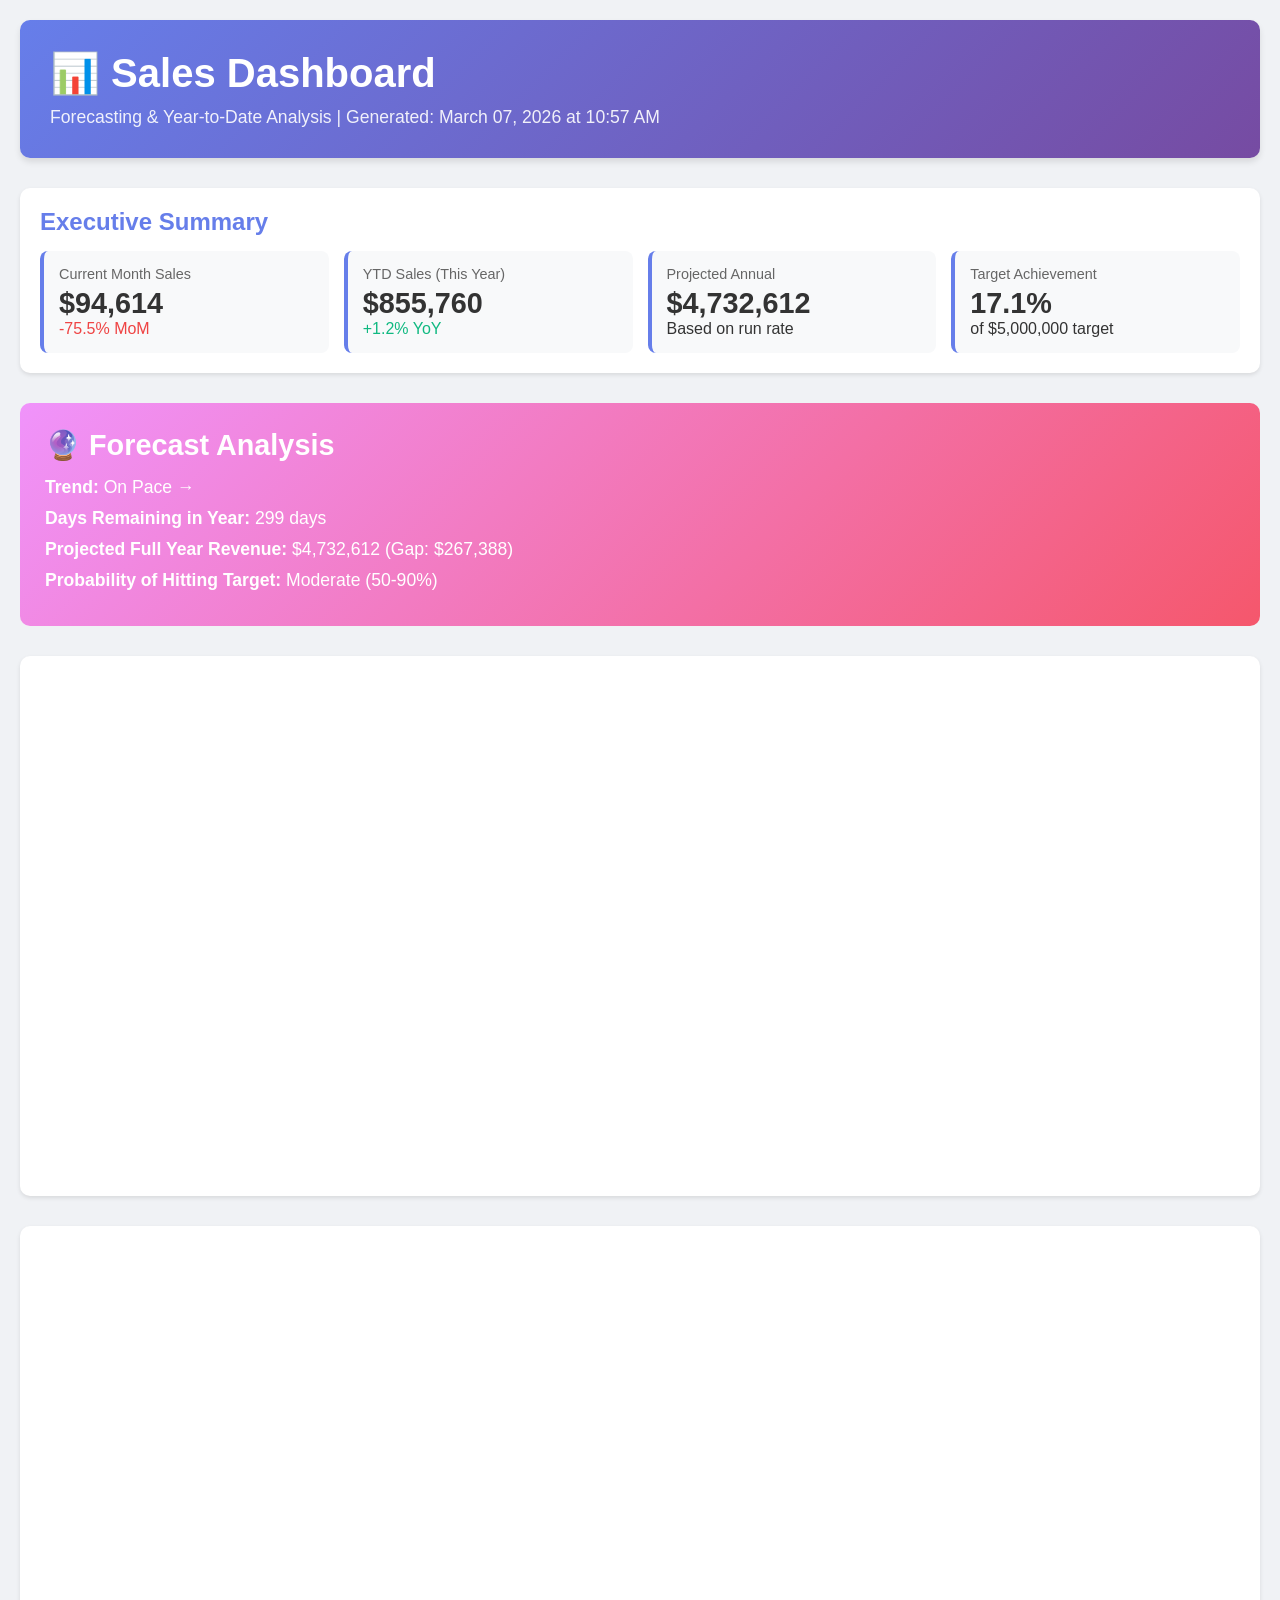
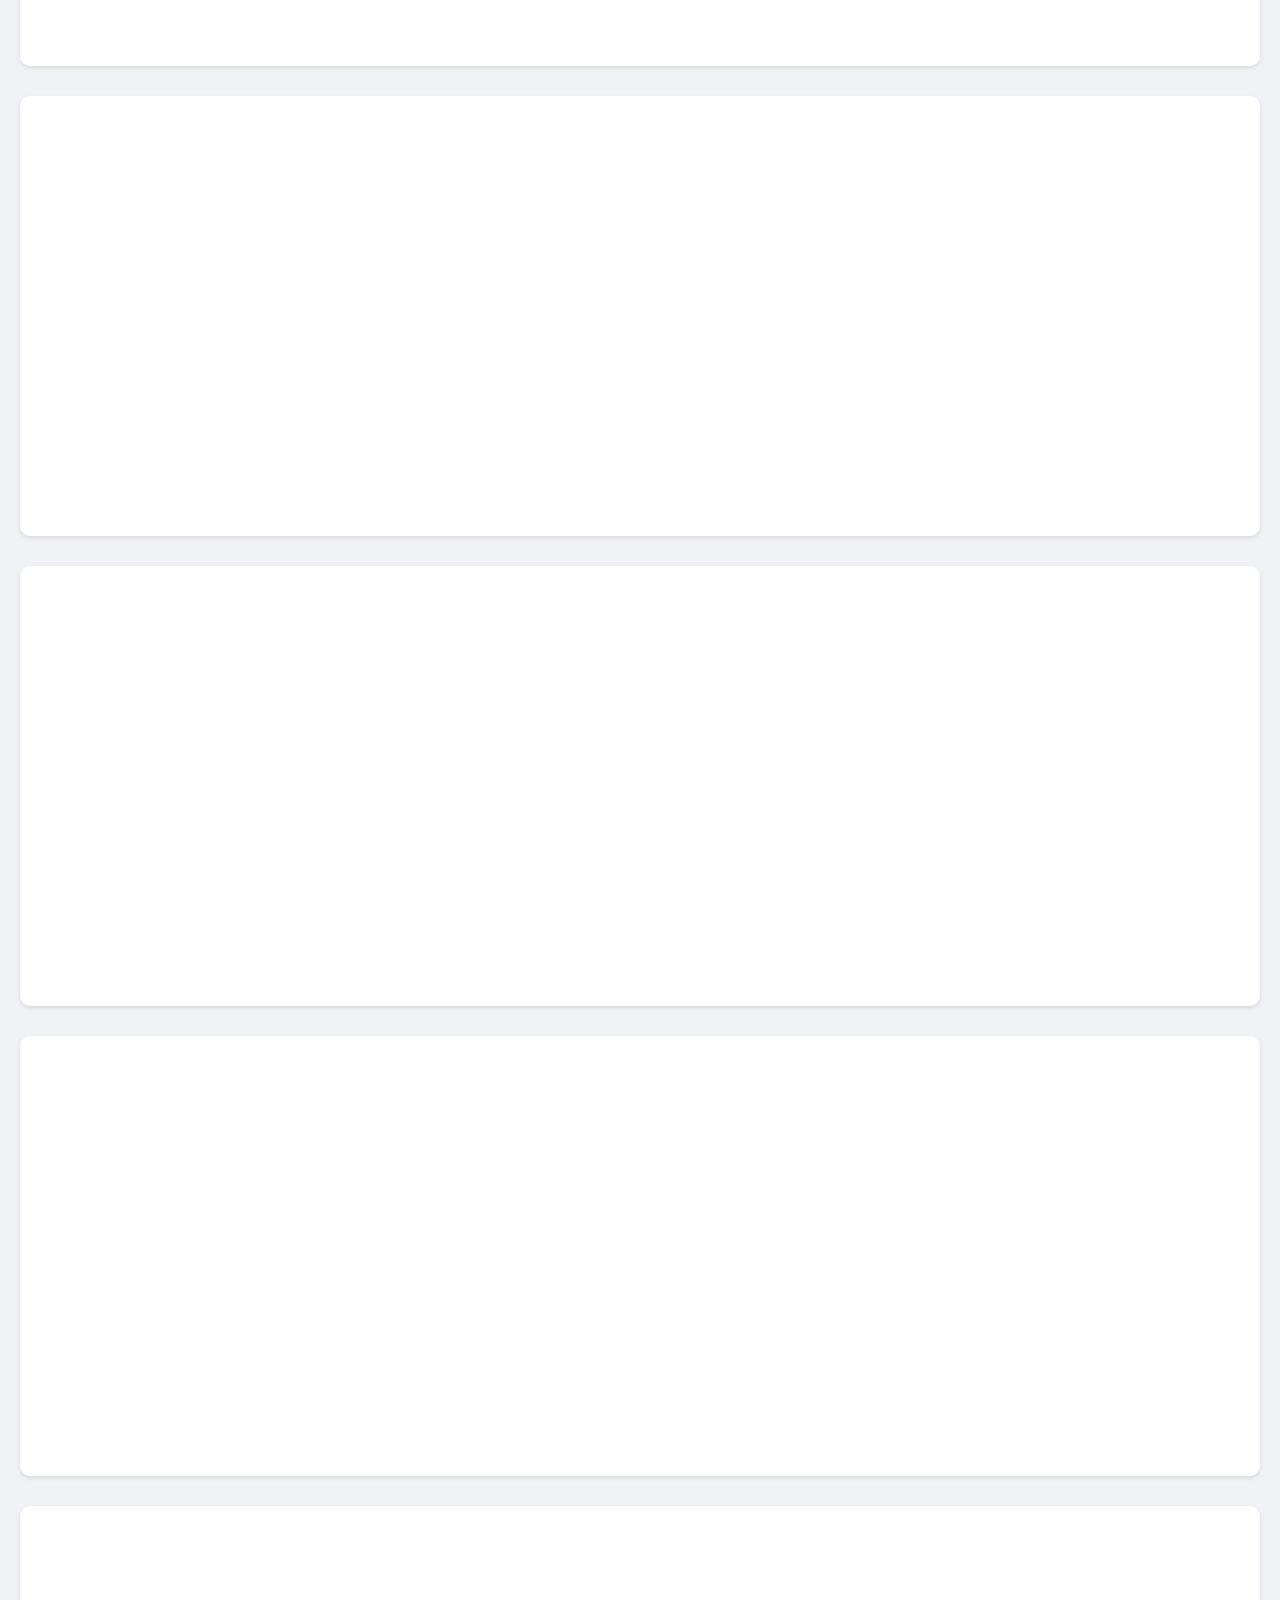
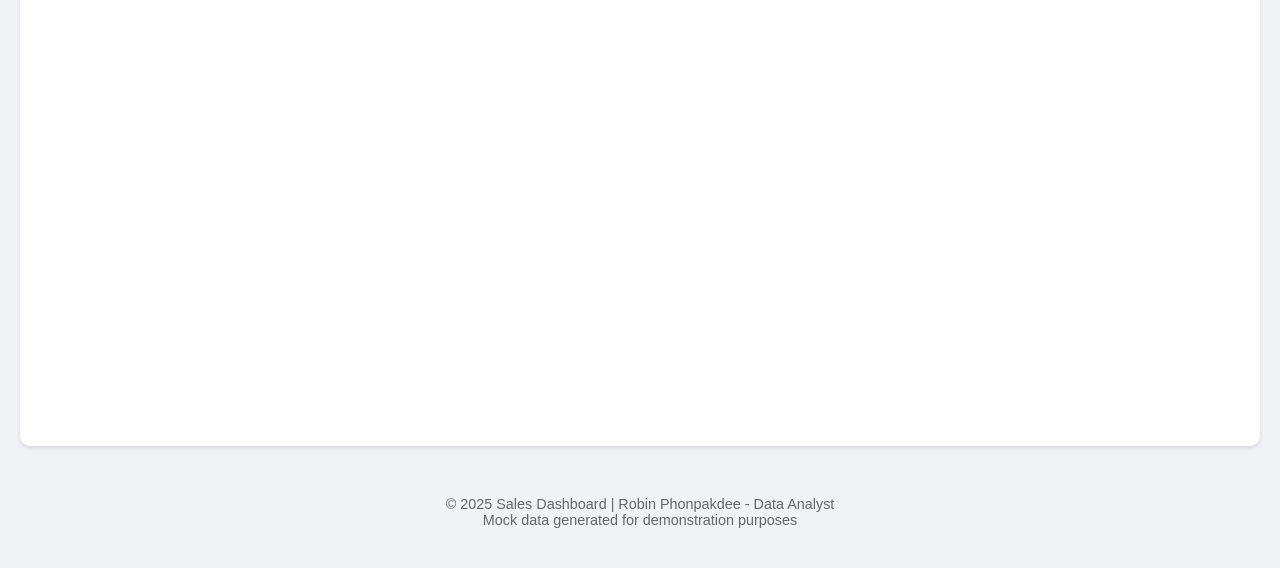
<file: sales_dashboard.html>
<!DOCTYPE html>
<html lang="en">
<head>
    <meta charset="UTF-8">
    <meta name="viewport" content="width=device-width, initial-scale=1.0">
    <title>Sales Dashboard - Forecasting & YTD Analysis</title>
    <style>
        * {
            margin: 0;
            padding: 0;
            box-sizing: border-box;
        }

        body {
            font-family: -apple-system, BlinkMacSystemFont, 'Segoe UI', Roboto, sans-serif;
            background: #f0f2f5;
            color: #333;
            padding: 20px;
        }

        .header {
            background: linear-gradient(135deg, #667eea 0%, #764ba2 100%);
            color: white;
            padding: 30px;
            border-radius: 10px;
            margin-bottom: 30px;
            box-shadow: 0 4px 6px rgba(0,0,0,0.1);
        }

        .header h1 {
            font-size: 2.5rem;
            margin-bottom: 10px;
        }

        .header p {
            font-size: 1.1rem;
            opacity: 0.9;
        }

        .summary-box {
            background: white;
            padding: 20px;
            border-radius: 10px;
            margin-bottom: 30px;
            box-shadow: 0 2px 4px rgba(0,0,0,0.1);
        }

        .summary-box h2 {
            color: #667eea;
            margin-bottom: 15px;
            font-size: 1.5rem;
        }

        .kpi-grid {
            display: grid;
            grid-template-columns: repeat(auto-fit, minmax(200px, 1fr));
            gap: 15px;
            margin-top: 15px;
        }

        .kpi-card {
            background: #f8f9fa;
            padding: 15px;
            border-radius: 8px;
            border-left: 4px solid #667eea;
        }

        .kpi-label {
            font-size: 0.9rem;
            color: #666;
            margin-bottom: 5px;
        }

        .kpi-value {
            font-size: 1.8rem;
            font-weight: bold;
            color: #333;
        }

        .positive {
            color: #10b981;
        }

        .negative {
            color: #ef4444;
        }

        .chart-container {
            background: white;
            padding: 20px;
            border-radius: 10px;
            margin-bottom: 30px;
            box-shadow: 0 2px 4px rgba(0,0,0,0.1);
        }

        .forecast-box {
            background: linear-gradient(135deg, #f093fb 0%, #f5576c 100%);
            color: white;
            padding: 25px;
            border-radius: 10px;
            margin-bottom: 30px;
        }

        .forecast-box h2 {
            font-size: 1.8rem;
            margin-bottom: 15px;
        }

        .forecast-item {
            margin: 10px 0;
            font-size: 1.1rem;
        }

        .footer {
            text-align: center;
            padding: 20px;
            color: #666;
            font-size: 0.9rem;
        }
    </style>
</head>
<body>
    <div class="header">
        <h1>📊 Sales Dashboard</h1>
        <p>Forecasting & Year-to-Date Analysis | Generated: March 07, 2026 at 10:57 AM</p>
    </div>

    <div class="summary-box">
        <h2>Executive Summary</h2>
        <div class="kpi-grid">
            <div class="kpi-card">
                <div class="kpi-label">Current Month Sales</div>
                <div class="kpi-value">$94,614</div>
                <div class="negative">-75.5% MoM</div>
            </div>
            <div class="kpi-card">
                <div class="kpi-label">YTD Sales (This Year)</div>
                <div class="kpi-value">$855,760</div>
                <div class="positive">+1.2% YoY</div>
            </div>
            <div class="kpi-card">
                <div class="kpi-label">Projected Annual</div>
                <div class="kpi-value">$4,732,612</div>
                <div>Based on run rate</div>
            </div>
            <div class="kpi-card">
                <div class="kpi-label">Target Achievement</div>
                <div class="kpi-value">17.1%</div>
                <div>of $5,000,000 target</div>
            </div>
        </div>
    </div>

    <div class="forecast-box">
        <h2>🔮 Forecast Analysis</h2>
        <div class="forecast-item">
            <strong>Trend:</strong> On Pace →
        </div>
        <div class="forecast-item">
            <strong>Days Remaining in Year:</strong> 299 days
        </div>
        <div class="forecast-item">
            <strong>Projected Full Year Revenue:</strong> $4,732,612
             (Gap: $267,388)
        </div>
        <div class="forecast-item">
            <strong>Probability of Hitting Target:</strong> Moderate (50-90%)
        </div>
    </div>

    <div class="chart-container">
        <html>
<head><meta charset="utf-8" /></head>
<body>
    <div>                        <script>window.PlotlyConfig = {MathJaxConfig: 'local'};</script>
        <script charset="utf-8" src="https://cdn.plot.ly/plotly-3.4.0.min.js" integrity="sha256-KEmPoupLpFyGMyGAiOsiNDbKDKAvxXAn/W+oQa0ZAfk=" crossorigin="anonymous"></script>                <div id="kpi" class="plotly-graph-div" style="height:500px; width:100%;"></div>            <script>                window.PLOTLYENV=window.PLOTLYENV || {};                                if (document.getElementById("kpi")) {                    Plotly.newPlot(                        "kpi",                        [{"delta":{"reference":385711.6699999999,"relative":true,"valueformat":".1%"},"mode":"number+delta","number":{"prefix":"$","valueformat":",.0f"},"value":94613.71999999999,"type":"indicator","domain":{"x":[0.0,0.2125],"y":[0.625,1.0]}},{"mode":"number","number":{"prefix":"$","valueformat":",.0f"},"value":855760.02,"type":"indicator","domain":{"x":[0.2625,0.475],"y":[0.625,1.0]}},{"delta":{"reference":0,"relative":false},"mode":"number+delta","number":{"suffix":"%","valueformat":".1f"},"value":1.155827288178612,"type":"indicator","domain":{"x":[0.525,0.7375],"y":[0.625,1.0]}},{"delta":{"reference":18.08219178082192,"relative":false},"gauge":{"axis":{"range":[0,100]},"bar":{"color":"orange"},"threshold":{"line":{"color":"red","width":4},"thickness":0.75,"value":18.08219178082192}},"mode":"gauge+number+delta","number":{"suffix":"%","valueformat":".1f"},"value":17.1152004,"type":"indicator","domain":{"x":[0.7875,1.0],"y":[0.625,1.0]}},{"delta":{"reference":5000000,"relative":false,"valueformat":"$,.0f"},"mode":"number+delta","number":{"prefix":"$","valueformat":",.0f"},"value":4732612.231818181,"type":"indicator","domain":{"x":[0.0,0.2125],"y":[0.0,0.375]}},{"mode":"number","number":{"suffix":" days"},"value":299,"type":"indicator","domain":{"x":[0.2625,0.475],"y":[0.0,0.375]}},{"mode":"number","number":{"prefix":"$","valueformat":",.0f"},"value":4732612.231818181,"type":"indicator","domain":{"x":[0.525,0.7375],"y":[0.0,0.375]}},{"mode":"number","number":{"suffix":"%","valueformat":"+.1f"},"title":{"text":"On Pace →"},"value":-0.9669913808219199,"type":"indicator","domain":{"x":[0.7875,1.0],"y":[0.0,0.375]}}],                        {"template":{"data":{"histogram2dcontour":[{"type":"histogram2dcontour","colorbar":{"outlinewidth":0,"ticks":""},"colorscale":[[0.0,"#0d0887"],[0.1111111111111111,"#46039f"],[0.2222222222222222,"#7201a8"],[0.3333333333333333,"#9c179e"],[0.4444444444444444,"#bd3786"],[0.5555555555555556,"#d8576b"],[0.6666666666666666,"#ed7953"],[0.7777777777777778,"#fb9f3a"],[0.8888888888888888,"#fdca26"],[1.0,"#f0f921"]]}],"choropleth":[{"type":"choropleth","colorbar":{"outlinewidth":0,"ticks":""}}],"histogram2d":[{"type":"histogram2d","colorbar":{"outlinewidth":0,"ticks":""},"colorscale":[[0.0,"#0d0887"],[0.1111111111111111,"#46039f"],[0.2222222222222222,"#7201a8"],[0.3333333333333333,"#9c179e"],[0.4444444444444444,"#bd3786"],[0.5555555555555556,"#d8576b"],[0.6666666666666666,"#ed7953"],[0.7777777777777778,"#fb9f3a"],[0.8888888888888888,"#fdca26"],[1.0,"#f0f921"]]}],"heatmap":[{"type":"heatmap","colorbar":{"outlinewidth":0,"ticks":""},"colorscale":[[0.0,"#0d0887"],[0.1111111111111111,"#46039f"],[0.2222222222222222,"#7201a8"],[0.3333333333333333,"#9c179e"],[0.4444444444444444,"#bd3786"],[0.5555555555555556,"#d8576b"],[0.6666666666666666,"#ed7953"],[0.7777777777777778,"#fb9f3a"],[0.8888888888888888,"#fdca26"],[1.0,"#f0f921"]]}],"contourcarpet":[{"type":"contourcarpet","colorbar":{"outlinewidth":0,"ticks":""}}],"contour":[{"type":"contour","colorbar":{"outlinewidth":0,"ticks":""},"colorscale":[[0.0,"#0d0887"],[0.1111111111111111,"#46039f"],[0.2222222222222222,"#7201a8"],[0.3333333333333333,"#9c179e"],[0.4444444444444444,"#bd3786"],[0.5555555555555556,"#d8576b"],[0.6666666666666666,"#ed7953"],[0.7777777777777778,"#fb9f3a"],[0.8888888888888888,"#fdca26"],[1.0,"#f0f921"]]}],"surface":[{"type":"surface","colorbar":{"outlinewidth":0,"ticks":""},"colorscale":[[0.0,"#0d0887"],[0.1111111111111111,"#46039f"],[0.2222222222222222,"#7201a8"],[0.3333333333333333,"#9c179e"],[0.4444444444444444,"#bd3786"],[0.5555555555555556,"#d8576b"],[0.6666666666666666,"#ed7953"],[0.7777777777777778,"#fb9f3a"],[0.8888888888888888,"#fdca26"],[1.0,"#f0f921"]]}],"mesh3d":[{"type":"mesh3d","colorbar":{"outlinewidth":0,"ticks":""}}],"scatter":[{"fillpattern":{"fillmode":"overlay","size":10,"solidity":0.2},"type":"scatter"}],"parcoords":[{"type":"parcoords","line":{"colorbar":{"outlinewidth":0,"ticks":""}}}],"scatterpolargl":[{"type":"scatterpolargl","marker":{"colorbar":{"outlinewidth":0,"ticks":""}}}],"bar":[{"error_x":{"color":"#2a3f5f"},"error_y":{"color":"#2a3f5f"},"marker":{"line":{"color":"#E5ECF6","width":0.5},"pattern":{"fillmode":"overlay","size":10,"solidity":0.2}},"type":"bar"}],"scattergeo":[{"type":"scattergeo","marker":{"colorbar":{"outlinewidth":0,"ticks":""}}}],"scatterpolar":[{"type":"scatterpolar","marker":{"colorbar":{"outlinewidth":0,"ticks":""}}}],"histogram":[{"marker":{"pattern":{"fillmode":"overlay","size":10,"solidity":0.2}},"type":"histogram"}],"scattergl":[{"type":"scattergl","marker":{"colorbar":{"outlinewidth":0,"ticks":""}}}],"scatter3d":[{"type":"scatter3d","line":{"colorbar":{"outlinewidth":0,"ticks":""}},"marker":{"colorbar":{"outlinewidth":0,"ticks":""}}}],"scattermap":[{"type":"scattermap","marker":{"colorbar":{"outlinewidth":0,"ticks":""}}}],"scattermapbox":[{"type":"scattermapbox","marker":{"colorbar":{"outlinewidth":0,"ticks":""}}}],"scatterternary":[{"type":"scatterternary","marker":{"colorbar":{"outlinewidth":0,"ticks":""}}}],"scattercarpet":[{"type":"scattercarpet","marker":{"colorbar":{"outlinewidth":0,"ticks":""}}}],"carpet":[{"aaxis":{"endlinecolor":"#2a3f5f","gridcolor":"white","linecolor":"white","minorgridcolor":"white","startlinecolor":"#2a3f5f"},"baxis":{"endlinecolor":"#2a3f5f","gridcolor":"white","linecolor":"white","minorgridcolor":"white","startlinecolor":"#2a3f5f"},"type":"carpet"}],"table":[{"cells":{"fill":{"color":"#EBF0F8"},"line":{"color":"white"}},"header":{"fill":{"color":"#C8D4E3"},"line":{"color":"white"}},"type":"table"}],"barpolar":[{"marker":{"line":{"color":"#E5ECF6","width":0.5},"pattern":{"fillmode":"overlay","size":10,"solidity":0.2}},"type":"barpolar"}],"pie":[{"automargin":true,"type":"pie"}]},"layout":{"autotypenumbers":"strict","colorway":["#636efa","#EF553B","#00cc96","#ab63fa","#FFA15A","#19d3f3","#FF6692","#B6E880","#FF97FF","#FECB52"],"font":{"color":"#2a3f5f"},"hovermode":"closest","hoverlabel":{"align":"left"},"paper_bgcolor":"white","plot_bgcolor":"#E5ECF6","polar":{"bgcolor":"#E5ECF6","angularaxis":{"gridcolor":"white","linecolor":"white","ticks":""},"radialaxis":{"gridcolor":"white","linecolor":"white","ticks":""}},"ternary":{"bgcolor":"#E5ECF6","aaxis":{"gridcolor":"white","linecolor":"white","ticks":""},"baxis":{"gridcolor":"white","linecolor":"white","ticks":""},"caxis":{"gridcolor":"white","linecolor":"white","ticks":""}},"coloraxis":{"colorbar":{"outlinewidth":0,"ticks":""}},"colorscale":{"sequential":[[0.0,"#0d0887"],[0.1111111111111111,"#46039f"],[0.2222222222222222,"#7201a8"],[0.3333333333333333,"#9c179e"],[0.4444444444444444,"#bd3786"],[0.5555555555555556,"#d8576b"],[0.6666666666666666,"#ed7953"],[0.7777777777777778,"#fb9f3a"],[0.8888888888888888,"#fdca26"],[1.0,"#f0f921"]],"sequentialminus":[[0.0,"#0d0887"],[0.1111111111111111,"#46039f"],[0.2222222222222222,"#7201a8"],[0.3333333333333333,"#9c179e"],[0.4444444444444444,"#bd3786"],[0.5555555555555556,"#d8576b"],[0.6666666666666666,"#ed7953"],[0.7777777777777778,"#fb9f3a"],[0.8888888888888888,"#fdca26"],[1.0,"#f0f921"]],"diverging":[[0,"#8e0152"],[0.1,"#c51b7d"],[0.2,"#de77ae"],[0.3,"#f1b6da"],[0.4,"#fde0ef"],[0.5,"#f7f7f7"],[0.6,"#e6f5d0"],[0.7,"#b8e186"],[0.8,"#7fbc41"],[0.9,"#4d9221"],[1,"#276419"]]},"xaxis":{"gridcolor":"white","linecolor":"white","ticks":"","title":{"standoff":15},"zerolinecolor":"white","automargin":true,"zerolinewidth":2},"yaxis":{"gridcolor":"white","linecolor":"white","ticks":"","title":{"standoff":15},"zerolinecolor":"white","automargin":true,"zerolinewidth":2},"scene":{"xaxis":{"backgroundcolor":"#E5ECF6","gridcolor":"white","linecolor":"white","showbackground":true,"ticks":"","zerolinecolor":"white","gridwidth":2},"yaxis":{"backgroundcolor":"#E5ECF6","gridcolor":"white","linecolor":"white","showbackground":true,"ticks":"","zerolinecolor":"white","gridwidth":2},"zaxis":{"backgroundcolor":"#E5ECF6","gridcolor":"white","linecolor":"white","showbackground":true,"ticks":"","zerolinecolor":"white","gridwidth":2}},"shapedefaults":{"line":{"color":"#2a3f5f"}},"annotationdefaults":{"arrowcolor":"#2a3f5f","arrowhead":0,"arrowwidth":1},"geo":{"bgcolor":"white","landcolor":"#E5ECF6","subunitcolor":"white","showland":true,"showlakes":true,"lakecolor":"white"},"title":{"x":0.05},"mapbox":{"style":"light"}}},"annotations":[{"font":{"size":16},"showarrow":false,"text":"Current Month Sales","x":0.10625,"xanchor":"center","xref":"paper","y":1.0,"yanchor":"bottom","yref":"paper"},{"font":{"size":16},"showarrow":false,"text":"YTD Sales (This Year)","x":0.36875,"xanchor":"center","xref":"paper","y":1.0,"yanchor":"bottom","yref":"paper"},{"font":{"size":16},"showarrow":false,"text":"YTD Growth %","x":0.6312500000000001,"xanchor":"center","xref":"paper","y":1.0,"yanchor":"bottom","yref":"paper"},{"font":{"size":16},"showarrow":false,"text":"Target Achievement","x":0.89375,"xanchor":"center","xref":"paper","y":1.0,"yanchor":"bottom","yref":"paper"},{"font":{"size":16},"showarrow":false,"text":"Projected Annual","x":0.10625,"xanchor":"center","xref":"paper","y":0.375,"yanchor":"bottom","yref":"paper"},{"font":{"size":16},"showarrow":false,"text":"Days Remaining","x":0.36875,"xanchor":"center","xref":"paper","y":0.375,"yanchor":"bottom","yref":"paper"},{"font":{"size":16},"showarrow":false,"text":"Run Rate","x":0.6312500000000001,"xanchor":"center","xref":"paper","y":0.375,"yanchor":"bottom","yref":"paper"},{"font":{"size":16},"showarrow":false,"text":"Trend Status","x":0.89375,"xanchor":"center","xref":"paper","y":0.375,"yanchor":"bottom","yref":"paper"}],"margin":{"l":20,"r":20,"t":60,"b":20},"height":500,"paper_bgcolor":"#f8f9fa"},                        {"responsive": true}                    )                };            </script>        </div>
</body>
</html>
    </div>

    <div class="chart-container">
        <html>
<head><meta charset="utf-8" /></head>
<body>
    <div>                            <div id="ytd_comparison" class="plotly-graph-div" style="height:400px; width:100%;"></div>            <script>                window.PLOTLYENV=window.PLOTLYENV || {};                                if (document.getElementById("ytd_comparison")) {                    Plotly.newPlot(                        "ytd_comparison",                        [{"marker":{"color":"lightblue"},"name":"2025 YTD","x":[1,2,3],"y":{"dtype":"f8","bdata":"pHA9CtrKFkHhehSuHREWQQAAAAAAGvtA"},"type":"bar"},{"marker":{"color":"darkblue"},"name":"2026 YTD","x":[1,2,3],"y":{"dtype":"f8","bdata":"UrgehSrqFkHhehSuvooXQVK4HoVbGfdA"},"type":"bar"}],                        {"template":{"data":{"barpolar":[{"marker":{"line":{"color":"white","width":0.5},"pattern":{"fillmode":"overlay","size":10,"solidity":0.2}},"type":"barpolar"}],"bar":[{"error_x":{"color":"#2a3f5f"},"error_y":{"color":"#2a3f5f"},"marker":{"line":{"color":"white","width":0.5},"pattern":{"fillmode":"overlay","size":10,"solidity":0.2}},"type":"bar"}],"carpet":[{"aaxis":{"endlinecolor":"#2a3f5f","gridcolor":"#C8D4E3","linecolor":"#C8D4E3","minorgridcolor":"#C8D4E3","startlinecolor":"#2a3f5f"},"baxis":{"endlinecolor":"#2a3f5f","gridcolor":"#C8D4E3","linecolor":"#C8D4E3","minorgridcolor":"#C8D4E3","startlinecolor":"#2a3f5f"},"type":"carpet"}],"choropleth":[{"colorbar":{"outlinewidth":0,"ticks":""},"type":"choropleth"}],"contourcarpet":[{"colorbar":{"outlinewidth":0,"ticks":""},"type":"contourcarpet"}],"contour":[{"colorbar":{"outlinewidth":0,"ticks":""},"colorscale":[[0.0,"#0d0887"],[0.1111111111111111,"#46039f"],[0.2222222222222222,"#7201a8"],[0.3333333333333333,"#9c179e"],[0.4444444444444444,"#bd3786"],[0.5555555555555556,"#d8576b"],[0.6666666666666666,"#ed7953"],[0.7777777777777778,"#fb9f3a"],[0.8888888888888888,"#fdca26"],[1.0,"#f0f921"]],"type":"contour"}],"heatmap":[{"colorbar":{"outlinewidth":0,"ticks":""},"colorscale":[[0.0,"#0d0887"],[0.1111111111111111,"#46039f"],[0.2222222222222222,"#7201a8"],[0.3333333333333333,"#9c179e"],[0.4444444444444444,"#bd3786"],[0.5555555555555556,"#d8576b"],[0.6666666666666666,"#ed7953"],[0.7777777777777778,"#fb9f3a"],[0.8888888888888888,"#fdca26"],[1.0,"#f0f921"]],"type":"heatmap"}],"histogram2dcontour":[{"colorbar":{"outlinewidth":0,"ticks":""},"colorscale":[[0.0,"#0d0887"],[0.1111111111111111,"#46039f"],[0.2222222222222222,"#7201a8"],[0.3333333333333333,"#9c179e"],[0.4444444444444444,"#bd3786"],[0.5555555555555556,"#d8576b"],[0.6666666666666666,"#ed7953"],[0.7777777777777778,"#fb9f3a"],[0.8888888888888888,"#fdca26"],[1.0,"#f0f921"]],"type":"histogram2dcontour"}],"histogram2d":[{"colorbar":{"outlinewidth":0,"ticks":""},"colorscale":[[0.0,"#0d0887"],[0.1111111111111111,"#46039f"],[0.2222222222222222,"#7201a8"],[0.3333333333333333,"#9c179e"],[0.4444444444444444,"#bd3786"],[0.5555555555555556,"#d8576b"],[0.6666666666666666,"#ed7953"],[0.7777777777777778,"#fb9f3a"],[0.8888888888888888,"#fdca26"],[1.0,"#f0f921"]],"type":"histogram2d"}],"histogram":[{"marker":{"pattern":{"fillmode":"overlay","size":10,"solidity":0.2}},"type":"histogram"}],"mesh3d":[{"colorbar":{"outlinewidth":0,"ticks":""},"type":"mesh3d"}],"parcoords":[{"line":{"colorbar":{"outlinewidth":0,"ticks":""}},"type":"parcoords"}],"pie":[{"automargin":true,"type":"pie"}],"scatter3d":[{"line":{"colorbar":{"outlinewidth":0,"ticks":""}},"marker":{"colorbar":{"outlinewidth":0,"ticks":""}},"type":"scatter3d"}],"scattercarpet":[{"marker":{"colorbar":{"outlinewidth":0,"ticks":""}},"type":"scattercarpet"}],"scattergeo":[{"marker":{"colorbar":{"outlinewidth":0,"ticks":""}},"type":"scattergeo"}],"scattergl":[{"marker":{"colorbar":{"outlinewidth":0,"ticks":""}},"type":"scattergl"}],"scattermapbox":[{"marker":{"colorbar":{"outlinewidth":0,"ticks":""}},"type":"scattermapbox"}],"scattermap":[{"marker":{"colorbar":{"outlinewidth":0,"ticks":""}},"type":"scattermap"}],"scatterpolargl":[{"marker":{"colorbar":{"outlinewidth":0,"ticks":""}},"type":"scatterpolargl"}],"scatterpolar":[{"marker":{"colorbar":{"outlinewidth":0,"ticks":""}},"type":"scatterpolar"}],"scatter":[{"fillpattern":{"fillmode":"overlay","size":10,"solidity":0.2},"type":"scatter"}],"scatterternary":[{"marker":{"colorbar":{"outlinewidth":0,"ticks":""}},"type":"scatterternary"}],"surface":[{"colorbar":{"outlinewidth":0,"ticks":""},"colorscale":[[0.0,"#0d0887"],[0.1111111111111111,"#46039f"],[0.2222222222222222,"#7201a8"],[0.3333333333333333,"#9c179e"],[0.4444444444444444,"#bd3786"],[0.5555555555555556,"#d8576b"],[0.6666666666666666,"#ed7953"],[0.7777777777777778,"#fb9f3a"],[0.8888888888888888,"#fdca26"],[1.0,"#f0f921"]],"type":"surface"}],"table":[{"cells":{"fill":{"color":"#EBF0F8"},"line":{"color":"white"}},"header":{"fill":{"color":"#C8D4E3"},"line":{"color":"white"}},"type":"table"}]},"layout":{"annotationdefaults":{"arrowcolor":"#2a3f5f","arrowhead":0,"arrowwidth":1},"autotypenumbers":"strict","coloraxis":{"colorbar":{"outlinewidth":0,"ticks":""}},"colorscale":{"diverging":[[0,"#8e0152"],[0.1,"#c51b7d"],[0.2,"#de77ae"],[0.3,"#f1b6da"],[0.4,"#fde0ef"],[0.5,"#f7f7f7"],[0.6,"#e6f5d0"],[0.7,"#b8e186"],[0.8,"#7fbc41"],[0.9,"#4d9221"],[1,"#276419"]],"sequential":[[0.0,"#0d0887"],[0.1111111111111111,"#46039f"],[0.2222222222222222,"#7201a8"],[0.3333333333333333,"#9c179e"],[0.4444444444444444,"#bd3786"],[0.5555555555555556,"#d8576b"],[0.6666666666666666,"#ed7953"],[0.7777777777777778,"#fb9f3a"],[0.8888888888888888,"#fdca26"],[1.0,"#f0f921"]],"sequentialminus":[[0.0,"#0d0887"],[0.1111111111111111,"#46039f"],[0.2222222222222222,"#7201a8"],[0.3333333333333333,"#9c179e"],[0.4444444444444444,"#bd3786"],[0.5555555555555556,"#d8576b"],[0.6666666666666666,"#ed7953"],[0.7777777777777778,"#fb9f3a"],[0.8888888888888888,"#fdca26"],[1.0,"#f0f921"]]},"colorway":["#636efa","#EF553B","#00cc96","#ab63fa","#FFA15A","#19d3f3","#FF6692","#B6E880","#FF97FF","#FECB52"],"font":{"color":"#2a3f5f"},"geo":{"bgcolor":"white","lakecolor":"white","landcolor":"white","showlakes":true,"showland":true,"subunitcolor":"#C8D4E3"},"hoverlabel":{"align":"left"},"hovermode":"closest","mapbox":{"style":"light"},"paper_bgcolor":"white","plot_bgcolor":"white","polar":{"angularaxis":{"gridcolor":"#EBF0F8","linecolor":"#EBF0F8","ticks":""},"bgcolor":"white","radialaxis":{"gridcolor":"#EBF0F8","linecolor":"#EBF0F8","ticks":""}},"scene":{"xaxis":{"backgroundcolor":"white","gridcolor":"#DFE8F3","gridwidth":2,"linecolor":"#EBF0F8","showbackground":true,"ticks":"","zerolinecolor":"#EBF0F8"},"yaxis":{"backgroundcolor":"white","gridcolor":"#DFE8F3","gridwidth":2,"linecolor":"#EBF0F8","showbackground":true,"ticks":"","zerolinecolor":"#EBF0F8"},"zaxis":{"backgroundcolor":"white","gridcolor":"#DFE8F3","gridwidth":2,"linecolor":"#EBF0F8","showbackground":true,"ticks":"","zerolinecolor":"#EBF0F8"}},"shapedefaults":{"line":{"color":"#2a3f5f"}},"ternary":{"aaxis":{"gridcolor":"#DFE8F3","linecolor":"#A2B1C6","ticks":""},"baxis":{"gridcolor":"#DFE8F3","linecolor":"#A2B1C6","ticks":""},"bgcolor":"white","caxis":{"gridcolor":"#DFE8F3","linecolor":"#A2B1C6","ticks":""}},"title":{"x":0.05},"xaxis":{"automargin":true,"gridcolor":"#EBF0F8","linecolor":"#EBF0F8","ticks":"","title":{"standoff":15},"zerolinecolor":"#EBF0F8","zerolinewidth":2},"yaxis":{"automargin":true,"gridcolor":"#EBF0F8","linecolor":"#EBF0F8","ticks":"","title":{"standoff":15},"zerolinecolor":"#EBF0F8","zerolinewidth":2}}},"title":{"text":"YTD Monthly Comparison: This Year vs Last Year"},"xaxis":{"title":{"text":"Month"}},"yaxis":{"title":{"text":"Sales ($)"}},"barmode":"group","height":400},                        {"responsive": true}                    )                };            </script>        </div>
</body>
</html>
    </div>

    <div class="chart-container">
        <html>
<head><meta charset="utf-8" /></head>
<body>
    <div>                            <div id="cumulative" class="plotly-graph-div" style="height:400px; width:100%;"></div>            <script>                window.PLOTLYENV=window.PLOTLYENV || {};                                if (document.getElementById("cumulative")) {                    Plotly.newPlot(                        "cumulative",                        [{"line":{"color":"lightblue","width":3},"mode":"lines","name":"2025","x":{"dtype":"i4","bdata":"[base64]\u002fAAAAPwAAAD8AAAA\u002fAAAAPwAAAD8AAAA\u002fAAAAPwAAAD8AAABAAAAAQAAAAEAAAABAAAAAQAAAAEAAAABAAAAAQAAAAEEAAABBAAAAQQAAAEEAAABBAAAAQQAAAEEAAABBAAAAQQAAAEEAAABBAAAAQgAAAEIAAABCAAAAQgAAAEIAAABCAAAAQgAAAEIAAABCAAAA"},"y":{"dtype":"f8","bdata":"exSuR+EogEAUrkfheuyeQNejcD0K2KVACtejcH3uskDNzMzMTFyzQMP1KFxPdbZA2KNwPWobyUAL16NwXVXKQGdmZmZm6cpAr0fhepTGy0BnZmZmhm\u002fMQNejcD36ptJAH4XrUbhJ00BxPQrXc4vTQLkehetBQtpAXY\u002fC9WhQ3EAqXI\u002fCdUHeQAvXo3BtWd5AZ2ZmZgZ\u002f3kBcj8L1UBrgQAAAAACYVeJA9ihcj4qM5UCQwvUo1KvlQAEAAAAQ++VApXA9Cv8W5kAWrkfhKjDmQM7MzMzcW+ZA2KNwPcrn6EBJ4XoUjnHuQD8K16OQRe9A9yhcj6JP70B8FK5HveHwQFO4HoVDDvFAkML1KHRS8UABAAAA7JnxQFO4HoV\u002fnfFAkML1KEi38kAqXI\u002fClXTzQCpcj8IF2\u002fNApXA9CjcA9EA\u002fCtejNHr2QDUzMzMfpfZAxPUoXJ9290D3KFyP2oD3QLoehesduvdAaGZmZlbJ90A1MzMz\u002f1z4QFS4HoWbY\u002fhA2aNwPTqb+EBUuB6FR7z4QPgoXI86w\u002fhA+Chcj3Ks+UBej8L10DX6QH0Urkdh1fpAnJmZmWEe+0D4KFyPJm77QNmjcD2+4\u002ftAVLgehcPr+0DjehSuoyL8QEnhehQGAf9ASeF6FL5k\u002f0CvR+F6fN7\u002fQAAAAAA2OgBBUrgehbU\u002fAEGuR+F6tlAAQVyPwvVGXgBBXI\u002fC9VZuAEFcj8L17r4AQetRuB6bwQBB61G4Hi0BAUEUrkfhMroBQdejcD0AxQFBAAAAAGwOAkFmZmZmJlMCQSlcj8KVVQJBw\u002fUoXO1eAkGamZmZsWQCQbkehevPqgNBw\u002fUoXPvPA0G5HoXrzSMFQfYoXI\u002fYXgVB9ihcj7RoBUG5HoXrEXkFQR+F61EqmgZBPgrXo7SsBkE+Ctej2NsGQaRwPQqz5wZBUrgehaUKB0EfhetRFmgHQXsUrkcveQdB7FG4Hod\[base64]\u002fYLQdijcD0WCwxBIIXrUWgaDEE\u002fCtejgjQMQfcoXI9clQxBuh6F64HIDEGbmZmZv8wMQboehetn4QxB2aNwPaLkDEGwR+F6SvgMQWhmZmbW\[base64]\u002fCUSQbFH4XrmSxJB0MzMzLNdEkHvUbgeZ2ASQcb1KFyOZRJB2qNwPdl\[base64]\u002fFK5HKk4WQUIK16NwZhZBfxSuR8BxFkFCCtejanIWQUIK16OpeRZBYY\u002fC9dOBFkHwUbgeq5YWQS1cj8KAqhZB5XoUrlGsFkHRzMzMVLwWQahwPQrayhZBTOF6FMHNFkEP16NwCCwXQbNH4XroMBdBn5mZmbE0F0GpcD0KYWkXQRquR+GZaxdBJIXrUW+CF0GAFK5H6YcXQVe4HoX\u002f2BdB0szMzB7bF0FsZmZmCgwYQS9cj8KTHBhBWLgeheT\u002fGEF3PQrXdwAZQcn1KFxpNRlBRArXo\u002fpGGUFtZmZm9+sZQU7hehQz\u002fhlBEdejcJMFGkH9KFyPuAoaQU\[base64]\u002fC9VeiHEF3PQrXTqocQapwPQr2rhxB8lG4Hvi1HEFYuB6FKdIcQRuuR+Gf2BxB\[base64]\u002fcgQVa4HgWkASFBI4Xr0T8PIUGemZmZ+xghQZTC9Si9GiFBD9ejcAUcIUHco3A9cichQfsoXI9OMCFBiutROP84IUGemZkZO0khQQ\u002fXo3CsVSFB5noUrptWIUGK61G401ghQYAUrscxWyFBdj0K1zhcIUEkhevRdmMhQVe4HoXPdyFBQwrXoxGFIUEkhevRL4chQS5cj8Ix\u002fCFBV7geBR4DIkHmehQuEgQiQSOF61HFDSJB8FG4HuRiIkGK61G4DWkiQdyjcD3CayJB0szMTFhvIkGVwvWooYciQYvrUbh5iSJBWLgehcmiIkHnehSueqQiQapwPQoLrSJBL1yPQn6wIkEvXI9CQbEiQRuuR+EDySJBY4\u002fCdRvMIkHJ9Shc5s4iQbVH4fpG0yJB3qNwPSHUIkER16Nw8tQiQTBcj8I91SJBEdej8J7cIkHeo3A9Zf0iQb8ehWu0BiNByfUoXIkII0GgmZmZWwojQRHXo\[base64]\u002fHAJEFWuB4FnMIkQYnrUTh++CRBqHA9iub7JEF1PQpXYxMlQdujcD3wWCVBVrgeBflaJUFgj8L1r2MlQe9RuJ5\u002fZCVB71G4HrhlJUG8HoVrgYclQahwPYoWiyVBlML1KGCOJUEZrkfhfJIlQVa4HoVvlSVBfxSux3HCJUHRzMzML8MlQRmuR+G8\u002fyVBVrgehfUZJkHlehSufyYmQe9RuB63KiZBLFyPwj9LJkF0PQrX8lMmQbwehevKXSZBskfhelFjJkGocD2K4WYmQQQAAIAeaiZBx\u002fUo3PttJkGocD0KPncmQUIK1yMGhiZBI4XrUT6QJkHRzMxMrJYmQSOF61HxnCZB0czMzOKdJkFCCtcjbKUmQbNH4XrVsCZBvR6Fa0\u002fKJkEP16NwiNImQWtmZubH1iZBiutROBPiJkH7KFyPnOgmQdyjcD1b6yZB+yhcj5\u002f5JkG+HoVrIgEnQRDXo3AmCCdBTeF6lIUeJ0GfmZkZ2TknQXY9CleDPSdBvh6Fa54+J0FsZmZmfEUnQfsoXI\u002fjSidBJIXrUdtlJ0GpcD2KMGknQfsoXI+1iidB53oULg2cJ0HTzMxMEaEnQU7hepR2wSdBEdej8BTDJ0ER16PwzMknQQcAAADSzydBoZmZGbHQJ0Heo3C9SdMnQWOPwnUF7CdB6HoUrjL7J0ElhetRrf8nQZbC9SjPAChB6HoUrhFIKEFZuB6F60ooQRHXo\u002fDcdihBG65H4TCIKEHoehQuG7IoQXc9CleDtChBJYXrUcu3KEEvXI\u002fCMuAoQRuuR2Hq4ShBtUfhelDpKEGWwvWodz8pQU7hehQChClBgRSux9eWKUFij8J19JkpQfwoXI9htylB6HoULpK7KUElhevRH7wpQcn1KNw70SlB"},"type":"scatter"},{"line":{"color":"darkblue","width":3},"mode":"lines","name":"2026","x":{"dtype":"i4","bdata":"[base64]\u002fAAAAPwAAAD8AAAA\u002fAAAAPwAAAD8AAAA\u002fAAAAPwAAAD8AAABAAAAAQAAAAEAAAABAAAAAQAAAAEAAAABAAAAAQAAAAEAAAABAAAAAQQAAAEEAAABBAAAAQQAAAEEAAABBAAAAQQAAAEEAAABCAAAAQgAAAA=="},"y":{"dtype":"f8","bdata":"zczMzMzagEApXI\u002fC9ZvOQJqZmZl5Bc9AFa5H4Rqz1EBnZmZm5sbUQJDC9SjskNZApHA9Cse+1kAzMzMzg9\u002fWQOF6FK5XFNdAexSuR4El10DXo3A9WozXQClcj8Jl2NhAUrgehfta2UCQwvUoTHLcQBWuR+HSUuBAhutRuJ4B4UAL16NwZUrhQM7MzMwUqeFAm5mZmUEJ4kBej8L1uEniQM\u002fMzMwEX+NADNejcIVp40Bej8L1IJTjQPgoXI+qreNAQArXo4DP40CSwvUoRIvkQM\u002fMzMz0suRA2aNwPTq15UBUuB6Fu8TlQJHC9ShE1eVA7VG4HlWY50DjehSuB\[base64]\u002flAFK5H4Rqs+UCPwvUoqN\u002f7QB6F61EM4vtAKFyPwnHk+0CtR+F63BL8QDIzMzMjJvxAMjMzM7s+\u002fEC3HoXrxVD8QFG4HoXvffxAzMzMzLyN\u002fEA9Ctej7Jj8QD0K16NYzvxAKVyPwuHQ\u002fEAfhetReCn+QPYoXI\u002fqY\u002f5ASOF6FFLOAEEpXI\u002fCbdsAQY\u002fC9SgU6QBBZmZmZgzuAEFSuB6F5\[base64]\[base64]\u002fCzDEGgcD0KlbYMQehRuB6D1wxBq0fhekAUDUGrR+F6th4NQdSjcD0aSQ1Bl5mZmT0NDkH9\u002f\u002f\u002f\u002fVxcOQW49CteFXw5ByszMzKSYDkEwMzMzUZ4OQRyF61H+Sw9BJlyPws3RD0G1HoXrodUPQUThehQG7g9BonA9CqwDEEEnXI\u002fCLRQQQROuR+G+FxBBtx6F6wUfEEEdhetRzHcQQZiZmZk0fRBBE65H4bHTEEEnXI\u002fCJu0QQaxH4Xo98xBBOwrXo7KLEUHVo3A95YwRQelRuB5tkxFByszMzJuhEUFF4XoU9q8RQbYeheuh5RFBg+tRuDLqEUGsR+F6WkMSQSdcj8IeRRJBWo\u002fC9YHLEkHpUbgewN0SQbYehet\[base64]\u002fMUQf3\u002f\u002f\u002f9B+xRBMDMzM8AoFUG1HoXrOT0VQYzC9SgARxVBlpmZmcFbFUEbhetRCZYVQYzC9SglmBVBT7gehc6mFUHUo3A9yqgVQaFwPQprrxVBoXA9CmTAFUEH16NwDMMVQf3\u002f\u002f\u002f\u002fk1RVB6VG4HgrYFUFPuB6FVukVQaFwPQqqAhZBWY\u002fC9aoOFkGMwvUonxMWQVmPwvXvKhZBv\u002fUoXBIsFkGC61G4\u002f2MWQSZcj8IBaxZBReF6FAaVFkH9\u002f\u002f\u002f\u002fzb4WQYzC9SgMxBZBT7geheLHFkFPuB6FKuoWQaFwPQpTAxdBq0fheoELF0HzKFyP5yAXQZeZmZlmJhdByszMzJtPF0EwMzMzdmAXQSZcj8L+YxdB1KNwPWbnF0HoUbgeOPYXQd56FK5JFhhBY2ZmZhEgGEH9\u002f\u002f\u002f\u002fNyMYQd56FK4hJBhBtR6F64YxGEEwMzMz6zYYQW09CteraxhBROF6FKN3GEGWmZmZeZMYQb\[base64]\u002fUoXNfpG0FjZmZmJ+8bQUThehSLGhxBB9ejcLMbHEHKzMzMzDscQatH4Xp3gRxBgutRuLmPHEGMwvUohMUcQSZcj8JezBxBtR6F65LiHEG\u002f9Shcc+ccQXcUrkcjGR1Bv\u002fUoXD6THUFE4XoUyKAdQbUehetqpR1B6FG4HiSnHUEH16NwAK0dQehRuB56wh1BMDMzMybbHUEmXI\u002fCXuAdQfMoXI\u002f3\u002fx1BReF6FK4tHkGhcD0KVj4eQUXhehT+bR5BeBSuRwmQHkFuPQrXj6oeQf3\u002f\u002f\u002f9bux5Bq0fhel\u002fsHkFjZmZmK\u002fgeQaBwPQrn\[base64]\u002f\u002f9\u002f5YEhQW89CtfhiiFBMjMzs1GMIUEoXI\u002fCteQhQbceheuB6CFBE65HYYjsIUGYmZkZiPQhQVuPwnV++CFB6lG4nqT\u002fIUEnXI\u002fCkwAiQaxH4fqfAyJB6VG4HocRIkEmXI9C5RoiQUXhehRsMiJBT7gehdk2IkESrkfh8pAiQQjXo\u002fDi6CJBonA9inL6IkE8CtejzgMjQZiZmZmdBCNBtx6FawsmI0HWo3C9FikjQTwK1yNVLiNBmJmZmSc0I0FvPQrXyjsjQWVmZmZ6VCNB\u002f\u002f\u002f\u002f\u002fzdtI0EehevR6YQjQT0K16O1iCNBcD0KVwqQI0HhehQu2pEjQR6F69HBoCNBW4\u002fC9XCiI0HqUbieIKMjQYTrUThSrCNBMjMzs7TEI0G3HoXrdeIjQTwK16MO6iNBE65HYTH7I0FlZmbmMgEkQcvMzMwzUSRBrEfhep5TJEEnXI9CLmIkQTsK1yMjYyRBMTMzs\u002fhjJEGNwvWoamYkQbYehWuubyRB\u002fv\u002f\u002ff+FyJEHfehSu+9UkQTsK16PT1iRBWo\u002fCdX7YJEHLzMxMbN8kQQjXo3AGKiVBOwrXI38uJUGXmZmZnTYlQatH4foUOCVBeBSuR309JUFuPQpXOz4lQfMoXA+uYCVB8yhcD1aAJUGNwvWoF5slQRyF69HxmyVBEq5HYYjhJUHpUbge8+MlQf3\u002f\u002f3\[base64]\u002feUmQU24HoW46CZBQ+F6lFD5JkEkXI\u002fCvSknQcjMzMxXKidBlZmZmXQ6J0HnUbgeTDsnQdOjcL0vRydBgetRuAhIJ0ElXI9CSUonQdOjcL2YbydBi8L1KEmZJ0HxKFwPmZknQfv\u002f\u002f\u002f94vydB51G4nsrEJ0FiZmbmDNcnQfEoXA+K2SdBV4\u002fC9QDbJ0GfcD2KNt8nQYDrUbji5idBOArXI8rnJ0GA61G4wvgnQcjMzMzwNyhBqUfh+rQ4KEEF16NwEEUoQcjMzExpXChBn3A9CoBoKEFsPQrX13MoQalH4fo\u002fdyhByMzMTPKEKEEuMzOzV4goQS4zM7NwmChBdhSuR0uyKEGKwvUo57ooQXYUrke5\u002fShBgOtROKYZKUGA61E42BspQU24HgWdSilB0qNwPWtNKUH7\u002f\u002f\u002f\u002fNlUpQQXXo3AIWylBOArXI8xjKUGUmZmZUGYpQfr\u002f\u002f\u002f9UdilBnnA9isqHKUHbehSuwYgpQQTXo\u002fBFpylBvPUoXKazKUGoR+H61LkpQXUUrkdQySlB23oULojZKUFB4XoUNN0pQZ1wPYqB3ilBNwrXo6fqKUFqPQpXkhkqQbz1KNxwGypBnXA9CqAdKkE="},"type":"scatter"}],                        {"template":{"data":{"barpolar":[{"marker":{"line":{"color":"white","width":0.5},"pattern":{"fillmode":"overlay","size":10,"solidity":0.2}},"type":"barpolar"}],"bar":[{"error_x":{"color":"#2a3f5f"},"error_y":{"color":"#2a3f5f"},"marker":{"line":{"color":"white","width":0.5},"pattern":{"fillmode":"overlay","size":10,"solidity":0.2}},"type":"bar"}],"carpet":[{"aaxis":{"endlinecolor":"#2a3f5f","gridcolor":"#C8D4E3","linecolor":"#C8D4E3","minorgridcolor":"#C8D4E3","startlinecolor":"#2a3f5f"},"baxis":{"endlinecolor":"#2a3f5f","gridcolor":"#C8D4E3","linecolor":"#C8D4E3","minorgridcolor":"#C8D4E3","startlinecolor":"#2a3f5f"},"type":"carpet"}],"choropleth":[{"colorbar":{"outlinewidth":0,"ticks":""},"type":"choropleth"}],"contourcarpet":[{"colorbar":{"outlinewidth":0,"ticks":""},"type":"contourcarpet"}],"contour":[{"colorbar":{"outlinewidth":0,"ticks":""},"colorscale":[[0.0,"#0d0887"],[0.1111111111111111,"#46039f"],[0.2222222222222222,"#7201a8"],[0.3333333333333333,"#9c179e"],[0.4444444444444444,"#bd3786"],[0.5555555555555556,"#d8576b"],[0.6666666666666666,"#ed7953"],[0.7777777777777778,"#fb9f3a"],[0.8888888888888888,"#fdca26"],[1.0,"#f0f921"]],"type":"contour"}],"heatmap":[{"colorbar":{"outlinewidth":0,"ticks":""},"colorscale":[[0.0,"#0d0887"],[0.1111111111111111,"#46039f"],[0.2222222222222222,"#7201a8"],[0.3333333333333333,"#9c179e"],[0.4444444444444444,"#bd3786"],[0.5555555555555556,"#d8576b"],[0.6666666666666666,"#ed7953"],[0.7777777777777778,"#fb9f3a"],[0.8888888888888888,"#fdca26"],[1.0,"#f0f921"]],"type":"heatmap"}],"histogram2dcontour":[{"colorbar":{"outlinewidth":0,"ticks":""},"colorscale":[[0.0,"#0d0887"],[0.1111111111111111,"#46039f"],[0.2222222222222222,"#7201a8"],[0.3333333333333333,"#9c179e"],[0.4444444444444444,"#bd3786"],[0.5555555555555556,"#d8576b"],[0.6666666666666666,"#ed7953"],[0.7777777777777778,"#fb9f3a"],[0.8888888888888888,"#fdca26"],[1.0,"#f0f921"]],"type":"histogram2dcontour"}],"histogram2d":[{"colorbar":{"outlinewidth":0,"ticks":""},"colorscale":[[0.0,"#0d0887"],[0.1111111111111111,"#46039f"],[0.2222222222222222,"#7201a8"],[0.3333333333333333,"#9c179e"],[0.4444444444444444,"#bd3786"],[0.5555555555555556,"#d8576b"],[0.6666666666666666,"#ed7953"],[0.7777777777777778,"#fb9f3a"],[0.8888888888888888,"#fdca26"],[1.0,"#f0f921"]],"type":"histogram2d"}],"histogram":[{"marker":{"pattern":{"fillmode":"overlay","size":10,"solidity":0.2}},"type":"histogram"}],"mesh3d":[{"colorbar":{"outlinewidth":0,"ticks":""},"type":"mesh3d"}],"parcoords":[{"line":{"colorbar":{"outlinewidth":0,"ticks":""}},"type":"parcoords"}],"pie":[{"automargin":true,"type":"pie"}],"scatter3d":[{"line":{"colorbar":{"outlinewidth":0,"ticks":""}},"marker":{"colorbar":{"outlinewidth":0,"ticks":""}},"type":"scatter3d"}],"scattercarpet":[{"marker":{"colorbar":{"outlinewidth":0,"ticks":""}},"type":"scattercarpet"}],"scattergeo":[{"marker":{"colorbar":{"outlinewidth":0,"ticks":""}},"type":"scattergeo"}],"scattergl":[{"marker":{"colorbar":{"outlinewidth":0,"ticks":""}},"type":"scattergl"}],"scattermapbox":[{"marker":{"colorbar":{"outlinewidth":0,"ticks":""}},"type":"scattermapbox"}],"scattermap":[{"marker":{"colorbar":{"outlinewidth":0,"ticks":""}},"type":"scattermap"}],"scatterpolargl":[{"marker":{"colorbar":{"outlinewidth":0,"ticks":""}},"type":"scatterpolargl"}],"scatterpolar":[{"marker":{"colorbar":{"outlinewidth":0,"ticks":""}},"type":"scatterpolar"}],"scatter":[{"fillpattern":{"fillmode":"overlay","size":10,"solidity":0.2},"type":"scatter"}],"scatterternary":[{"marker":{"colorbar":{"outlinewidth":0,"ticks":""}},"type":"scatterternary"}],"surface":[{"colorbar":{"outlinewidth":0,"ticks":""},"colorscale":[[0.0,"#0d0887"],[0.1111111111111111,"#46039f"],[0.2222222222222222,"#7201a8"],[0.3333333333333333,"#9c179e"],[0.4444444444444444,"#bd3786"],[0.5555555555555556,"#d8576b"],[0.6666666666666666,"#ed7953"],[0.7777777777777778,"#fb9f3a"],[0.8888888888888888,"#fdca26"],[1.0,"#f0f921"]],"type":"surface"}],"table":[{"cells":{"fill":{"color":"#EBF0F8"},"line":{"color":"white"}},"header":{"fill":{"color":"#C8D4E3"},"line":{"color":"white"}},"type":"table"}]},"layout":{"annotationdefaults":{"arrowcolor":"#2a3f5f","arrowhead":0,"arrowwidth":1},"autotypenumbers":"strict","coloraxis":{"colorbar":{"outlinewidth":0,"ticks":""}},"colorscale":{"diverging":[[0,"#8e0152"],[0.1,"#c51b7d"],[0.2,"#de77ae"],[0.3,"#f1b6da"],[0.4,"#fde0ef"],[0.5,"#f7f7f7"],[0.6,"#e6f5d0"],[0.7,"#b8e186"],[0.8,"#7fbc41"],[0.9,"#4d9221"],[1,"#276419"]],"sequential":[[0.0,"#0d0887"],[0.1111111111111111,"#46039f"],[0.2222222222222222,"#7201a8"],[0.3333333333333333,"#9c179e"],[0.4444444444444444,"#bd3786"],[0.5555555555555556,"#d8576b"],[0.6666666666666666,"#ed7953"],[0.7777777777777778,"#fb9f3a"],[0.8888888888888888,"#fdca26"],[1.0,"#f0f921"]],"sequentialminus":[[0.0,"#0d0887"],[0.1111111111111111,"#46039f"],[0.2222222222222222,"#7201a8"],[0.3333333333333333,"#9c179e"],[0.4444444444444444,"#bd3786"],[0.5555555555555556,"#d8576b"],[0.6666666666666666,"#ed7953"],[0.7777777777777778,"#fb9f3a"],[0.8888888888888888,"#fdca26"],[1.0,"#f0f921"]]},"colorway":["#636efa","#EF553B","#00cc96","#ab63fa","#FFA15A","#19d3f3","#FF6692","#B6E880","#FF97FF","#FECB52"],"font":{"color":"#2a3f5f"},"geo":{"bgcolor":"white","lakecolor":"white","landcolor":"white","showlakes":true,"showland":true,"subunitcolor":"#C8D4E3"},"hoverlabel":{"align":"left"},"hovermode":"closest","mapbox":{"style":"light"},"paper_bgcolor":"white","plot_bgcolor":"white","polar":{"angularaxis":{"gridcolor":"#EBF0F8","linecolor":"#EBF0F8","ticks":""},"bgcolor":"white","radialaxis":{"gridcolor":"#EBF0F8","linecolor":"#EBF0F8","ticks":""}},"scene":{"xaxis":{"backgroundcolor":"white","gridcolor":"#DFE8F3","gridwidth":2,"linecolor":"#EBF0F8","showbackground":true,"ticks":"","zerolinecolor":"#EBF0F8"},"yaxis":{"backgroundcolor":"white","gridcolor":"#DFE8F3","gridwidth":2,"linecolor":"#EBF0F8","showbackground":true,"ticks":"","zerolinecolor":"#EBF0F8"},"zaxis":{"backgroundcolor":"white","gridcolor":"#DFE8F3","gridwidth":2,"linecolor":"#EBF0F8","showbackground":true,"ticks":"","zerolinecolor":"#EBF0F8"}},"shapedefaults":{"line":{"color":"#2a3f5f"}},"ternary":{"aaxis":{"gridcolor":"#DFE8F3","linecolor":"#A2B1C6","ticks":""},"baxis":{"gridcolor":"#DFE8F3","linecolor":"#A2B1C6","ticks":""},"bgcolor":"white","caxis":{"gridcolor":"#DFE8F3","linecolor":"#A2B1C6","ticks":""}},"title":{"x":0.05},"xaxis":{"automargin":true,"gridcolor":"#EBF0F8","linecolor":"#EBF0F8","ticks":"","title":{"standoff":15},"zerolinecolor":"#EBF0F8","zerolinewidth":2},"yaxis":{"automargin":true,"gridcolor":"#EBF0F8","linecolor":"#EBF0F8","ticks":"","title":{"standoff":15},"zerolinecolor":"#EBF0F8","zerolinewidth":2}}},"title":{"text":"Cumulative Revenue YTD: 2024 vs 2025"},"xaxis":{"title":{"text":"Day of Year"}},"yaxis":{"title":{"text":"Cumulative Sales ($)"}},"height":400,"hovermode":"x unified"},                        {"responsive": true}                    )                };            </script>        </div>
</body>
</html>
    </div>

    <div class="chart-container">
        <html>
<head><meta charset="utf-8" /></head>
<body>
    <div>                            <div id="regional" class="plotly-graph-div" style="height:400px; width:100%;"></div>            <script>                window.PLOTLYENV=window.PLOTLYENV || {};                                if (document.getElementById("regional")) {                    Plotly.newPlot(                        "regional",                        [{"marker":{"color":"teal"},"orientation":"h","text":{"dtype":"f8","bdata":"mpmZmY3NAUGuR+F6krUDQVK4HoXZ5QRBkML1KBDFBkFmZmZmdkgHQQ=="},"textposition":"outside","texttemplate":"$%{text:,.0f}","x":{"dtype":"f8","bdata":"mpmZmY3NAUGuR+F6krUDQVK4HoXZ5QRBkML1KBDFBkFmZmZmdkgHQQ=="},"y":["West","East","North","Central","South"],"type":"bar"}],                        {"template":{"data":{"barpolar":[{"marker":{"line":{"color":"white","width":0.5},"pattern":{"fillmode":"overlay","size":10,"solidity":0.2}},"type":"barpolar"}],"bar":[{"error_x":{"color":"#2a3f5f"},"error_y":{"color":"#2a3f5f"},"marker":{"line":{"color":"white","width":0.5},"pattern":{"fillmode":"overlay","size":10,"solidity":0.2}},"type":"bar"}],"carpet":[{"aaxis":{"endlinecolor":"#2a3f5f","gridcolor":"#C8D4E3","linecolor":"#C8D4E3","minorgridcolor":"#C8D4E3","startlinecolor":"#2a3f5f"},"baxis":{"endlinecolor":"#2a3f5f","gridcolor":"#C8D4E3","linecolor":"#C8D4E3","minorgridcolor":"#C8D4E3","startlinecolor":"#2a3f5f"},"type":"carpet"}],"choropleth":[{"colorbar":{"outlinewidth":0,"ticks":""},"type":"choropleth"}],"contourcarpet":[{"colorbar":{"outlinewidth":0,"ticks":""},"type":"contourcarpet"}],"contour":[{"colorbar":{"outlinewidth":0,"ticks":""},"colorscale":[[0.0,"#0d0887"],[0.1111111111111111,"#46039f"],[0.2222222222222222,"#7201a8"],[0.3333333333333333,"#9c179e"],[0.4444444444444444,"#bd3786"],[0.5555555555555556,"#d8576b"],[0.6666666666666666,"#ed7953"],[0.7777777777777778,"#fb9f3a"],[0.8888888888888888,"#fdca26"],[1.0,"#f0f921"]],"type":"contour"}],"heatmap":[{"colorbar":{"outlinewidth":0,"ticks":""},"colorscale":[[0.0,"#0d0887"],[0.1111111111111111,"#46039f"],[0.2222222222222222,"#7201a8"],[0.3333333333333333,"#9c179e"],[0.4444444444444444,"#bd3786"],[0.5555555555555556,"#d8576b"],[0.6666666666666666,"#ed7953"],[0.7777777777777778,"#fb9f3a"],[0.8888888888888888,"#fdca26"],[1.0,"#f0f921"]],"type":"heatmap"}],"histogram2dcontour":[{"colorbar":{"outlinewidth":0,"ticks":""},"colorscale":[[0.0,"#0d0887"],[0.1111111111111111,"#46039f"],[0.2222222222222222,"#7201a8"],[0.3333333333333333,"#9c179e"],[0.4444444444444444,"#bd3786"],[0.5555555555555556,"#d8576b"],[0.6666666666666666,"#ed7953"],[0.7777777777777778,"#fb9f3a"],[0.8888888888888888,"#fdca26"],[1.0,"#f0f921"]],"type":"histogram2dcontour"}],"histogram2d":[{"colorbar":{"outlinewidth":0,"ticks":""},"colorscale":[[0.0,"#0d0887"],[0.1111111111111111,"#46039f"],[0.2222222222222222,"#7201a8"],[0.3333333333333333,"#9c179e"],[0.4444444444444444,"#bd3786"],[0.5555555555555556,"#d8576b"],[0.6666666666666666,"#ed7953"],[0.7777777777777778,"#fb9f3a"],[0.8888888888888888,"#fdca26"],[1.0,"#f0f921"]],"type":"histogram2d"}],"histogram":[{"marker":{"pattern":{"fillmode":"overlay","size":10,"solidity":0.2}},"type":"histogram"}],"mesh3d":[{"colorbar":{"outlinewidth":0,"ticks":""},"type":"mesh3d"}],"parcoords":[{"line":{"colorbar":{"outlinewidth":0,"ticks":""}},"type":"parcoords"}],"pie":[{"automargin":true,"type":"pie"}],"scatter3d":[{"line":{"colorbar":{"outlinewidth":0,"ticks":""}},"marker":{"colorbar":{"outlinewidth":0,"ticks":""}},"type":"scatter3d"}],"scattercarpet":[{"marker":{"colorbar":{"outlinewidth":0,"ticks":""}},"type":"scattercarpet"}],"scattergeo":[{"marker":{"colorbar":{"outlinewidth":0,"ticks":""}},"type":"scattergeo"}],"scattergl":[{"marker":{"colorbar":{"outlinewidth":0,"ticks":""}},"type":"scattergl"}],"scattermapbox":[{"marker":{"colorbar":{"outlinewidth":0,"ticks":""}},"type":"scattermapbox"}],"scattermap":[{"marker":{"colorbar":{"outlinewidth":0,"ticks":""}},"type":"scattermap"}],"scatterpolargl":[{"marker":{"colorbar":{"outlinewidth":0,"ticks":""}},"type":"scatterpolargl"}],"scatterpolar":[{"marker":{"colorbar":{"outlinewidth":0,"ticks":""}},"type":"scatterpolar"}],"scatter":[{"fillpattern":{"fillmode":"overlay","size":10,"solidity":0.2},"type":"scatter"}],"scatterternary":[{"marker":{"colorbar":{"outlinewidth":0,"ticks":""}},"type":"scatterternary"}],"surface":[{"colorbar":{"outlinewidth":0,"ticks":""},"colorscale":[[0.0,"#0d0887"],[0.1111111111111111,"#46039f"],[0.2222222222222222,"#7201a8"],[0.3333333333333333,"#9c179e"],[0.4444444444444444,"#bd3786"],[0.5555555555555556,"#d8576b"],[0.6666666666666666,"#ed7953"],[0.7777777777777778,"#fb9f3a"],[0.8888888888888888,"#fdca26"],[1.0,"#f0f921"]],"type":"surface"}],"table":[{"cells":{"fill":{"color":"#EBF0F8"},"line":{"color":"white"}},"header":{"fill":{"color":"#C8D4E3"},"line":{"color":"white"}},"type":"table"}]},"layout":{"annotationdefaults":{"arrowcolor":"#2a3f5f","arrowhead":0,"arrowwidth":1},"autotypenumbers":"strict","coloraxis":{"colorbar":{"outlinewidth":0,"ticks":""}},"colorscale":{"diverging":[[0,"#8e0152"],[0.1,"#c51b7d"],[0.2,"#de77ae"],[0.3,"#f1b6da"],[0.4,"#fde0ef"],[0.5,"#f7f7f7"],[0.6,"#e6f5d0"],[0.7,"#b8e186"],[0.8,"#7fbc41"],[0.9,"#4d9221"],[1,"#276419"]],"sequential":[[0.0,"#0d0887"],[0.1111111111111111,"#46039f"],[0.2222222222222222,"#7201a8"],[0.3333333333333333,"#9c179e"],[0.4444444444444444,"#bd3786"],[0.5555555555555556,"#d8576b"],[0.6666666666666666,"#ed7953"],[0.7777777777777778,"#fb9f3a"],[0.8888888888888888,"#fdca26"],[1.0,"#f0f921"]],"sequentialminus":[[0.0,"#0d0887"],[0.1111111111111111,"#46039f"],[0.2222222222222222,"#7201a8"],[0.3333333333333333,"#9c179e"],[0.4444444444444444,"#bd3786"],[0.5555555555555556,"#d8576b"],[0.6666666666666666,"#ed7953"],[0.7777777777777778,"#fb9f3a"],[0.8888888888888888,"#fdca26"],[1.0,"#f0f921"]]},"colorway":["#636efa","#EF553B","#00cc96","#ab63fa","#FFA15A","#19d3f3","#FF6692","#B6E880","#FF97FF","#FECB52"],"font":{"color":"#2a3f5f"},"geo":{"bgcolor":"white","lakecolor":"white","landcolor":"white","showlakes":true,"showland":true,"subunitcolor":"#C8D4E3"},"hoverlabel":{"align":"left"},"hovermode":"closest","mapbox":{"style":"light"},"paper_bgcolor":"white","plot_bgcolor":"white","polar":{"angularaxis":{"gridcolor":"#EBF0F8","linecolor":"#EBF0F8","ticks":""},"bgcolor":"white","radialaxis":{"gridcolor":"#EBF0F8","linecolor":"#EBF0F8","ticks":""}},"scene":{"xaxis":{"backgroundcolor":"white","gridcolor":"#DFE8F3","gridwidth":2,"linecolor":"#EBF0F8","showbackground":true,"ticks":"","zerolinecolor":"#EBF0F8"},"yaxis":{"backgroundcolor":"white","gridcolor":"#DFE8F3","gridwidth":2,"linecolor":"#EBF0F8","showbackground":true,"ticks":"","zerolinecolor":"#EBF0F8"},"zaxis":{"backgroundcolor":"white","gridcolor":"#DFE8F3","gridwidth":2,"linecolor":"#EBF0F8","showbackground":true,"ticks":"","zerolinecolor":"#EBF0F8"}},"shapedefaults":{"line":{"color":"#2a3f5f"}},"ternary":{"aaxis":{"gridcolor":"#DFE8F3","linecolor":"#A2B1C6","ticks":""},"baxis":{"gridcolor":"#DFE8F3","linecolor":"#A2B1C6","ticks":""},"bgcolor":"white","caxis":{"gridcolor":"#DFE8F3","linecolor":"#A2B1C6","ticks":""}},"title":{"x":0.05},"xaxis":{"automargin":true,"gridcolor":"#EBF0F8","linecolor":"#EBF0F8","ticks":"","title":{"standoff":15},"zerolinecolor":"#EBF0F8","zerolinewidth":2},"yaxis":{"automargin":true,"gridcolor":"#EBF0F8","linecolor":"#EBF0F8","ticks":"","title":{"standoff":15},"zerolinecolor":"#EBF0F8","zerolinewidth":2}}},"title":{"text":"YTD Revenue by Region"},"xaxis":{"title":{"text":"Sales ($)"}},"yaxis":{"title":{"text":"Region"}},"height":400},                        {"responsive": true}                    )                };            </script>        </div>
</body>
</html>
    </div>

    <div class="chart-container">
        <html>
<head><meta charset="utf-8" /></head>
<body>
    <div>                            <div id="category" class="plotly-graph-div" style="height:400px; width:100%;"></div>            <script>                window.PLOTLYENV=window.PLOTLYENV || {};                                if (document.getElementById("category")) {                    Plotly.newPlot(                        "category",                        [{"hole":0.4,"labels":["Electronics","Furniture","Office Supplies","Software"],"marker":{"colors":["rgb(141,211,199)","rgb(255,255,179)","rgb(190,186,218)","rgb(251,128,114)","rgb(128,177,211)","rgb(253,180,98)","rgb(179,222,105)","rgb(252,205,229)","rgb(217,217,217)","rgb(188,128,189)","rgb(204,235,197)","rgb(255,237,111)"]},"values":{"dtype":"f8","bdata":"cT0K1zc4\u002fEBxPQrXkSEUQfYoXI\u002f2VhFBFa5H4abS\u002fkA="},"type":"pie"}],                        {"template":{"data":{"barpolar":[{"marker":{"line":{"color":"white","width":0.5},"pattern":{"fillmode":"overlay","size":10,"solidity":0.2}},"type":"barpolar"}],"bar":[{"error_x":{"color":"#2a3f5f"},"error_y":{"color":"#2a3f5f"},"marker":{"line":{"color":"white","width":0.5},"pattern":{"fillmode":"overlay","size":10,"solidity":0.2}},"type":"bar"}],"carpet":[{"aaxis":{"endlinecolor":"#2a3f5f","gridcolor":"#C8D4E3","linecolor":"#C8D4E3","minorgridcolor":"#C8D4E3","startlinecolor":"#2a3f5f"},"baxis":{"endlinecolor":"#2a3f5f","gridcolor":"#C8D4E3","linecolor":"#C8D4E3","minorgridcolor":"#C8D4E3","startlinecolor":"#2a3f5f"},"type":"carpet"}],"choropleth":[{"colorbar":{"outlinewidth":0,"ticks":""},"type":"choropleth"}],"contourcarpet":[{"colorbar":{"outlinewidth":0,"ticks":""},"type":"contourcarpet"}],"contour":[{"colorbar":{"outlinewidth":0,"ticks":""},"colorscale":[[0.0,"#0d0887"],[0.1111111111111111,"#46039f"],[0.2222222222222222,"#7201a8"],[0.3333333333333333,"#9c179e"],[0.4444444444444444,"#bd3786"],[0.5555555555555556,"#d8576b"],[0.6666666666666666,"#ed7953"],[0.7777777777777778,"#fb9f3a"],[0.8888888888888888,"#fdca26"],[1.0,"#f0f921"]],"type":"contour"}],"heatmap":[{"colorbar":{"outlinewidth":0,"ticks":""},"colorscale":[[0.0,"#0d0887"],[0.1111111111111111,"#46039f"],[0.2222222222222222,"#7201a8"],[0.3333333333333333,"#9c179e"],[0.4444444444444444,"#bd3786"],[0.5555555555555556,"#d8576b"],[0.6666666666666666,"#ed7953"],[0.7777777777777778,"#fb9f3a"],[0.8888888888888888,"#fdca26"],[1.0,"#f0f921"]],"type":"heatmap"}],"histogram2dcontour":[{"colorbar":{"outlinewidth":0,"ticks":""},"colorscale":[[0.0,"#0d0887"],[0.1111111111111111,"#46039f"],[0.2222222222222222,"#7201a8"],[0.3333333333333333,"#9c179e"],[0.4444444444444444,"#bd3786"],[0.5555555555555556,"#d8576b"],[0.6666666666666666,"#ed7953"],[0.7777777777777778,"#fb9f3a"],[0.8888888888888888,"#fdca26"],[1.0,"#f0f921"]],"type":"histogram2dcontour"}],"histogram2d":[{"colorbar":{"outlinewidth":0,"ticks":""},"colorscale":[[0.0,"#0d0887"],[0.1111111111111111,"#46039f"],[0.2222222222222222,"#7201a8"],[0.3333333333333333,"#9c179e"],[0.4444444444444444,"#bd3786"],[0.5555555555555556,"#d8576b"],[0.6666666666666666,"#ed7953"],[0.7777777777777778,"#fb9f3a"],[0.8888888888888888,"#fdca26"],[1.0,"#f0f921"]],"type":"histogram2d"}],"histogram":[{"marker":{"pattern":{"fillmode":"overlay","size":10,"solidity":0.2}},"type":"histogram"}],"mesh3d":[{"colorbar":{"outlinewidth":0,"ticks":""},"type":"mesh3d"}],"parcoords":[{"line":{"colorbar":{"outlinewidth":0,"ticks":""}},"type":"parcoords"}],"pie":[{"automargin":true,"type":"pie"}],"scatter3d":[{"line":{"colorbar":{"outlinewidth":0,"ticks":""}},"marker":{"colorbar":{"outlinewidth":0,"ticks":""}},"type":"scatter3d"}],"scattercarpet":[{"marker":{"colorbar":{"outlinewidth":0,"ticks":""}},"type":"scattercarpet"}],"scattergeo":[{"marker":{"colorbar":{"outlinewidth":0,"ticks":""}},"type":"scattergeo"}],"scattergl":[{"marker":{"colorbar":{"outlinewidth":0,"ticks":""}},"type":"scattergl"}],"scattermapbox":[{"marker":{"colorbar":{"outlinewidth":0,"ticks":""}},"type":"scattermapbox"}],"scattermap":[{"marker":{"colorbar":{"outlinewidth":0,"ticks":""}},"type":"scattermap"}],"scatterpolargl":[{"marker":{"colorbar":{"outlinewidth":0,"ticks":""}},"type":"scatterpolargl"}],"scatterpolar":[{"marker":{"colorbar":{"outlinewidth":0,"ticks":""}},"type":"scatterpolar"}],"scatter":[{"fillpattern":{"fillmode":"overlay","size":10,"solidity":0.2},"type":"scatter"}],"scatterternary":[{"marker":{"colorbar":{"outlinewidth":0,"ticks":""}},"type":"scatterternary"}],"surface":[{"colorbar":{"outlinewidth":0,"ticks":""},"colorscale":[[0.0,"#0d0887"],[0.1111111111111111,"#46039f"],[0.2222222222222222,"#7201a8"],[0.3333333333333333,"#9c179e"],[0.4444444444444444,"#bd3786"],[0.5555555555555556,"#d8576b"],[0.6666666666666666,"#ed7953"],[0.7777777777777778,"#fb9f3a"],[0.8888888888888888,"#fdca26"],[1.0,"#f0f921"]],"type":"surface"}],"table":[{"cells":{"fill":{"color":"#EBF0F8"},"line":{"color":"white"}},"header":{"fill":{"color":"#C8D4E3"},"line":{"color":"white"}},"type":"table"}]},"layout":{"annotationdefaults":{"arrowcolor":"#2a3f5f","arrowhead":0,"arrowwidth":1},"autotypenumbers":"strict","coloraxis":{"colorbar":{"outlinewidth":0,"ticks":""}},"colorscale":{"diverging":[[0,"#8e0152"],[0.1,"#c51b7d"],[0.2,"#de77ae"],[0.3,"#f1b6da"],[0.4,"#fde0ef"],[0.5,"#f7f7f7"],[0.6,"#e6f5d0"],[0.7,"#b8e186"],[0.8,"#7fbc41"],[0.9,"#4d9221"],[1,"#276419"]],"sequential":[[0.0,"#0d0887"],[0.1111111111111111,"#46039f"],[0.2222222222222222,"#7201a8"],[0.3333333333333333,"#9c179e"],[0.4444444444444444,"#bd3786"],[0.5555555555555556,"#d8576b"],[0.6666666666666666,"#ed7953"],[0.7777777777777778,"#fb9f3a"],[0.8888888888888888,"#fdca26"],[1.0,"#f0f921"]],"sequentialminus":[[0.0,"#0d0887"],[0.1111111111111111,"#46039f"],[0.2222222222222222,"#7201a8"],[0.3333333333333333,"#9c179e"],[0.4444444444444444,"#bd3786"],[0.5555555555555556,"#d8576b"],[0.6666666666666666,"#ed7953"],[0.7777777777777778,"#fb9f3a"],[0.8888888888888888,"#fdca26"],[1.0,"#f0f921"]]},"colorway":["#636efa","#EF553B","#00cc96","#ab63fa","#FFA15A","#19d3f3","#FF6692","#B6E880","#FF97FF","#FECB52"],"font":{"color":"#2a3f5f"},"geo":{"bgcolor":"white","lakecolor":"white","landcolor":"white","showlakes":true,"showland":true,"subunitcolor":"#C8D4E3"},"hoverlabel":{"align":"left"},"hovermode":"closest","mapbox":{"style":"light"},"paper_bgcolor":"white","plot_bgcolor":"white","polar":{"angularaxis":{"gridcolor":"#EBF0F8","linecolor":"#EBF0F8","ticks":""},"bgcolor":"white","radialaxis":{"gridcolor":"#EBF0F8","linecolor":"#EBF0F8","ticks":""}},"scene":{"xaxis":{"backgroundcolor":"white","gridcolor":"#DFE8F3","gridwidth":2,"linecolor":"#EBF0F8","showbackground":true,"ticks":"","zerolinecolor":"#EBF0F8"},"yaxis":{"backgroundcolor":"white","gridcolor":"#DFE8F3","gridwidth":2,"linecolor":"#EBF0F8","showbackground":true,"ticks":"","zerolinecolor":"#EBF0F8"},"zaxis":{"backgroundcolor":"white","gridcolor":"#DFE8F3","gridwidth":2,"linecolor":"#EBF0F8","showbackground":true,"ticks":"","zerolinecolor":"#EBF0F8"}},"shapedefaults":{"line":{"color":"#2a3f5f"}},"ternary":{"aaxis":{"gridcolor":"#DFE8F3","linecolor":"#A2B1C6","ticks":""},"baxis":{"gridcolor":"#DFE8F3","linecolor":"#A2B1C6","ticks":""},"bgcolor":"white","caxis":{"gridcolor":"#DFE8F3","linecolor":"#A2B1C6","ticks":""}},"title":{"x":0.05},"xaxis":{"automargin":true,"gridcolor":"#EBF0F8","linecolor":"#EBF0F8","ticks":"","title":{"standoff":15},"zerolinecolor":"#EBF0F8","zerolinewidth":2},"yaxis":{"automargin":true,"gridcolor":"#EBF0F8","linecolor":"#EBF0F8","ticks":"","title":{"standoff":15},"zerolinecolor":"#EBF0F8","zerolinewidth":2}}},"title":{"text":"YTD Sales by Category"},"height":400},                        {"responsive": true}                    )                };            </script>        </div>
</body>
</html>
    </div>

    <div class="chart-container">
        <html>
<head><meta charset="utf-8" /></head>
<body>
    <div>                            <div id="leaderboard" class="plotly-graph-div" style="height:500px; width:100%;"></div>            <script>                window.PLOTLYENV=window.PLOTLYENV || {};                                if (document.getElementById("leaderboard")) {                    Plotly.newPlot(                        "leaderboard",                        [{"marker":{"color":"green"},"orientation":"h","text":{"dtype":"f8","bdata":"16NwPVq850CPwvUo1EHtQJqZmZnRIO9AFK5H4Vqo8ECuR+F6yKjyQFyPwvUMxPNAXI\u002fC9cAb+EA+Ctej4Lj7QM3MzMxkzPxAmpmZmUkn\u002f0A="},"textposition":"outside","texttemplate":"$%{text:,.0f}","x":{"dtype":"f8","bdata":"16NwPVq850CPwvUo1EHtQJqZmZnRIO9AFK5H4Vqo8ECuR+F6yKjyQFyPwvUMxPNAXI\u002fC9cAb+EA+Ctej4Lj7QM3MzMxkzPxAmpmZmUkn\u002f0A="},"y":["Henry Taylor","Carol Martinez","Ivy Anderson","Bob Smith","Emma Wilson","Alice Johnson","Jack Robinson","Grace Lee","David Chen","Frank Brown"],"type":"bar"}],                        {"template":{"data":{"barpolar":[{"marker":{"line":{"color":"white","width":0.5},"pattern":{"fillmode":"overlay","size":10,"solidity":0.2}},"type":"barpolar"}],"bar":[{"error_x":{"color":"#2a3f5f"},"error_y":{"color":"#2a3f5f"},"marker":{"line":{"color":"white","width":0.5},"pattern":{"fillmode":"overlay","size":10,"solidity":0.2}},"type":"bar"}],"carpet":[{"aaxis":{"endlinecolor":"#2a3f5f","gridcolor":"#C8D4E3","linecolor":"#C8D4E3","minorgridcolor":"#C8D4E3","startlinecolor":"#2a3f5f"},"baxis":{"endlinecolor":"#2a3f5f","gridcolor":"#C8D4E3","linecolor":"#C8D4E3","minorgridcolor":"#C8D4E3","startlinecolor":"#2a3f5f"},"type":"carpet"}],"choropleth":[{"colorbar":{"outlinewidth":0,"ticks":""},"type":"choropleth"}],"contourcarpet":[{"colorbar":{"outlinewidth":0,"ticks":""},"type":"contourcarpet"}],"contour":[{"colorbar":{"outlinewidth":0,"ticks":""},"colorscale":[[0.0,"#0d0887"],[0.1111111111111111,"#46039f"],[0.2222222222222222,"#7201a8"],[0.3333333333333333,"#9c179e"],[0.4444444444444444,"#bd3786"],[0.5555555555555556,"#d8576b"],[0.6666666666666666,"#ed7953"],[0.7777777777777778,"#fb9f3a"],[0.8888888888888888,"#fdca26"],[1.0,"#f0f921"]],"type":"contour"}],"heatmap":[{"colorbar":{"outlinewidth":0,"ticks":""},"colorscale":[[0.0,"#0d0887"],[0.1111111111111111,"#46039f"],[0.2222222222222222,"#7201a8"],[0.3333333333333333,"#9c179e"],[0.4444444444444444,"#bd3786"],[0.5555555555555556,"#d8576b"],[0.6666666666666666,"#ed7953"],[0.7777777777777778,"#fb9f3a"],[0.8888888888888888,"#fdca26"],[1.0,"#f0f921"]],"type":"heatmap"}],"histogram2dcontour":[{"colorbar":{"outlinewidth":0,"ticks":""},"colorscale":[[0.0,"#0d0887"],[0.1111111111111111,"#46039f"],[0.2222222222222222,"#7201a8"],[0.3333333333333333,"#9c179e"],[0.4444444444444444,"#bd3786"],[0.5555555555555556,"#d8576b"],[0.6666666666666666,"#ed7953"],[0.7777777777777778,"#fb9f3a"],[0.8888888888888888,"#fdca26"],[1.0,"#f0f921"]],"type":"histogram2dcontour"}],"histogram2d":[{"colorbar":{"outlinewidth":0,"ticks":""},"colorscale":[[0.0,"#0d0887"],[0.1111111111111111,"#46039f"],[0.2222222222222222,"#7201a8"],[0.3333333333333333,"#9c179e"],[0.4444444444444444,"#bd3786"],[0.5555555555555556,"#d8576b"],[0.6666666666666666,"#ed7953"],[0.7777777777777778,"#fb9f3a"],[0.8888888888888888,"#fdca26"],[1.0,"#f0f921"]],"type":"histogram2d"}],"histogram":[{"marker":{"pattern":{"fillmode":"overlay","size":10,"solidity":0.2}},"type":"histogram"}],"mesh3d":[{"colorbar":{"outlinewidth":0,"ticks":""},"type":"mesh3d"}],"parcoords":[{"line":{"colorbar":{"outlinewidth":0,"ticks":""}},"type":"parcoords"}],"pie":[{"automargin":true,"type":"pie"}],"scatter3d":[{"line":{"colorbar":{"outlinewidth":0,"ticks":""}},"marker":{"colorbar":{"outlinewidth":0,"ticks":""}},"type":"scatter3d"}],"scattercarpet":[{"marker":{"colorbar":{"outlinewidth":0,"ticks":""}},"type":"scattercarpet"}],"scattergeo":[{"marker":{"colorbar":{"outlinewidth":0,"ticks":""}},"type":"scattergeo"}],"scattergl":[{"marker":{"colorbar":{"outlinewidth":0,"ticks":""}},"type":"scattergl"}],"scattermapbox":[{"marker":{"colorbar":{"outlinewidth":0,"ticks":""}},"type":"scattermapbox"}],"scattermap":[{"marker":{"colorbar":{"outlinewidth":0,"ticks":""}},"type":"scattermap"}],"scatterpolargl":[{"marker":{"colorbar":{"outlinewidth":0,"ticks":""}},"type":"scatterpolargl"}],"scatterpolar":[{"marker":{"colorbar":{"outlinewidth":0,"ticks":""}},"type":"scatterpolar"}],"scatter":[{"fillpattern":{"fillmode":"overlay","size":10,"solidity":0.2},"type":"scatter"}],"scatterternary":[{"marker":{"colorbar":{"outlinewidth":0,"ticks":""}},"type":"scatterternary"}],"surface":[{"colorbar":{"outlinewidth":0,"ticks":""},"colorscale":[[0.0,"#0d0887"],[0.1111111111111111,"#46039f"],[0.2222222222222222,"#7201a8"],[0.3333333333333333,"#9c179e"],[0.4444444444444444,"#bd3786"],[0.5555555555555556,"#d8576b"],[0.6666666666666666,"#ed7953"],[0.7777777777777778,"#fb9f3a"],[0.8888888888888888,"#fdca26"],[1.0,"#f0f921"]],"type":"surface"}],"table":[{"cells":{"fill":{"color":"#EBF0F8"},"line":{"color":"white"}},"header":{"fill":{"color":"#C8D4E3"},"line":{"color":"white"}},"type":"table"}]},"layout":{"annotationdefaults":{"arrowcolor":"#2a3f5f","arrowhead":0,"arrowwidth":1},"autotypenumbers":"strict","coloraxis":{"colorbar":{"outlinewidth":0,"ticks":""}},"colorscale":{"diverging":[[0,"#8e0152"],[0.1,"#c51b7d"],[0.2,"#de77ae"],[0.3,"#f1b6da"],[0.4,"#fde0ef"],[0.5,"#f7f7f7"],[0.6,"#e6f5d0"],[0.7,"#b8e186"],[0.8,"#7fbc41"],[0.9,"#4d9221"],[1,"#276419"]],"sequential":[[0.0,"#0d0887"],[0.1111111111111111,"#46039f"],[0.2222222222222222,"#7201a8"],[0.3333333333333333,"#9c179e"],[0.4444444444444444,"#bd3786"],[0.5555555555555556,"#d8576b"],[0.6666666666666666,"#ed7953"],[0.7777777777777778,"#fb9f3a"],[0.8888888888888888,"#fdca26"],[1.0,"#f0f921"]],"sequentialminus":[[0.0,"#0d0887"],[0.1111111111111111,"#46039f"],[0.2222222222222222,"#7201a8"],[0.3333333333333333,"#9c179e"],[0.4444444444444444,"#bd3786"],[0.5555555555555556,"#d8576b"],[0.6666666666666666,"#ed7953"],[0.7777777777777778,"#fb9f3a"],[0.8888888888888888,"#fdca26"],[1.0,"#f0f921"]]},"colorway":["#636efa","#EF553B","#00cc96","#ab63fa","#FFA15A","#19d3f3","#FF6692","#B6E880","#FF97FF","#FECB52"],"font":{"color":"#2a3f5f"},"geo":{"bgcolor":"white","lakecolor":"white","landcolor":"white","showlakes":true,"showland":true,"subunitcolor":"#C8D4E3"},"hoverlabel":{"align":"left"},"hovermode":"closest","mapbox":{"style":"light"},"paper_bgcolor":"white","plot_bgcolor":"white","polar":{"angularaxis":{"gridcolor":"#EBF0F8","linecolor":"#EBF0F8","ticks":""},"bgcolor":"white","radialaxis":{"gridcolor":"#EBF0F8","linecolor":"#EBF0F8","ticks":""}},"scene":{"xaxis":{"backgroundcolor":"white","gridcolor":"#DFE8F3","gridwidth":2,"linecolor":"#EBF0F8","showbackground":true,"ticks":"","zerolinecolor":"#EBF0F8"},"yaxis":{"backgroundcolor":"white","gridcolor":"#DFE8F3","gridwidth":2,"linecolor":"#EBF0F8","showbackground":true,"ticks":"","zerolinecolor":"#EBF0F8"},"zaxis":{"backgroundcolor":"white","gridcolor":"#DFE8F3","gridwidth":2,"linecolor":"#EBF0F8","showbackground":true,"ticks":"","zerolinecolor":"#EBF0F8"}},"shapedefaults":{"line":{"color":"#2a3f5f"}},"ternary":{"aaxis":{"gridcolor":"#DFE8F3","linecolor":"#A2B1C6","ticks":""},"baxis":{"gridcolor":"#DFE8F3","linecolor":"#A2B1C6","ticks":""},"bgcolor":"white","caxis":{"gridcolor":"#DFE8F3","linecolor":"#A2B1C6","ticks":""}},"title":{"x":0.05},"xaxis":{"automargin":true,"gridcolor":"#EBF0F8","linecolor":"#EBF0F8","ticks":"","title":{"standoff":15},"zerolinecolor":"#EBF0F8","zerolinewidth":2},"yaxis":{"automargin":true,"gridcolor":"#EBF0F8","linecolor":"#EBF0F8","ticks":"","title":{"standoff":15},"zerolinecolor":"#EBF0F8","zerolinewidth":2}}},"title":{"text":"Top 10 Sales People (YTD)"},"xaxis":{"title":{"text":"Sales ($)"}},"yaxis":{"title":{"text":"Sales Person"}},"height":500},                        {"responsive": true}                    )                };            </script>        </div>
</body>
</html>
    </div>

    <div class="footer">
        <p>© 2025 Sales Dashboard | Robin Phonpakdee - Data Analyst</p>
        <p>Mock data generated for demonstration purposes</p>
    </div>
</body>
</html>
</file>
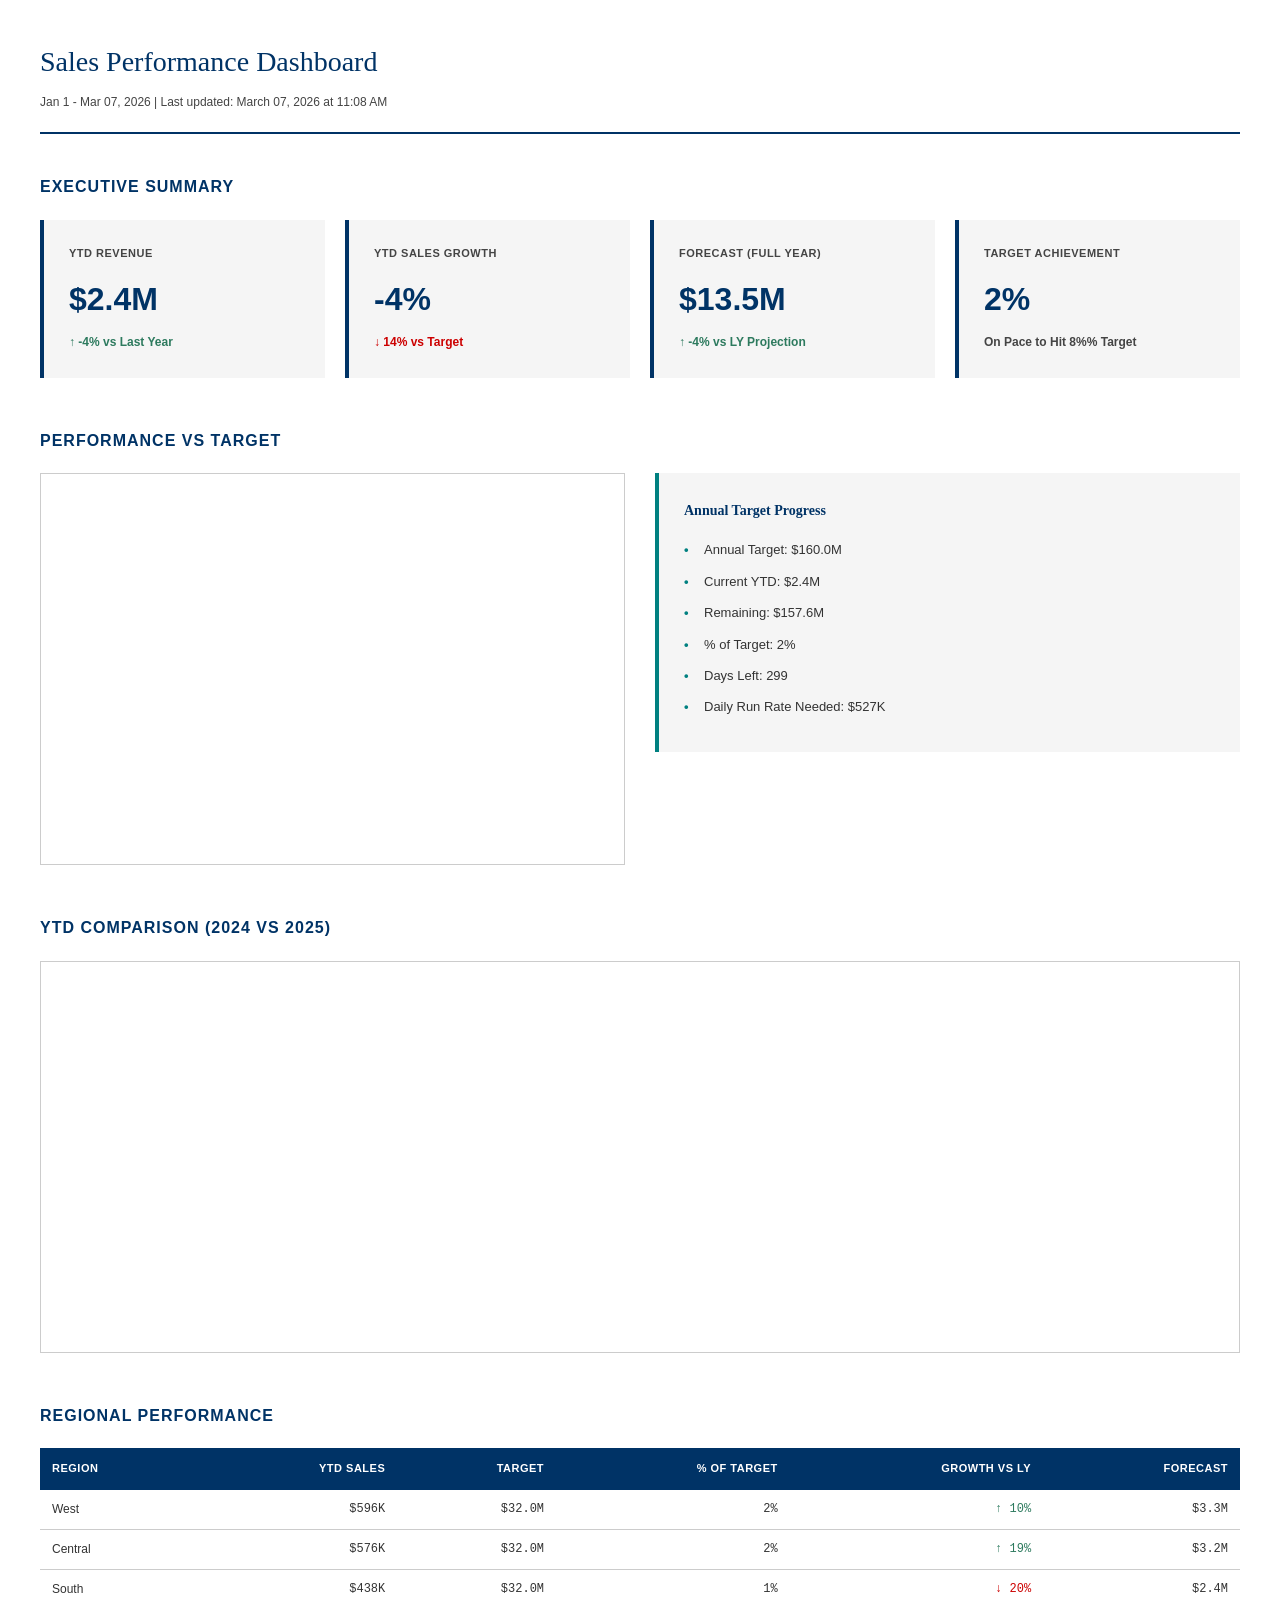
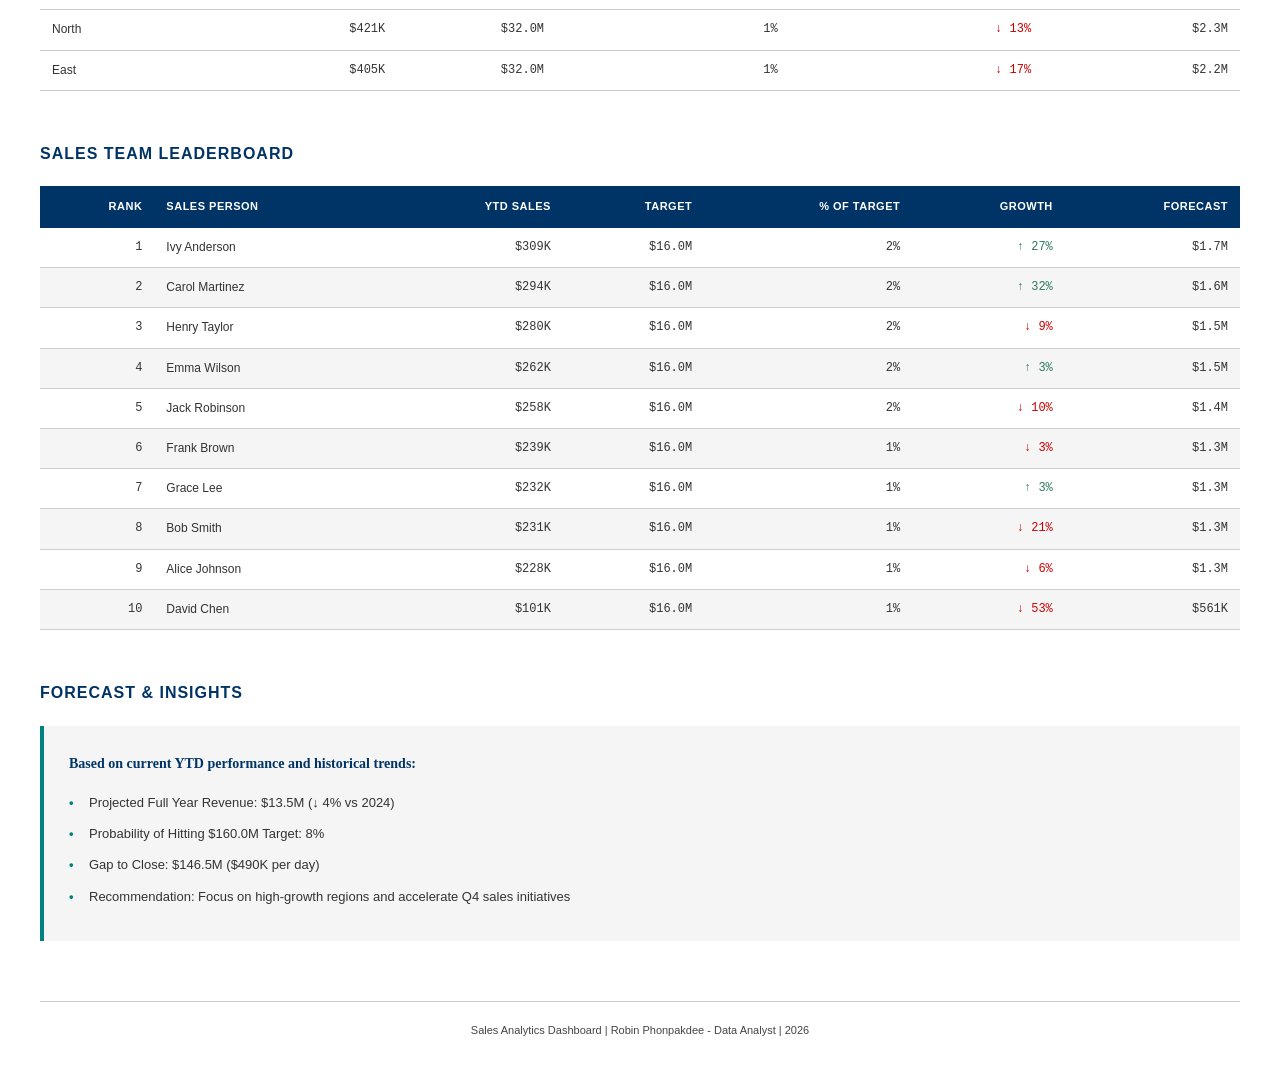
<file: sales_dashboard_mckinsey.html>
<!DOCTYPE html>
<html lang="en">
<head>
    <meta charset="UTF-8">
    <meta name="viewport" content="width=device-width, initial-scale=1.0">
    <title>Sales Performance Dashboard</title>
    <style>
        * {
            margin: 0;
            padding: 0;
            box-sizing: border-box;
        }

        body {
            font-family: Arial, Helvetica, sans-serif;
            color: #333333;
            background: white;
            padding: 40px;
            line-height: 1.6;
        }

        h1, h2, h3 {
            font-family: Georgia, serif;
            font-weight: normal;
        }

        .header {
            margin-bottom: 40px;
            border-bottom: 2px solid #003366;
            padding-bottom: 20px;
        }

        .header h1 {
            font-size: 28px;
            color: #003366;
            margin-bottom: 8px;
        }

        .header .metadata {
            font-size: 12px;
            color: #444444;
        }

        .section {
            margin-bottom: 50px;
        }

        .section-title {
            font-size: 16px;
            color: #003366;
            margin-bottom: 20px;
            font-weight: bold;
            text-transform: uppercase;
            letter-spacing: 1px;
        }

        .kpi-section {
            display: grid;
            grid-template-columns: repeat(4, 1fr);
            gap: 20px;
            margin-bottom: 40px;
        }

        .kpi-card {
            background: #F5F5F5;
            padding: 25px;
            border-left: 4px solid #003366;
        }

        .kpi-title {
            font-size: 11px;
            color: #444444;
            text-transform: uppercase;
            letter-spacing: 0.5px;
            margin-bottom: 12px;
            font-weight: bold;
        }

        .kpi-value {
            font-size: 32px;
            font-weight: bold;
            color: #003366;
            margin-bottom: 8px;
        }

        .kpi-comparison {
            font-size: 12px;
            font-weight: bold;
        }

        .positive {
            color: #2d7a5e;
        }

        .negative {
            color: #CC0000;
        }

        .neutral {
            color: #444444;
        }

        .two-column {
            display: grid;
            grid-template-columns: 1fr 1fr;
            gap: 30px;
        }

        .chart-container {
            background: white;
            padding: 20px;
            border: 1px solid #CCCCCC;
        }

        .data-table {
            width: 100%;
            border-collapse: collapse;
            font-size: 12px;
        }

        .data-table thead {
            background: #003366;
            color: white;
        }

        .data-table th {
            padding: 12px;
            text-align: left;
            font-weight: bold;
            font-size: 11px;
            text-transform: uppercase;
            letter-spacing: 0.5px;
        }

        .data-table th.number {
            text-align: right;
        }

        .data-table td {
            padding: 10px 12px;
            border-bottom: 1px solid #CCCCCC;
        }

        .data-table td.number {
            text-align: right;
            font-family: 'Courier New', monospace;
        }

        .data-table .alt-row {
            background: #F5F5F5;
        }

        .insight-box {
            background: #F5F5F5;
            border-left: 4px solid #008080;
            padding: 25px;
            font-size: 13px;
            line-height: 1.8;
        }

        .insight-box h3 {
            font-size: 14px;
            color: #003366;
            margin-bottom: 15px;
            font-weight: bold;
        }

        .insight-box ul {
            list-style: none;
            padding-left: 0;
        }

        .insight-box li {
            margin-bottom: 8px;
            padding-left: 20px;
            position: relative;
        }

        .insight-box li:before {
            content: "•";
            position: absolute;
            left: 0;
            color: #008080;
            font-weight: bold;
        }

        @media print {
            body {
                padding: 20px;
            }
            .section {
                page-break-inside: avoid;
            }
        }
    </style>
</head>
<body>
    <div class="header">
        <h1>Sales Performance Dashboard</h1>
        <div class="metadata">
            Jan 1 - Mar 07, 2026 | Last updated: March 07, 2026 at 11:08 AM
        </div>
    </div>

    <div class="section">
        <div class="section-title">Executive Summary</div>
        
    <div class="kpi-section">
        <div class="kpi-card">
            <div class="kpi-title">YTD Revenue</div>
            <div class="kpi-value">$2.4M</div>
            <div class="kpi-comparison positive">↑ -4% vs Last Year</div>
        </div>
        <div class="kpi-card">
            <div class="kpi-title">YTD Sales Growth</div>
            <div class="kpi-value">-4%</div>
            <div class="kpi-comparison negative">↓ 14% vs Target</div>
        </div>
        <div class="kpi-card">
            <div class="kpi-title">Forecast (Full Year)</div>
            <div class="kpi-value">$13.5M</div>
            <div class="kpi-comparison positive">↑ -4% vs LY Projection</div>
        </div>
        <div class="kpi-card">
            <div class="kpi-title">Target Achievement</div>
            <div class="kpi-value">2%</div>
            <div class="kpi-comparison neutral">On Pace to Hit 8%% Target</div>
        </div>
    </div>
    
    </div>

    <div class="section">
        <div class="section-title">Performance vs Target</div>
        <div class="two-column">
            <div class="chart-container">
                <html>
<head><meta charset="utf-8" /></head>
<body>
    <div>                        <script>window.PlotlyConfig = {MathJaxConfig: 'local'};</script>
        <script charset="utf-8" src="https://cdn.plot.ly/plotly-3.4.0.min.js" integrity="sha256-KEmPoupLpFyGMyGAiOsiNDbKDKAvxXAn/W+oQa0ZAfk=" crossorigin="anonymous"></script>                <div id="monthly" class="plotly-graph-div" style="height:350px; width:100%;"></div>            <script>                window.PLOTLYENV=window.PLOTLYENV || {};                                if (document.getElementById("monthly")) {                    Plotly.newPlot(                        "monthly",                        [{"marker":{"color":"#003366"},"name":"Actual","width":0.4,"x":["Jan","Feb","Mar"],"y":{"dtype":"f8","bdata":"ankvCPa58D9Udrgli77wP4jnGbl2+9U\u002f"},"type":"bar"},{"marker":{"color":"#CCCCCC"},"name":"Target","width":0.4,"x":["Jan","Feb","Mar"],"y":[13.333333333333334,13.333333333333334,13.333333333333334],"type":"bar"}],                        {"template":{"data":{"histogram2dcontour":[{"type":"histogram2dcontour","colorbar":{"outlinewidth":0,"ticks":""},"colorscale":[[0.0,"#0d0887"],[0.1111111111111111,"#46039f"],[0.2222222222222222,"#7201a8"],[0.3333333333333333,"#9c179e"],[0.4444444444444444,"#bd3786"],[0.5555555555555556,"#d8576b"],[0.6666666666666666,"#ed7953"],[0.7777777777777778,"#fb9f3a"],[0.8888888888888888,"#fdca26"],[1.0,"#f0f921"]]}],"choropleth":[{"type":"choropleth","colorbar":{"outlinewidth":0,"ticks":""}}],"histogram2d":[{"type":"histogram2d","colorbar":{"outlinewidth":0,"ticks":""},"colorscale":[[0.0,"#0d0887"],[0.1111111111111111,"#46039f"],[0.2222222222222222,"#7201a8"],[0.3333333333333333,"#9c179e"],[0.4444444444444444,"#bd3786"],[0.5555555555555556,"#d8576b"],[0.6666666666666666,"#ed7953"],[0.7777777777777778,"#fb9f3a"],[0.8888888888888888,"#fdca26"],[1.0,"#f0f921"]]}],"heatmap":[{"type":"heatmap","colorbar":{"outlinewidth":0,"ticks":""},"colorscale":[[0.0,"#0d0887"],[0.1111111111111111,"#46039f"],[0.2222222222222222,"#7201a8"],[0.3333333333333333,"#9c179e"],[0.4444444444444444,"#bd3786"],[0.5555555555555556,"#d8576b"],[0.6666666666666666,"#ed7953"],[0.7777777777777778,"#fb9f3a"],[0.8888888888888888,"#fdca26"],[1.0,"#f0f921"]]}],"contourcarpet":[{"type":"contourcarpet","colorbar":{"outlinewidth":0,"ticks":""}}],"contour":[{"type":"contour","colorbar":{"outlinewidth":0,"ticks":""},"colorscale":[[0.0,"#0d0887"],[0.1111111111111111,"#46039f"],[0.2222222222222222,"#7201a8"],[0.3333333333333333,"#9c179e"],[0.4444444444444444,"#bd3786"],[0.5555555555555556,"#d8576b"],[0.6666666666666666,"#ed7953"],[0.7777777777777778,"#fb9f3a"],[0.8888888888888888,"#fdca26"],[1.0,"#f0f921"]]}],"surface":[{"type":"surface","colorbar":{"outlinewidth":0,"ticks":""},"colorscale":[[0.0,"#0d0887"],[0.1111111111111111,"#46039f"],[0.2222222222222222,"#7201a8"],[0.3333333333333333,"#9c179e"],[0.4444444444444444,"#bd3786"],[0.5555555555555556,"#d8576b"],[0.6666666666666666,"#ed7953"],[0.7777777777777778,"#fb9f3a"],[0.8888888888888888,"#fdca26"],[1.0,"#f0f921"]]}],"mesh3d":[{"type":"mesh3d","colorbar":{"outlinewidth":0,"ticks":""}}],"scatter":[{"fillpattern":{"fillmode":"overlay","size":10,"solidity":0.2},"type":"scatter"}],"parcoords":[{"type":"parcoords","line":{"colorbar":{"outlinewidth":0,"ticks":""}}}],"scatterpolargl":[{"type":"scatterpolargl","marker":{"colorbar":{"outlinewidth":0,"ticks":""}}}],"bar":[{"error_x":{"color":"#2a3f5f"},"error_y":{"color":"#2a3f5f"},"marker":{"line":{"color":"#E5ECF6","width":0.5},"pattern":{"fillmode":"overlay","size":10,"solidity":0.2}},"type":"bar"}],"scattergeo":[{"type":"scattergeo","marker":{"colorbar":{"outlinewidth":0,"ticks":""}}}],"scatterpolar":[{"type":"scatterpolar","marker":{"colorbar":{"outlinewidth":0,"ticks":""}}}],"histogram":[{"marker":{"pattern":{"fillmode":"overlay","size":10,"solidity":0.2}},"type":"histogram"}],"scattergl":[{"type":"scattergl","marker":{"colorbar":{"outlinewidth":0,"ticks":""}}}],"scatter3d":[{"type":"scatter3d","line":{"colorbar":{"outlinewidth":0,"ticks":""}},"marker":{"colorbar":{"outlinewidth":0,"ticks":""}}}],"scattermap":[{"type":"scattermap","marker":{"colorbar":{"outlinewidth":0,"ticks":""}}}],"scattermapbox":[{"type":"scattermapbox","marker":{"colorbar":{"outlinewidth":0,"ticks":""}}}],"scatterternary":[{"type":"scatterternary","marker":{"colorbar":{"outlinewidth":0,"ticks":""}}}],"scattercarpet":[{"type":"scattercarpet","marker":{"colorbar":{"outlinewidth":0,"ticks":""}}}],"carpet":[{"aaxis":{"endlinecolor":"#2a3f5f","gridcolor":"white","linecolor":"white","minorgridcolor":"white","startlinecolor":"#2a3f5f"},"baxis":{"endlinecolor":"#2a3f5f","gridcolor":"white","linecolor":"white","minorgridcolor":"white","startlinecolor":"#2a3f5f"},"type":"carpet"}],"table":[{"cells":{"fill":{"color":"#EBF0F8"},"line":{"color":"white"}},"header":{"fill":{"color":"#C8D4E3"},"line":{"color":"white"}},"type":"table"}],"barpolar":[{"marker":{"line":{"color":"#E5ECF6","width":0.5},"pattern":{"fillmode":"overlay","size":10,"solidity":0.2}},"type":"barpolar"}],"pie":[{"automargin":true,"type":"pie"}]},"layout":{"autotypenumbers":"strict","colorway":["#636efa","#EF553B","#00cc96","#ab63fa","#FFA15A","#19d3f3","#FF6692","#B6E880","#FF97FF","#FECB52"],"font":{"color":"#2a3f5f"},"hovermode":"closest","hoverlabel":{"align":"left"},"paper_bgcolor":"white","plot_bgcolor":"#E5ECF6","polar":{"bgcolor":"#E5ECF6","angularaxis":{"gridcolor":"white","linecolor":"white","ticks":""},"radialaxis":{"gridcolor":"white","linecolor":"white","ticks":""}},"ternary":{"bgcolor":"#E5ECF6","aaxis":{"gridcolor":"white","linecolor":"white","ticks":""},"baxis":{"gridcolor":"white","linecolor":"white","ticks":""},"caxis":{"gridcolor":"white","linecolor":"white","ticks":""}},"coloraxis":{"colorbar":{"outlinewidth":0,"ticks":""}},"colorscale":{"sequential":[[0.0,"#0d0887"],[0.1111111111111111,"#46039f"],[0.2222222222222222,"#7201a8"],[0.3333333333333333,"#9c179e"],[0.4444444444444444,"#bd3786"],[0.5555555555555556,"#d8576b"],[0.6666666666666666,"#ed7953"],[0.7777777777777778,"#fb9f3a"],[0.8888888888888888,"#fdca26"],[1.0,"#f0f921"]],"sequentialminus":[[0.0,"#0d0887"],[0.1111111111111111,"#46039f"],[0.2222222222222222,"#7201a8"],[0.3333333333333333,"#9c179e"],[0.4444444444444444,"#bd3786"],[0.5555555555555556,"#d8576b"],[0.6666666666666666,"#ed7953"],[0.7777777777777778,"#fb9f3a"],[0.8888888888888888,"#fdca26"],[1.0,"#f0f921"]],"diverging":[[0,"#8e0152"],[0.1,"#c51b7d"],[0.2,"#de77ae"],[0.3,"#f1b6da"],[0.4,"#fde0ef"],[0.5,"#f7f7f7"],[0.6,"#e6f5d0"],[0.7,"#b8e186"],[0.8,"#7fbc41"],[0.9,"#4d9221"],[1,"#276419"]]},"xaxis":{"gridcolor":"white","linecolor":"white","ticks":"","title":{"standoff":15},"zerolinecolor":"white","automargin":true,"zerolinewidth":2},"yaxis":{"gridcolor":"white","linecolor":"white","ticks":"","title":{"standoff":15},"zerolinecolor":"white","automargin":true,"zerolinewidth":2},"scene":{"xaxis":{"backgroundcolor":"#E5ECF6","gridcolor":"white","linecolor":"white","showbackground":true,"ticks":"","zerolinecolor":"white","gridwidth":2},"yaxis":{"backgroundcolor":"#E5ECF6","gridcolor":"white","linecolor":"white","showbackground":true,"ticks":"","zerolinecolor":"white","gridwidth":2},"zaxis":{"backgroundcolor":"#E5ECF6","gridcolor":"white","linecolor":"white","showbackground":true,"ticks":"","zerolinecolor":"white","gridwidth":2}},"shapedefaults":{"line":{"color":"#2a3f5f"}},"annotationdefaults":{"arrowcolor":"#2a3f5f","arrowhead":0,"arrowwidth":1},"geo":{"bgcolor":"white","landcolor":"#E5ECF6","subunitcolor":"white","showland":true,"showlakes":true,"lakecolor":"white"},"title":{"x":0.05},"mapbox":{"style":"light"}}},"font":{"family":"Arial, sans-serif","size":11,"color":"#333333"},"title":{"text":"Monthly Sales vs Target","font":{"family":"Georgia, serif","size":14,"color":"#333333"}},"legend":{"orientation":"h","yanchor":"bottom","y":1.02,"xanchor":"right","x":1},"margin":{"l":50,"r":20,"t":60,"b":50},"xaxis":{"title":{"text":""},"showgrid":false,"showline":true,"linewidth":1,"linecolor":"#CCCCCC"},"yaxis":{"title":{"text":"Revenue ($M)"},"showgrid":true,"gridwidth":1,"gridcolor":"#EEEEEE","showline":true,"linewidth":1,"linecolor":"#CCCCCC"},"barmode":"group","height":350,"plot_bgcolor":"white","paper_bgcolor":"white","showlegend":true},                        {"displayModeBar": false, "responsive": true}                    )                };            </script>        </div>
</body>
</html>
            </div>
            <div>
                <div class="insight-box">
                    <h3>Annual Target Progress</h3>
                    <ul>
                        <li>Annual Target: $160.0M</li>
                        <li>Current YTD: $2.4M</li>
                        <li>Remaining: $157.6M</li>
                        <li>% of Target: 2%</li>
                        <li>Days Left: 299</li>
                        <li>Daily Run Rate Needed: $527K</li>
                    </ul>
                </div>
            </div>
        </div>
    </div>

    <div class="section">
        <div class="section-title">YTD Comparison (2024 vs 2025)</div>
        <div class="chart-container">
            <html>
<head><meta charset="utf-8" /></head>
<body>
    <div>                            <div id="ytd" class="plotly-graph-div" style="height:350px; width:100%;"></div>            <script>                window.PLOTLYENV=window.PLOTLYENV || {};                                if (document.getElementById("ytd")) {                    Plotly.newPlot(                        "ytd",                        [{"line":{"color":"#444444","width":2},"mode":"lines","name":"2024","x":{"dtype":"i4","bdata":"[base64]\u002fAAAAPwAAAD8AAAA\u002fAAAAPwAAAD8AAAA\u002fAAAAPwAAAD8AAAA\u002fAAAAPwAAAD8AAAA\[base64]"},"y":{"dtype":"f8","bdata":"+UreCKQnWT\u002feOZShKqZiP3QVnAttSos\u002fTPYy\u002fjuqiz\u002fU+jKDvhWNPyF6KacDeo0\u002fNuSfGcQHkj+4\u002fLBzDRKSPyye3c581pI\u002fvmn67IDrkj9h\u002fNHDEgeTP99aHlKpZaE\u002fJSENfk2coT8EDSaTjeaiP+mDfgmJcqM\u002f8eFIVjSMoz9JNFij5PajP56Kp2CFQqk\u002fJmNKXnxVqz9txsyy5WSrP4EZvkvKWa0\u002fIbp3PzQUsT9ewfTF9yixPzhGX\u002f9937E\u002f2DbegENmsj9I6fPNDbizP6PFKaUtz7M\u002fvP9+582XtD+SppPPn\u002fS0P3aPdB\u002fj\u002frQ\u002fJYok1dI3tT8YYrucjte1P9dz2mwP77U\u002fy9WfL4NStj+sdpfVhWm2P42XXeYqzLY\u002fzp\u002fr0vFeuT\u002fUuU9M5nG8P9vviXWqfL4\u002fATAJ3UZ\u002fvj+nkFR0XkLAPwgriGCgFMI\u002fslXdflQewj\u002f64FIhYCXCPxIwBEpUOcI\u002f19\u002f54t4+wj9Q1gNB20XDPzxmybEvuMM\u002fbLXyWFTAwz8uX\u002foL+8XDP\u002fq+G39glsQ\u002fr5X53EOhxD+1ZhoDoavEP6NtqUGgzMQ\u002fuAcIg742xT\u002frUm2BTlLFPzT1Z\u002f01csU\u002fM87fhEKExT9onypTiqXFPzst9JizhMY\u002f+MzcjU8Sxz9U\u002fTm7az\u002fHP\u002f+caV\u002fMWMc\u002fCqXUyikmyD9UzwaJgtPIP6k53LvE4Mg\u002foPaMK8vjyD8fJadd6QjJP1\u002fYP\u002fRJE8k\u002fT1dF8nQyyj\u002fa\u002fgAxKqXKPwzmOzqm1co\u002fgYO8P1rzyz+VBq9EPVDMPwV9Q117Ucw\u002fF\u002fEpQuKFzD\u002fwsfShC+rMPytlzgp39Mw\u002f3pQ86CM6zj+szL1VEU3OPyLea+\u002fwqs4\u002fPLaeIRyzzj\u002fvWa2fQNDPPxz+unBz7M8\u002fgwmiDxL5zz8FqVZX7IzQP5ojVD4+wNA\u002fU+MxRbHD0D8npBxp\u002fMTQPxR6BbvExdA\u002fk4d0LnvI0D+k9q6De8zQP\u002fqyghky4tA\u002fmfB0fO7j0D+TvVJUBfzQPyv1l6Po\u002fdA\u002fcz1lkBYC0T96ChQMQpTRP4yUf5DZl9E\u002f9pRJy1Cu0T\u002fVaReyPs7RPzEWApBF4NE\u002fmpgVJ0qE0j\u002fXAAjMAYrSP1rZyo0autI\u002fx5tnsqAs0z+FlMjTLC\u002fTPzz9JGf2c9M\u002fAlK8RqKC0z8bkWJfNirUP443puUPn9Q\u002fMeHI6vOk1D\u002f6HFAdSKrUP0Kqk\u002flordQ\u002fMKsL01LU1D98ltaVheXUP9PMzRaUEtU\u002ffwkuuf5b1T9Kc9g7q17VPyhFElpiZ9U\u002fWGL5Tid01T+CGLag1njVPyxsSNTyINY\u002fr4BCPX1E1j\u002fJVbC292PWP+REJqYsf9Y\u002fYuhLTnGF1j8d5eRupZHWPxXgYBSp1dY\u002fCY\u002fTY53i1j8AFXWD9FbXP3PTC+MTl9c\u002f4p3w0H+o1z9iwmDlbbjXP1L+vS271Nc\u002fsNY3zY7W1z+5QsRy8DHYPxRsyOR51dg\u002fCQO\u002f2\u002fYc2T\u002fyY92JozzZPxkl+VtMPdk\u002f2x4xOFKP2T8rUe4lKufZP3oUbCsPNdo\u002fh3EGmFw52j+pvusaylzaPweK5bdkbNo\u002fe9+uTRlu2j9ED982EYXaP\u002fxXyvCnn9o\u002fGx5GMQ6o2j8hu\u002fNAO1LbP7pcJ6Idv9s\u002fZi5oCGTC2z+CKtrBLcTbPxDHV47SHdw\u002f\u002fVtNxzFM3D8EOiibUXfcPxtmu4Q7vtw\u002fwWfjbxhY3T8SXZNFzHLdPyayGG08dd0\u002f2x5jcpOm3T\u002fME8\u002fZAsLdP4nWUdUEEd4\u002f0\u002fOgZmkj3j+YSlANRYveP6BSka+pmN4\u002fj7RVKFa23j+v8\u002fQZaUzfP8I0NugJU98\u002fDeyuovVm3z81XuQSBYLfP\u002fkJJZvEQ+A\u002fzBcgdktX4D\u002ffrkWopXvgP7jbN+\u002fmhuA\u002fFd4fzkfi4D+ES1wBZOzgP76byZKU7+A\u002f0zyqDnf94D9YFivuaBHhP7nBaSS2GeE\u002fju3GzE8b4T+C3MFf\u002flDhPzM3U98BV+E\u002fUBuLXCZZ4T\u002f7F0Kt7ZbhP+wTk3ncnuE\u002fNaTuVtik4T9T\u002fWOEZL\u002fhP4ankXW80uE\u002fHwWySxLT4T8lau2mKdzhP+2e8p653eE\u002fHe3JDdDn4T8Di4nu1f7hP8RyKp04DuI\u002fUklT8wsl4j8V7ND6pS\u002fiP6cUAW\u002f9S+I\u002fQ0NSTUFl4j\u002flsvJHKGjiP0LR2VWKdeI\u002faHWsMWy94j99\u002fXNF58TiPyfZRSy90eI\u002fskXzfN3U4j8s5YQiQNriP7qZVcgq\u002f+I\u002fzfgIRm8C4z+hG9RdXR7jP81aCkj7H+M\u002fghzWTKVc4z8\u002fHl0ZEl\u002fjP+CLq6E\u002fmuM\u002fuqsVdf+b4z\u002frW0EuzJ3jPwpJyR\u002fKn+M\u002fRLxcYU2n4z+YJRFM+6fjP6vucL9ssOM\u002ftag21ebB4z\u002fRZzhM0d3jP26ETbbk5eM\u002f4cVvyA4D5D8PwrNvtATkP5OcwDI+BeQ\u002fcLyW68gM5D9Lf8xaTGTkP+TTjNo3duQ\u002fqj6h6Mt85D+3kZmoMYPkPzCVp0ELqOQ\u002ftZFGYAep5D\u002fkMSSj2rLkP34kPtqsuOQ\u002fgLEhrIQW5T9y2pWOIDLlPxJIaE\u002fyWOU\u002fAjN0Jkyc5T+U94rR56HlP8Dz\u002f2gHteU\u002fNCFzhl625T9AvM9tmb7lPyVmB6bk5uU\u002fTUlzty0C5j\u002f60tufiwbmP7vkC5xkEuY\u002fJiVWqU0a5j9TnP5HAR3mP8sLVdbbK+Y\u002fz9XaJNRG5j9askvQNknmP\u002fx00cqcUuY\u002fs8Rvr3HC5j8c1zNCR8TmP9241ig1xeY\u002fbZGLnEvy5j9pKeZB9hHnP0g8bjKJHuc\u002fP120Mqds5z8F\u002feDXo4vnP6z7CV9Gjuc\u002ftF0VZqmO5z99463r\u002fo7nPzqQcZxGoOc\u002fHUkwcqLf5z+3fKDsmODnPy3U7S5I4ec\u002fKs7Fndry5z+F9EZzhTPoPxihRPBkXOg\u002fwSGn8QNe6D9QKfpssmDoPwsZdrVoY+g\u002f\u002fhzNLmuE6D\u002fiF6BlxKLoP1OjHVgK2Og\u002fZkdHxUHa6D\u002fg24nMO1LpP0k3LojtU+k\u002fmi7NpZ9t6T8WRFoZQ2\u002fpP+s\u002fMh06fek\u002fqWmkxgCA6T\u002fu1MDisoLpP7ron55Gs+k\u002fAMmese286T94vG8AJv7pPyBi72peGuo\u002fzPOnjepU6j+4X0cUQXnqP0qCN6RRgeo\u002fxclI5iaE6j+eJyunuYzqPygA39AIlOo\u002fzCUD3eqb6j\u002fWEmaY4sPqP1P6QxJBxeo\u002f6oNFqMbJ6j\u002fWnrTLEtjqP9amiD7l2eo\u002fZSdilfvy6j8Mb4xTY\u002fjqP0c+fohwQOs\u002fCVStIi9N6z9Hmj+mtYnrP+GMOM+ejOs\u002frCrSL9fD6z+zGPK+4OnrP1Ifehh76+s\u002fn\u002fpa2TYT7D9ZyOGbvyzsPwJx1MBFPew\u002fuqkGad8\u002f7D\u002fPBS\u002fZ\u002fEjsP5i\u002fEfZQT+w\u002fNmvoTeJf7D\u002fNo6DjvGLsP40z6q3Daew\u002fV0+tvrpq7D\u002fNQ\u002fFT6mzsPy8Bpqnx1Ow\u002fzEJt4ZrX7D9hGW4CBNrsP53hUVNg2+w\u002f\u002fL3rngJh7T+slRJ65GztP1mW6XZ6bu0\u002fWsMtmxCl7T+JyW6oENbtP3S9VVNp1u0\u002fTCxkbPD37T9L7ASoZwnuP19bs1N7Cu4\u002fSCw6o\u002fcX7j\u002fftmxjolfuP9d\u002fz9V3Wu4\u002ff\u002frYVS9c7j\u002fELzDp93buP3wqTc55e+4\u002ffEbp0r+E7j84SOxmiJvuP2qjAbwFsu4\u002fVY81AnWz7j80TJdyfLzuP6r7QwrQvO4\u002fUAuZ6WY47z9A8luVwD3vP8CUSKKXUe8\u002fhufPK1xe7z9ws+SW+2nvP9ehJ4ZgjO8\u002fYS1PMRiN7z\u002fv5x2fd6DvP+21kBU2ou8\u002foIgtuWGm7z+dRVs6i8PvP7DC2yDm1O8\u002fUubWOUDv7z+rE49yzfDvP2u8ps1ZC\u002fA\u002fUH0pNPcN8D\u002fKirhrzx3wP+HGDNj+I\u002fA\u002fzNjh+VYl8D\u002fq39SLyivwP9tJfqOhP\u002fA\u002fhlk\u002faANB8D8s1NSRp0XwP2Sa+op\u002fSfA\u002f8UO+rtNm8D8n8RTNXpHwP53v4XHVlfA\u002fIHXY0A+r8D8BWGgQtKzwP4dS72eAtPA\u002fnibpUDzt8D+S0dBYXvbwP9sE56XFHfE\u002fasiqzosf8T8D1ZLQjiLxPwSk3AHHI\u002fE\u002fzTTdwiUt8T+B6nKMXC7xPyG+sIijM\u002fE\u002fyOfLwSI18T+qflP1fjXxP8YIAyp3OvE\u002fC4XP1sFB8T8sx0St3UTxP45CegbkTfE\u002fqfUspbpS8T+3GYddiFPxP9Nt7dDyVPE\u002fbuzyEDpW8T\u002fmk4GooFfxP3eEgYS0WPE\u002fdPffzq5g8T8xpasq6mLxP1xg8\u002f0WZfE\u002fbQOAW15m8T+10I2XC2jxP6C\u002fwEG1cPE\u002fMsLLoX9x8T+Eoyc803HxP4fAWN\u002fAdPE\u002fnc6imDh58T\u002foKzhRhX7xP1meWr+Rh\u002fE\u002fg8VmTxuI8T\u002ftYd0VTYnxP+U7rvzoivE\u002ftag\u002fkPaO8T9oSGCcjY\u002fxPxXQ8tmNkPE\u002f79Th8JuV8T8uAL8M56bxP6pZoSfpqvE\u002fuuHjuPiw8T9zZxY2PcfxPzaQP2IFyfE\u002f8MScNbLa8T+\u002fnGaihODxP\u002fB0jRo84fE\u002f133YHDHk8T8rn1nQg+TxP88kDF5P\u002f\u002fE\u002fHEQZRzgP8j+AtFJKABXyP+oTm+okFvI\u002f2oYHgyFR8j9lPJX8HWTyP65mbAEEcPI\u002fokPxdPh18j\u002f35\u002fVpDXzyPyoCUlGrfvI\u002frg70Dr+E8j9FdI2edIXyP+k+thszj\u002fI\u002fgNKC3dGb8j+3t0uwctfyP72CLPKI3fI\u002f07hQXALe8j9oAOtIYOnyP+LXtPdO8fI\u002fk41iFF8Y8z8O3Ynl2CLzP\u002fyhPm5kI\u002fM\u002fmdNlMbEp8z9mxUf2zjnzP+uBwfvLOvM\u002fytz46hU88z\u002fhitUwjUDzP3NHva\u002fjQvM\u002fgBXYSoVE8z9orOQATVbzPx8\u002fyHBEYPM\u002fI1WxhPd98z91ubnfPo7zPxfRwNn3kvM\u002fSjbsMXCU8z841w81+pbzP1rcNdcfp\u002fM\u002fOeuVqpuo8z\u002f1qdfr5cDzP6iKJbxvwvM\u002fvY4XVhrG8z\u002faiTfX1cnzP3s4moZVyvM\u002fvNASGnf58z\u002fJS2nDghf0PyqD1R4XIfQ\u002faD0Zb21Z9D\u002fa69Wupm70P226rxQTdfQ\u002flCjedfR39D+6fC3gTHn0P9Jd6ecTevQ\u002fN3Dm26uE9D81zUO\u002fGYn0PwubQ0qajPQ\u002fgte6FiWP9D89KdU2rJb0P5wV1UshmvQ\u002fQGzQNLSj9D\u002flu\u002ffkH6X0P3TenJ1OqvQ\u002fId7ntkyv9D+Lv5rB57D0P+394xCzz\u002fQ\u002fvgspeVTQ9D+pN+UCftr0P8Cl1tp\u002f3fQ\u002fbdzNGXLo9D9Ox5T2o\u002fT0P\u002fb67rFP+\u002fQ\u002f5dLf6LYW9T\u002fXIyYLDBf1P1ox+fJEGPU\u002f76ArdNIZ9T8Zb5ZYOhv1P9ygOHgNJ\u002fU\u002f\u002f1nS1UYq9T\u002fIyWn0Dzf1P+TnVGyrPfU\u002fQKyzMeE99T++LmjGR1D1P9FMSTkMVPU\u002fRiSOZY9a9T8oYyHfSlv1P47zcUyaX\u002fU\u002fwbb6wSuP9T+T5tGFP5D1P+UOozkVnfU\u002fsaSBxBue9T+Vm276L6f1Py47aYb5p\u002fU\u002fvgXIhiSp9T9WokfnV671P7zQVDZJr\u002fU\u002fZsc+rxWw9T\u002fLGPbm\u002fbD1P8fP6\u002fQowfU\u002fIS1jfeLE9T95gILmzsf1P4Ip2oeCyvU\u002frhoZHtrL9T8q84dNAcz1P\u002f91sPZe2fU\u002fYZQchyzo9T\u002fLqM9hAOn1P4vKRBnDH\u002fY\u002fargz2WA99j8x0s32z0D2P4MZ+PZTSPY\u002fDIDxDBpK9j+Wz5eDRUr2P206hvD9V\u002fY\u002fry0bISxY9j9nniKolnT2P1rDA9IXdfY\u002fF5AP3WB29j+gZSfNMJ\u002f2P54MEsv7ovY\u002fzKmV8CGk9j+p3lz0\u002fMb2P10BAUJW3fY\u002f3R1CKv\u002fp9j9ZraexGCD3P40IpbO8IPc\u002fqaCi6lcq9z9PbZmhK1D3P41\u002fn3HhUPc\u002fsbr+8gNW9z\u002fI6MqxBln3P+S2CTnnbvc\u002fRbuOYeOE9z9rmMpwdor3P4Sm4zl0jfc\u002fe9RnIPmn9z8\u002f0jP\u002f4Kr3P1vEoOEH5vc\u002fwMyxm50V+D+UDEJxrh74P5MMxqlSKvg\u002fQ3tpSOQ0+D8OMwsf1zf4P8EQxSYqQvg\u002fKII4Dydg+D9ohXUl+mP4PyKGBCkEdPg\u002fAhytMJ59+D\u002fmbGTLsKn4P7DCsVft1Pg\u002fU3dECSPb+D\u002fNHgXbyuP4P2aIQk\u002fz4\u002fg\u002fSnJl9bP9+D+FL0Q1wv74P7NBouCUH\u002fk\u002fOvlfdJpB+T91O\u002fvKg0T5Pw2o9YYURvk\u002fIsWdXmtH+T9MXq6PmEr5P0t+vD4QTPk\u002fC0s0LyRT+T8\u002f3FnkbFT5PywVjv+GWfk\u002f9TMOWOZb+T+6M8l+zG35P8sUMfShbvk\u002fkDRNEiqc+T+HWqo9srr5P0dY8ZkuvPk\u002fd5zDMaK\u002f+T\u002fxb6ffS8L5PyfGKozK2fk\u002fhClnezbz+T9UHpvsuPT5P9Zh2KNo\u002fPk\u002f0nieT08F+j\u002f38tCxYgz6PwxZ3eo5Gfo\u002fIhP43Gww+j\u002f7EZbj2zz6Pw99+2PvP\u002fo\u002f7968\u002fkVc+j8D2B3etVz6P0KWaD06Xfo\u002f4egyTqZe+j8V7DuWqV\u002f6P3E5XoHoafo\u002fD0MOvu5s+j\u002f4U4jsKJP6PyiazQQ\u002fsfo\u002fcMFr+mC3+j\u002fZkbgBfsH6P6CwSDxuwvo\u002fOmFGofrx+j89LD826v36P2sB2laz\u002fvo\u002fuB9bXAQS+z9b6d5YihP7P5eCLBOXFvs\u002fD7ox+0QX+z+sljrp+Rr7P5Blj4reHfs\u002fXUzoBQoi+z9yShaDySX7P71LwZ6fN\u002fs\u002f4iJJc9hL+z9xPDMcKlH7Pzx5V15uV\u002fs\u002fpG\u002fiFrlY+z+hnUY5HGb7P\u002f+LwT98a\u002fs\u002f11+3ISmG+z8q03DjeY37PwVU5TkqkPs\u002flfP2zgWR+z8yJC+E\u002f5H7P8SpzQcdl\u002fs\u002fmQRN8PKZ+z\u002faix1kxLv7P5xoqR9IvPs\u002fWNCbJyq9+z\u002fFTzXdX9v7P9fOD6e82\u002fs\u002fareOWCjl+z9Yq5\u002fMeeX7P\u002fUszjn07fs\u002f3h2+8Vr++z83WcQsiwT8PyYzrBw5Bvw\u002f9NmNgAI2\u002fD\u002ff5kt38Db8P3fUA6x2Ofw\u002f9ZVyhC1y\u002fD+vA5RE\u002fnL8P0n8SBmKfvw\u002fpKqN2pJ\u002f\u002fD8tIGHWk4L8Pzak\u002fjhpg\u002fw\u002f8PyJZ1ya\u002fD+fSKycKK\u002f8P2B\u002fEp87sfw\u002fH9kiikWz\u002fD8EF5YFNM38P356jdlp5vw\u002fJS0yjWgD\u002fT8x5lvduQn9P\u002fUJbt4XC\u002f0\u002fVa+2vTgM\u002fT+cT8LxIQ39P530AA6IDf0\u002fZQopgcUo\u002fT9GGw0BPCn9PwgjzYpuLv0\u002foqCIA\u002fBI\u002fT9ig30i7Ff9P+Rn+lccX\u002f0\u002foZt5Sc5v\u002fT95jCx4VXD9P3XGUn8YjP0\u002fNniRz0yM\u002fT\u002ftJYVg8qL9P1mAz3JNr\u002f0\u002fBqeJZ57W\u002fT8CBDHYJgj+P\u002fhmtLhzL\u002f4\u002flWFxcp41\u002fj9GWwmbCT\u002f+P\u002fLS4sYMSP4\u002fsA+RHq91\u002fj86HxJ823X+P72rkoYidv4\u002fSGBzDp55\u002fj+o+WSkYnz+P9NduPeZiP4\u002fn0CGK\u002fOI\u002fj8s3rhaYYn+P3mnPJkDjf4\u002fUV6Oy3aN\u002fj\u002fqBTRL4ZX+P\u002fquhMUTl\u002f4\u002fQjmwoFmX\u002fj82jQ7EiZr+PzAdIaBOm\u002f4\u002f2xAERJid\u002fj9N7pg286b+P8uX1UNNp\u002f4\u002fQDwaoJfO\u002fj\u002fnSj5VCc\u002f+P8tvHKE03v4\u002fFnz1TIoK\u002fz9kFz7o+gr\u002fP0caq+acDP8\u002fkarEp8YM\u002fz9gM48VXxH\u002fP4G5m6+rHP8\u002fUDKM\u002fV1G\u002fz\u002f9ccKE0Vz\u002fP1s6e6FfX\u002f8\u002f3iSsEepn\u002fz\u002f4mAeXK2\u002f\u002fP4qlevhTb\u002f8\u002f1KXjvaxx\u002fz\u002f92C368XT\u002fP3xI4IsGe\u002f8\u002f9XkZ5oCE\u002fz\u002fwHfRTuaz\u002fP7xGiq8Tuv8\u002flNXgIpy7\u002fz\u002f\u002f4I5geL\u002f\u002fPxtuwTFPx\u002f8\u002ffdcEpD\u002fM\u002fz8UBzzVxs3\u002fP2\u002fsyZEI\u002fP8\u002fDjN3BKL9\u002fz9\u002fndXhbAMAQEWARxKMBABApfy1BgAQAEDIAC+3pBAAQIxf0947FQBAJ8ycqlIVAEDGJGWDMx0AQAUdfHrPHQBAHuKTDAgeAEBug7HwuyIAQDFt\[base64]\u002fwBAWIKdrGIbAUBnIH56QxwBQBkc5NzDKQFAOltBsgQqAUC3Z27PPUUBQEoUdL1lRQFA65w1kfxFAUC+uvHuyEgBQPqRhqYuSQFAwP94ChRUAUAHfWb\u002f8l8BQPeMRbLLYAFA6oUsf3xhAUDiORpuXW0BQKmSNCSTcAFAli1qQTmLAUBtXzkIW5ABQHAjRceCkAFAPQc8tLiUAUA+QQDbh5UBQDYsFre4owFAz\u002f2trlSpAUByEmy3uKkBQNgxZXXlqgFAyw3qri6vAUAlRPJblbABQOhLLq0jsgFAhQHQMM6yAUCOZU64070BQF8yJECwxwFAbV3nlaHIAUCz4HeZgskBQFLhASuozAFArWYJ10jfAUASNvvqR+4BQKD26C4F8wFA1N7hVVr3AUCgRJ5meQ0CQJiC489DDwJAS6P7\u002f1kPAkC0ZGaw8yACQJCaf+zcIQJAhk0Kd1cjAkAdUD+gGiwCQCa3H7YVLwJA5bkihIkvAkCPjnIwmzACQJDFeQ8CSAJAvT62PEFIAkDeR8pQ9EwCQEduXuaFTQJAhsRv0H9TAkCqZRl\u002fLlQCQDQd+WrkVgJAnAAGWYFXAkD8uPWBgVsCQLcEr6\u002fYYwJA6pwDV7tmAkB9eCMU12gCQJnmFTagaQJA2MElU0dvAkBmJsbP0m8CQBbxbKh7cQJAiRlVRFV1AkDTz6y2rIQCQC2djOA1hgJAdcelAe6HAkCQyDZXaokCQF8FASoDjAJAL1FCuBuPAkDipnJ\u002fmo8CQPCkK1x\u002fkAJAoqWH24CTAkDJ1\u002fpcTJcCQGZAEGJfmQJAmgBQ5pucAkBO8NJV07ACQHwuVN2nwwJA68L\u002f6xbIAkANHWVxvc0CQC3p76Xw0AJANbyc6ZDRAkC8uI5Qt9QCQFpRY6X22AJAj5w8+pnZAkCOKkDKPt4CQNm7\u002fguh3gJA9\u002fycJ0PiAkA6aGb7yuICQGknnYpM7wJAAf90Zi8JA0BwcZ9FhAkDQAsqDvMnCgNA0XUkboAfA0BoCAqTFCYDQBzQslFKJgNAMsmolbYmA0BTU5swSCcDQIZWas3BKQNA\u002fHJG9yAqA0BKNPbC8CsDQGSyHHRLMwNAkXcXILg3A0BXvA6LB0IDQFtZzHzFQgNAe\u002fpLYntDA0DODG\u002f37k4DQOYxNhn6VANA2HrJ1mVWA0Ae5EnzQ1wDQF1rKkmmXANAxx\u002fT2jReA0ADuqQHkV4DQLyL1x\u002fVXgNA2Wl0\u002fz9jA0CQg7CF5mMDQIxco4qHZANAvj6FTMdmA0D2YqU4\u002fWcDQIRQtpJnaANAEV8X8sZpA0AFv8xeU2sDQHMHNrbwdwNAES1h6VORA0C\u002fUBx6apEDQEIPU40kkgNAto16RiqVA0D5BLxx95YDQJbKgaKinwNAHqP7IGigA0Dbw9s5g60DQBFS0ZoXtgNAVAWU+nC4A0Bdx6lKGcADQH7BLQaswANABYDpm9HCA0Agra75p8oDQIMSwt04zQNA1xinxvDdA0B3oD\u002fhquIDQM\u002fHnphQ5ANAfu+zgL\u002fmA0CVIHcytOkDQNgGQtOO6gNAqQgw8tP8A0BDEehldwUEQCPzkAgRCQRAzezUnooKBEDg3nmYrBAEQNOjs6OjEgRAi6C\u002f0CMWBEDQcGCLQCEEQBEn8BSTIwRACQ6kKCMoBEC43\u002fW6wS8EQBMCkY8nMwRAsd42UyE2BEDf\u002f27kLjgEQGm6VaVnOQRA+3ba+QJDBECEd0fGakMEQNSCIYLcQwRA8pFDQJVFBEBuwBKb0UcEQPCkbsIYVARA"},"type":"scatter"},{"line":{"color":"#003366","width":3},"mode":"lines","name":"2025","x":{"dtype":"i4","bdata":"[base64]\u002fAAAAPwAAAD8AAAA\u002fAAAAPwAAAD8AAAA\u002fAAAAPwAAAD8AAAA\[base64]"},"y":{"dtype":"f8","bdata":"3nw8VwhpVT9c96CxQAVhP3pU29Eo8n4\u002f71zOWyuQfz+npNrp\u002fwOJP8yMK+xx+I8\u002fnwKiWFXMkD80O\u002f80vd2VP6u\u002fb40Z8pU\u002fBem1G3Vblz9DFDh+TXuXP36XjEIWkpk\u002fQwhEX6w1nT924EFYMmydP4EajEs0zJ0\u002fzSh1TXHqnT\u002fUDuJ3kRGhP7mezx1QeKE\u002fo1ba2qlWoj\u002fA2d5VrG2iP4WqwclwG6U\u002fqXXyVE0xpT8PocaUetymP4BiZMkcy6c\u002f1HOgwYXAqD+cLJxBz6irP6DgxW\u002fIDq8\u002fufUFuhcUrz+Ir2XojrSxP0GugWv2WbI\u002fugF2oBTOsj\u002fqmzQNiuayPxL6X89T9LI\u002fS18IOe\u002f\u002fsj\u002fR8GYN3lezP9Kva4MsbrM\u002fNM0JFJB6sz\u002fLIkVLuyS0P+af8ETWO7Q\u002fDnGLffJFtD+L6NfWT\u002f+0P+C6B40FKrU\u002fhVyx2Ik\u002ftT8y4Bv5clW1PwGH3E5TsrY\u002fnCZLMTDAtj8VwnoO8pu3Px5rTncBo7c\u002fyBDfDZLTtz9ZpuNagsa5P9V930OyFbo\u002fT9hVs5RNuj+lGSh8+Cq9P5VhgVQvZL0\u002fRfMIh0ENvz+lYedcQB6\u002fP6LUh8MMbL8\u002fi102laCawD99wxJJ06TAP4zJNP2GR8E\u002fXO1hLxSwwT9\u002fEsi68rjBP9aCcjZ4usE\u002fWzT4Vn\u002ffwT+QZlUZAAnCP83vl8OsH8I\u002fkRU+U5Y+wj9u0BOmWlHCPyUjb9KXUsI\u002fltnedrpWwj89LIFSvGPCPwQ1ECYggcI\u002fILuw2qGGwj8hDtj28pLCP\u002f2kqG2imsI\u002f583IvUzWwj\u002f211Sr6dnCP5WNaoWn38I\u002fG3Ux9vPgwj9m4ZgjMzDDP3f4QelNPcM\u002fFZZnFIGgwz8yovUJA8PDPw\u002fkfizpzcM\u002fHzb8NA\u002fcwz+y4XU\u002fny\u002fEP+qsDR1URcQ\u002fEDcBAq2rxD\u002fxnKAsALbEP3AyLkWH+sQ\u002fJ4ayKqE\u002fxj8fb\u002frMvEnGP40XLFHNF8c\u002f+zC99UigyD+E7LPSvbHIP0Y\u002fjVrlssg\u002fiyjLtQ3IyD+hGe2Gp7bJP+GI7lnX6Ms\u002fhGAK5hoszD+ZEKQ5T0jMP2\u002fCSdxbeMw\u002fOMEFE16GzD\u002f2fjc4bLbMP1\u002fhhq0T9s0\u002fJTfDDfj8zT\u002fJGQW5chPOPw5u97S77s4\u002f9r\u002fHJhogzz\u002fnC5xkkq7PP9os2amgv88\u002feCrPco\u002fbzz8Bkqe0FzTQP9lF0QMfQ9A\u002ffd9LI15F0D\u002fznj12m2DQPyIN4XdXZtA\u002fdJTNZh910D8i2jthkXjQP5k\u002f16XjfdA\u002fddj5jkyN0D8cbW6veZPQP51oX5Itv9A\u002frEi\u002fXA\u002fP0D\u002f3VguJBxbRP6xUWMI9Q9E\u002fgR+jdp580T99j6ej6xvSP7J5C9qaY9I\u002fD2McbWY+0z\u002ff914yRETTP8WFsNguRtM\u002f7f7ru6Zw0z830s5Al3bTP4HA4vQefNM\u002f4iCtcwSX0z\u002fT9MjVfqHTP9kc\u002f4m6pNM\u002frU69JIS90z\u002frrhUC8+\u002fTP731eRAr8dM\u002f98PGxP8A1D+YSWgmcwfUP1uTAmYZPdQ\u002fdadsP7Z41D8Ezc4\u002fTS\u002fVP+AIpCfZqNU\u002fuqu6u4yq1T\u002f3IAxVlL\u002fVP1Tu\u002fKp1xdU\u002fAXyuvtMH1j9f7kBb1hbWP3WQ52XaH9Y\u002feahD+i9I1j+zReJQhWDWP9ztca56Y9Y\u002fCR4pbFBF1z8WlGjq8VLXP+dhBAHwV9c\u002ffafh35Bb1z95tnDu6YnXP0nrZk6wYtg\u002f8KKe9HRk2D9WnDjzimvYP7iirGOFcNg\u002faiIJTr982D\u002fIzVdmnbPYP2trRDAO7tg\u002fW3bSDPPv2D8ijMDUphzZPzSvl2TsHdk\u002fthAmvVYf2T9xy2hgu6bZPx0Ov1lSx9k\u002fmmP1HpnU2T9\u002fkAKXCffZPwcbrkC6+dk\u002fDF6y+dHT2j8vdvusMpPbPwMpkF2SmNs\u002f3WqMjMS62z8599NWV0vcP2IwA75wYdw\u002fJK9a2wze3D\u002feD0\u002fhzubcP0m123BQ6dw\u002fo8cY7Svu3D+1hKVP5RPdPzfmr2+rSd0\u002fReO7Wg9b3T9swmrqRJvdP2ZY91Xant0\u002fmE4MRZGg3T\u002fN+M6a5RPePwUimxaCfd4\u002fPwcz+aj33j\u002f9ozUnq\u002fnePzZ0u7CYBd8\u002fFCb3AWk73z9viUPTZbPfP2BGmD8y398\u002f1BfnFInu3z\u002f2p4V5LAngP6PtucgUPuA\u002ft1X\u002f1gRH4D8PZ+FfwlDgP7ttW2tar+A\u002fs4S1MXbC4D9yCNExUtXgP4WCtd4t2OA\u002f4+jwMdTY4D9gyiudMN3gP2xvSz88JuE\u002f7qA7VmMo4T8VTupPCzPhP9SShbcgfuE\u002fwE+4yzyB4T8visuv7pHhP8NJiRNOweE\u002fYua\u002fMC7P4T8C\u002fox\u002fXdXhP7mmDiwm2uE\u002fHhrkaG3e4T8wFSNkg\u002fnhPwW9y6A1+uE\u002flhugj4374T\u002fsT48r\u002ff3hP41oQxc3AuI\u002fyI34oRQF4j8EzXOG2h3iPy90kJ3YH+I\u002fauOQJkEs4j9g9HjO1DPiP7uF18PRNOI\u002fdUacZ0824j828O2nEDniP3kcmg2NQuI\u002fX\u002fmP+T5E4j86xxQHK0niP3Lod6v4UOI\u002ftqlG8SJ64j\u002f3xuY2I3viP5M4XJKgi+I\u002fLNFQqwGN4j+u+scIyZ7iPytton1JtuI\u002fGqUZxVG94j8DNoNsF8LiP\u002fmkn7KS\u002feI\u002fjjprnsAH4z9jpWntCVTjP2laUTncXeM\u002foycSChlh4z9KVdEnC2LjPzSACT\u002fltuM\u002fCvBYZCLC4z\u002f+UgXEoMPjP+gLOTrXxeM\u002fS91rlDfY4z9V7+NHgOPjP8YwsxGA5uM\u002fAcqlEhr44z\u002fTsBh1rf3jPzUbhaB6FuQ\u002fFjUDIuUj5D+xf43asz3kP3\u002f0PG6ucOQ\u002fRPhhzn2D5D\u002fmamRXWobkP6oBpLI4juQ\u002flm9Tj3aU5D\u002fJo45tnajkP6jzwEuZqeQ\u002flaiTQ\u002fbn5D9jfSwSTf\u002fkPymeNz4oAuU\u002fM648cc4C5T8umeex+wjlP28t\u002fnx8HuU\u002fe2pgcVkh5T\u002fhfBPY1i7lP7BoUo7yQeU\u002fCb0vFbhI5T\u002fMXkJHo0nlP7wFAejmUeU\u002fTNLa2fyE5T9koDG0tqDlP6ggy8SlseU\u002fm1SG1GHD5T\u002fhqLrsfMTlPyrgz9fJzOU\u002fD66YlRZD5j+aHzSSb1zmP1Dgzmz0XeY\u002fdawgQGVg5j97C3\u002fh8J3mPw\u002fZJx04qeY\u002fSla4xBXg5j815HVQy+fmP3yT36KTRec\u002fkhXjmSNN5z9WVttmjU7nP1h3G4rxUOc\u002fRkCddiGL5z\u002frVPDjgYvnPxBoVKa5kec\u002foSC5ToaX5z8\u002fSSUC9s3nP51bxvJTAeg\u002fO0P9cIgf6D\u002fdwwvgNSHoPzRoYx11Meg\u002fs8QTrDdL6D\u002fr3Bb6moToP9zP7tJ+kug\u002fpoo0VDmr6D\u002fAljVWB+XoPzz0mkeT5eg\u002fcKRbZVzn6D9znJge4vnoPxG0EiXnBek\u002fN4oGpT8G6T922a7xFXTpP1\u002f8Ggdmfuk\u002fUeNyF7yD6T\u002fqtY6Bp5bpPzZ0Lr3knOk\u002fsqDtwTmd6T8l+XsQn6fpPzHVw5\u002f6quk\u002fGn30PG6u6T+pVjWUHOjpPy2+sdJq6ek\u002fhCbrBdkR6j9GYnlfrijqP4HDloF3UOo\u002fwVzlhUtZ6j\u002f5c78a0m7qP6MVrMzvb+o\u002fsHSgHD9z6j8zimiFM6nqP74x6hhfreo\u002fgPZDCYa16j\u002fGLj9HFrbqPxc2ftkk3Oo\u002fAoX96OXh6j++Bhl1ayHrP7vmAQvkIus\u002fh+Xveyco6z9390kg6yrrP6bGg06EZOs\u002fPj6LjKt96z98vxJhJn7rP7EUjmKxtOs\u002fvSv0wTK26z9X3b8mKbjrPzO0lKjuvOs\u002fjkplgsjf6z8pgczvsODrP9PTFFwH4us\u002f6tNKvmXw6z8\u002fgSvRQCnsP5StkIf4Zuw\u002fg6aPp4Kd7D9z\u002fmfmLKDsPwGUfBWuoew\u002fsKOhTpLR7D\u002fHqkBOFNjsPwfxZzaX9Ow\u002fgXQCHkH\u002f7D94XAhq3xntP+HfAp7uG+0\u002f5gB1+5M17T\u002fDHjPt7kPtP7TPB5EtR+0\u002fJ5141odY7T+\u002fe1Yl01ntP\u002fGzf3WHeu0\u002fe\u002fUZBuKL7T+W3pEtopjtP6jfa8Zxme0\u002fMSrJ1\u002fGh7T+17VDBn6ntP+jxJwkNre0\u002fo1meSZO57T+rco98kMvtP2bWo\u002fR1zu0\u002fD2M8MYjb7T\u002feVRa\u002fCN7tP\u002fG5fT386O0\u002fwfSzgQn27T8ZQlHq3P7tP0xKkmszA+4\u002f8o7mRJIL7j81ZfBiJx3uP0L5PmaxHu4\u002fNywD99Ej7j\u002fyW0EuzF3uP3exaFtJYu4\u002f9tpz00Vu7j+poiQDxI3uP+sWVp7+m+4\u002fT24TD6Si7j\u002faIAVPIffuP4IIPmHkAO8\u002fz4Nvks1S7z8MxfrMem3vP61TeEy0du8\u002fNmqs1B587z\u002fEBkM+ZIHvPz7ebxcOgu8\u002foAbAcJWE7z9HWqSiFOHvP\u002f9IpOnD5e8\u002fpxwVahPo7z9hkZdWv+nvPwQkFb6lCfA\u002fCSdPFzE18D80uTjHDDbwP7JsQACAPvA\u002fFiz1yd1Z8D\u002fsNLD6yGLwPzguJHkRavA\u002fwi82xrGi8D9g33ZXLKTwP\u002f\u002f1niUjsvA\u002fb3kvCPa58D8jm0\u002fj\u002f8rwP1LmzDRpzPA\u002fXhvGUXfN8D+3t\u002f+Oyc7wP+Ak9VQ9z\u002fA\u002fgjompJgQ8T\u002fL6cEwohXxP5QL3sKAFvE\u002f6UnaptsW8T+5U3sqChjxP7dF2t88GfE\u002fAkGHM54c8T92ithxDR3xP21e1A9mKvE\u002fpySweyMx8T+NvGkjbDLxP7C0SW7iPvE\u002fnUAAX8BB8T85Jg7qbELxP\u002fF\u002fiCazTvE\u002fK2hZGJ5+8T8ykRM\u002fKYfxP8swkgOXk\u002fE\u002f24vrKYOU8T\u002fhoJuiyJ\u002fxP00xqz0NpPE\u002fHp0DNq3V8T\u002fSn4ioNubxP4eNsTRs+\u002fE\u002f6yCuvcv88T8tU\u002f0xSgPyP4iA56QYDPI\u002fLs8fRzEo8j\u002fwtCxnCCryP\u002fBryAWILvI\u002fGU9uwlpI8j8lGg4yZl7yP3pXXSRAX\u002fI\u002fNISs2ZBg8j9n4Wbp8WjyP+we2BJuafI\u002fftD0KwBq8j81hawTPJryP6YMn76vm\u002fI\u002fGUo++k+c8j9kUu+Ijp3yP8ZfDrN+oPI\u002f0n682+Wg8j9py\u002frmYaXyPx\u002fINwRcuvI\u002f5tCEu+3B8j8eUQsM9sLyP2i2jdS11fI\u002fiZZk0wDk8j\u002fmT66lV+XyP+BUJ7G16PI\u002fsHuuAPDp8j9Bj+0p9\u002fryP5aHANhn+\u002fI\u002fIuY2p7P\u002f8j9e\u002fK4hmxjzP6NEjPBZK\u002fM\u002fKYRHG0cs8z\u002ffYOEkzS\u002fzP1J55y94MfM\u002ffUpJB9Iy8z9QCaCckTbzPw\u002fnCToQSPM\u002fGPPuwOd08z\u002foxHhJc3bzPzxgRmdPiPM\u002fW6nRkmSJ8z8r96avCIrzP5on3jtJnvM\u002fnDZNhoCf8z9RlWqXHa\u002fzP3K6t4VbvPM\u002fqwwkQRu98z+ydNrHyMHzPxXqKvb6x\u002fM\u002fJjxF1GXN8z9djyTWHM\u002fzPwRcNCqR0PM\u002fzsLnuUvT8z\u002f09jhXveHzP4QU4IEi4vM\u002fNPddbLXi8z+zD3c3R+TzP6OmbOT85fM\u002fs1wcU3\u002fm8z+YrwRSYufzP3bCUpdr9fM\u002fj2LR+K728z+BttRibPjzP6zzwEuZ+fM\u002fcW0SaiMK9D+7xGc+KQv0P5ew81+1DPQ\u002fkKm6aEQQ9D\u002f5qWsGGxv0P00oU1jrHPQ\u002fjUkCHmId9D81rBvvjiz0Py877HTWLfQ\u002f5EorlSIv9D9aezJ7sDf0P3z+9SOoPvQ\u002fysdYVGE\u002f9D\u002f3UHcSz1H0P6oD1MxBffQ\u002fCZh8\u002fVqY9D96J0MboZv0PyiNlkVZpvQ\u002fLH4HNwC49D\u002fUijQzK8L0P9bl5TQ0w\u002fQ\u002fDPW5HKfP9D+3hkAF8gL1P1Do47HRL\u002fU\u002fUcMIZQpL9T+3omBC3Gf1P8Q4no1kePU\u002fqhU5wKN49T\u002fc9xqC44L1Pwx4j1zMifU\u002fSuiovICb9T85X8GqOJ31P9TxTGAhoPU\u002fkzidZKur9T8mXFOD3a71P9iGFdEj5PU\u002fm34tdbHl9T+1vInGf+b1P3QOxj639vU\u002foPMQtm0C9j9u62wKXAX2P6eLCsXrNPY\u002fdTrAm4c29j+rYSl5EkT2P\u002f1j1RhbRfY\u002f0XZbdV9G9j\u002flS9AVW0f2P56ugSnaR\u002fY\u002fJ+P+4bZP9j9B5foM4lL2P9NbnpzbU\u002fY\u002fmHrbjqFa9j9aHieWpWf2P9I7oM\u002f0oPY\u002fTLRn4JGi9j8b5qhpOLH2P+r4b5hHsvY\u002fYFuxv+zO9j\u002fCToZXUND2P6pPHvVb1PY\u002fR6DgICnr9j\u002fTeZSEI\u002fz2P\u002f9q0xp7\u002ffY\u002fkO9I5bv+9j8va7M1Swf3P8eo9kyjB\u002fc\u002frmZR0NQI9z\u002f7leWQeQn3PwRC2WusCvc\u002f8u\u002fG\u002fokc9z9lJ6IdPx33P1MWYrucHvc\u002fQtx5qI4h9z+DPlYy+CL3P5ZnAguBOPc\u002fzgIVRJNK9z93FuWIa0v3P5MToQn7c\u002fc\u002fSl1BJlt19z\u002fhmudnbq73P6JlgTzc2vc\u002fXdlWNwft9z\u002fc6Fk5Sf33Pz4GdJEI\u002fvc\u002fzXDQuTb\u002f9z\u002fxw6MiiAL4P8a48XpyBfg\u002faDUSeJIq+D9dFfEINFn4P\u002fN2auwahvg\u002f93hJUoiW+D93rsSwgZz4P32NdfVTofg\u002fafSil82z+D8AcrAOsvL4P8xpd\u002f6j9fg\u002f5yBzyHr4+D\u002f7yWnTAR75P9dhpR9gH\u002fk\u002fPlnELIsk+T\u002fVo02bkij5P4hlQh9uT\u002fk\u002fMBq9fcpP+T+AHLOqLV75P1FyluUtX\u002fk\u002fHROKYxNv+T+BzlgsLHX5P03OkGQ1gfk\u002fylj4XYWC+T9OBwvEPoP5Pzkls\u002fZOl\u002fk\u002fN5trXvaX+T8ooaDznqP5P6oecJfcrPk\u002fg+l5eTLW+T\u002fWOC5fbgL6P7+sLQKEC\u002fo\u002fqH4fJ68S+j\u002fKN8lmeRT6PxqUifjaFfo\u002fUqB3GbQW+j+qaBZP2hf6PxFpU5adJfo\u002fDtUvptM5+j9oEl\u002fUiz36Pz3jhkJ4Qvo\u002fQYJc+2VU+j8kDODz5Fb6P7mYrrNjW\u002fo\u002fA\u002fcqCbte+j\u002fOe6sBjF\u002f6PxPnbGTLYPo\u002f\u002fGdwQr5n+j+1LvkCJ2n6P\u002fcDPZKab\u002fo\u002fP5CZ0bB0+j\u002fdz+UXb3X6Py52t\u002fzRgfo\u002fp06Rx\u002fyB+j9NhiOCUIL6P0TQx6W\u002fkfo\u002ftr2ARRuT+j8qR\u002feciZP6Py1wf4nTlPo\u002f7w0P5TSZ+j+25vcFDdD6Py05kUcN2fo\u002fwG8oW6gV+z8srMYS1hb7P1ePngnqJ\u002fs\u002fvlZZgFss+z\u002f6s\u002fyGqjT7P12ObimMQvs\u002fhNM+ZxxE+z+SFU3rX0f7Px\u002fytSV6gvs\u002fud6X6U2b+z81jT0gdaD7PzqWfbK9ofs\u002feGjaMNCm+z9qcQa5arL7PwQJqZm9tfs\u002fddBEltTC+z\u002ftlWbrx9P7P\u002fXr+Zrl4vs\u002fh+WLB6Xp+z9p2uwfdgz8PzwW+h79SPw\u002fhNCJkPxJ\u002fD+7IdUDKE78P1FZ4KeBgfw\u002fv41gX8KD\u002fD\u002fwveYsHoT8P1Q8qN0Snfw\u002fXqsz566f\u002fD8R9ak6FqH8P3cqSaZcpPw\u002fXmlZMTu\u002f\u002fD84y9dl+L\u002f8P9EAw9HZwvw\u002fRr6DwEbJ\u002fD\u002f45i1HXfX8P5eYXSDW9fw\u002ft+r+FDv4\u002fD+x5+XJmP\u002f8PxLcZ1N9AP0\u002fNPeOXC8E\u002fT9IzOLuQSL9P7VdE9IaI\u002f0\u002fQmChIMI5\u002fT\u002fiySq2k0L9P60b5Ym1Uv0\u002f\u002fGL+XeFV\u002fT8TpCfZqFb9P0h9gMVMWP0\u002fniSVSvRZ\u002fT9fX8A\u002fY179P0lzSv4vYP0\u002fEDVLG3Fl\u002fT8tkLcBRGb9P1Sf6zUcav0\u002faRI2VVpz\u002fT9SCSxGfnn9P4rhplAnev0\u002fcLh9Znt6\u002fT8FVyVwb4f9P4tUSAG7jf0\u002fRUqhA\u002f2b\u002fT+bKlln36n9P2KsTQjCqv0\u002f4mNU3xrU\u002fT\u002f3ymjD5eH9PwhVszmU4v0\u002fkLAC+H7l\u002fT9shQHP5ub9P\u002fP4SK2k8\u002f0\u002fk+c7ESf0\u002fT\u002f7xDGarvr9P5Ibt5if+\u002f0\u002fWI2P\u002fcn7\u002fT\u002fAcL35T\u002f\u002f9PxeNclkaAv4\u002f4JdsPNgC\u002fj92MsOpgwr+P5\u002fsbW3AC\u002f4\u002fUygzlMkP\u002fj+HGL4RHxD+P6urlYWGIP4\u002fJnZTiE8j\u002fj\u002fC0a7fnyT+P331rmreO\u002f4\u002f5XBh1Qc\u002f\u002fj+vSRkGZkT+P5DETsKWSP4\u002fNgwFKutw\u002fj9OdI2edJX+P5P1aAXhlf4\u002fUYaxv8ug\u002fj+Wnb8iIqn+PxztnvoPsv4\u002fMCL91We3\u002fj8u+CKxD7j+Px65RIGAvf4\u002fVPwHR3++\u002fj\u002fe2RS4Cuz+P7EOuRlu8P4\u002fjBJ\u002fd5\u002fx\u002fj86aI3mbRH\u002fP8r+42tsEv8\u002fd6cAWusS\u002fz8sL3yO2RP\u002fP3TuIitDFf8\u002fVjxvfFAk\u002fz+ZQGI\u002ftCT\u002fP17PiwvuJP8\u002f2yJo7TJj\u002fz+4LWb4DWv\u002fP8gYNm9Ba\u002f8\u002frU\u002flk5lr\u002fz+Hql1V7mz\u002fPxpuCSvbiP8\u002fqawIzH2R\u002fz\u002f7l+UE0Jz\u002fP53IiZ+Us\u002f8\u002fAbBaNsbA\u002fz8x3zuD6ej\u002fPy8iWI\[base64]\[base64]\u002feEhKwFA0VQlHSctAUBMZx7IkzcBQLd40j4tOQFAI7o9lKpNAUDCpTkFO04BQDx2uyTvWAFA\u002fYbCZ+tgAUAfwghMbWIBQCToy38GYwFAp2HnXEB2AUDcx\[base64]\[base64]\u002fdANAbb34BWh5A0ALz5VS4XkDQIjgG7dWewNA0TQXbq97A0A="},"type":"scatter"},{"line":{"color":"#003366","dash":"dash","width":2},"mode":"lines","name":"2025 Projection","x":[66,67,68,69,70,71,72,73,74,75,76,77,78,79,80,81,82,83,84,85,86,87,88,89,90,91,92,93,94,95,96,97,98,99,100,101,102,103,104,105,106,107,108,109,110,111,112,113,114,115,116,117,118,119,120,121,122,123,124,125,126,127,128,129,130,131,132,133,134,135,136,137,138,139,140,141,142,143,144,145,146,147,148,149,150,151,152,153,154,155,156,157,158,159,160,161,162,163,164,165,166,167,168,169,170,171,172,173,174,175,176,177,178,179,180,181,182,183,184,185,186,187,188,189,190,191,192,193,194,195,196,197,198,199,200,201,202,203,204,205,206,207,208,209,210,211,212,213,214,215,216,217,218,219,220,221,222,223,224,225,226,227,228,229,230,231,232,233,234,235,236,237,238,239,240,241,242,243,244,245,246,247,248,249,250,251,252,253,254,255,256,257,258,259,260,261,262,263,264,265,266,267,268,269,270,271,272,273,274,275,276,277,278,279,280,281,282,283,284,285,286,287,288,289,290,291,292,293,294,295,296,297,298,299,300,301,302,303,304,305,306,307,308,309,310,311,312,313,314,315,316,317,318,319,320,321,322,323,324,325,326,327,328,329,330,331,332,333,334,335,336,337,338,339,340,341,342,343,344,345,346,347,348,349,350,351,352,353,354,355,356,357,358,359,360,361,362,363,364,365],"y":[2.4353932000000005,2.4722930969696977,2.5091929939393944,2.5460928909090916,2.5829927878787884,2.6198926848484856,2.6567925818181823,2.6936924787878795,2.7305923757575763,2.7674922727272735,2.8043921696969702,2.8412920666666674,2.878191963636364,2.9150918606060614,2.951991757575758,2.9888916545454554,3.025791551515152,3.0626914484848493,3.099591345454546,3.1364912424242433,3.17339113939394,3.210291036363637,3.247190933333334,3.284090830303031,3.3209907272727284,3.357890624242425,3.3947905212121223,3.431690418181819,3.4685903151515163,3.505490212121213,3.5423901090909102,3.579290006060607,3.616189903030304,3.653089800000001,3.689989696969698,3.726889593939395,3.763789490909092,3.800689387878789,3.837589284848486,3.8744891818181824,3.91138907878788,3.9482889757575763,3.985188872727274,4.02208876969697,4.058988666666668,4.095888563636365,4.132788460606061,4.169688357575758,4.206588254545456,4.243488151515153,4.280388048484849,4.317287945454547,4.354187842424244,4.3910877393939405,4.427987636363637,4.464887533333335,4.501787430303032,4.538687327272728,4.575587224242425,4.612487121212123,4.6493870181818195,4.686286915151516,4.723186812121213,4.760086709090911,4.7969866060606074,4.833886503030304,4.870786400000001,4.907686296969699,4.944586193939395,4.981486090909092,5.018385987878789,5.0552858848484865,5.092185781818183,5.12908567878788,5.165985575757577,5.202885472727274,5.239785369696971,5.276685266666668,5.313585163636365,5.350485060606062,5.387384957575759,5.424284854545456,5.461184751515153,5.49808464848485,5.534984545454547,5.571884442424244,5.6087843393939405,5.645684236363638,5.682584133333335,5.719484030303031,5.756383927272728,5.793283824242426,5.830183721212123,5.867083618181819,5.903983515151516,5.940883412121214,5.977783309090911,6.014683206060608,6.051583103030305,6.088483000000002,6.125382896969699,6.162282793939395,6.199182690909093,6.23608258787879,6.2729824848484865,6.309882381818183,6.346782278787881,6.383682175757578,6.420582072727274,6.457481969696971,6.494381866666669,6.531281763636366,6.568181660606062,6.605081557575759,6.641981454545457,6.6788813515151535,6.71578124848485,6.752681145454546,6.789581042424245,6.826480939393941,6.863380836363638,6.900280733333334,6.937180630303033,6.974080527272729,7.010980424242426,7.047880321212122,7.0847802181818205,7.121680115151517,7.158580012121214,7.195479909090912,7.232379806060608,7.269279703030305,7.306179600000002,7.3430794969696995,7.379979393939396,7.416879290909093,7.45377918787879,7.490679084848487,7.527578981818184,7.564478878787881,7.601378775757578,7.638278672727275,7.675178569696972,7.712078466666669,7.748978363636365,7.785878260606063,7.82277815757576,7.859678054545457,7.896577951515153,7.933477848484851,7.970377745454548,8.007277642424244,8.04417753939394,8.081077436363639,8.117977333333336,8.154877230303033,8.19177712727273,8.228677024242428,8.265576921212123,8.30247681818182,8.339376715151516,8.376276612121215,8.413176509090912,8.450076406060608,8.486976303030305,8.523876200000004,8.560776096969699,8.597675993939395,8.634575890909092,8.67147578787879,8.708375684848487,8.745275581818184,8.782175478787881,8.81907537575758,8.855975272727274,8.892875169696971,8.929775066666668,8.966674963636367,9.003574860606063,9.04047475757576,9.077374654545457,9.114274551515155,9.15117444848485,9.188074345454547,9.224974242424244,9.261874139393942,9.298774036363639,9.335673933333336,9.372573830303033,9.409473727272731,9.446373624242426,9.483273521212123,9.520173418181821,9.557073315151518,9.593973212121215,9.630873109090912,9.66777300606061,9.704672903030307,9.741572800000002,9.778472696969699,9.815372593939397,9.852272490909094,9.88917238787879,9.926072284848487,9.962972181818186,9.999872078787883,10.036771975757578,10.073671872727274,10.110571769696973,10.14747166666667,10.184371563636367,10.221271460606063,10.258171357575762,10.295071254545457,10.331971151515154,10.36887104848485,10.405770945454549,10.442670842424246,10.479570739393942,10.516470636363639,10.553370533333338,10.590270430303033,10.62717032727273,10.664070224242426,10.700970121212125,10.737870018181821,10.774769915151518,10.811669812121215,10.848569709090913,10.885469606060608,10.922369503030305,10.959269400000004,10.9961692969697,11.033069193939397,11.069969090909094,11.106868987878793,11.14376888484849,11.180668781818184,11.217568678787881,11.25446857575758,11.291368472727276,11.328268369696973,11.36516826666667,11.402068163636368,11.438968060606065,11.47586795757576,11.512767854545457,11.549667751515155,11.586567648484852,11.623467545454549,11.660367442424246,11.697267339393944,11.734167236363641,11.771067133333336,11.807967030303033,11.844866927272731,11.881766824242428,11.918666721212125,11.955566618181823,11.99246651515152,12.029366412121217,12.066266309090912,12.10316620606061,12.140066103030307,12.176966000000004,12.2138658969697,12.250765793939399,12.287665690909096,12.32456558787879,12.361465484848488,12.398365381818186,12.435265278787883,12.47216517575758,12.509065072727276,12.545964969696975,12.582864866666672,12.619764763636367,12.656664660606063,12.693564557575762,12.730464454545459,12.767364351515155,12.804264248484852,12.84116414545455,12.878064042424247,12.914963939393942,12.95186383636364,12.988763733333338,13.025663630303034,13.062563527272731,13.099463424242428,13.136363321212126,13.173263218181823,13.210163115151518,13.247063012121215,13.283962909090913,13.32086280606061,13.357762703030307,13.394662600000004,13.431562496969702,13.468462393939399],"type":"scatter"}],                        {"template":{"data":{"histogram2dcontour":[{"type":"histogram2dcontour","colorbar":{"outlinewidth":0,"ticks":""},"colorscale":[[0.0,"#0d0887"],[0.1111111111111111,"#46039f"],[0.2222222222222222,"#7201a8"],[0.3333333333333333,"#9c179e"],[0.4444444444444444,"#bd3786"],[0.5555555555555556,"#d8576b"],[0.6666666666666666,"#ed7953"],[0.7777777777777778,"#fb9f3a"],[0.8888888888888888,"#fdca26"],[1.0,"#f0f921"]]}],"choropleth":[{"type":"choropleth","colorbar":{"outlinewidth":0,"ticks":""}}],"histogram2d":[{"type":"histogram2d","colorbar":{"outlinewidth":0,"ticks":""},"colorscale":[[0.0,"#0d0887"],[0.1111111111111111,"#46039f"],[0.2222222222222222,"#7201a8"],[0.3333333333333333,"#9c179e"],[0.4444444444444444,"#bd3786"],[0.5555555555555556,"#d8576b"],[0.6666666666666666,"#ed7953"],[0.7777777777777778,"#fb9f3a"],[0.8888888888888888,"#fdca26"],[1.0,"#f0f921"]]}],"heatmap":[{"type":"heatmap","colorbar":{"outlinewidth":0,"ticks":""},"colorscale":[[0.0,"#0d0887"],[0.1111111111111111,"#46039f"],[0.2222222222222222,"#7201a8"],[0.3333333333333333,"#9c179e"],[0.4444444444444444,"#bd3786"],[0.5555555555555556,"#d8576b"],[0.6666666666666666,"#ed7953"],[0.7777777777777778,"#fb9f3a"],[0.8888888888888888,"#fdca26"],[1.0,"#f0f921"]]}],"contourcarpet":[{"type":"contourcarpet","colorbar":{"outlinewidth":0,"ticks":""}}],"contour":[{"type":"contour","colorbar":{"outlinewidth":0,"ticks":""},"colorscale":[[0.0,"#0d0887"],[0.1111111111111111,"#46039f"],[0.2222222222222222,"#7201a8"],[0.3333333333333333,"#9c179e"],[0.4444444444444444,"#bd3786"],[0.5555555555555556,"#d8576b"],[0.6666666666666666,"#ed7953"],[0.7777777777777778,"#fb9f3a"],[0.8888888888888888,"#fdca26"],[1.0,"#f0f921"]]}],"surface":[{"type":"surface","colorbar":{"outlinewidth":0,"ticks":""},"colorscale":[[0.0,"#0d0887"],[0.1111111111111111,"#46039f"],[0.2222222222222222,"#7201a8"],[0.3333333333333333,"#9c179e"],[0.4444444444444444,"#bd3786"],[0.5555555555555556,"#d8576b"],[0.6666666666666666,"#ed7953"],[0.7777777777777778,"#fb9f3a"],[0.8888888888888888,"#fdca26"],[1.0,"#f0f921"]]}],"mesh3d":[{"type":"mesh3d","colorbar":{"outlinewidth":0,"ticks":""}}],"scatter":[{"fillpattern":{"fillmode":"overlay","size":10,"solidity":0.2},"type":"scatter"}],"parcoords":[{"type":"parcoords","line":{"colorbar":{"outlinewidth":0,"ticks":""}}}],"scatterpolargl":[{"type":"scatterpolargl","marker":{"colorbar":{"outlinewidth":0,"ticks":""}}}],"bar":[{"error_x":{"color":"#2a3f5f"},"error_y":{"color":"#2a3f5f"},"marker":{"line":{"color":"#E5ECF6","width":0.5},"pattern":{"fillmode":"overlay","size":10,"solidity":0.2}},"type":"bar"}],"scattergeo":[{"type":"scattergeo","marker":{"colorbar":{"outlinewidth":0,"ticks":""}}}],"scatterpolar":[{"type":"scatterpolar","marker":{"colorbar":{"outlinewidth":0,"ticks":""}}}],"histogram":[{"marker":{"pattern":{"fillmode":"overlay","size":10,"solidity":0.2}},"type":"histogram"}],"scattergl":[{"type":"scattergl","marker":{"colorbar":{"outlinewidth":0,"ticks":""}}}],"scatter3d":[{"type":"scatter3d","line":{"colorbar":{"outlinewidth":0,"ticks":""}},"marker":{"colorbar":{"outlinewidth":0,"ticks":""}}}],"scattermap":[{"type":"scattermap","marker":{"colorbar":{"outlinewidth":0,"ticks":""}}}],"scattermapbox":[{"type":"scattermapbox","marker":{"colorbar":{"outlinewidth":0,"ticks":""}}}],"scatterternary":[{"type":"scatterternary","marker":{"colorbar":{"outlinewidth":0,"ticks":""}}}],"scattercarpet":[{"type":"scattercarpet","marker":{"colorbar":{"outlinewidth":0,"ticks":""}}}],"carpet":[{"aaxis":{"endlinecolor":"#2a3f5f","gridcolor":"white","linecolor":"white","minorgridcolor":"white","startlinecolor":"#2a3f5f"},"baxis":{"endlinecolor":"#2a3f5f","gridcolor":"white","linecolor":"white","minorgridcolor":"white","startlinecolor":"#2a3f5f"},"type":"carpet"}],"table":[{"cells":{"fill":{"color":"#EBF0F8"},"line":{"color":"white"}},"header":{"fill":{"color":"#C8D4E3"},"line":{"color":"white"}},"type":"table"}],"barpolar":[{"marker":{"line":{"color":"#E5ECF6","width":0.5},"pattern":{"fillmode":"overlay","size":10,"solidity":0.2}},"type":"barpolar"}],"pie":[{"automargin":true,"type":"pie"}]},"layout":{"autotypenumbers":"strict","colorway":["#636efa","#EF553B","#00cc96","#ab63fa","#FFA15A","#19d3f3","#FF6692","#B6E880","#FF97FF","#FECB52"],"font":{"color":"#2a3f5f"},"hovermode":"closest","hoverlabel":{"align":"left"},"paper_bgcolor":"white","plot_bgcolor":"#E5ECF6","polar":{"bgcolor":"#E5ECF6","angularaxis":{"gridcolor":"white","linecolor":"white","ticks":""},"radialaxis":{"gridcolor":"white","linecolor":"white","ticks":""}},"ternary":{"bgcolor":"#E5ECF6","aaxis":{"gridcolor":"white","linecolor":"white","ticks":""},"baxis":{"gridcolor":"white","linecolor":"white","ticks":""},"caxis":{"gridcolor":"white","linecolor":"white","ticks":""}},"coloraxis":{"colorbar":{"outlinewidth":0,"ticks":""}},"colorscale":{"sequential":[[0.0,"#0d0887"],[0.1111111111111111,"#46039f"],[0.2222222222222222,"#7201a8"],[0.3333333333333333,"#9c179e"],[0.4444444444444444,"#bd3786"],[0.5555555555555556,"#d8576b"],[0.6666666666666666,"#ed7953"],[0.7777777777777778,"#fb9f3a"],[0.8888888888888888,"#fdca26"],[1.0,"#f0f921"]],"sequentialminus":[[0.0,"#0d0887"],[0.1111111111111111,"#46039f"],[0.2222222222222222,"#7201a8"],[0.3333333333333333,"#9c179e"],[0.4444444444444444,"#bd3786"],[0.5555555555555556,"#d8576b"],[0.6666666666666666,"#ed7953"],[0.7777777777777778,"#fb9f3a"],[0.8888888888888888,"#fdca26"],[1.0,"#f0f921"]],"diverging":[[0,"#8e0152"],[0.1,"#c51b7d"],[0.2,"#de77ae"],[0.3,"#f1b6da"],[0.4,"#fde0ef"],[0.5,"#f7f7f7"],[0.6,"#e6f5d0"],[0.7,"#b8e186"],[0.8,"#7fbc41"],[0.9,"#4d9221"],[1,"#276419"]]},"xaxis":{"gridcolor":"white","linecolor":"white","ticks":"","title":{"standoff":15},"zerolinecolor":"white","automargin":true,"zerolinewidth":2},"yaxis":{"gridcolor":"white","linecolor":"white","ticks":"","title":{"standoff":15},"zerolinecolor":"white","automargin":true,"zerolinewidth":2},"scene":{"xaxis":{"backgroundcolor":"#E5ECF6","gridcolor":"white","linecolor":"white","showbackground":true,"ticks":"","zerolinecolor":"white","gridwidth":2},"yaxis":{"backgroundcolor":"#E5ECF6","gridcolor":"white","linecolor":"white","showbackground":true,"ticks":"","zerolinecolor":"white","gridwidth":2},"zaxis":{"backgroundcolor":"#E5ECF6","gridcolor":"white","linecolor":"white","showbackground":true,"ticks":"","zerolinecolor":"white","gridwidth":2}},"shapedefaults":{"line":{"color":"#2a3f5f"}},"annotationdefaults":{"arrowcolor":"#2a3f5f","arrowhead":0,"arrowwidth":1},"geo":{"bgcolor":"white","landcolor":"#E5ECF6","subunitcolor":"white","showland":true,"showlakes":true,"lakecolor":"white"},"title":{"x":0.05},"mapbox":{"style":"light"}}},"font":{"family":"Arial, sans-serif","size":11,"color":"#333333"},"title":{"text":"YTD Cumulative Revenue: 2024 vs 2025","font":{"family":"Georgia, serif","size":14,"color":"#333333"}},"legend":{"orientation":"h","yanchor":"bottom","y":1.02,"xanchor":"right","x":1},"margin":{"l":50,"r":20,"t":60,"b":50},"xaxis":{"title":{"text":"Day of Year"},"showgrid":false,"showline":true,"linewidth":1,"linecolor":"#CCCCCC"},"yaxis":{"title":{"text":"Cumulative Revenue ($M)"},"showgrid":true,"gridwidth":1,"gridcolor":"#EEEEEE","showline":true,"linewidth":1,"linecolor":"#CCCCCC"},"height":350,"plot_bgcolor":"white","paper_bgcolor":"white","showlegend":true},                        {"displayModeBar": false, "responsive": true}                    )                };            </script>        </div>
</body>
</html>
        </div>
    </div>

    <div class="section">
        <div class="section-title">Regional Performance</div>
        
    <table class="data-table">
        <thead>
            <tr>
                <th>Region</th>
                <th class="number">YTD Sales</th>
                <th class="number">Target</th>
                <th class="number">% of Target</th>
                <th class="number">Growth vs LY</th>
                <th class="number">Forecast</th>
            </tr>
        </thead>
        <tbody>
            
        <tr>
            <td>West</td>
            <td class="number">$596K</td>
            <td class="number">$32.0M</td>
            <td class="number">2%</td>
            <td class="number"><span class="positive">↑ 10%</span></td>
            <td class="number">$3.3M</td>
        </tr>
        
        <tr>
            <td>Central</td>
            <td class="number">$576K</td>
            <td class="number">$32.0M</td>
            <td class="number">2%</td>
            <td class="number"><span class="positive">↑ 19%</span></td>
            <td class="number">$3.2M</td>
        </tr>
        
        <tr>
            <td>South</td>
            <td class="number">$438K</td>
            <td class="number">$32.0M</td>
            <td class="number">1%</td>
            <td class="number"><span class="negative">↓ 20%</span></td>
            <td class="number">$2.4M</td>
        </tr>
        
        <tr>
            <td>North</td>
            <td class="number">$421K</td>
            <td class="number">$32.0M</td>
            <td class="number">1%</td>
            <td class="number"><span class="negative">↓ 13%</span></td>
            <td class="number">$2.3M</td>
        </tr>
        
        <tr>
            <td>East</td>
            <td class="number">$405K</td>
            <td class="number">$32.0M</td>
            <td class="number">1%</td>
            <td class="number"><span class="negative">↓ 17%</span></td>
            <td class="number">$2.2M</td>
        </tr>
        
        </tbody>
    </table>
    
    </div>

    <div class="section">
        <div class="section-title">Sales Team Leaderboard</div>
        
    <table class="data-table">
        <thead>
            <tr>
                <th class="number">Rank</th>
                <th>Sales Person</th>
                <th class="number">YTD Sales</th>
                <th class="number">Target</th>
                <th class="number">% of Target</th>
                <th class="number">Growth</th>
                <th class="number">Forecast</th>
            </tr>
        </thead>
        <tbody>
            
        <tr class="">
            <td class="number">1</td>
            <td>Ivy Anderson</td>
            <td class="number">$309K</td>
            <td class="number">$16.0M</td>
            <td class="number">2%</td>
            <td class="number"><span class="positive">↑ 27%</span></td>
            <td class="number">$1.7M</td>
        </tr>
        
        <tr class="alt-row">
            <td class="number">2</td>
            <td>Carol Martinez</td>
            <td class="number">$294K</td>
            <td class="number">$16.0M</td>
            <td class="number">2%</td>
            <td class="number"><span class="positive">↑ 32%</span></td>
            <td class="number">$1.6M</td>
        </tr>
        
        <tr class="">
            <td class="number">3</td>
            <td>Henry Taylor</td>
            <td class="number">$280K</td>
            <td class="number">$16.0M</td>
            <td class="number">2%</td>
            <td class="number"><span class="negative">↓ 9%</span></td>
            <td class="number">$1.5M</td>
        </tr>
        
        <tr class="alt-row">
            <td class="number">4</td>
            <td>Emma Wilson</td>
            <td class="number">$262K</td>
            <td class="number">$16.0M</td>
            <td class="number">2%</td>
            <td class="number"><span class="positive">↑ 3%</span></td>
            <td class="number">$1.5M</td>
        </tr>
        
        <tr class="">
            <td class="number">5</td>
            <td>Jack Robinson</td>
            <td class="number">$258K</td>
            <td class="number">$16.0M</td>
            <td class="number">2%</td>
            <td class="number"><span class="negative">↓ 10%</span></td>
            <td class="number">$1.4M</td>
        </tr>
        
        <tr class="alt-row">
            <td class="number">6</td>
            <td>Frank Brown</td>
            <td class="number">$239K</td>
            <td class="number">$16.0M</td>
            <td class="number">1%</td>
            <td class="number"><span class="negative">↓ 3%</span></td>
            <td class="number">$1.3M</td>
        </tr>
        
        <tr class="">
            <td class="number">7</td>
            <td>Grace Lee</td>
            <td class="number">$232K</td>
            <td class="number">$16.0M</td>
            <td class="number">1%</td>
            <td class="number"><span class="positive">↑ 3%</span></td>
            <td class="number">$1.3M</td>
        </tr>
        
        <tr class="alt-row">
            <td class="number">8</td>
            <td>Bob Smith</td>
            <td class="number">$231K</td>
            <td class="number">$16.0M</td>
            <td class="number">1%</td>
            <td class="number"><span class="negative">↓ 21%</span></td>
            <td class="number">$1.3M</td>
        </tr>
        
        <tr class="">
            <td class="number">9</td>
            <td>Alice Johnson</td>
            <td class="number">$228K</td>
            <td class="number">$16.0M</td>
            <td class="number">1%</td>
            <td class="number"><span class="negative">↓ 6%</span></td>
            <td class="number">$1.3M</td>
        </tr>
        
        <tr class="alt-row">
            <td class="number">10</td>
            <td>David Chen</td>
            <td class="number">$101K</td>
            <td class="number">$16.0M</td>
            <td class="number">1%</td>
            <td class="number"><span class="negative">↓ 53%</span></td>
            <td class="number">$561K</td>
        </tr>
        
        </tbody>
    </table>
    
    </div>

    <div class="section">
        <div class="section-title">Forecast & Insights</div>
        <div class="insight-box">
            <h3>Based on current YTD performance and historical trends:</h3>
            <ul>
                <li>Projected Full Year Revenue: $13.5M (↓ 4% vs 2024)</li>
                <li>Probability of Hitting $160.0M Target: 8%</li>
                <li>Gap to Close: $146.5M ($490K per day)</li>
                <li>Recommendation: Focus on high-growth regions and accelerate Q4 sales initiatives</li>
            </ul>
        </div>
    </div>

    <div style="text-align: center; margin-top: 60px; padding-top: 20px; border-top: 1px solid #CCCCCC; font-size: 11px; color: #444444;">
        Sales Analytics Dashboard | Robin Phonpakdee - Data Analyst | 2026
    </div>
</body>
</html>
</file>
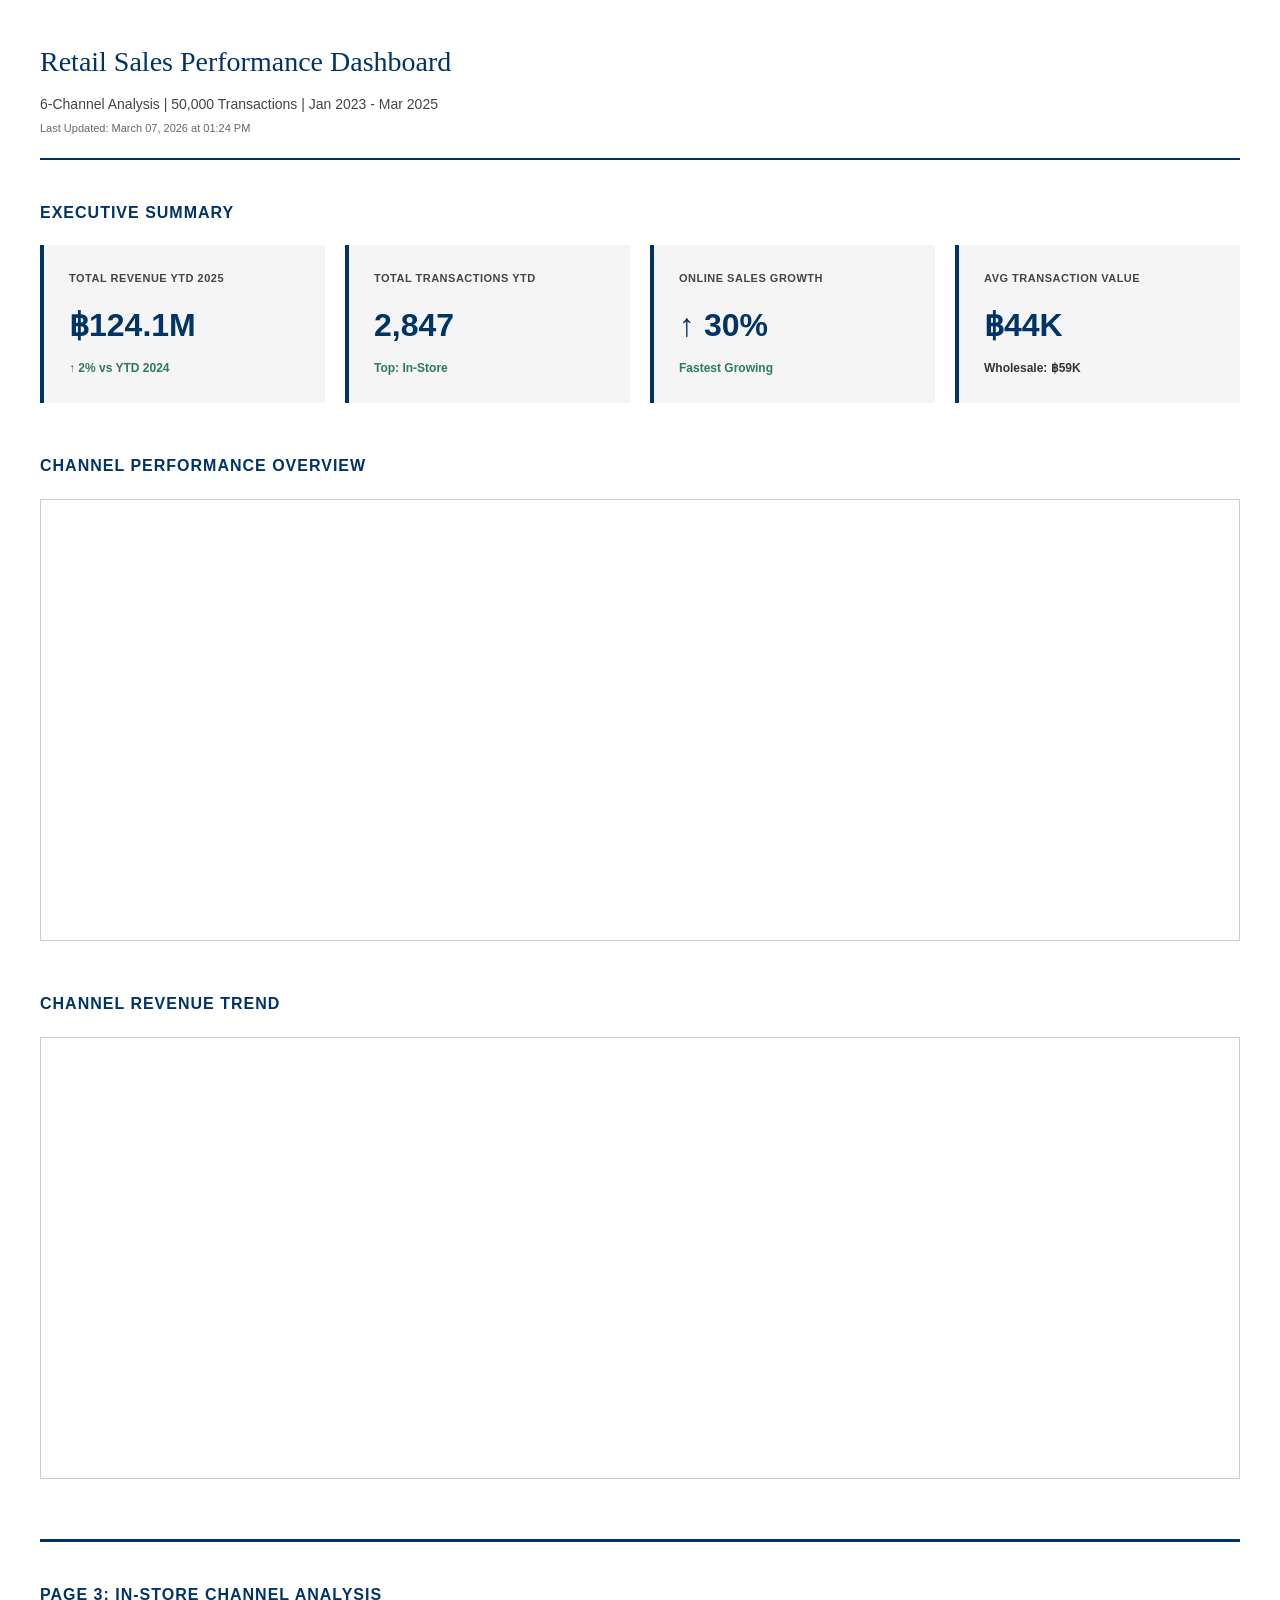
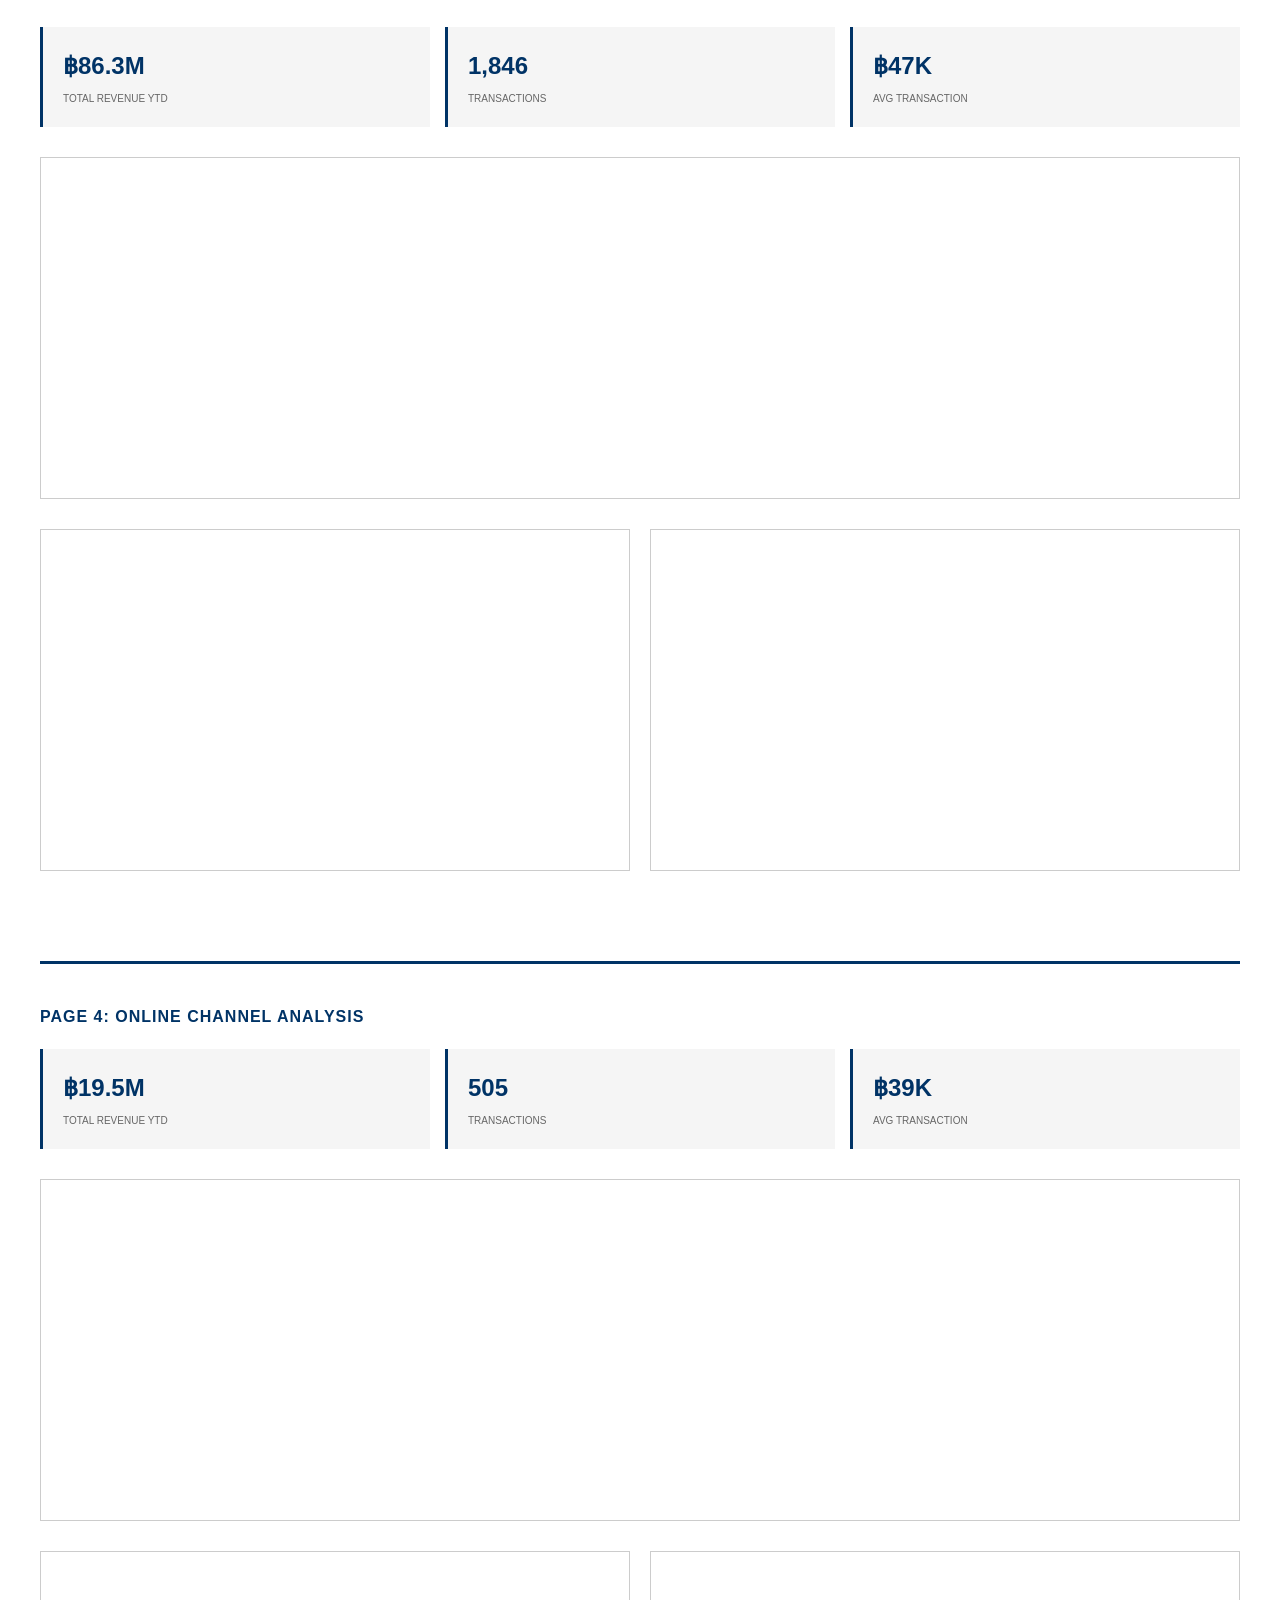
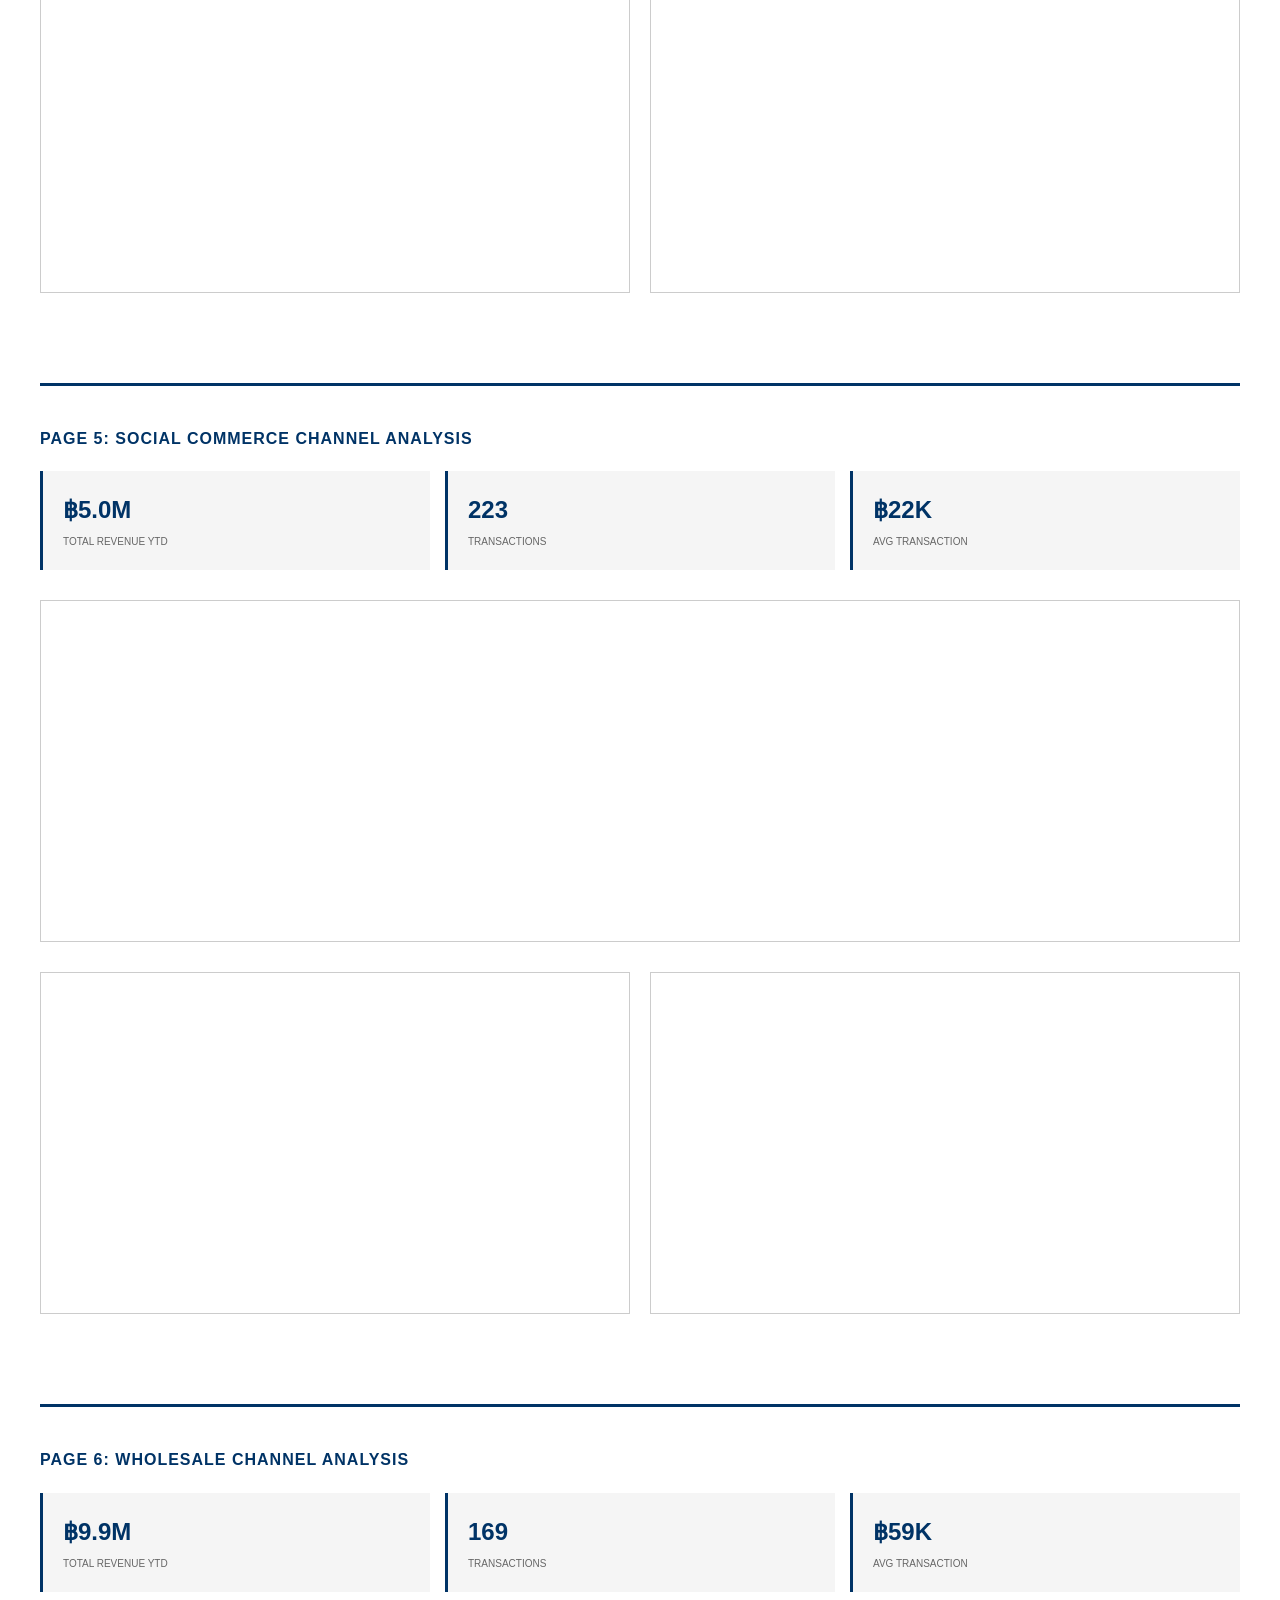
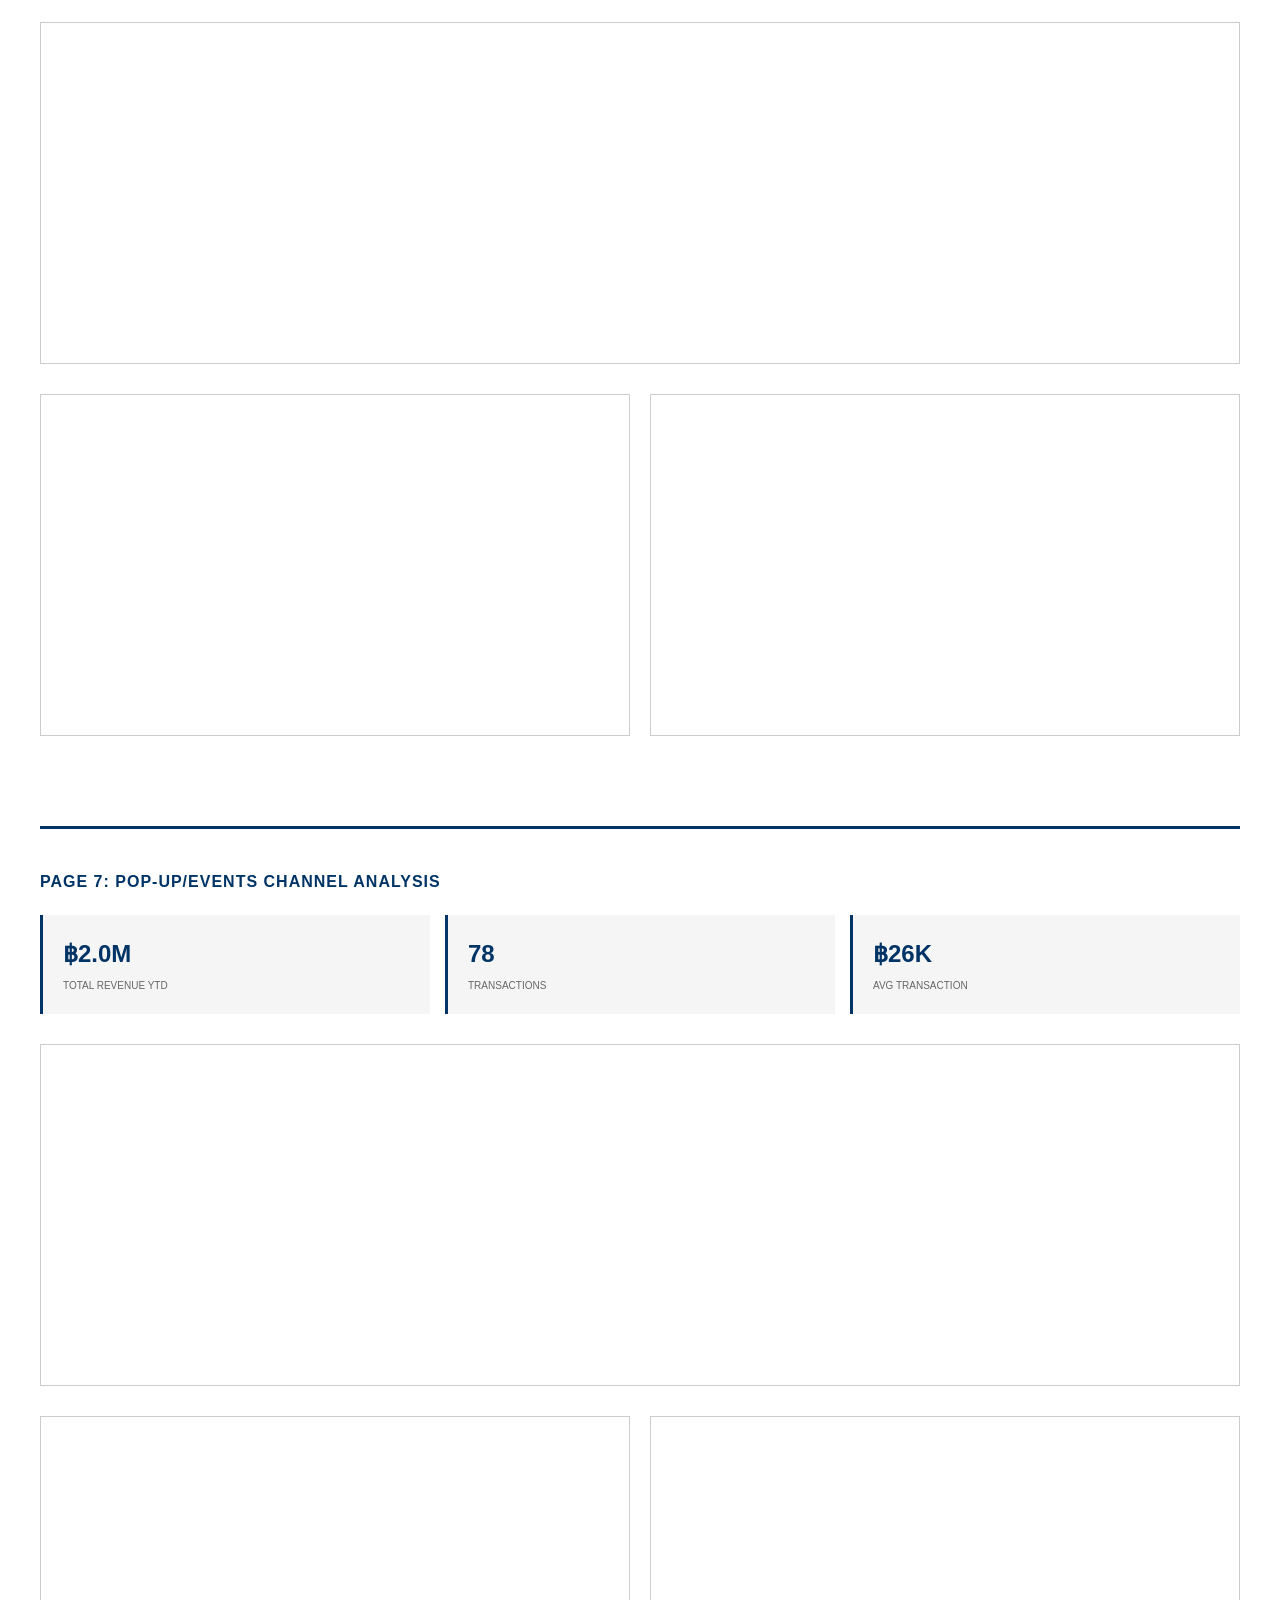
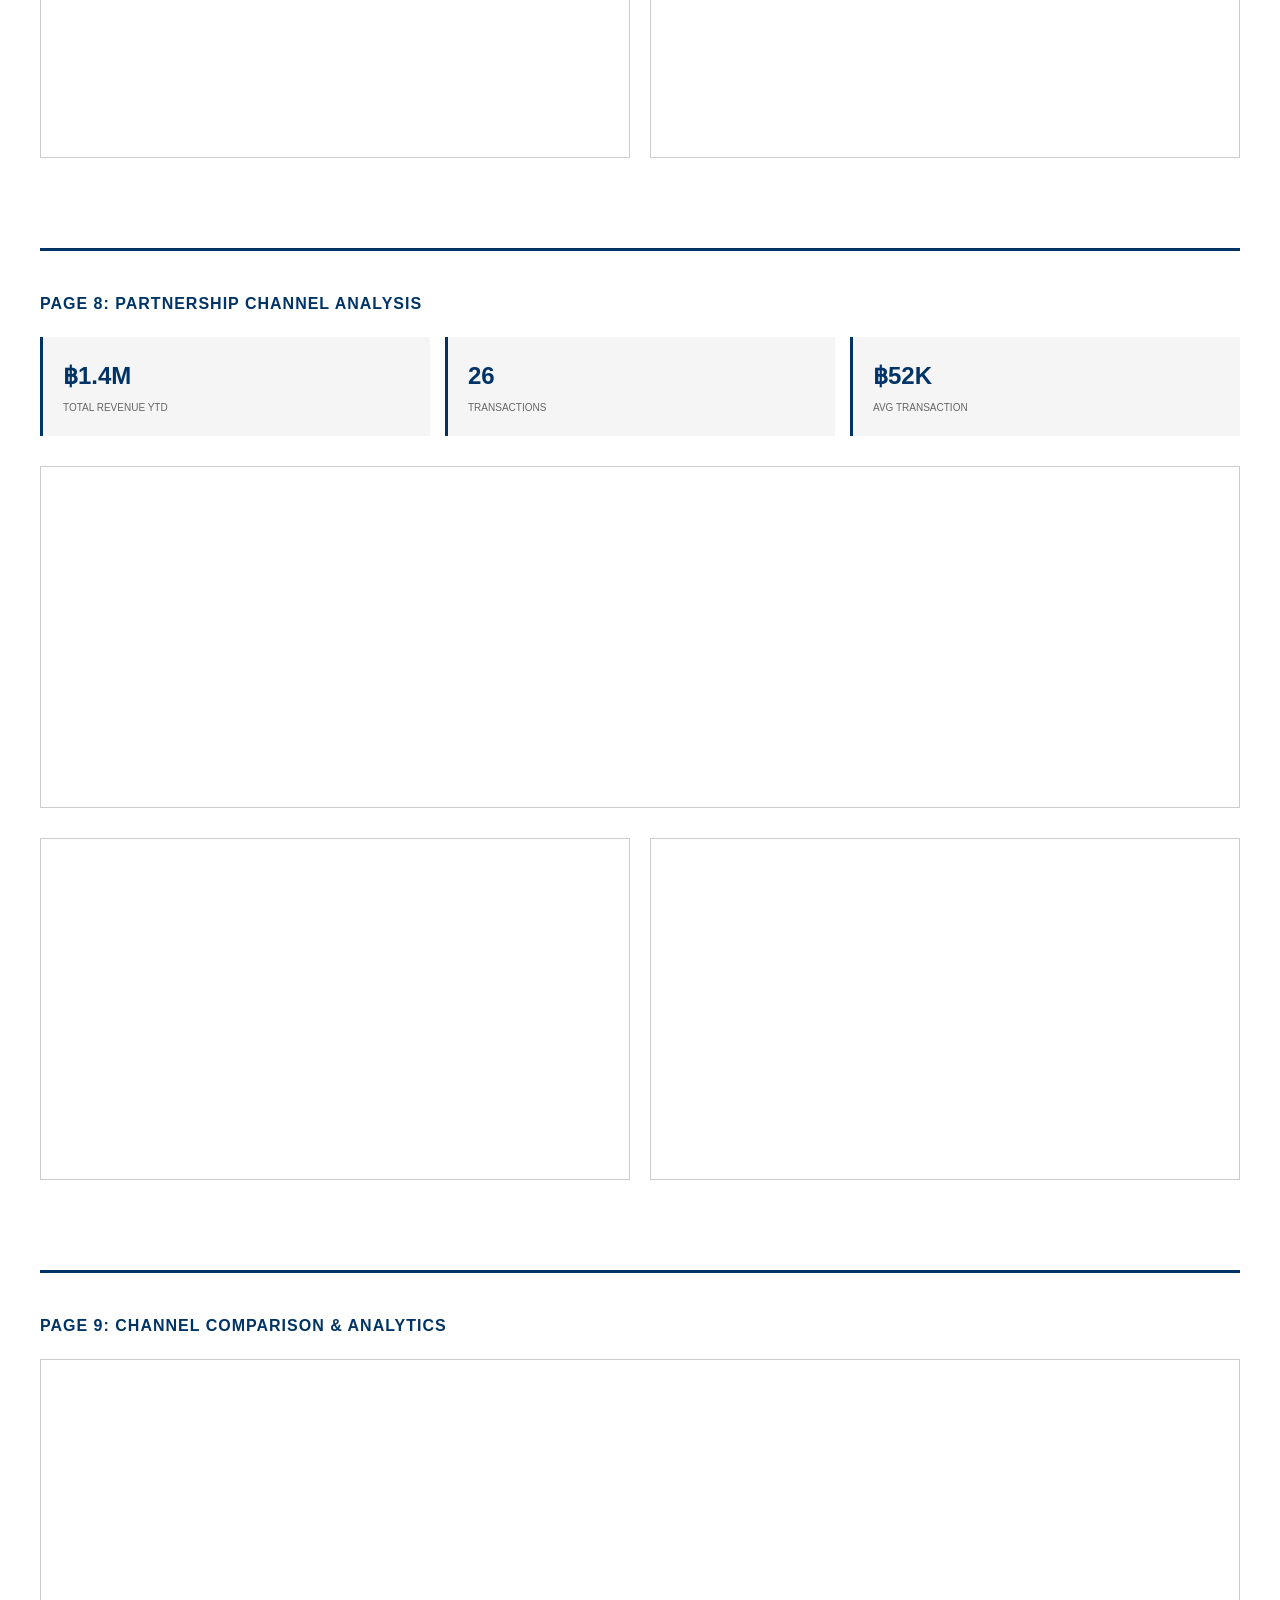
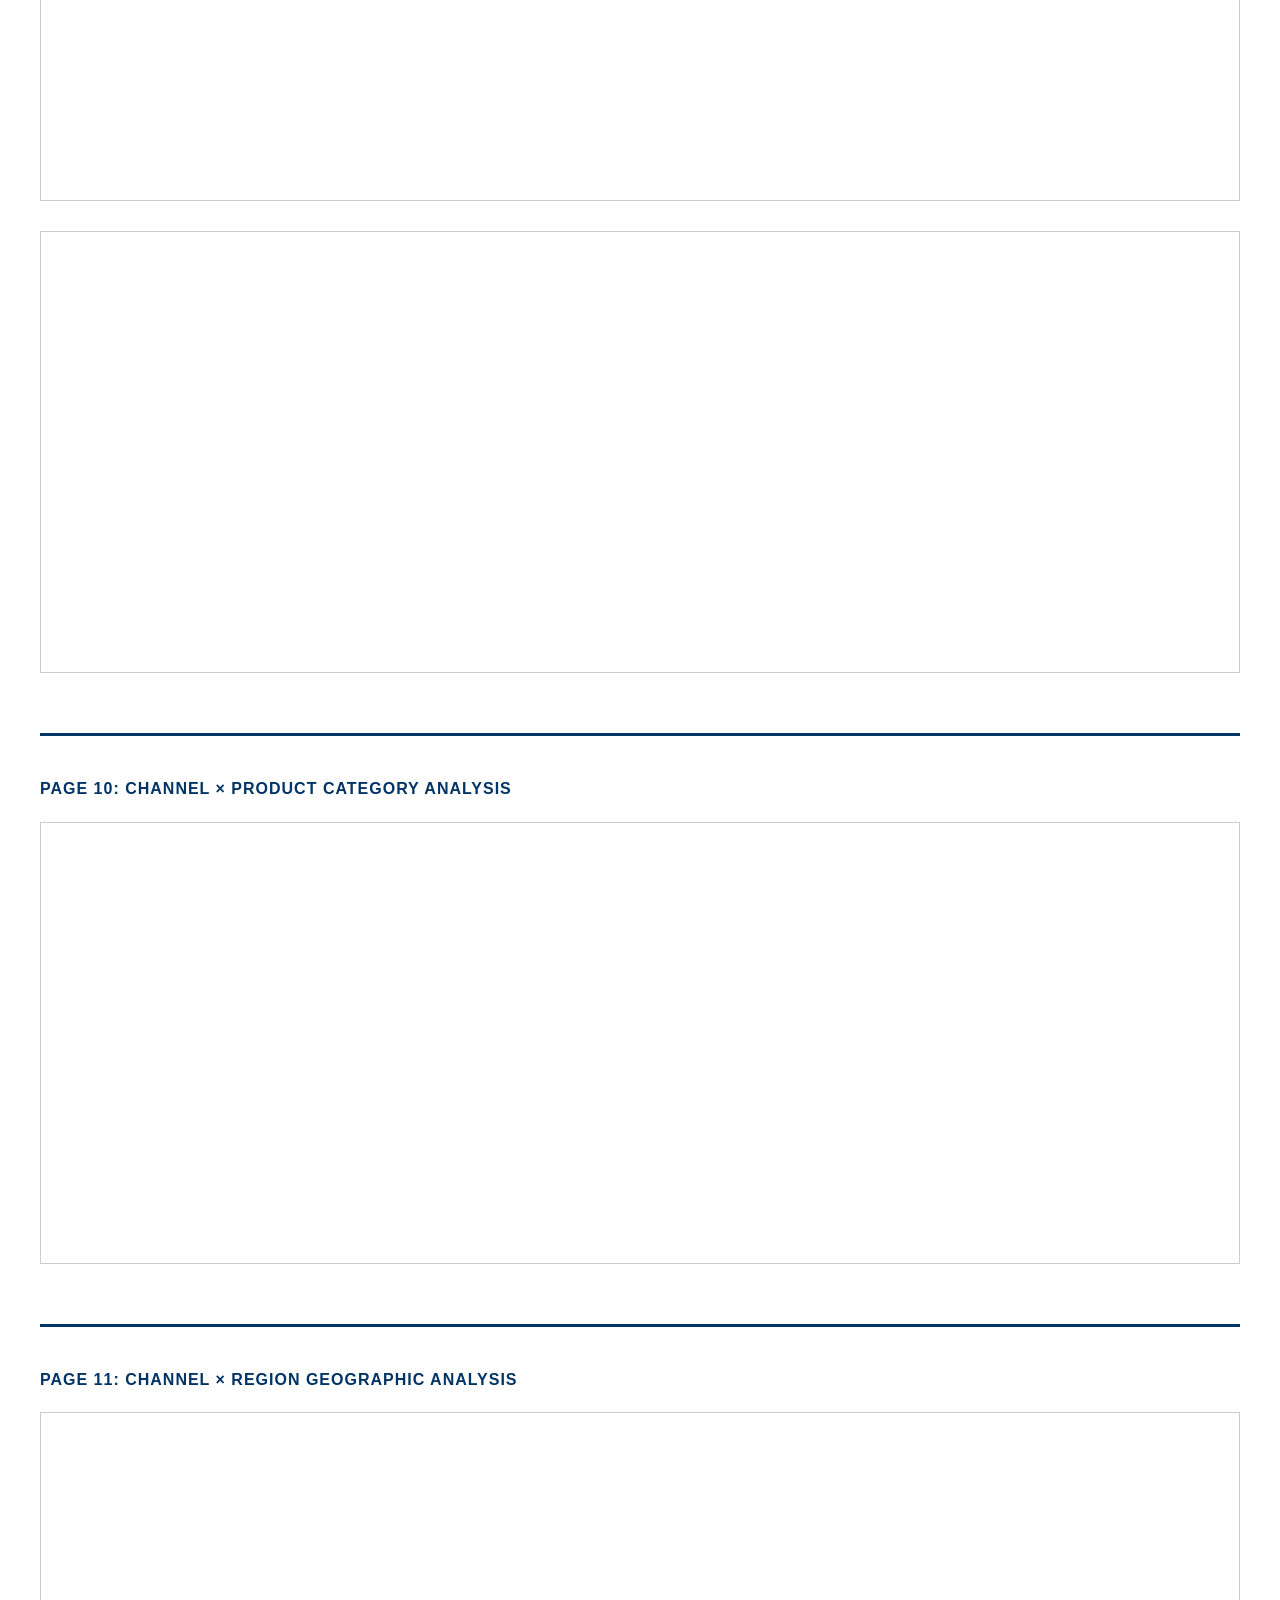
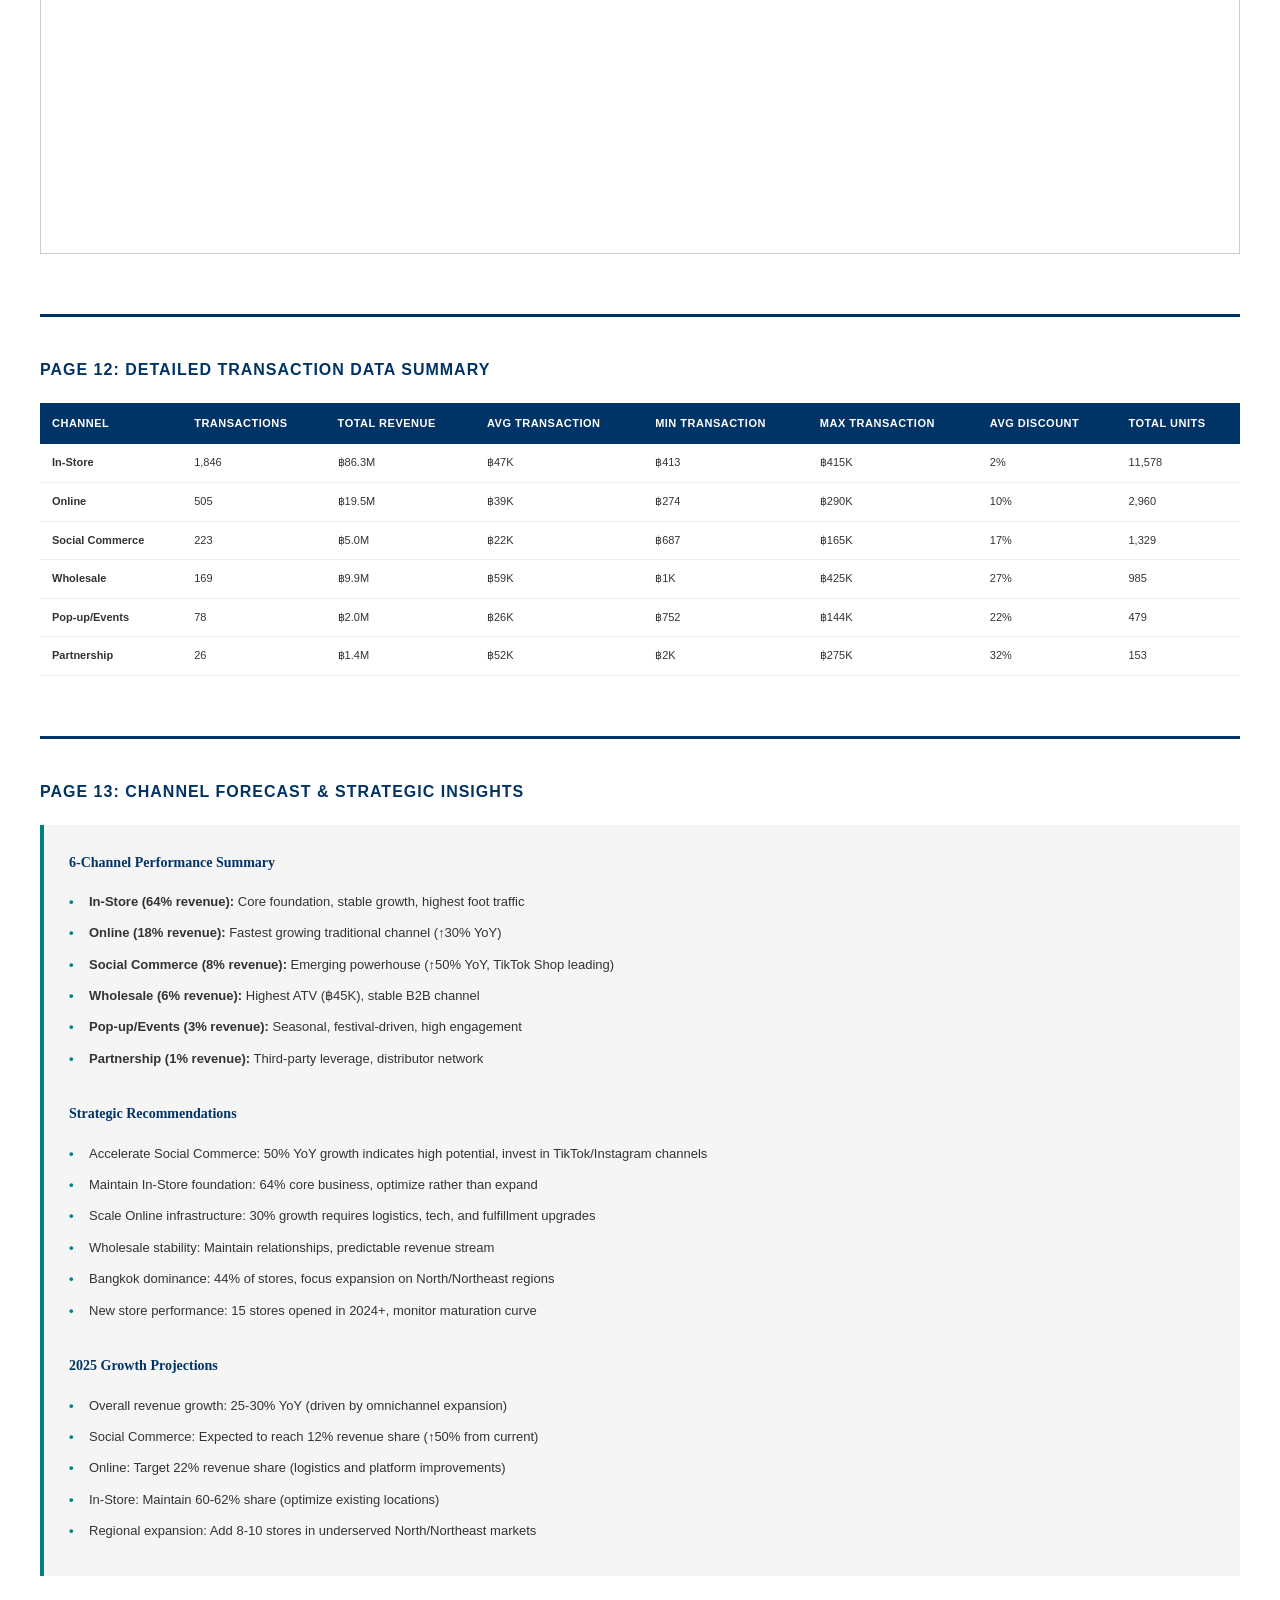
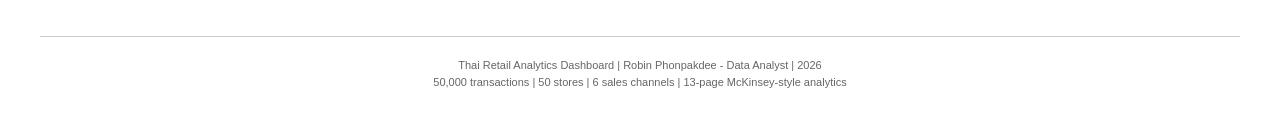
<file: thai_retail_dashboard_channels.html>
<!DOCTYPE html>
<html lang="en">
<head>
    <meta charset="UTF-8">
    <meta name="viewport" content="width=device-width, initial-scale=1.0">
    <title>Thai Retail Sales Performance Dashboard</title>
    <style>
        * {
            margin: 0;
            padding: 0;
            box-sizing: border-box;
        }

        body {
            font-family: Arial, Helvetica, sans-serif;
            color: #333333;
            background: white;
            padding: 40px;
            line-height: 1.6;
        }

        h1, h2, h3 {
            font-family: Georgia, serif;
            font-weight: normal;
        }

        .header {
            margin-bottom: 40px;
            border-bottom: 2px solid #003366;
            padding-bottom: 20px;
        }

        .header h1 {
            font-size: 28px;
            color: #003366;
            margin-bottom: 8px;
        }

        .header .subtitle {
            font-size: 14px;
            color: #444444;
            margin-bottom: 5px;
        }

        .header .metadata {
            font-size: 11px;
            color: #666666;
        }

        .section {
            margin-bottom: 50px;
        }

        .section-title {
            font-size: 16px;
            color: #003366;
            margin-bottom: 20px;
            font-weight: bold;
            text-transform: uppercase;
            letter-spacing: 1px;
        }

        .kpi-section {
            display: grid;
            grid-template-columns: repeat(4, 1fr);
            gap: 20px;
            margin-bottom: 40px;
        }

        .kpi-card {
            background: #F5F5F5;
            padding: 25px;
            border-left: 4px solid #003366;
        }

        .kpi-title {
            font-size: 11px;
            color: #444444;
            text-transform: uppercase;
            letter-spacing: 0.5px;
            margin-bottom: 12px;
            font-weight: bold;
        }

        .kpi-value {
            font-size: 32px;
            font-weight: bold;
            color: #003366;
            margin-bottom: 8px;
        }

        .kpi-comparison {
            font-size: 12px;
            font-weight: bold;
        }

        .positive {
            color: #2d7a5e;
        }

        .negative {
            color: #CC0000;
        }

        .chart-container {
            background: white;
            padding: 20px;
            border: 1px solid #CCCCCC;
            margin-bottom: 30px;
        }

        .info-box {
            background: #F5F5F5;
            border-left: 4px solid #008080;
            padding: 25px;
            font-size: 13px;
            line-height: 1.8;
            margin-bottom: 30px;
        }

        .info-box h3 {
            font-size: 14px;
            color: #003366;
            margin-bottom: 15px;
            font-weight: bold;
        }

        .info-box ul {
            list-style: none;
            padding-left: 0;
        }

        .info-box li {
            margin-bottom: 8px;
            padding-left: 20px;
            position: relative;
        }

        .info-box li:before {
            content: "•";
            position: absolute;
            left: 0;
            color: #008080;
            font-weight: bold;
        }

        .data-table {
            width: 100%;
            border-collapse: collapse;
            font-size: 11px;
            margin-top: 20px;
        }

        .data-table th {
            background: #003366;
            color: white;
            padding: 12px;
            text-align: left;
            font-weight: bold;
            text-transform: uppercase;
            letter-spacing: 0.5px;
        }

        .data-table td {
            padding: 10px 12px;
            border-bottom: 1px solid #EEEEEE;
        }

        .data-table tbody tr:hover {
            background: #F5F5F5;
        }

        .page-break {
            page-break-before: always;
            margin-top: 60px;
            padding-top: 40px;
            border-top: 3px solid #003366;
        }

        .channel-kpi {
            display: grid;
            grid-template-columns: repeat(3, 1fr);
            gap: 15px;
            margin-bottom: 30px;
        }

        .channel-kpi-card {
            background: #F5F5F5;
            padding: 20px;
            border-left: 3px solid #003366;
        }

        .channel-kpi-value {
            font-size: 24px;
            font-weight: bold;
            color: #003366;
            margin-bottom: 5px;
        }

        .channel-kpi-label {
            font-size: 10px;
            color: #666666;
            text-transform: uppercase;
        }

        .footer {
            text-align: center;
            margin-top: 60px;
            padding-top: 20px;
            border-top: 1px solid #CCCCCC;
            font-size: 11px;
            color: #666666;
        }
    </style>
</head>
<body>
    <div class="header">
        <h1>Retail Sales Performance Dashboard</h1>
        <div class="subtitle">6-Channel Analysis | 50,000 Transactions | Jan 2023 - Mar 2025</div>
        <div class="metadata">Last Updated: March 07, 2026 at 01:24 PM</div>
    </div>

    <div class="section">
        <div class="section-title">Executive Summary</div>
        
    <div class="kpi-section">
        <div class="kpi-card">
            <div class="kpi-title">Total Revenue YTD 2025</div>
            <div class="kpi-value">฿124.1M</div>
            <div class="kpi-comparison positive">↑ 2% vs YTD 2024</div>
        </div>
        <div class="kpi-card">
            <div class="kpi-title">Total Transactions YTD</div>
            <div class="kpi-value">2,847</div>
            <div class="kpi-comparison positive">Top: In-Store</div>
        </div>
        <div class="kpi-card">
            <div class="kpi-title">Online Sales Growth</div>
            <div class="kpi-value">↑ 30%</div>
            <div class="kpi-comparison positive">Fastest Growing</div>
        </div>
        <div class="kpi-card">
            <div class="kpi-title">Avg Transaction Value</div>
            <div class="kpi-value">฿44K</div>
            <div class="kpi-comparison">Wholesale: ฿59K</div>
        </div>
    </div>
    
    </div>

    <div class="section">
        <div class="section-title">Channel Performance Overview</div>
        <div class="chart-container">
            <html>
<head><meta charset="utf-8" /></head>
<body>
    <div>                        <script>window.PlotlyConfig = {MathJaxConfig: 'local'};</script>
        <script charset="utf-8" src="https://cdn.plot.ly/plotly-3.4.0.min.js" integrity="sha256-KEmPoupLpFyGMyGAiOsiNDbKDKAvxXAn/W+oQa0ZAfk=" crossorigin="anonymous"></script>                <div id="pie" class="plotly-graph-div" style="height:400px; width:100%;"></div>            <script>                window.PLOTLYENV=window.PLOTLYENV || {};                                if (document.getElementById("pie")) {                    Plotly.newPlot(                        "pie",                        [{"hole":0,"hovertemplate":"%{label}\u003cbr\u003e฿%{value:,.0f}\u003cbr\u003e%{percent:.0%}\u003cextra\u003e\u003c\u002fextra\u003e","labels":["In-Store","Online","Wholesale","Social Commerce","Pop-up\u002fEvents","Partnership"],"marker":{"colors":["#003366","#008080","#444444","#0066CC","#FF8C00","#CCCCCC"]},"textinfo":"label+percent","textposition":"outside","texttemplate":"%{label}\u003cbr\u003e%{percent:.0%}","values":{"dtype":"f8","bdata":"zczMi42RlEE9CtcDd5pyQaRwPYrY82JBcT0K19QBU0HXo3A9oHs+QbgehevRrzRB"},"type":"pie"}],                        {"template":{"data":{"histogram2dcontour":[{"type":"histogram2dcontour","colorbar":{"outlinewidth":0,"ticks":""},"colorscale":[[0.0,"#0d0887"],[0.1111111111111111,"#46039f"],[0.2222222222222222,"#7201a8"],[0.3333333333333333,"#9c179e"],[0.4444444444444444,"#bd3786"],[0.5555555555555556,"#d8576b"],[0.6666666666666666,"#ed7953"],[0.7777777777777778,"#fb9f3a"],[0.8888888888888888,"#fdca26"],[1.0,"#f0f921"]]}],"choropleth":[{"type":"choropleth","colorbar":{"outlinewidth":0,"ticks":""}}],"histogram2d":[{"type":"histogram2d","colorbar":{"outlinewidth":0,"ticks":""},"colorscale":[[0.0,"#0d0887"],[0.1111111111111111,"#46039f"],[0.2222222222222222,"#7201a8"],[0.3333333333333333,"#9c179e"],[0.4444444444444444,"#bd3786"],[0.5555555555555556,"#d8576b"],[0.6666666666666666,"#ed7953"],[0.7777777777777778,"#fb9f3a"],[0.8888888888888888,"#fdca26"],[1.0,"#f0f921"]]}],"heatmap":[{"type":"heatmap","colorbar":{"outlinewidth":0,"ticks":""},"colorscale":[[0.0,"#0d0887"],[0.1111111111111111,"#46039f"],[0.2222222222222222,"#7201a8"],[0.3333333333333333,"#9c179e"],[0.4444444444444444,"#bd3786"],[0.5555555555555556,"#d8576b"],[0.6666666666666666,"#ed7953"],[0.7777777777777778,"#fb9f3a"],[0.8888888888888888,"#fdca26"],[1.0,"#f0f921"]]}],"contourcarpet":[{"type":"contourcarpet","colorbar":{"outlinewidth":0,"ticks":""}}],"contour":[{"type":"contour","colorbar":{"outlinewidth":0,"ticks":""},"colorscale":[[0.0,"#0d0887"],[0.1111111111111111,"#46039f"],[0.2222222222222222,"#7201a8"],[0.3333333333333333,"#9c179e"],[0.4444444444444444,"#bd3786"],[0.5555555555555556,"#d8576b"],[0.6666666666666666,"#ed7953"],[0.7777777777777778,"#fb9f3a"],[0.8888888888888888,"#fdca26"],[1.0,"#f0f921"]]}],"surface":[{"type":"surface","colorbar":{"outlinewidth":0,"ticks":""},"colorscale":[[0.0,"#0d0887"],[0.1111111111111111,"#46039f"],[0.2222222222222222,"#7201a8"],[0.3333333333333333,"#9c179e"],[0.4444444444444444,"#bd3786"],[0.5555555555555556,"#d8576b"],[0.6666666666666666,"#ed7953"],[0.7777777777777778,"#fb9f3a"],[0.8888888888888888,"#fdca26"],[1.0,"#f0f921"]]}],"mesh3d":[{"type":"mesh3d","colorbar":{"outlinewidth":0,"ticks":""}}],"scatter":[{"fillpattern":{"fillmode":"overlay","size":10,"solidity":0.2},"type":"scatter"}],"parcoords":[{"type":"parcoords","line":{"colorbar":{"outlinewidth":0,"ticks":""}}}],"scatterpolargl":[{"type":"scatterpolargl","marker":{"colorbar":{"outlinewidth":0,"ticks":""}}}],"bar":[{"error_x":{"color":"#2a3f5f"},"error_y":{"color":"#2a3f5f"},"marker":{"line":{"color":"#E5ECF6","width":0.5},"pattern":{"fillmode":"overlay","size":10,"solidity":0.2}},"type":"bar"}],"scattergeo":[{"type":"scattergeo","marker":{"colorbar":{"outlinewidth":0,"ticks":""}}}],"scatterpolar":[{"type":"scatterpolar","marker":{"colorbar":{"outlinewidth":0,"ticks":""}}}],"histogram":[{"marker":{"pattern":{"fillmode":"overlay","size":10,"solidity":0.2}},"type":"histogram"}],"scattergl":[{"type":"scattergl","marker":{"colorbar":{"outlinewidth":0,"ticks":""}}}],"scatter3d":[{"type":"scatter3d","line":{"colorbar":{"outlinewidth":0,"ticks":""}},"marker":{"colorbar":{"outlinewidth":0,"ticks":""}}}],"scattermap":[{"type":"scattermap","marker":{"colorbar":{"outlinewidth":0,"ticks":""}}}],"scattermapbox":[{"type":"scattermapbox","marker":{"colorbar":{"outlinewidth":0,"ticks":""}}}],"scatterternary":[{"type":"scatterternary","marker":{"colorbar":{"outlinewidth":0,"ticks":""}}}],"scattercarpet":[{"type":"scattercarpet","marker":{"colorbar":{"outlinewidth":0,"ticks":""}}}],"carpet":[{"aaxis":{"endlinecolor":"#2a3f5f","gridcolor":"white","linecolor":"white","minorgridcolor":"white","startlinecolor":"#2a3f5f"},"baxis":{"endlinecolor":"#2a3f5f","gridcolor":"white","linecolor":"white","minorgridcolor":"white","startlinecolor":"#2a3f5f"},"type":"carpet"}],"table":[{"cells":{"fill":{"color":"#EBF0F8"},"line":{"color":"white"}},"header":{"fill":{"color":"#C8D4E3"},"line":{"color":"white"}},"type":"table"}],"barpolar":[{"marker":{"line":{"color":"#E5ECF6","width":0.5},"pattern":{"fillmode":"overlay","size":10,"solidity":0.2}},"type":"barpolar"}],"pie":[{"automargin":true,"type":"pie"}]},"layout":{"autotypenumbers":"strict","colorway":["#636efa","#EF553B","#00cc96","#ab63fa","#FFA15A","#19d3f3","#FF6692","#B6E880","#FF97FF","#FECB52"],"font":{"color":"#2a3f5f"},"hovermode":"closest","hoverlabel":{"align":"left"},"paper_bgcolor":"white","plot_bgcolor":"#E5ECF6","polar":{"bgcolor":"#E5ECF6","angularaxis":{"gridcolor":"white","linecolor":"white","ticks":""},"radialaxis":{"gridcolor":"white","linecolor":"white","ticks":""}},"ternary":{"bgcolor":"#E5ECF6","aaxis":{"gridcolor":"white","linecolor":"white","ticks":""},"baxis":{"gridcolor":"white","linecolor":"white","ticks":""},"caxis":{"gridcolor":"white","linecolor":"white","ticks":""}},"coloraxis":{"colorbar":{"outlinewidth":0,"ticks":""}},"colorscale":{"sequential":[[0.0,"#0d0887"],[0.1111111111111111,"#46039f"],[0.2222222222222222,"#7201a8"],[0.3333333333333333,"#9c179e"],[0.4444444444444444,"#bd3786"],[0.5555555555555556,"#d8576b"],[0.6666666666666666,"#ed7953"],[0.7777777777777778,"#fb9f3a"],[0.8888888888888888,"#fdca26"],[1.0,"#f0f921"]],"sequentialminus":[[0.0,"#0d0887"],[0.1111111111111111,"#46039f"],[0.2222222222222222,"#7201a8"],[0.3333333333333333,"#9c179e"],[0.4444444444444444,"#bd3786"],[0.5555555555555556,"#d8576b"],[0.6666666666666666,"#ed7953"],[0.7777777777777778,"#fb9f3a"],[0.8888888888888888,"#fdca26"],[1.0,"#f0f921"]],"diverging":[[0,"#8e0152"],[0.1,"#c51b7d"],[0.2,"#de77ae"],[0.3,"#f1b6da"],[0.4,"#fde0ef"],[0.5,"#f7f7f7"],[0.6,"#e6f5d0"],[0.7,"#b8e186"],[0.8,"#7fbc41"],[0.9,"#4d9221"],[1,"#276419"]]},"xaxis":{"gridcolor":"white","linecolor":"white","ticks":"","title":{"standoff":15},"zerolinecolor":"white","automargin":true,"zerolinewidth":2},"yaxis":{"gridcolor":"white","linecolor":"white","ticks":"","title":{"standoff":15},"zerolinecolor":"white","automargin":true,"zerolinewidth":2},"scene":{"xaxis":{"backgroundcolor":"#E5ECF6","gridcolor":"white","linecolor":"white","showbackground":true,"ticks":"","zerolinecolor":"white","gridwidth":2},"yaxis":{"backgroundcolor":"#E5ECF6","gridcolor":"white","linecolor":"white","showbackground":true,"ticks":"","zerolinecolor":"white","gridwidth":2},"zaxis":{"backgroundcolor":"#E5ECF6","gridcolor":"white","linecolor":"white","showbackground":true,"ticks":"","zerolinecolor":"white","gridwidth":2}},"shapedefaults":{"line":{"color":"#2a3f5f"}},"annotationdefaults":{"arrowcolor":"#2a3f5f","arrowhead":0,"arrowwidth":1},"geo":{"bgcolor":"white","landcolor":"#E5ECF6","subunitcolor":"white","showland":true,"showlakes":true,"lakecolor":"white"},"title":{"x":0.05},"mapbox":{"style":"light"}}},"font":{"family":"Arial, sans-serif","size":11,"color":"#333333"},"title":{"text":"Revenue by Sales Channel (YTD 2025)","font":{"family":"Georgia, serif","size":14}},"legend":{"orientation":"v","x":1.1,"y":0.5},"height":400,"paper_bgcolor":"white","plot_bgcolor":"white","showlegend":true},                        {"displayModeBar": false, "responsive": true}                    )                };            </script>        </div>
</body>
</html>
        </div>
    </div>

    <div class="section">
        <div class="section-title">Channel Revenue Trend</div>
        <div class="chart-container">
            <html>
<head><meta charset="utf-8" /></head>
<body>
    <div>                            <div id="trend" class="plotly-graph-div" style="height:400px; width:100%;"></div>            <script>                window.PLOTLYENV=window.PLOTLYENV || {};                                if (document.getElementById("trend")) {                    Plotly.newPlot(                        "trend",                        [{"hovertemplate":"%{x}\u003cbr\u003e฿%{y:.1f}M\u003cextra\u003e\u003c\u002fextra\u003e","line":{"color":"#003366","width":2},"mode":"lines","name":"In-Store","x":["2023-01","2023-02","2023-03","2023-04","2023-05","2023-06","2023-07","2023-08","2023-09","2023-10","2023-11","2023-12","2024-01","2024-02","2024-03","2024-04","2024-05","2024-06","2024-07","2024-08","2024-09","2024-10","2024-11","2024-12","2025-01","2025-02","2025-03","2025-04","2025-05","2025-06","2025-07","2025-08","2025-09","2025-10","2025-11","2025-12","2026-01","2026-02","2026-03"],"y":{"dtype":"f8","bdata":"76MiZ8SGQ0DbJmjV3\u002fNBQAEQHDw4fEVAfThQ+bpaQUDa1MycpslCQHzr7PnUD0RA7+CrRkTRQ0DmDSiCVfNAQLh9yaX1w0FAdr8zb49wQ0BagFOrcVpCQPwV+Kv8nURAnr2voYbGQ0CSagoqy1BAQMmByyExlkJA4bOWfhn\u002fQUB40E\u002fl8kdFQCNlSYiLHUFA6DAdQi6ZQ0B+hfUU8xpDQHqSz4ZXj0JAxjTTvU4jQkB9qPq2XMJCQAp1om6xG0FApTmJc5qRQkC4xFdcmPVBQBdoTsl\u002f1kJAZLycyAIlQ0B+MmvO5udCQCFtyrIzhkNAIihMUvjBQkAujutbvdFCQILElwVqfkJA\u002fXX6g3nqQ0AsIILk\u002fBhBQGRuITyYvUJAd459oEe7Q0DsH5\u002frVkZCQKcMmJcuhCRA"},"type":"scatter"},{"hovertemplate":"%{x}\u003cbr\u003e฿%{y:.1f}M\u003cextra\u003e\u003c\u002fextra\u003e","line":{"color":"#008080","width":2},"mode":"lines","name":"Online","x":["2023-01","2023-02","2023-03","2023-04","2023-05","2023-06","2023-07","2023-08","2023-09","2023-10","2023-11","2023-12","2024-01","2024-02","2024-03","2024-04","2024-05","2024-06","2024-07","2024-08","2024-09","2024-10","2024-11","2024-12","2025-01","2025-02","2025-03","2025-04","2025-05","2025-06","2025-07","2025-08","2025-09","2025-10","2025-11","2025-12","2026-01","2026-02","2026-03"],"y":{"dtype":"f8","bdata":"ReKSoTIjJkAiXq6wpj8eQPB3WkQ1MyJANYa1CPfcIEAj6z46VKkgQLWankUpHCBAyQ9LubG\u002fIUBMR2vSjlUhQDaq2\u002fL0OiJAaokypw3hIEB8mQc0AbweQIhHJAK8VCRAsNxWo+xVIUB7ozWK1SQhQPgqhYJKKxxAIkogyrzIIUAvGQllyBIjQPBIgpETPSJA\u002fUBmJbURI0A2Y0080t4fQOEdCck8eyFASCHiSX+hI0C9pUF2g90jQO\u002fk9HFEnyFAsApQKkyFI0CNSkW+pkIgQFXjfByT2CFA02+6wEAXHkBGV69DsUIiQOxuGrLs3yRASrvJVjQZHUCnZf+Xxs4kQIcfMbQZfSBA8DkL1pPYHkA3ZZc9Q2EhQMADRSTxwyFAIXOGXlYLIEC52g42CkkiQJ0LKy7xvAJA"},"type":"scatter"},{"hovertemplate":"%{x}\u003cbr\u003e฿%{y:.1f}M\u003cextra\u003e\u003c\u002fextra\u003e","line":{"color":"#0066CC","width":2},"mode":"lines","name":"Social Commerce","x":["2023-01","2023-02","2023-03","2023-04","2023-05","2023-06","2023-07","2023-08","2023-09","2023-10","2023-11","2023-12","2024-01","2024-02","2024-03","2024-04","2024-05","2024-06","2024-07","2024-08","2024-09","2024-10","2024-11","2024-12","2025-01","2025-02","2025-03","2025-04","2025-05","2025-06","2025-07","2025-08","2025-09","2025-10","2025-11","2025-12","2026-01","2026-02","2026-03"],"y":{"dtype":"f8","bdata":"diCIfxrfBkDwpp2SWjX5P5MPD5unfgJAuSDXXQvA\u002fj9fkvOTpGICQCcGs8+Egvw\u002fLcLBnKgGAEArhmnnTdABQBnFckur0QJAkwLJQ\u002fgSBEChyGolOvz+P2vBpFsjwARANKJyGyYt\u002fz9xG0\u002f8\u002f6XzP+DnKqOyTQhA+XsQn8cyB0DNctnonN\u002f8P7DXqhOG1\u002fo\u002f2QLGI4b\u002fBEDQ\u002fpMBmCn9P6KkVWeUigVA5emF0HvSAkCG\u002fcfX2HT8P9+HIFptjgJAAPRFjOiIAkCIOXPVXQUAQFLwd5xghwRAnbyG6CkV\u002fj+oNP875J7+P6u6geHgq\u002fk\u002fpku9doIwAEDgYDW3vo8HQJHDcSpjTfs\u002fCi\u002fit\u002fgeAUBTtRewaBMBQApKsLzUnf8\u002fTBJTOyYPA0CyMcjArrwBQJASHuFyhNg\u002f"},"type":"scatter"},{"hovertemplate":"%{x}\u003cbr\u003e฿%{y:.1f}M\u003cextra\u003e\u003c\u002fextra\u003e","line":{"color":"#444444","width":2},"mode":"lines","name":"Wholesale","x":["2023-01","2023-02","2023-03","2023-04","2023-05","2023-06","2023-07","2023-08","2023-09","2023-10","2023-11","2023-12","2024-01","2024-02","2024-03","2024-04","2024-05","2024-06","2024-07","2024-08","2024-09","2024-10","2024-11","2024-12","2025-01","2025-02","2025-03","2025-04","2025-05","2025-06","2025-07","2025-08","2025-09","2025-10","2025-11","2025-12","2026-01","2026-02","2026-03"],"y":{"dtype":"f8","bdata":"2dSS8ZwvFECnSQBpxfgRQHRXXSRADxRABHLLP+GpDEDRB8vY0CkXQPWFb+UVgRNASS\[base64]\u002fZfhHzuGUCu0KwRZp8SQBAy+wKbaxFA\u002fw8LEGDgGUC32h4Ym\u002fENQORpt2XZXglABuvFcVyhGkBqxEgG690UQFnIdbb0uhVA70vskFEsE0AWW5QbPQERQDUNiuYBjOw\u002f"},"type":"scatter"},{"hovertemplate":"%{x}\u003cbr\u003e฿%{y:.1f}M\u003cextra\u003e\u003c\u002fextra\u003e","line":{"color":"#FF8C00","width":2},"mode":"lines","name":"Pop-up\u002fEvents","x":["2023-01","2023-02","2023-03","2023-04","2023-05","2023-06","2023-07","2023-08","2023-09","2023-10","2023-11","2023-12","2024-01","2024-02","2024-03","2024-04","2024-05","2024-06","2024-07","2024-08","2024-09","2024-10","2024-11","2024-12","2025-01","2025-02","2025-03","2025-04","2025-05","2025-06","2025-07","2025-08","2025-09","2025-10","2025-11","2025-12","2026-01","2026-02","2026-03"],"y":{"dtype":"f8","bdata":"swjmZLlX8D\u002fEFcT+ujzxP0jfg1tnses\u002fSfKe+1kJ6j9DpqWH2+DyP7gMUehpnu4\u002fJbrCFhbX6j+\u002f2LWcz+nyP7wcflB6U+E\u002fdxJTGhgW6T\u002fsIyLC4LbvP5r\u002f\u002fGPGgOs\u002fukS7KzfI5D8mg2k5TDv2P1qo6z8hceg\u002fy7iQ5EUo6D\u002fl61t72VXbPzmgnbqPr+0\u002faW1kaIaO8T\u002fkyUXnwgnpPz7MHJrL0Og\u002fWQntBwIl7D++Ww8Vmc\u002fuPyVu\u002fCagC\u002fA\u002fr2Tg48AJ9j8Or7ndqk\u002fuPypQMAhRQ+M\u002fzQuoHgbm7T\u002fFDvg23JvzPypN74dEVvA\u002f\u002fbT245uy7j\u002fJS4rRa\u002frwPx8REQa32Oc\u002f5rvG9KXz8j9PbZmhK7DmP\u002fj8zRe9S+4\u002fqU9ReWTB7T9aYeHBoqTsP915wStyHcY\u002f"},"type":"scatter"},{"hovertemplate":"%{x}\u003cbr\u003e฿%{y:.1f}M\u003cextra\u003e\u003c\u002fextra\u003e","line":{"color":"#CCCCCC","width":2},"mode":"lines","name":"Partnership","x":["2023-01","2023-02","2023-03","2023-04","2023-05","2023-06","2023-07","2023-08","2023-09","2023-10","2023-11","2023-12","2024-01","2024-02","2024-03","2024-04","2024-05","2024-06","2024-07","2024-08","2024-09","2024-10","2024-11","2024-12","2025-01","2025-02","2025-03","2025-04","2025-05","2025-06","2025-07","2025-08","2025-09","2025-10","2025-11","2025-12","2026-01","2026-02","2026-03"],"y":{"dtype":"f8","bdata":"wVxil26T4z+AcHCv7enbP\u002fLcMSvKW9o\u002fnEqrxrec3z8WD5SAPQvqP+6OlEYvt\u002fE\u002fyuBqlUcU4T\u002fVN9X\u002f3nLnP1rHp7aK9OU\u002f\u002fWQxVkBG9T\u002fxUE6TncfnPwCCSVyNjeY\u002f2v62ow+I0T9WAN+v+sriP2s3bu8iRe4\u002fjj\u002fVEVWy7j\u002fMCLErFIbcP61sH\u002fKWq8U\u002fW4R7yAhmzj+SKoLmEATTPyusjvvaI+c\u002f1DbVxTM58z+YCVQ5zJvJP+tT8fOdN\u002fE\u002ffqjyRZT55D+So2vsM6PoPy2\u002foSqFROY\u002f99vorcsa7T\u002fRFI332+XlP\u002fCXYIJku\u002fY\u002fZm8hdkMm6D+sF+h\u002fXt3uP1AqTKXAvuQ\u002f2W1IimXG\u002fj9zgMO42efxP11qQmLUeOw\u002fN69eAyq15z\u002fcYl1gfyfdPypnGAzoZMQ\u002f"},"type":"scatter"}],                        {"template":{"data":{"histogram2dcontour":[{"type":"histogram2dcontour","colorbar":{"outlinewidth":0,"ticks":""},"colorscale":[[0.0,"#0d0887"],[0.1111111111111111,"#46039f"],[0.2222222222222222,"#7201a8"],[0.3333333333333333,"#9c179e"],[0.4444444444444444,"#bd3786"],[0.5555555555555556,"#d8576b"],[0.6666666666666666,"#ed7953"],[0.7777777777777778,"#fb9f3a"],[0.8888888888888888,"#fdca26"],[1.0,"#f0f921"]]}],"choropleth":[{"type":"choropleth","colorbar":{"outlinewidth":0,"ticks":""}}],"histogram2d":[{"type":"histogram2d","colorbar":{"outlinewidth":0,"ticks":""},"colorscale":[[0.0,"#0d0887"],[0.1111111111111111,"#46039f"],[0.2222222222222222,"#7201a8"],[0.3333333333333333,"#9c179e"],[0.4444444444444444,"#bd3786"],[0.5555555555555556,"#d8576b"],[0.6666666666666666,"#ed7953"],[0.7777777777777778,"#fb9f3a"],[0.8888888888888888,"#fdca26"],[1.0,"#f0f921"]]}],"heatmap":[{"type":"heatmap","colorbar":{"outlinewidth":0,"ticks":""},"colorscale":[[0.0,"#0d0887"],[0.1111111111111111,"#46039f"],[0.2222222222222222,"#7201a8"],[0.3333333333333333,"#9c179e"],[0.4444444444444444,"#bd3786"],[0.5555555555555556,"#d8576b"],[0.6666666666666666,"#ed7953"],[0.7777777777777778,"#fb9f3a"],[0.8888888888888888,"#fdca26"],[1.0,"#f0f921"]]}],"contourcarpet":[{"type":"contourcarpet","colorbar":{"outlinewidth":0,"ticks":""}}],"contour":[{"type":"contour","colorbar":{"outlinewidth":0,"ticks":""},"colorscale":[[0.0,"#0d0887"],[0.1111111111111111,"#46039f"],[0.2222222222222222,"#7201a8"],[0.3333333333333333,"#9c179e"],[0.4444444444444444,"#bd3786"],[0.5555555555555556,"#d8576b"],[0.6666666666666666,"#ed7953"],[0.7777777777777778,"#fb9f3a"],[0.8888888888888888,"#fdca26"],[1.0,"#f0f921"]]}],"surface":[{"type":"surface","colorbar":{"outlinewidth":0,"ticks":""},"colorscale":[[0.0,"#0d0887"],[0.1111111111111111,"#46039f"],[0.2222222222222222,"#7201a8"],[0.3333333333333333,"#9c179e"],[0.4444444444444444,"#bd3786"],[0.5555555555555556,"#d8576b"],[0.6666666666666666,"#ed7953"],[0.7777777777777778,"#fb9f3a"],[0.8888888888888888,"#fdca26"],[1.0,"#f0f921"]]}],"mesh3d":[{"type":"mesh3d","colorbar":{"outlinewidth":0,"ticks":""}}],"scatter":[{"fillpattern":{"fillmode":"overlay","size":10,"solidity":0.2},"type":"scatter"}],"parcoords":[{"type":"parcoords","line":{"colorbar":{"outlinewidth":0,"ticks":""}}}],"scatterpolargl":[{"type":"scatterpolargl","marker":{"colorbar":{"outlinewidth":0,"ticks":""}}}],"bar":[{"error_x":{"color":"#2a3f5f"},"error_y":{"color":"#2a3f5f"},"marker":{"line":{"color":"#E5ECF6","width":0.5},"pattern":{"fillmode":"overlay","size":10,"solidity":0.2}},"type":"bar"}],"scattergeo":[{"type":"scattergeo","marker":{"colorbar":{"outlinewidth":0,"ticks":""}}}],"scatterpolar":[{"type":"scatterpolar","marker":{"colorbar":{"outlinewidth":0,"ticks":""}}}],"histogram":[{"marker":{"pattern":{"fillmode":"overlay","size":10,"solidity":0.2}},"type":"histogram"}],"scattergl":[{"type":"scattergl","marker":{"colorbar":{"outlinewidth":0,"ticks":""}}}],"scatter3d":[{"type":"scatter3d","line":{"colorbar":{"outlinewidth":0,"ticks":""}},"marker":{"colorbar":{"outlinewidth":0,"ticks":""}}}],"scattermap":[{"type":"scattermap","marker":{"colorbar":{"outlinewidth":0,"ticks":""}}}],"scattermapbox":[{"type":"scattermapbox","marker":{"colorbar":{"outlinewidth":0,"ticks":""}}}],"scatterternary":[{"type":"scatterternary","marker":{"colorbar":{"outlinewidth":0,"ticks":""}}}],"scattercarpet":[{"type":"scattercarpet","marker":{"colorbar":{"outlinewidth":0,"ticks":""}}}],"carpet":[{"aaxis":{"endlinecolor":"#2a3f5f","gridcolor":"white","linecolor":"white","minorgridcolor":"white","startlinecolor":"#2a3f5f"},"baxis":{"endlinecolor":"#2a3f5f","gridcolor":"white","linecolor":"white","minorgridcolor":"white","startlinecolor":"#2a3f5f"},"type":"carpet"}],"table":[{"cells":{"fill":{"color":"#EBF0F8"},"line":{"color":"white"}},"header":{"fill":{"color":"#C8D4E3"},"line":{"color":"white"}},"type":"table"}],"barpolar":[{"marker":{"line":{"color":"#E5ECF6","width":0.5},"pattern":{"fillmode":"overlay","size":10,"solidity":0.2}},"type":"barpolar"}],"pie":[{"automargin":true,"type":"pie"}]},"layout":{"autotypenumbers":"strict","colorway":["#636efa","#EF553B","#00cc96","#ab63fa","#FFA15A","#19d3f3","#FF6692","#B6E880","#FF97FF","#FECB52"],"font":{"color":"#2a3f5f"},"hovermode":"closest","hoverlabel":{"align":"left"},"paper_bgcolor":"white","plot_bgcolor":"#E5ECF6","polar":{"bgcolor":"#E5ECF6","angularaxis":{"gridcolor":"white","linecolor":"white","ticks":""},"radialaxis":{"gridcolor":"white","linecolor":"white","ticks":""}},"ternary":{"bgcolor":"#E5ECF6","aaxis":{"gridcolor":"white","linecolor":"white","ticks":""},"baxis":{"gridcolor":"white","linecolor":"white","ticks":""},"caxis":{"gridcolor":"white","linecolor":"white","ticks":""}},"coloraxis":{"colorbar":{"outlinewidth":0,"ticks":""}},"colorscale":{"sequential":[[0.0,"#0d0887"],[0.1111111111111111,"#46039f"],[0.2222222222222222,"#7201a8"],[0.3333333333333333,"#9c179e"],[0.4444444444444444,"#bd3786"],[0.5555555555555556,"#d8576b"],[0.6666666666666666,"#ed7953"],[0.7777777777777778,"#fb9f3a"],[0.8888888888888888,"#fdca26"],[1.0,"#f0f921"]],"sequentialminus":[[0.0,"#0d0887"],[0.1111111111111111,"#46039f"],[0.2222222222222222,"#7201a8"],[0.3333333333333333,"#9c179e"],[0.4444444444444444,"#bd3786"],[0.5555555555555556,"#d8576b"],[0.6666666666666666,"#ed7953"],[0.7777777777777778,"#fb9f3a"],[0.8888888888888888,"#fdca26"],[1.0,"#f0f921"]],"diverging":[[0,"#8e0152"],[0.1,"#c51b7d"],[0.2,"#de77ae"],[0.3,"#f1b6da"],[0.4,"#fde0ef"],[0.5,"#f7f7f7"],[0.6,"#e6f5d0"],[0.7,"#b8e186"],[0.8,"#7fbc41"],[0.9,"#4d9221"],[1,"#276419"]]},"xaxis":{"gridcolor":"white","linecolor":"white","ticks":"","title":{"standoff":15},"zerolinecolor":"white","automargin":true,"zerolinewidth":2},"yaxis":{"gridcolor":"white","linecolor":"white","ticks":"","title":{"standoff":15},"zerolinecolor":"white","automargin":true,"zerolinewidth":2},"scene":{"xaxis":{"backgroundcolor":"#E5ECF6","gridcolor":"white","linecolor":"white","showbackground":true,"ticks":"","zerolinecolor":"white","gridwidth":2},"yaxis":{"backgroundcolor":"#E5ECF6","gridcolor":"white","linecolor":"white","showbackground":true,"ticks":"","zerolinecolor":"white","gridwidth":2},"zaxis":{"backgroundcolor":"#E5ECF6","gridcolor":"white","linecolor":"white","showbackground":true,"ticks":"","zerolinecolor":"white","gridwidth":2}},"shapedefaults":{"line":{"color":"#2a3f5f"}},"annotationdefaults":{"arrowcolor":"#2a3f5f","arrowhead":0,"arrowwidth":1},"geo":{"bgcolor":"white","landcolor":"#E5ECF6","subunitcolor":"white","showland":true,"showlakes":true,"lakecolor":"white"},"title":{"x":0.05},"mapbox":{"style":"light"}}},"font":{"family":"Arial, sans-serif","size":11,"color":"#333333"},"title":{"text":"Monthly Revenue by Channel (2023-2025)","font":{"family":"Georgia, serif","size":14}},"legend":{"orientation":"h","yanchor":"bottom","y":1.02,"xanchor":"right","x":1},"xaxis":{"title":{"text":""},"showgrid":false,"showline":true,"linewidth":1,"linecolor":"#CCCCCC"},"yaxis":{"title":{"text":"Revenue (฿M)"},"showgrid":true,"gridwidth":1,"gridcolor":"#EEEEEE","showline":true,"linewidth":1,"linecolor":"#CCCCCC"},"height":400,"paper_bgcolor":"white","plot_bgcolor":"white","hovermode":"x unified"},                        {"displayModeBar": false, "responsive": true}                    )                };            </script>        </div>
</body>
</html>
        </div>
    </div>

    <!-- PAGE 3: IN-STORE CHANNEL -->
    <div class="page-break"></div>
    <div class="section">
        <div class="section-title">PAGE 3: In-Store Channel Analysis</div>
        <div class="channel-kpi">
            <div class="channel-kpi-card">
                <div class="channel-kpi-value">฿86.3M</div>
                <div class="channel-kpi-label">Total Revenue YTD</div>
            </div>
            <div class="channel-kpi-card">
                <div class="channel-kpi-value">1,846</div>
                <div class="channel-kpi-label">Transactions</div>
            </div>
            <div class="channel-kpi-card">
                <div class="channel-kpi-value">฿47K</div>
                <div class="channel-kpi-label">Avg Transaction</div>
            </div>
        </div>
        <div class="chart-container"><html>
<head><meta charset="utf-8" /></head>
<body>
    <div>                            <div id="3b4b4409-4aa5-403b-aba5-6c077260fdf7" class="plotly-graph-div" style="height:300px; width:100%;"></div>            <script>                window.PLOTLYENV=window.PLOTLYENV || {};                                if (document.getElementById("3b4b4409-4aa5-403b-aba5-6c077260fdf7")) {                    Plotly.newPlot(                        "3b4b4409-4aa5-403b-aba5-6c077260fdf7",                        [{"hovertemplate":"%{x}\u003cbr\u003e฿%{y:.2f}M\u003cextra\u003e\u003c\u002fextra\u003e","line":{"color":"#003366","width":3},"marker":{"size":6},"mode":"lines+markers","x":["2023-01","2023-02","2023-03","2023-04","2023-05","2023-06","2023-07","2023-08","2023-09","2023-10","2023-11","2023-12","2024-01","2024-02","2024-03","2024-04","2024-05","2024-06","2024-07","2024-08","2024-09","2024-10","2024-11","2024-12","2025-01","2025-02","2025-03","2025-04","2025-05","2025-06","2025-07","2025-08","2025-09","2025-10","2025-11","2025-12","2026-01","2026-02","2026-03"],"y":{"dtype":"f8","bdata":"76MiZ8SGQ0DbJmjV3\u002fNBQAEQHDw4fEVAfThQ+bpaQUDa1MycpslCQHzr7PnUD0RA7+CrRkTRQ0DmDSiCVfNAQLh9yaX1w0FAdr8zb49wQ0BagFOrcVpCQPwV+Kv8nURAnr2voYbGQ0CSagoqy1BAQMmByyExlkJA4bOWfhn\u002fQUB40E\u002fl8kdFQCNlSYiLHUFA6DAdQi6ZQ0B+hfUU8xpDQHqSz4ZXj0JAxjTTvU4jQkB9qPq2XMJCQAp1om6xG0FApTmJc5qRQkC4xFdcmPVBQBdoTsl\u002f1kJAZLycyAIlQ0B+MmvO5udCQCFtyrIzhkNAIihMUvjBQkAujutbvdFCQILElwVqfkJA\u002fXX6g3nqQ0AsIILk\u002fBhBQGRuITyYvUJAd459oEe7Q0DsH5\u002frVkZCQKcMmJcuhCRA"},"type":"scatter"}],                        {"template":{"data":{"histogram2dcontour":[{"type":"histogram2dcontour","colorbar":{"outlinewidth":0,"ticks":""},"colorscale":[[0.0,"#0d0887"],[0.1111111111111111,"#46039f"],[0.2222222222222222,"#7201a8"],[0.3333333333333333,"#9c179e"],[0.4444444444444444,"#bd3786"],[0.5555555555555556,"#d8576b"],[0.6666666666666666,"#ed7953"],[0.7777777777777778,"#fb9f3a"],[0.8888888888888888,"#fdca26"],[1.0,"#f0f921"]]}],"choropleth":[{"type":"choropleth","colorbar":{"outlinewidth":0,"ticks":""}}],"histogram2d":[{"type":"histogram2d","colorbar":{"outlinewidth":0,"ticks":""},"colorscale":[[0.0,"#0d0887"],[0.1111111111111111,"#46039f"],[0.2222222222222222,"#7201a8"],[0.3333333333333333,"#9c179e"],[0.4444444444444444,"#bd3786"],[0.5555555555555556,"#d8576b"],[0.6666666666666666,"#ed7953"],[0.7777777777777778,"#fb9f3a"],[0.8888888888888888,"#fdca26"],[1.0,"#f0f921"]]}],"heatmap":[{"type":"heatmap","colorbar":{"outlinewidth":0,"ticks":""},"colorscale":[[0.0,"#0d0887"],[0.1111111111111111,"#46039f"],[0.2222222222222222,"#7201a8"],[0.3333333333333333,"#9c179e"],[0.4444444444444444,"#bd3786"],[0.5555555555555556,"#d8576b"],[0.6666666666666666,"#ed7953"],[0.7777777777777778,"#fb9f3a"],[0.8888888888888888,"#fdca26"],[1.0,"#f0f921"]]}],"contourcarpet":[{"type":"contourcarpet","colorbar":{"outlinewidth":0,"ticks":""}}],"contour":[{"type":"contour","colorbar":{"outlinewidth":0,"ticks":""},"colorscale":[[0.0,"#0d0887"],[0.1111111111111111,"#46039f"],[0.2222222222222222,"#7201a8"],[0.3333333333333333,"#9c179e"],[0.4444444444444444,"#bd3786"],[0.5555555555555556,"#d8576b"],[0.6666666666666666,"#ed7953"],[0.7777777777777778,"#fb9f3a"],[0.8888888888888888,"#fdca26"],[1.0,"#f0f921"]]}],"surface":[{"type":"surface","colorbar":{"outlinewidth":0,"ticks":""},"colorscale":[[0.0,"#0d0887"],[0.1111111111111111,"#46039f"],[0.2222222222222222,"#7201a8"],[0.3333333333333333,"#9c179e"],[0.4444444444444444,"#bd3786"],[0.5555555555555556,"#d8576b"],[0.6666666666666666,"#ed7953"],[0.7777777777777778,"#fb9f3a"],[0.8888888888888888,"#fdca26"],[1.0,"#f0f921"]]}],"mesh3d":[{"type":"mesh3d","colorbar":{"outlinewidth":0,"ticks":""}}],"scatter":[{"fillpattern":{"fillmode":"overlay","size":10,"solidity":0.2},"type":"scatter"}],"parcoords":[{"type":"parcoords","line":{"colorbar":{"outlinewidth":0,"ticks":""}}}],"scatterpolargl":[{"type":"scatterpolargl","marker":{"colorbar":{"outlinewidth":0,"ticks":""}}}],"bar":[{"error_x":{"color":"#2a3f5f"},"error_y":{"color":"#2a3f5f"},"marker":{"line":{"color":"#E5ECF6","width":0.5},"pattern":{"fillmode":"overlay","size":10,"solidity":0.2}},"type":"bar"}],"scattergeo":[{"type":"scattergeo","marker":{"colorbar":{"outlinewidth":0,"ticks":""}}}],"scatterpolar":[{"type":"scatterpolar","marker":{"colorbar":{"outlinewidth":0,"ticks":""}}}],"histogram":[{"marker":{"pattern":{"fillmode":"overlay","size":10,"solidity":0.2}},"type":"histogram"}],"scattergl":[{"type":"scattergl","marker":{"colorbar":{"outlinewidth":0,"ticks":""}}}],"scatter3d":[{"type":"scatter3d","line":{"colorbar":{"outlinewidth":0,"ticks":""}},"marker":{"colorbar":{"outlinewidth":0,"ticks":""}}}],"scattermap":[{"type":"scattermap","marker":{"colorbar":{"outlinewidth":0,"ticks":""}}}],"scattermapbox":[{"type":"scattermapbox","marker":{"colorbar":{"outlinewidth":0,"ticks":""}}}],"scatterternary":[{"type":"scatterternary","marker":{"colorbar":{"outlinewidth":0,"ticks":""}}}],"scattercarpet":[{"type":"scattercarpet","marker":{"colorbar":{"outlinewidth":0,"ticks":""}}}],"carpet":[{"aaxis":{"endlinecolor":"#2a3f5f","gridcolor":"white","linecolor":"white","minorgridcolor":"white","startlinecolor":"#2a3f5f"},"baxis":{"endlinecolor":"#2a3f5f","gridcolor":"white","linecolor":"white","minorgridcolor":"white","startlinecolor":"#2a3f5f"},"type":"carpet"}],"table":[{"cells":{"fill":{"color":"#EBF0F8"},"line":{"color":"white"}},"header":{"fill":{"color":"#C8D4E3"},"line":{"color":"white"}},"type":"table"}],"barpolar":[{"marker":{"line":{"color":"#E5ECF6","width":0.5},"pattern":{"fillmode":"overlay","size":10,"solidity":0.2}},"type":"barpolar"}],"pie":[{"automargin":true,"type":"pie"}]},"layout":{"autotypenumbers":"strict","colorway":["#636efa","#EF553B","#00cc96","#ab63fa","#FFA15A","#19d3f3","#FF6692","#B6E880","#FF97FF","#FECB52"],"font":{"color":"#2a3f5f"},"hovermode":"closest","hoverlabel":{"align":"left"},"paper_bgcolor":"white","plot_bgcolor":"#E5ECF6","polar":{"bgcolor":"#E5ECF6","angularaxis":{"gridcolor":"white","linecolor":"white","ticks":""},"radialaxis":{"gridcolor":"white","linecolor":"white","ticks":""}},"ternary":{"bgcolor":"#E5ECF6","aaxis":{"gridcolor":"white","linecolor":"white","ticks":""},"baxis":{"gridcolor":"white","linecolor":"white","ticks":""},"caxis":{"gridcolor":"white","linecolor":"white","ticks":""}},"coloraxis":{"colorbar":{"outlinewidth":0,"ticks":""}},"colorscale":{"sequential":[[0.0,"#0d0887"],[0.1111111111111111,"#46039f"],[0.2222222222222222,"#7201a8"],[0.3333333333333333,"#9c179e"],[0.4444444444444444,"#bd3786"],[0.5555555555555556,"#d8576b"],[0.6666666666666666,"#ed7953"],[0.7777777777777778,"#fb9f3a"],[0.8888888888888888,"#fdca26"],[1.0,"#f0f921"]],"sequentialminus":[[0.0,"#0d0887"],[0.1111111111111111,"#46039f"],[0.2222222222222222,"#7201a8"],[0.3333333333333333,"#9c179e"],[0.4444444444444444,"#bd3786"],[0.5555555555555556,"#d8576b"],[0.6666666666666666,"#ed7953"],[0.7777777777777778,"#fb9f3a"],[0.8888888888888888,"#fdca26"],[1.0,"#f0f921"]],"diverging":[[0,"#8e0152"],[0.1,"#c51b7d"],[0.2,"#de77ae"],[0.3,"#f1b6da"],[0.4,"#fde0ef"],[0.5,"#f7f7f7"],[0.6,"#e6f5d0"],[0.7,"#b8e186"],[0.8,"#7fbc41"],[0.9,"#4d9221"],[1,"#276419"]]},"xaxis":{"gridcolor":"white","linecolor":"white","ticks":"","title":{"standoff":15},"zerolinecolor":"white","automargin":true,"zerolinewidth":2},"yaxis":{"gridcolor":"white","linecolor":"white","ticks":"","title":{"standoff":15},"zerolinecolor":"white","automargin":true,"zerolinewidth":2},"scene":{"xaxis":{"backgroundcolor":"#E5ECF6","gridcolor":"white","linecolor":"white","showbackground":true,"ticks":"","zerolinecolor":"white","gridwidth":2},"yaxis":{"backgroundcolor":"#E5ECF6","gridcolor":"white","linecolor":"white","showbackground":true,"ticks":"","zerolinecolor":"white","gridwidth":2},"zaxis":{"backgroundcolor":"#E5ECF6","gridcolor":"white","linecolor":"white","showbackground":true,"ticks":"","zerolinecolor":"white","gridwidth":2}},"shapedefaults":{"line":{"color":"#2a3f5f"}},"annotationdefaults":{"arrowcolor":"#2a3f5f","arrowhead":0,"arrowwidth":1},"geo":{"bgcolor":"white","landcolor":"#E5ECF6","subunitcolor":"white","showland":true,"showlakes":true,"lakecolor":"white"},"title":{"x":0.05},"mapbox":{"style":"light"}}},"font":{"family":"Arial","size":11},"title":{"text":"In-Store - Monthly Revenue Trend"},"xaxis":{"title":{"text":""},"showgrid":false},"yaxis":{"title":{"text":"Revenue (฿M)"},"showgrid":true,"gridcolor":"#EEEEEE"},"height":300,"paper_bgcolor":"white","plot_bgcolor":"white","showlegend":false},                        {"displayModeBar": false, "responsive": true}                    )                };            </script>        </div>
</body>
</html></div>
        <div style="display: grid; grid-template-columns: 1fr 1fr; gap: 20px;">
            <div class="chart-container"><html>
<head><meta charset="utf-8" /></head>
<body>
    <div>                            <div id="6bc18626-b167-445d-ad9f-a9387f63e92f" class="plotly-graph-div" style="height:300px; width:100%;"></div>            <script>                window.PLOTLYENV=window.PLOTLYENV || {};                                if (document.getElementById("6bc18626-b167-445d-ad9f-a9387f63e92f")) {                    Plotly.newPlot(                        "6bc18626-b167-445d-ad9f-a9387f63e92f",                        [{"hovertemplate":"%{y}\u003cbr\u003e฿%{x:.0f}K\u003cextra\u003e\u003c\u002fextra\u003e","marker":{"color":"#003366"},"orientation":"h","text":["฿60.7M","฿13.2M","฿9.9M","฿2.5M"],"textposition":"outside","x":{"dtype":"f8","bdata":"ahMn96Ge7UC7XMR3TsDJQM+9h0vOa8NAT3XIzRBjo0A="},"y":["Electronics","Apparel","Home & Garden","Food & Beverage"],"type":"bar"}],                        {"template":{"data":{"histogram2dcontour":[{"type":"histogram2dcontour","colorbar":{"outlinewidth":0,"ticks":""},"colorscale":[[0.0,"#0d0887"],[0.1111111111111111,"#46039f"],[0.2222222222222222,"#7201a8"],[0.3333333333333333,"#9c179e"],[0.4444444444444444,"#bd3786"],[0.5555555555555556,"#d8576b"],[0.6666666666666666,"#ed7953"],[0.7777777777777778,"#fb9f3a"],[0.8888888888888888,"#fdca26"],[1.0,"#f0f921"]]}],"choropleth":[{"type":"choropleth","colorbar":{"outlinewidth":0,"ticks":""}}],"histogram2d":[{"type":"histogram2d","colorbar":{"outlinewidth":0,"ticks":""},"colorscale":[[0.0,"#0d0887"],[0.1111111111111111,"#46039f"],[0.2222222222222222,"#7201a8"],[0.3333333333333333,"#9c179e"],[0.4444444444444444,"#bd3786"],[0.5555555555555556,"#d8576b"],[0.6666666666666666,"#ed7953"],[0.7777777777777778,"#fb9f3a"],[0.8888888888888888,"#fdca26"],[1.0,"#f0f921"]]}],"heatmap":[{"type":"heatmap","colorbar":{"outlinewidth":0,"ticks":""},"colorscale":[[0.0,"#0d0887"],[0.1111111111111111,"#46039f"],[0.2222222222222222,"#7201a8"],[0.3333333333333333,"#9c179e"],[0.4444444444444444,"#bd3786"],[0.5555555555555556,"#d8576b"],[0.6666666666666666,"#ed7953"],[0.7777777777777778,"#fb9f3a"],[0.8888888888888888,"#fdca26"],[1.0,"#f0f921"]]}],"contourcarpet":[{"type":"contourcarpet","colorbar":{"outlinewidth":0,"ticks":""}}],"contour":[{"type":"contour","colorbar":{"outlinewidth":0,"ticks":""},"colorscale":[[0.0,"#0d0887"],[0.1111111111111111,"#46039f"],[0.2222222222222222,"#7201a8"],[0.3333333333333333,"#9c179e"],[0.4444444444444444,"#bd3786"],[0.5555555555555556,"#d8576b"],[0.6666666666666666,"#ed7953"],[0.7777777777777778,"#fb9f3a"],[0.8888888888888888,"#fdca26"],[1.0,"#f0f921"]]}],"surface":[{"type":"surface","colorbar":{"outlinewidth":0,"ticks":""},"colorscale":[[0.0,"#0d0887"],[0.1111111111111111,"#46039f"],[0.2222222222222222,"#7201a8"],[0.3333333333333333,"#9c179e"],[0.4444444444444444,"#bd3786"],[0.5555555555555556,"#d8576b"],[0.6666666666666666,"#ed7953"],[0.7777777777777778,"#fb9f3a"],[0.8888888888888888,"#fdca26"],[1.0,"#f0f921"]]}],"mesh3d":[{"type":"mesh3d","colorbar":{"outlinewidth":0,"ticks":""}}],"scatter":[{"fillpattern":{"fillmode":"overlay","size":10,"solidity":0.2},"type":"scatter"}],"parcoords":[{"type":"parcoords","line":{"colorbar":{"outlinewidth":0,"ticks":""}}}],"scatterpolargl":[{"type":"scatterpolargl","marker":{"colorbar":{"outlinewidth":0,"ticks":""}}}],"bar":[{"error_x":{"color":"#2a3f5f"},"error_y":{"color":"#2a3f5f"},"marker":{"line":{"color":"#E5ECF6","width":0.5},"pattern":{"fillmode":"overlay","size":10,"solidity":0.2}},"type":"bar"}],"scattergeo":[{"type":"scattergeo","marker":{"colorbar":{"outlinewidth":0,"ticks":""}}}],"scatterpolar":[{"type":"scatterpolar","marker":{"colorbar":{"outlinewidth":0,"ticks":""}}}],"histogram":[{"marker":{"pattern":{"fillmode":"overlay","size":10,"solidity":0.2}},"type":"histogram"}],"scattergl":[{"type":"scattergl","marker":{"colorbar":{"outlinewidth":0,"ticks":""}}}],"scatter3d":[{"type":"scatter3d","line":{"colorbar":{"outlinewidth":0,"ticks":""}},"marker":{"colorbar":{"outlinewidth":0,"ticks":""}}}],"scattermap":[{"type":"scattermap","marker":{"colorbar":{"outlinewidth":0,"ticks":""}}}],"scattermapbox":[{"type":"scattermapbox","marker":{"colorbar":{"outlinewidth":0,"ticks":""}}}],"scatterternary":[{"type":"scatterternary","marker":{"colorbar":{"outlinewidth":0,"ticks":""}}}],"scattercarpet":[{"type":"scattercarpet","marker":{"colorbar":{"outlinewidth":0,"ticks":""}}}],"carpet":[{"aaxis":{"endlinecolor":"#2a3f5f","gridcolor":"white","linecolor":"white","minorgridcolor":"white","startlinecolor":"#2a3f5f"},"baxis":{"endlinecolor":"#2a3f5f","gridcolor":"white","linecolor":"white","minorgridcolor":"white","startlinecolor":"#2a3f5f"},"type":"carpet"}],"table":[{"cells":{"fill":{"color":"#EBF0F8"},"line":{"color":"white"}},"header":{"fill":{"color":"#C8D4E3"},"line":{"color":"white"}},"type":"table"}],"barpolar":[{"marker":{"line":{"color":"#E5ECF6","width":0.5},"pattern":{"fillmode":"overlay","size":10,"solidity":0.2}},"type":"barpolar"}],"pie":[{"automargin":true,"type":"pie"}]},"layout":{"autotypenumbers":"strict","colorway":["#636efa","#EF553B","#00cc96","#ab63fa","#FFA15A","#19d3f3","#FF6692","#B6E880","#FF97FF","#FECB52"],"font":{"color":"#2a3f5f"},"hovermode":"closest","hoverlabel":{"align":"left"},"paper_bgcolor":"white","plot_bgcolor":"#E5ECF6","polar":{"bgcolor":"#E5ECF6","angularaxis":{"gridcolor":"white","linecolor":"white","ticks":""},"radialaxis":{"gridcolor":"white","linecolor":"white","ticks":""}},"ternary":{"bgcolor":"#E5ECF6","aaxis":{"gridcolor":"white","linecolor":"white","ticks":""},"baxis":{"gridcolor":"white","linecolor":"white","ticks":""},"caxis":{"gridcolor":"white","linecolor":"white","ticks":""}},"coloraxis":{"colorbar":{"outlinewidth":0,"ticks":""}},"colorscale":{"sequential":[[0.0,"#0d0887"],[0.1111111111111111,"#46039f"],[0.2222222222222222,"#7201a8"],[0.3333333333333333,"#9c179e"],[0.4444444444444444,"#bd3786"],[0.5555555555555556,"#d8576b"],[0.6666666666666666,"#ed7953"],[0.7777777777777778,"#fb9f3a"],[0.8888888888888888,"#fdca26"],[1.0,"#f0f921"]],"sequentialminus":[[0.0,"#0d0887"],[0.1111111111111111,"#46039f"],[0.2222222222222222,"#7201a8"],[0.3333333333333333,"#9c179e"],[0.4444444444444444,"#bd3786"],[0.5555555555555556,"#d8576b"],[0.6666666666666666,"#ed7953"],[0.7777777777777778,"#fb9f3a"],[0.8888888888888888,"#fdca26"],[1.0,"#f0f921"]],"diverging":[[0,"#8e0152"],[0.1,"#c51b7d"],[0.2,"#de77ae"],[0.3,"#f1b6da"],[0.4,"#fde0ef"],[0.5,"#f7f7f7"],[0.6,"#e6f5d0"],[0.7,"#b8e186"],[0.8,"#7fbc41"],[0.9,"#4d9221"],[1,"#276419"]]},"xaxis":{"gridcolor":"white","linecolor":"white","ticks":"","title":{"standoff":15},"zerolinecolor":"white","automargin":true,"zerolinewidth":2},"yaxis":{"gridcolor":"white","linecolor":"white","ticks":"","title":{"standoff":15},"zerolinecolor":"white","automargin":true,"zerolinewidth":2},"scene":{"xaxis":{"backgroundcolor":"#E5ECF6","gridcolor":"white","linecolor":"white","showbackground":true,"ticks":"","zerolinecolor":"white","gridwidth":2},"yaxis":{"backgroundcolor":"#E5ECF6","gridcolor":"white","linecolor":"white","showbackground":true,"ticks":"","zerolinecolor":"white","gridwidth":2},"zaxis":{"backgroundcolor":"#E5ECF6","gridcolor":"white","linecolor":"white","showbackground":true,"ticks":"","zerolinecolor":"white","gridwidth":2}},"shapedefaults":{"line":{"color":"#2a3f5f"}},"annotationdefaults":{"arrowcolor":"#2a3f5f","arrowhead":0,"arrowwidth":1},"geo":{"bgcolor":"white","landcolor":"#E5ECF6","subunitcolor":"white","showland":true,"showlakes":true,"lakecolor":"white"},"title":{"x":0.05},"mapbox":{"style":"light"}}},"font":{"family":"Arial","size":11},"title":{"text":"In-Store - Revenue by Product Category (YTD 2025)"},"xaxis":{"title":{"text":"Revenue (฿K)"},"showgrid":true,"gridcolor":"#EEEEEE"},"yaxis":{"title":{"text":""},"showgrid":false},"height":300,"paper_bgcolor":"white","plot_bgcolor":"white"},                        {"displayModeBar": false, "responsive": true}                    )                };            </script>        </div>
</body>
</html></div>
            <div class="chart-container"><html>
<head><meta charset="utf-8" /></head>
<body>
    <div>                            <div id="bfd34219-9d48-408e-a918-388ab16024ca" class="plotly-graph-div" style="height:300px; width:100%;"></div>            <script>                window.PLOTLYENV=window.PLOTLYENV || {};                                if (document.getElementById("bfd34219-9d48-408e-a918-388ab16024ca")) {                    Plotly.newPlot(                        "bfd34219-9d48-408e-a918-388ab16024ca",                        [{"hole":0.4,"hovertemplate":"%{label}\u003cbr\u003e฿%{value:,.0f}\u003cextra\u003e\u003c\u002fextra\u003e","labels":["Bangkok","South","Northeast","North","Central"],"marker":{"colors":["#003366","#008080","#444444","#0066CC","#FF8C00"]},"textinfo":"label+percent","texttemplate":"%{label}\u003cbr\u003e%{percent:.0%}","values":{"dtype":"f8","bdata":"9ihcaxg8gUHXo3DVaR1uQZqZmZk8zm1BPQrXq9ovaUHD9SgsEwFVQQ=="},"type":"pie"}],                        {"template":{"data":{"histogram2dcontour":[{"type":"histogram2dcontour","colorbar":{"outlinewidth":0,"ticks":""},"colorscale":[[0.0,"#0d0887"],[0.1111111111111111,"#46039f"],[0.2222222222222222,"#7201a8"],[0.3333333333333333,"#9c179e"],[0.4444444444444444,"#bd3786"],[0.5555555555555556,"#d8576b"],[0.6666666666666666,"#ed7953"],[0.7777777777777778,"#fb9f3a"],[0.8888888888888888,"#fdca26"],[1.0,"#f0f921"]]}],"choropleth":[{"type":"choropleth","colorbar":{"outlinewidth":0,"ticks":""}}],"histogram2d":[{"type":"histogram2d","colorbar":{"outlinewidth":0,"ticks":""},"colorscale":[[0.0,"#0d0887"],[0.1111111111111111,"#46039f"],[0.2222222222222222,"#7201a8"],[0.3333333333333333,"#9c179e"],[0.4444444444444444,"#bd3786"],[0.5555555555555556,"#d8576b"],[0.6666666666666666,"#ed7953"],[0.7777777777777778,"#fb9f3a"],[0.8888888888888888,"#fdca26"],[1.0,"#f0f921"]]}],"heatmap":[{"type":"heatmap","colorbar":{"outlinewidth":0,"ticks":""},"colorscale":[[0.0,"#0d0887"],[0.1111111111111111,"#46039f"],[0.2222222222222222,"#7201a8"],[0.3333333333333333,"#9c179e"],[0.4444444444444444,"#bd3786"],[0.5555555555555556,"#d8576b"],[0.6666666666666666,"#ed7953"],[0.7777777777777778,"#fb9f3a"],[0.8888888888888888,"#fdca26"],[1.0,"#f0f921"]]}],"contourcarpet":[{"type":"contourcarpet","colorbar":{"outlinewidth":0,"ticks":""}}],"contour":[{"type":"contour","colorbar":{"outlinewidth":0,"ticks":""},"colorscale":[[0.0,"#0d0887"],[0.1111111111111111,"#46039f"],[0.2222222222222222,"#7201a8"],[0.3333333333333333,"#9c179e"],[0.4444444444444444,"#bd3786"],[0.5555555555555556,"#d8576b"],[0.6666666666666666,"#ed7953"],[0.7777777777777778,"#fb9f3a"],[0.8888888888888888,"#fdca26"],[1.0,"#f0f921"]]}],"surface":[{"type":"surface","colorbar":{"outlinewidth":0,"ticks":""},"colorscale":[[0.0,"#0d0887"],[0.1111111111111111,"#46039f"],[0.2222222222222222,"#7201a8"],[0.3333333333333333,"#9c179e"],[0.4444444444444444,"#bd3786"],[0.5555555555555556,"#d8576b"],[0.6666666666666666,"#ed7953"],[0.7777777777777778,"#fb9f3a"],[0.8888888888888888,"#fdca26"],[1.0,"#f0f921"]]}],"mesh3d":[{"type":"mesh3d","colorbar":{"outlinewidth":0,"ticks":""}}],"scatter":[{"fillpattern":{"fillmode":"overlay","size":10,"solidity":0.2},"type":"scatter"}],"parcoords":[{"type":"parcoords","line":{"colorbar":{"outlinewidth":0,"ticks":""}}}],"scatterpolargl":[{"type":"scatterpolargl","marker":{"colorbar":{"outlinewidth":0,"ticks":""}}}],"bar":[{"error_x":{"color":"#2a3f5f"},"error_y":{"color":"#2a3f5f"},"marker":{"line":{"color":"#E5ECF6","width":0.5},"pattern":{"fillmode":"overlay","size":10,"solidity":0.2}},"type":"bar"}],"scattergeo":[{"type":"scattergeo","marker":{"colorbar":{"outlinewidth":0,"ticks":""}}}],"scatterpolar":[{"type":"scatterpolar","marker":{"colorbar":{"outlinewidth":0,"ticks":""}}}],"histogram":[{"marker":{"pattern":{"fillmode":"overlay","size":10,"solidity":0.2}},"type":"histogram"}],"scattergl":[{"type":"scattergl","marker":{"colorbar":{"outlinewidth":0,"ticks":""}}}],"scatter3d":[{"type":"scatter3d","line":{"colorbar":{"outlinewidth":0,"ticks":""}},"marker":{"colorbar":{"outlinewidth":0,"ticks":""}}}],"scattermap":[{"type":"scattermap","marker":{"colorbar":{"outlinewidth":0,"ticks":""}}}],"scattermapbox":[{"type":"scattermapbox","marker":{"colorbar":{"outlinewidth":0,"ticks":""}}}],"scatterternary":[{"type":"scatterternary","marker":{"colorbar":{"outlinewidth":0,"ticks":""}}}],"scattercarpet":[{"type":"scattercarpet","marker":{"colorbar":{"outlinewidth":0,"ticks":""}}}],"carpet":[{"aaxis":{"endlinecolor":"#2a3f5f","gridcolor":"white","linecolor":"white","minorgridcolor":"white","startlinecolor":"#2a3f5f"},"baxis":{"endlinecolor":"#2a3f5f","gridcolor":"white","linecolor":"white","minorgridcolor":"white","startlinecolor":"#2a3f5f"},"type":"carpet"}],"table":[{"cells":{"fill":{"color":"#EBF0F8"},"line":{"color":"white"}},"header":{"fill":{"color":"#C8D4E3"},"line":{"color":"white"}},"type":"table"}],"barpolar":[{"marker":{"line":{"color":"#E5ECF6","width":0.5},"pattern":{"fillmode":"overlay","size":10,"solidity":0.2}},"type":"barpolar"}],"pie":[{"automargin":true,"type":"pie"}]},"layout":{"autotypenumbers":"strict","colorway":["#636efa","#EF553B","#00cc96","#ab63fa","#FFA15A","#19d3f3","#FF6692","#B6E880","#FF97FF","#FECB52"],"font":{"color":"#2a3f5f"},"hovermode":"closest","hoverlabel":{"align":"left"},"paper_bgcolor":"white","plot_bgcolor":"#E5ECF6","polar":{"bgcolor":"#E5ECF6","angularaxis":{"gridcolor":"white","linecolor":"white","ticks":""},"radialaxis":{"gridcolor":"white","linecolor":"white","ticks":""}},"ternary":{"bgcolor":"#E5ECF6","aaxis":{"gridcolor":"white","linecolor":"white","ticks":""},"baxis":{"gridcolor":"white","linecolor":"white","ticks":""},"caxis":{"gridcolor":"white","linecolor":"white","ticks":""}},"coloraxis":{"colorbar":{"outlinewidth":0,"ticks":""}},"colorscale":{"sequential":[[0.0,"#0d0887"],[0.1111111111111111,"#46039f"],[0.2222222222222222,"#7201a8"],[0.3333333333333333,"#9c179e"],[0.4444444444444444,"#bd3786"],[0.5555555555555556,"#d8576b"],[0.6666666666666666,"#ed7953"],[0.7777777777777778,"#fb9f3a"],[0.8888888888888888,"#fdca26"],[1.0,"#f0f921"]],"sequentialminus":[[0.0,"#0d0887"],[0.1111111111111111,"#46039f"],[0.2222222222222222,"#7201a8"],[0.3333333333333333,"#9c179e"],[0.4444444444444444,"#bd3786"],[0.5555555555555556,"#d8576b"],[0.6666666666666666,"#ed7953"],[0.7777777777777778,"#fb9f3a"],[0.8888888888888888,"#fdca26"],[1.0,"#f0f921"]],"diverging":[[0,"#8e0152"],[0.1,"#c51b7d"],[0.2,"#de77ae"],[0.3,"#f1b6da"],[0.4,"#fde0ef"],[0.5,"#f7f7f7"],[0.6,"#e6f5d0"],[0.7,"#b8e186"],[0.8,"#7fbc41"],[0.9,"#4d9221"],[1,"#276419"]]},"xaxis":{"gridcolor":"white","linecolor":"white","ticks":"","title":{"standoff":15},"zerolinecolor":"white","automargin":true,"zerolinewidth":2},"yaxis":{"gridcolor":"white","linecolor":"white","ticks":"","title":{"standoff":15},"zerolinecolor":"white","automargin":true,"zerolinewidth":2},"scene":{"xaxis":{"backgroundcolor":"#E5ECF6","gridcolor":"white","linecolor":"white","showbackground":true,"ticks":"","zerolinecolor":"white","gridwidth":2},"yaxis":{"backgroundcolor":"#E5ECF6","gridcolor":"white","linecolor":"white","showbackground":true,"ticks":"","zerolinecolor":"white","gridwidth":2},"zaxis":{"backgroundcolor":"#E5ECF6","gridcolor":"white","linecolor":"white","showbackground":true,"ticks":"","zerolinecolor":"white","gridwidth":2}},"shapedefaults":{"line":{"color":"#2a3f5f"}},"annotationdefaults":{"arrowcolor":"#2a3f5f","arrowhead":0,"arrowwidth":1},"geo":{"bgcolor":"white","landcolor":"#E5ECF6","subunitcolor":"white","showland":true,"showlakes":true,"lakecolor":"white"},"title":{"x":0.05},"mapbox":{"style":"light"}}},"font":{"family":"Arial","size":11},"title":{"text":"In-Store - Regional Distribution (YTD 2025)"},"height":300,"paper_bgcolor":"white"},                        {"displayModeBar": false, "responsive": true}                    )                };            </script>        </div>
</body>
</html></div>
        </div>
    </div>

    <!-- PAGE 4: ONLINE CHANNEL -->
    <div class="page-break"></div>
    <div class="section">
        <div class="section-title">PAGE 4: Online Channel Analysis</div>
        <div class="channel-kpi">
            <div class="channel-kpi-card">
                <div class="channel-kpi-value">฿19.5M</div>
                <div class="channel-kpi-label">Total Revenue YTD</div>
            </div>
            <div class="channel-kpi-card">
                <div class="channel-kpi-value">505</div>
                <div class="channel-kpi-label">Transactions</div>
            </div>
            <div class="channel-kpi-card">
                <div class="channel-kpi-value">฿39K</div>
                <div class="channel-kpi-label">Avg Transaction</div>
            </div>
        </div>
        <div class="chart-container"><html>
<head><meta charset="utf-8" /></head>
<body>
    <div>                            <div id="05177ed4-a1d3-48cb-9181-0fea9e3c80f9" class="plotly-graph-div" style="height:300px; width:100%;"></div>            <script>                window.PLOTLYENV=window.PLOTLYENV || {};                                if (document.getElementById("05177ed4-a1d3-48cb-9181-0fea9e3c80f9")) {                    Plotly.newPlot(                        "05177ed4-a1d3-48cb-9181-0fea9e3c80f9",                        [{"hovertemplate":"%{x}\u003cbr\u003e฿%{y:.2f}M\u003cextra\u003e\u003c\u002fextra\u003e","line":{"color":"#008080","width":3},"marker":{"size":6},"mode":"lines+markers","x":["2023-01","2023-02","2023-03","2023-04","2023-05","2023-06","2023-07","2023-08","2023-09","2023-10","2023-11","2023-12","2024-01","2024-02","2024-03","2024-04","2024-05","2024-06","2024-07","2024-08","2024-09","2024-10","2024-11","2024-12","2025-01","2025-02","2025-03","2025-04","2025-05","2025-06","2025-07","2025-08","2025-09","2025-10","2025-11","2025-12","2026-01","2026-02","2026-03"],"y":{"dtype":"f8","bdata":"ReKSoTIjJkAiXq6wpj8eQPB3WkQ1MyJANYa1CPfcIEAj6z46VKkgQLWankUpHCBAyQ9LubG\u002fIUBMR2vSjlUhQDaq2\u002fL0OiJAaokypw3hIEB8mQc0AbweQIhHJAK8VCRAsNxWo+xVIUB7ozWK1SQhQPgqhYJKKxxAIkogyrzIIUAvGQllyBIjQPBIgpETPSJA\u002fUBmJbURI0A2Y0080t4fQOEdCck8eyFASCHiSX+hI0C9pUF2g90jQO\u002fk9HFEnyFAsApQKkyFI0CNSkW+pkIgQFXjfByT2CFA02+6wEAXHkBGV69DsUIiQOxuGrLs3yRASrvJVjQZHUCnZf+Xxs4kQIcfMbQZfSBA8DkL1pPYHkA3ZZc9Q2EhQMADRSTxwyFAIXOGXlYLIEC52g42CkkiQJ0LKy7xvAJA"},"type":"scatter"}],                        {"template":{"data":{"histogram2dcontour":[{"type":"histogram2dcontour","colorbar":{"outlinewidth":0,"ticks":""},"colorscale":[[0.0,"#0d0887"],[0.1111111111111111,"#46039f"],[0.2222222222222222,"#7201a8"],[0.3333333333333333,"#9c179e"],[0.4444444444444444,"#bd3786"],[0.5555555555555556,"#d8576b"],[0.6666666666666666,"#ed7953"],[0.7777777777777778,"#fb9f3a"],[0.8888888888888888,"#fdca26"],[1.0,"#f0f921"]]}],"choropleth":[{"type":"choropleth","colorbar":{"outlinewidth":0,"ticks":""}}],"histogram2d":[{"type":"histogram2d","colorbar":{"outlinewidth":0,"ticks":""},"colorscale":[[0.0,"#0d0887"],[0.1111111111111111,"#46039f"],[0.2222222222222222,"#7201a8"],[0.3333333333333333,"#9c179e"],[0.4444444444444444,"#bd3786"],[0.5555555555555556,"#d8576b"],[0.6666666666666666,"#ed7953"],[0.7777777777777778,"#fb9f3a"],[0.8888888888888888,"#fdca26"],[1.0,"#f0f921"]]}],"heatmap":[{"type":"heatmap","colorbar":{"outlinewidth":0,"ticks":""},"colorscale":[[0.0,"#0d0887"],[0.1111111111111111,"#46039f"],[0.2222222222222222,"#7201a8"],[0.3333333333333333,"#9c179e"],[0.4444444444444444,"#bd3786"],[0.5555555555555556,"#d8576b"],[0.6666666666666666,"#ed7953"],[0.7777777777777778,"#fb9f3a"],[0.8888888888888888,"#fdca26"],[1.0,"#f0f921"]]}],"contourcarpet":[{"type":"contourcarpet","colorbar":{"outlinewidth":0,"ticks":""}}],"contour":[{"type":"contour","colorbar":{"outlinewidth":0,"ticks":""},"colorscale":[[0.0,"#0d0887"],[0.1111111111111111,"#46039f"],[0.2222222222222222,"#7201a8"],[0.3333333333333333,"#9c179e"],[0.4444444444444444,"#bd3786"],[0.5555555555555556,"#d8576b"],[0.6666666666666666,"#ed7953"],[0.7777777777777778,"#fb9f3a"],[0.8888888888888888,"#fdca26"],[1.0,"#f0f921"]]}],"surface":[{"type":"surface","colorbar":{"outlinewidth":0,"ticks":""},"colorscale":[[0.0,"#0d0887"],[0.1111111111111111,"#46039f"],[0.2222222222222222,"#7201a8"],[0.3333333333333333,"#9c179e"],[0.4444444444444444,"#bd3786"],[0.5555555555555556,"#d8576b"],[0.6666666666666666,"#ed7953"],[0.7777777777777778,"#fb9f3a"],[0.8888888888888888,"#fdca26"],[1.0,"#f0f921"]]}],"mesh3d":[{"type":"mesh3d","colorbar":{"outlinewidth":0,"ticks":""}}],"scatter":[{"fillpattern":{"fillmode":"overlay","size":10,"solidity":0.2},"type":"scatter"}],"parcoords":[{"type":"parcoords","line":{"colorbar":{"outlinewidth":0,"ticks":""}}}],"scatterpolargl":[{"type":"scatterpolargl","marker":{"colorbar":{"outlinewidth":0,"ticks":""}}}],"bar":[{"error_x":{"color":"#2a3f5f"},"error_y":{"color":"#2a3f5f"},"marker":{"line":{"color":"#E5ECF6","width":0.5},"pattern":{"fillmode":"overlay","size":10,"solidity":0.2}},"type":"bar"}],"scattergeo":[{"type":"scattergeo","marker":{"colorbar":{"outlinewidth":0,"ticks":""}}}],"scatterpolar":[{"type":"scatterpolar","marker":{"colorbar":{"outlinewidth":0,"ticks":""}}}],"histogram":[{"marker":{"pattern":{"fillmode":"overlay","size":10,"solidity":0.2}},"type":"histogram"}],"scattergl":[{"type":"scattergl","marker":{"colorbar":{"outlinewidth":0,"ticks":""}}}],"scatter3d":[{"type":"scatter3d","line":{"colorbar":{"outlinewidth":0,"ticks":""}},"marker":{"colorbar":{"outlinewidth":0,"ticks":""}}}],"scattermap":[{"type":"scattermap","marker":{"colorbar":{"outlinewidth":0,"ticks":""}}}],"scattermapbox":[{"type":"scattermapbox","marker":{"colorbar":{"outlinewidth":0,"ticks":""}}}],"scatterternary":[{"type":"scatterternary","marker":{"colorbar":{"outlinewidth":0,"ticks":""}}}],"scattercarpet":[{"type":"scattercarpet","marker":{"colorbar":{"outlinewidth":0,"ticks":""}}}],"carpet":[{"aaxis":{"endlinecolor":"#2a3f5f","gridcolor":"white","linecolor":"white","minorgridcolor":"white","startlinecolor":"#2a3f5f"},"baxis":{"endlinecolor":"#2a3f5f","gridcolor":"white","linecolor":"white","minorgridcolor":"white","startlinecolor":"#2a3f5f"},"type":"carpet"}],"table":[{"cells":{"fill":{"color":"#EBF0F8"},"line":{"color":"white"}},"header":{"fill":{"color":"#C8D4E3"},"line":{"color":"white"}},"type":"table"}],"barpolar":[{"marker":{"line":{"color":"#E5ECF6","width":0.5},"pattern":{"fillmode":"overlay","size":10,"solidity":0.2}},"type":"barpolar"}],"pie":[{"automargin":true,"type":"pie"}]},"layout":{"autotypenumbers":"strict","colorway":["#636efa","#EF553B","#00cc96","#ab63fa","#FFA15A","#19d3f3","#FF6692","#B6E880","#FF97FF","#FECB52"],"font":{"color":"#2a3f5f"},"hovermode":"closest","hoverlabel":{"align":"left"},"paper_bgcolor":"white","plot_bgcolor":"#E5ECF6","polar":{"bgcolor":"#E5ECF6","angularaxis":{"gridcolor":"white","linecolor":"white","ticks":""},"radialaxis":{"gridcolor":"white","linecolor":"white","ticks":""}},"ternary":{"bgcolor":"#E5ECF6","aaxis":{"gridcolor":"white","linecolor":"white","ticks":""},"baxis":{"gridcolor":"white","linecolor":"white","ticks":""},"caxis":{"gridcolor":"white","linecolor":"white","ticks":""}},"coloraxis":{"colorbar":{"outlinewidth":0,"ticks":""}},"colorscale":{"sequential":[[0.0,"#0d0887"],[0.1111111111111111,"#46039f"],[0.2222222222222222,"#7201a8"],[0.3333333333333333,"#9c179e"],[0.4444444444444444,"#bd3786"],[0.5555555555555556,"#d8576b"],[0.6666666666666666,"#ed7953"],[0.7777777777777778,"#fb9f3a"],[0.8888888888888888,"#fdca26"],[1.0,"#f0f921"]],"sequentialminus":[[0.0,"#0d0887"],[0.1111111111111111,"#46039f"],[0.2222222222222222,"#7201a8"],[0.3333333333333333,"#9c179e"],[0.4444444444444444,"#bd3786"],[0.5555555555555556,"#d8576b"],[0.6666666666666666,"#ed7953"],[0.7777777777777778,"#fb9f3a"],[0.8888888888888888,"#fdca26"],[1.0,"#f0f921"]],"diverging":[[0,"#8e0152"],[0.1,"#c51b7d"],[0.2,"#de77ae"],[0.3,"#f1b6da"],[0.4,"#fde0ef"],[0.5,"#f7f7f7"],[0.6,"#e6f5d0"],[0.7,"#b8e186"],[0.8,"#7fbc41"],[0.9,"#4d9221"],[1,"#276419"]]},"xaxis":{"gridcolor":"white","linecolor":"white","ticks":"","title":{"standoff":15},"zerolinecolor":"white","automargin":true,"zerolinewidth":2},"yaxis":{"gridcolor":"white","linecolor":"white","ticks":"","title":{"standoff":15},"zerolinecolor":"white","automargin":true,"zerolinewidth":2},"scene":{"xaxis":{"backgroundcolor":"#E5ECF6","gridcolor":"white","linecolor":"white","showbackground":true,"ticks":"","zerolinecolor":"white","gridwidth":2},"yaxis":{"backgroundcolor":"#E5ECF6","gridcolor":"white","linecolor":"white","showbackground":true,"ticks":"","zerolinecolor":"white","gridwidth":2},"zaxis":{"backgroundcolor":"#E5ECF6","gridcolor":"white","linecolor":"white","showbackground":true,"ticks":"","zerolinecolor":"white","gridwidth":2}},"shapedefaults":{"line":{"color":"#2a3f5f"}},"annotationdefaults":{"arrowcolor":"#2a3f5f","arrowhead":0,"arrowwidth":1},"geo":{"bgcolor":"white","landcolor":"#E5ECF6","subunitcolor":"white","showland":true,"showlakes":true,"lakecolor":"white"},"title":{"x":0.05},"mapbox":{"style":"light"}}},"font":{"family":"Arial","size":11},"title":{"text":"Online - Monthly Revenue Trend"},"xaxis":{"title":{"text":""},"showgrid":false},"yaxis":{"title":{"text":"Revenue (฿M)"},"showgrid":true,"gridcolor":"#EEEEEE"},"height":300,"paper_bgcolor":"white","plot_bgcolor":"white","showlegend":false},                        {"displayModeBar": false, "responsive": true}                    )                };            </script>        </div>
</body>
</html></div>
        <div style="display: grid; grid-template-columns: 1fr 1fr; gap: 20px;">
            <div class="chart-container"><html>
<head><meta charset="utf-8" /></head>
<body>
    <div>                            <div id="e9c87964-bb7b-40b5-bc3b-a20ead47c76f" class="plotly-graph-div" style="height:300px; width:100%;"></div>            <script>                window.PLOTLYENV=window.PLOTLYENV || {};                                if (document.getElementById("e9c87964-bb7b-40b5-bc3b-a20ead47c76f")) {                    Plotly.newPlot(                        "e9c87964-bb7b-40b5-bc3b-a20ead47c76f",                        [{"hovertemplate":"%{y}\u003cbr\u003e฿%{x:.0f}K\u003cextra\u003e\u003c\u002fextra\u003e","marker":{"color":"#008080"},"orientation":"h","text":["฿15.4M","฿2.8M","฿1.2M","฿95K"],"textposition":"outside","x":{"dtype":"f8","bdata":"04cuqDckzkDBPjp1Rb2lQO8gdqaQtZJANV66SQymV0A="},"y":["Electronics","Apparel","Home & Garden","Food & Beverage"],"type":"bar"}],                        {"template":{"data":{"histogram2dcontour":[{"type":"histogram2dcontour","colorbar":{"outlinewidth":0,"ticks":""},"colorscale":[[0.0,"#0d0887"],[0.1111111111111111,"#46039f"],[0.2222222222222222,"#7201a8"],[0.3333333333333333,"#9c179e"],[0.4444444444444444,"#bd3786"],[0.5555555555555556,"#d8576b"],[0.6666666666666666,"#ed7953"],[0.7777777777777778,"#fb9f3a"],[0.8888888888888888,"#fdca26"],[1.0,"#f0f921"]]}],"choropleth":[{"type":"choropleth","colorbar":{"outlinewidth":0,"ticks":""}}],"histogram2d":[{"type":"histogram2d","colorbar":{"outlinewidth":0,"ticks":""},"colorscale":[[0.0,"#0d0887"],[0.1111111111111111,"#46039f"],[0.2222222222222222,"#7201a8"],[0.3333333333333333,"#9c179e"],[0.4444444444444444,"#bd3786"],[0.5555555555555556,"#d8576b"],[0.6666666666666666,"#ed7953"],[0.7777777777777778,"#fb9f3a"],[0.8888888888888888,"#fdca26"],[1.0,"#f0f921"]]}],"heatmap":[{"type":"heatmap","colorbar":{"outlinewidth":0,"ticks":""},"colorscale":[[0.0,"#0d0887"],[0.1111111111111111,"#46039f"],[0.2222222222222222,"#7201a8"],[0.3333333333333333,"#9c179e"],[0.4444444444444444,"#bd3786"],[0.5555555555555556,"#d8576b"],[0.6666666666666666,"#ed7953"],[0.7777777777777778,"#fb9f3a"],[0.8888888888888888,"#fdca26"],[1.0,"#f0f921"]]}],"contourcarpet":[{"type":"contourcarpet","colorbar":{"outlinewidth":0,"ticks":""}}],"contour":[{"type":"contour","colorbar":{"outlinewidth":0,"ticks":""},"colorscale":[[0.0,"#0d0887"],[0.1111111111111111,"#46039f"],[0.2222222222222222,"#7201a8"],[0.3333333333333333,"#9c179e"],[0.4444444444444444,"#bd3786"],[0.5555555555555556,"#d8576b"],[0.6666666666666666,"#ed7953"],[0.7777777777777778,"#fb9f3a"],[0.8888888888888888,"#fdca26"],[1.0,"#f0f921"]]}],"surface":[{"type":"surface","colorbar":{"outlinewidth":0,"ticks":""},"colorscale":[[0.0,"#0d0887"],[0.1111111111111111,"#46039f"],[0.2222222222222222,"#7201a8"],[0.3333333333333333,"#9c179e"],[0.4444444444444444,"#bd3786"],[0.5555555555555556,"#d8576b"],[0.6666666666666666,"#ed7953"],[0.7777777777777778,"#fb9f3a"],[0.8888888888888888,"#fdca26"],[1.0,"#f0f921"]]}],"mesh3d":[{"type":"mesh3d","colorbar":{"outlinewidth":0,"ticks":""}}],"scatter":[{"fillpattern":{"fillmode":"overlay","size":10,"solidity":0.2},"type":"scatter"}],"parcoords":[{"type":"parcoords","line":{"colorbar":{"outlinewidth":0,"ticks":""}}}],"scatterpolargl":[{"type":"scatterpolargl","marker":{"colorbar":{"outlinewidth":0,"ticks":""}}}],"bar":[{"error_x":{"color":"#2a3f5f"},"error_y":{"color":"#2a3f5f"},"marker":{"line":{"color":"#E5ECF6","width":0.5},"pattern":{"fillmode":"overlay","size":10,"solidity":0.2}},"type":"bar"}],"scattergeo":[{"type":"scattergeo","marker":{"colorbar":{"outlinewidth":0,"ticks":""}}}],"scatterpolar":[{"type":"scatterpolar","marker":{"colorbar":{"outlinewidth":0,"ticks":""}}}],"histogram":[{"marker":{"pattern":{"fillmode":"overlay","size":10,"solidity":0.2}},"type":"histogram"}],"scattergl":[{"type":"scattergl","marker":{"colorbar":{"outlinewidth":0,"ticks":""}}}],"scatter3d":[{"type":"scatter3d","line":{"colorbar":{"outlinewidth":0,"ticks":""}},"marker":{"colorbar":{"outlinewidth":0,"ticks":""}}}],"scattermap":[{"type":"scattermap","marker":{"colorbar":{"outlinewidth":0,"ticks":""}}}],"scattermapbox":[{"type":"scattermapbox","marker":{"colorbar":{"outlinewidth":0,"ticks":""}}}],"scatterternary":[{"type":"scatterternary","marker":{"colorbar":{"outlinewidth":0,"ticks":""}}}],"scattercarpet":[{"type":"scattercarpet","marker":{"colorbar":{"outlinewidth":0,"ticks":""}}}],"carpet":[{"aaxis":{"endlinecolor":"#2a3f5f","gridcolor":"white","linecolor":"white","minorgridcolor":"white","startlinecolor":"#2a3f5f"},"baxis":{"endlinecolor":"#2a3f5f","gridcolor":"white","linecolor":"white","minorgridcolor":"white","startlinecolor":"#2a3f5f"},"type":"carpet"}],"table":[{"cells":{"fill":{"color":"#EBF0F8"},"line":{"color":"white"}},"header":{"fill":{"color":"#C8D4E3"},"line":{"color":"white"}},"type":"table"}],"barpolar":[{"marker":{"line":{"color":"#E5ECF6","width":0.5},"pattern":{"fillmode":"overlay","size":10,"solidity":0.2}},"type":"barpolar"}],"pie":[{"automargin":true,"type":"pie"}]},"layout":{"autotypenumbers":"strict","colorway":["#636efa","#EF553B","#00cc96","#ab63fa","#FFA15A","#19d3f3","#FF6692","#B6E880","#FF97FF","#FECB52"],"font":{"color":"#2a3f5f"},"hovermode":"closest","hoverlabel":{"align":"left"},"paper_bgcolor":"white","plot_bgcolor":"#E5ECF6","polar":{"bgcolor":"#E5ECF6","angularaxis":{"gridcolor":"white","linecolor":"white","ticks":""},"radialaxis":{"gridcolor":"white","linecolor":"white","ticks":""}},"ternary":{"bgcolor":"#E5ECF6","aaxis":{"gridcolor":"white","linecolor":"white","ticks":""},"baxis":{"gridcolor":"white","linecolor":"white","ticks":""},"caxis":{"gridcolor":"white","linecolor":"white","ticks":""}},"coloraxis":{"colorbar":{"outlinewidth":0,"ticks":""}},"colorscale":{"sequential":[[0.0,"#0d0887"],[0.1111111111111111,"#46039f"],[0.2222222222222222,"#7201a8"],[0.3333333333333333,"#9c179e"],[0.4444444444444444,"#bd3786"],[0.5555555555555556,"#d8576b"],[0.6666666666666666,"#ed7953"],[0.7777777777777778,"#fb9f3a"],[0.8888888888888888,"#fdca26"],[1.0,"#f0f921"]],"sequentialminus":[[0.0,"#0d0887"],[0.1111111111111111,"#46039f"],[0.2222222222222222,"#7201a8"],[0.3333333333333333,"#9c179e"],[0.4444444444444444,"#bd3786"],[0.5555555555555556,"#d8576b"],[0.6666666666666666,"#ed7953"],[0.7777777777777778,"#fb9f3a"],[0.8888888888888888,"#fdca26"],[1.0,"#f0f921"]],"diverging":[[0,"#8e0152"],[0.1,"#c51b7d"],[0.2,"#de77ae"],[0.3,"#f1b6da"],[0.4,"#fde0ef"],[0.5,"#f7f7f7"],[0.6,"#e6f5d0"],[0.7,"#b8e186"],[0.8,"#7fbc41"],[0.9,"#4d9221"],[1,"#276419"]]},"xaxis":{"gridcolor":"white","linecolor":"white","ticks":"","title":{"standoff":15},"zerolinecolor":"white","automargin":true,"zerolinewidth":2},"yaxis":{"gridcolor":"white","linecolor":"white","ticks":"","title":{"standoff":15},"zerolinecolor":"white","automargin":true,"zerolinewidth":2},"scene":{"xaxis":{"backgroundcolor":"#E5ECF6","gridcolor":"white","linecolor":"white","showbackground":true,"ticks":"","zerolinecolor":"white","gridwidth":2},"yaxis":{"backgroundcolor":"#E5ECF6","gridcolor":"white","linecolor":"white","showbackground":true,"ticks":"","zerolinecolor":"white","gridwidth":2},"zaxis":{"backgroundcolor":"#E5ECF6","gridcolor":"white","linecolor":"white","showbackground":true,"ticks":"","zerolinecolor":"white","gridwidth":2}},"shapedefaults":{"line":{"color":"#2a3f5f"}},"annotationdefaults":{"arrowcolor":"#2a3f5f","arrowhead":0,"arrowwidth":1},"geo":{"bgcolor":"white","landcolor":"#E5ECF6","subunitcolor":"white","showland":true,"showlakes":true,"lakecolor":"white"},"title":{"x":0.05},"mapbox":{"style":"light"}}},"font":{"family":"Arial","size":11},"title":{"text":"Online - Revenue by Product Category (YTD 2025)"},"xaxis":{"title":{"text":"Revenue (฿K)"},"showgrid":true,"gridcolor":"#EEEEEE"},"yaxis":{"title":{"text":""},"showgrid":false},"height":300,"paper_bgcolor":"white","plot_bgcolor":"white"},                        {"displayModeBar": false, "responsive": true}                    )                };            </script>        </div>
</body>
</html></div>
            <div class="chart-container"><html>
<head><meta charset="utf-8" /></head>
<body>
    <div>                            <div id="d23bb9b4-d8fe-44bd-b860-d2a0db4d66ec" class="plotly-graph-div" style="height:300px; width:100%;"></div>            <script>                window.PLOTLYENV=window.PLOTLYENV || {};                                if (document.getElementById("d23bb9b4-d8fe-44bd-b860-d2a0db4d66ec")) {                    Plotly.newPlot(                        "d23bb9b4-d8fe-44bd-b860-d2a0db4d66ec",                        [{"hole":0.4,"hovertemplate":"%{label}\u003cbr\u003e฿%{value:,.0f}\u003cextra\u003e\u003c\u002fextra\u003e","labels":["Bangkok","South","North","Northeast","Central"],"marker":{"colors":["#008080","#008080","#444444","#0066CC","#FF8C00"]},"textinfo":"label+percent","texttemplate":"%{label}\u003cbr\u003e%{percent:.0%}","values":{"dtype":"f8","bdata":"KVyP+iSjYEE9CtdDimlKQZqZmdkccklBSOF6VJGzQ0FSuB6F1281QQ=="},"type":"pie"}],                        {"template":{"data":{"histogram2dcontour":[{"type":"histogram2dcontour","colorbar":{"outlinewidth":0,"ticks":""},"colorscale":[[0.0,"#0d0887"],[0.1111111111111111,"#46039f"],[0.2222222222222222,"#7201a8"],[0.3333333333333333,"#9c179e"],[0.4444444444444444,"#bd3786"],[0.5555555555555556,"#d8576b"],[0.6666666666666666,"#ed7953"],[0.7777777777777778,"#fb9f3a"],[0.8888888888888888,"#fdca26"],[1.0,"#f0f921"]]}],"choropleth":[{"type":"choropleth","colorbar":{"outlinewidth":0,"ticks":""}}],"histogram2d":[{"type":"histogram2d","colorbar":{"outlinewidth":0,"ticks":""},"colorscale":[[0.0,"#0d0887"],[0.1111111111111111,"#46039f"],[0.2222222222222222,"#7201a8"],[0.3333333333333333,"#9c179e"],[0.4444444444444444,"#bd3786"],[0.5555555555555556,"#d8576b"],[0.6666666666666666,"#ed7953"],[0.7777777777777778,"#fb9f3a"],[0.8888888888888888,"#fdca26"],[1.0,"#f0f921"]]}],"heatmap":[{"type":"heatmap","colorbar":{"outlinewidth":0,"ticks":""},"colorscale":[[0.0,"#0d0887"],[0.1111111111111111,"#46039f"],[0.2222222222222222,"#7201a8"],[0.3333333333333333,"#9c179e"],[0.4444444444444444,"#bd3786"],[0.5555555555555556,"#d8576b"],[0.6666666666666666,"#ed7953"],[0.7777777777777778,"#fb9f3a"],[0.8888888888888888,"#fdca26"],[1.0,"#f0f921"]]}],"contourcarpet":[{"type":"contourcarpet","colorbar":{"outlinewidth":0,"ticks":""}}],"contour":[{"type":"contour","colorbar":{"outlinewidth":0,"ticks":""},"colorscale":[[0.0,"#0d0887"],[0.1111111111111111,"#46039f"],[0.2222222222222222,"#7201a8"],[0.3333333333333333,"#9c179e"],[0.4444444444444444,"#bd3786"],[0.5555555555555556,"#d8576b"],[0.6666666666666666,"#ed7953"],[0.7777777777777778,"#fb9f3a"],[0.8888888888888888,"#fdca26"],[1.0,"#f0f921"]]}],"surface":[{"type":"surface","colorbar":{"outlinewidth":0,"ticks":""},"colorscale":[[0.0,"#0d0887"],[0.1111111111111111,"#46039f"],[0.2222222222222222,"#7201a8"],[0.3333333333333333,"#9c179e"],[0.4444444444444444,"#bd3786"],[0.5555555555555556,"#d8576b"],[0.6666666666666666,"#ed7953"],[0.7777777777777778,"#fb9f3a"],[0.8888888888888888,"#fdca26"],[1.0,"#f0f921"]]}],"mesh3d":[{"type":"mesh3d","colorbar":{"outlinewidth":0,"ticks":""}}],"scatter":[{"fillpattern":{"fillmode":"overlay","size":10,"solidity":0.2},"type":"scatter"}],"parcoords":[{"type":"parcoords","line":{"colorbar":{"outlinewidth":0,"ticks":""}}}],"scatterpolargl":[{"type":"scatterpolargl","marker":{"colorbar":{"outlinewidth":0,"ticks":""}}}],"bar":[{"error_x":{"color":"#2a3f5f"},"error_y":{"color":"#2a3f5f"},"marker":{"line":{"color":"#E5ECF6","width":0.5},"pattern":{"fillmode":"overlay","size":10,"solidity":0.2}},"type":"bar"}],"scattergeo":[{"type":"scattergeo","marker":{"colorbar":{"outlinewidth":0,"ticks":""}}}],"scatterpolar":[{"type":"scatterpolar","marker":{"colorbar":{"outlinewidth":0,"ticks":""}}}],"histogram":[{"marker":{"pattern":{"fillmode":"overlay","size":10,"solidity":0.2}},"type":"histogram"}],"scattergl":[{"type":"scattergl","marker":{"colorbar":{"outlinewidth":0,"ticks":""}}}],"scatter3d":[{"type":"scatter3d","line":{"colorbar":{"outlinewidth":0,"ticks":""}},"marker":{"colorbar":{"outlinewidth":0,"ticks":""}}}],"scattermap":[{"type":"scattermap","marker":{"colorbar":{"outlinewidth":0,"ticks":""}}}],"scattermapbox":[{"type":"scattermapbox","marker":{"colorbar":{"outlinewidth":0,"ticks":""}}}],"scatterternary":[{"type":"scatterternary","marker":{"colorbar":{"outlinewidth":0,"ticks":""}}}],"scattercarpet":[{"type":"scattercarpet","marker":{"colorbar":{"outlinewidth":0,"ticks":""}}}],"carpet":[{"aaxis":{"endlinecolor":"#2a3f5f","gridcolor":"white","linecolor":"white","minorgridcolor":"white","startlinecolor":"#2a3f5f"},"baxis":{"endlinecolor":"#2a3f5f","gridcolor":"white","linecolor":"white","minorgridcolor":"white","startlinecolor":"#2a3f5f"},"type":"carpet"}],"table":[{"cells":{"fill":{"color":"#EBF0F8"},"line":{"color":"white"}},"header":{"fill":{"color":"#C8D4E3"},"line":{"color":"white"}},"type":"table"}],"barpolar":[{"marker":{"line":{"color":"#E5ECF6","width":0.5},"pattern":{"fillmode":"overlay","size":10,"solidity":0.2}},"type":"barpolar"}],"pie":[{"automargin":true,"type":"pie"}]},"layout":{"autotypenumbers":"strict","colorway":["#636efa","#EF553B","#00cc96","#ab63fa","#FFA15A","#19d3f3","#FF6692","#B6E880","#FF97FF","#FECB52"],"font":{"color":"#2a3f5f"},"hovermode":"closest","hoverlabel":{"align":"left"},"paper_bgcolor":"white","plot_bgcolor":"#E5ECF6","polar":{"bgcolor":"#E5ECF6","angularaxis":{"gridcolor":"white","linecolor":"white","ticks":""},"radialaxis":{"gridcolor":"white","linecolor":"white","ticks":""}},"ternary":{"bgcolor":"#E5ECF6","aaxis":{"gridcolor":"white","linecolor":"white","ticks":""},"baxis":{"gridcolor":"white","linecolor":"white","ticks":""},"caxis":{"gridcolor":"white","linecolor":"white","ticks":""}},"coloraxis":{"colorbar":{"outlinewidth":0,"ticks":""}},"colorscale":{"sequential":[[0.0,"#0d0887"],[0.1111111111111111,"#46039f"],[0.2222222222222222,"#7201a8"],[0.3333333333333333,"#9c179e"],[0.4444444444444444,"#bd3786"],[0.5555555555555556,"#d8576b"],[0.6666666666666666,"#ed7953"],[0.7777777777777778,"#fb9f3a"],[0.8888888888888888,"#fdca26"],[1.0,"#f0f921"]],"sequentialminus":[[0.0,"#0d0887"],[0.1111111111111111,"#46039f"],[0.2222222222222222,"#7201a8"],[0.3333333333333333,"#9c179e"],[0.4444444444444444,"#bd3786"],[0.5555555555555556,"#d8576b"],[0.6666666666666666,"#ed7953"],[0.7777777777777778,"#fb9f3a"],[0.8888888888888888,"#fdca26"],[1.0,"#f0f921"]],"diverging":[[0,"#8e0152"],[0.1,"#c51b7d"],[0.2,"#de77ae"],[0.3,"#f1b6da"],[0.4,"#fde0ef"],[0.5,"#f7f7f7"],[0.6,"#e6f5d0"],[0.7,"#b8e186"],[0.8,"#7fbc41"],[0.9,"#4d9221"],[1,"#276419"]]},"xaxis":{"gridcolor":"white","linecolor":"white","ticks":"","title":{"standoff":15},"zerolinecolor":"white","automargin":true,"zerolinewidth":2},"yaxis":{"gridcolor":"white","linecolor":"white","ticks":"","title":{"standoff":15},"zerolinecolor":"white","automargin":true,"zerolinewidth":2},"scene":{"xaxis":{"backgroundcolor":"#E5ECF6","gridcolor":"white","linecolor":"white","showbackground":true,"ticks":"","zerolinecolor":"white","gridwidth":2},"yaxis":{"backgroundcolor":"#E5ECF6","gridcolor":"white","linecolor":"white","showbackground":true,"ticks":"","zerolinecolor":"white","gridwidth":2},"zaxis":{"backgroundcolor":"#E5ECF6","gridcolor":"white","linecolor":"white","showbackground":true,"ticks":"","zerolinecolor":"white","gridwidth":2}},"shapedefaults":{"line":{"color":"#2a3f5f"}},"annotationdefaults":{"arrowcolor":"#2a3f5f","arrowhead":0,"arrowwidth":1},"geo":{"bgcolor":"white","landcolor":"#E5ECF6","subunitcolor":"white","showland":true,"showlakes":true,"lakecolor":"white"},"title":{"x":0.05},"mapbox":{"style":"light"}}},"font":{"family":"Arial","size":11},"title":{"text":"Online - Regional Distribution (YTD 2025)"},"height":300,"paper_bgcolor":"white"},                        {"displayModeBar": false, "responsive": true}                    )                };            </script>        </div>
</body>
</html></div>
        </div>
    </div>

    <!-- PAGE 5: SOCIAL COMMERCE -->
    <div class="page-break"></div>
    <div class="section">
        <div class="section-title">PAGE 5: Social Commerce Channel Analysis</div>
        <div class="channel-kpi">
            <div class="channel-kpi-card">
                <div class="channel-kpi-value">฿5.0M</div>
                <div class="channel-kpi-label">Total Revenue YTD</div>
            </div>
            <div class="channel-kpi-card">
                <div class="channel-kpi-value">223</div>
                <div class="channel-kpi-label">Transactions</div>
            </div>
            <div class="channel-kpi-card">
                <div class="channel-kpi-value">฿22K</div>
                <div class="channel-kpi-label">Avg Transaction</div>
            </div>
        </div>
        <div class="chart-container"><html>
<head><meta charset="utf-8" /></head>
<body>
    <div>                            <div id="73e2868d-9803-43d2-afe5-b968207d693b" class="plotly-graph-div" style="height:300px; width:100%;"></div>            <script>                window.PLOTLYENV=window.PLOTLYENV || {};                                if (document.getElementById("73e2868d-9803-43d2-afe5-b968207d693b")) {                    Plotly.newPlot(                        "73e2868d-9803-43d2-afe5-b968207d693b",                        [{"hovertemplate":"%{x}\u003cbr\u003e฿%{y:.2f}M\u003cextra\u003e\u003c\u002fextra\u003e","line":{"color":"#0066CC","width":3},"marker":{"size":6},"mode":"lines+markers","x":["2023-01","2023-02","2023-03","2023-04","2023-05","2023-06","2023-07","2023-08","2023-09","2023-10","2023-11","2023-12","2024-01","2024-02","2024-03","2024-04","2024-05","2024-06","2024-07","2024-08","2024-09","2024-10","2024-11","2024-12","2025-01","2025-02","2025-03","2025-04","2025-05","2025-06","2025-07","2025-08","2025-09","2025-10","2025-11","2025-12","2026-01","2026-02","2026-03"],"y":{"dtype":"f8","bdata":"diCIfxrfBkDwpp2SWjX5P5MPD5unfgJAuSDXXQvA\u002fj9fkvOTpGICQCcGs8+Egvw\u002fLcLBnKgGAEArhmnnTdABQBnFckur0QJAkwLJQ\u002fgSBEChyGolOvz+P2vBpFsjwARANKJyGyYt\u002fz9xG0\u002f8\u002f6XzP+DnKqOyTQhA+XsQn8cyB0DNctnonN\u002f8P7DXqhOG1\u002fo\u002f2QLGI4b\u002fBEDQ\u002fpMBmCn9P6KkVWeUigVA5emF0HvSAkCG\u002fcfX2HT8P9+HIFptjgJAAPRFjOiIAkCIOXPVXQUAQFLwd5xghwRAnbyG6CkV\u002fj+oNP875J7+P6u6geHgq\u002fk\u002fpku9doIwAEDgYDW3vo8HQJHDcSpjTfs\u002fCi\u002fit\u002fgeAUBTtRewaBMBQApKsLzUnf8\u002fTBJTOyYPA0CyMcjArrwBQJASHuFyhNg\u002f"},"type":"scatter"}],                        {"template":{"data":{"histogram2dcontour":[{"type":"histogram2dcontour","colorbar":{"outlinewidth":0,"ticks":""},"colorscale":[[0.0,"#0d0887"],[0.1111111111111111,"#46039f"],[0.2222222222222222,"#7201a8"],[0.3333333333333333,"#9c179e"],[0.4444444444444444,"#bd3786"],[0.5555555555555556,"#d8576b"],[0.6666666666666666,"#ed7953"],[0.7777777777777778,"#fb9f3a"],[0.8888888888888888,"#fdca26"],[1.0,"#f0f921"]]}],"choropleth":[{"type":"choropleth","colorbar":{"outlinewidth":0,"ticks":""}}],"histogram2d":[{"type":"histogram2d","colorbar":{"outlinewidth":0,"ticks":""},"colorscale":[[0.0,"#0d0887"],[0.1111111111111111,"#46039f"],[0.2222222222222222,"#7201a8"],[0.3333333333333333,"#9c179e"],[0.4444444444444444,"#bd3786"],[0.5555555555555556,"#d8576b"],[0.6666666666666666,"#ed7953"],[0.7777777777777778,"#fb9f3a"],[0.8888888888888888,"#fdca26"],[1.0,"#f0f921"]]}],"heatmap":[{"type":"heatmap","colorbar":{"outlinewidth":0,"ticks":""},"colorscale":[[0.0,"#0d0887"],[0.1111111111111111,"#46039f"],[0.2222222222222222,"#7201a8"],[0.3333333333333333,"#9c179e"],[0.4444444444444444,"#bd3786"],[0.5555555555555556,"#d8576b"],[0.6666666666666666,"#ed7953"],[0.7777777777777778,"#fb9f3a"],[0.8888888888888888,"#fdca26"],[1.0,"#f0f921"]]}],"contourcarpet":[{"type":"contourcarpet","colorbar":{"outlinewidth":0,"ticks":""}}],"contour":[{"type":"contour","colorbar":{"outlinewidth":0,"ticks":""},"colorscale":[[0.0,"#0d0887"],[0.1111111111111111,"#46039f"],[0.2222222222222222,"#7201a8"],[0.3333333333333333,"#9c179e"],[0.4444444444444444,"#bd3786"],[0.5555555555555556,"#d8576b"],[0.6666666666666666,"#ed7953"],[0.7777777777777778,"#fb9f3a"],[0.8888888888888888,"#fdca26"],[1.0,"#f0f921"]]}],"surface":[{"type":"surface","colorbar":{"outlinewidth":0,"ticks":""},"colorscale":[[0.0,"#0d0887"],[0.1111111111111111,"#46039f"],[0.2222222222222222,"#7201a8"],[0.3333333333333333,"#9c179e"],[0.4444444444444444,"#bd3786"],[0.5555555555555556,"#d8576b"],[0.6666666666666666,"#ed7953"],[0.7777777777777778,"#fb9f3a"],[0.8888888888888888,"#fdca26"],[1.0,"#f0f921"]]}],"mesh3d":[{"type":"mesh3d","colorbar":{"outlinewidth":0,"ticks":""}}],"scatter":[{"fillpattern":{"fillmode":"overlay","size":10,"solidity":0.2},"type":"scatter"}],"parcoords":[{"type":"parcoords","line":{"colorbar":{"outlinewidth":0,"ticks":""}}}],"scatterpolargl":[{"type":"scatterpolargl","marker":{"colorbar":{"outlinewidth":0,"ticks":""}}}],"bar":[{"error_x":{"color":"#2a3f5f"},"error_y":{"color":"#2a3f5f"},"marker":{"line":{"color":"#E5ECF6","width":0.5},"pattern":{"fillmode":"overlay","size":10,"solidity":0.2}},"type":"bar"}],"scattergeo":[{"type":"scattergeo","marker":{"colorbar":{"outlinewidth":0,"ticks":""}}}],"scatterpolar":[{"type":"scatterpolar","marker":{"colorbar":{"outlinewidth":0,"ticks":""}}}],"histogram":[{"marker":{"pattern":{"fillmode":"overlay","size":10,"solidity":0.2}},"type":"histogram"}],"scattergl":[{"type":"scattergl","marker":{"colorbar":{"outlinewidth":0,"ticks":""}}}],"scatter3d":[{"type":"scatter3d","line":{"colorbar":{"outlinewidth":0,"ticks":""}},"marker":{"colorbar":{"outlinewidth":0,"ticks":""}}}],"scattermap":[{"type":"scattermap","marker":{"colorbar":{"outlinewidth":0,"ticks":""}}}],"scattermapbox":[{"type":"scattermapbox","marker":{"colorbar":{"outlinewidth":0,"ticks":""}}}],"scatterternary":[{"type":"scatterternary","marker":{"colorbar":{"outlinewidth":0,"ticks":""}}}],"scattercarpet":[{"type":"scattercarpet","marker":{"colorbar":{"outlinewidth":0,"ticks":""}}}],"carpet":[{"aaxis":{"endlinecolor":"#2a3f5f","gridcolor":"white","linecolor":"white","minorgridcolor":"white","startlinecolor":"#2a3f5f"},"baxis":{"endlinecolor":"#2a3f5f","gridcolor":"white","linecolor":"white","minorgridcolor":"white","startlinecolor":"#2a3f5f"},"type":"carpet"}],"table":[{"cells":{"fill":{"color":"#EBF0F8"},"line":{"color":"white"}},"header":{"fill":{"color":"#C8D4E3"},"line":{"color":"white"}},"type":"table"}],"barpolar":[{"marker":{"line":{"color":"#E5ECF6","width":0.5},"pattern":{"fillmode":"overlay","size":10,"solidity":0.2}},"type":"barpolar"}],"pie":[{"automargin":true,"type":"pie"}]},"layout":{"autotypenumbers":"strict","colorway":["#636efa","#EF553B","#00cc96","#ab63fa","#FFA15A","#19d3f3","#FF6692","#B6E880","#FF97FF","#FECB52"],"font":{"color":"#2a3f5f"},"hovermode":"closest","hoverlabel":{"align":"left"},"paper_bgcolor":"white","plot_bgcolor":"#E5ECF6","polar":{"bgcolor":"#E5ECF6","angularaxis":{"gridcolor":"white","linecolor":"white","ticks":""},"radialaxis":{"gridcolor":"white","linecolor":"white","ticks":""}},"ternary":{"bgcolor":"#E5ECF6","aaxis":{"gridcolor":"white","linecolor":"white","ticks":""},"baxis":{"gridcolor":"white","linecolor":"white","ticks":""},"caxis":{"gridcolor":"white","linecolor":"white","ticks":""}},"coloraxis":{"colorbar":{"outlinewidth":0,"ticks":""}},"colorscale":{"sequential":[[0.0,"#0d0887"],[0.1111111111111111,"#46039f"],[0.2222222222222222,"#7201a8"],[0.3333333333333333,"#9c179e"],[0.4444444444444444,"#bd3786"],[0.5555555555555556,"#d8576b"],[0.6666666666666666,"#ed7953"],[0.7777777777777778,"#fb9f3a"],[0.8888888888888888,"#fdca26"],[1.0,"#f0f921"]],"sequentialminus":[[0.0,"#0d0887"],[0.1111111111111111,"#46039f"],[0.2222222222222222,"#7201a8"],[0.3333333333333333,"#9c179e"],[0.4444444444444444,"#bd3786"],[0.5555555555555556,"#d8576b"],[0.6666666666666666,"#ed7953"],[0.7777777777777778,"#fb9f3a"],[0.8888888888888888,"#fdca26"],[1.0,"#f0f921"]],"diverging":[[0,"#8e0152"],[0.1,"#c51b7d"],[0.2,"#de77ae"],[0.3,"#f1b6da"],[0.4,"#fde0ef"],[0.5,"#f7f7f7"],[0.6,"#e6f5d0"],[0.7,"#b8e186"],[0.8,"#7fbc41"],[0.9,"#4d9221"],[1,"#276419"]]},"xaxis":{"gridcolor":"white","linecolor":"white","ticks":"","title":{"standoff":15},"zerolinecolor":"white","automargin":true,"zerolinewidth":2},"yaxis":{"gridcolor":"white","linecolor":"white","ticks":"","title":{"standoff":15},"zerolinecolor":"white","automargin":true,"zerolinewidth":2},"scene":{"xaxis":{"backgroundcolor":"#E5ECF6","gridcolor":"white","linecolor":"white","showbackground":true,"ticks":"","zerolinecolor":"white","gridwidth":2},"yaxis":{"backgroundcolor":"#E5ECF6","gridcolor":"white","linecolor":"white","showbackground":true,"ticks":"","zerolinecolor":"white","gridwidth":2},"zaxis":{"backgroundcolor":"#E5ECF6","gridcolor":"white","linecolor":"white","showbackground":true,"ticks":"","zerolinecolor":"white","gridwidth":2}},"shapedefaults":{"line":{"color":"#2a3f5f"}},"annotationdefaults":{"arrowcolor":"#2a3f5f","arrowhead":0,"arrowwidth":1},"geo":{"bgcolor":"white","landcolor":"#E5ECF6","subunitcolor":"white","showland":true,"showlakes":true,"lakecolor":"white"},"title":{"x":0.05},"mapbox":{"style":"light"}}},"font":{"family":"Arial","size":11},"title":{"text":"Social Commerce - Monthly Revenue Trend"},"xaxis":{"title":{"text":""},"showgrid":false},"yaxis":{"title":{"text":"Revenue (฿M)"},"showgrid":true,"gridcolor":"#EEEEEE"},"height":300,"paper_bgcolor":"white","plot_bgcolor":"white","showlegend":false},                        {"displayModeBar": false, "responsive": true}                    )                };            </script>        </div>
</body>
</html></div>
        <div style="display: grid; grid-template-columns: 1fr 1fr; gap: 20px;">
            <div class="chart-container"><html>
<head><meta charset="utf-8" /></head>
<body>
    <div>                            <div id="5cae2800-3e67-444a-bc39-a42548ddf008" class="plotly-graph-div" style="height:300px; width:100%;"></div>            <script>                window.PLOTLYENV=window.PLOTLYENV || {};                                if (document.getElementById("5cae2800-3e67-444a-bc39-a42548ddf008")) {                    Plotly.newPlot(                        "5cae2800-3e67-444a-bc39-a42548ddf008",                        [{"hovertemplate":"%{y}\u003cbr\u003e฿%{x:.0f}K\u003cextra\u003e\u003c\u002fextra\u003e","marker":{"color":"#0066CC"},"orientation":"h","text":["฿3.2M","฿1.2M","฿573K","฿73K"],"textposition":"outside","x":{"dtype":"f8","bdata":"zlMdctPgqEAUyy2thv+RQFPt0\u002fFY6oFAsu+K4H9BUkA="},"y":["Electronics","Apparel","Home & Garden","Food & Beverage"],"type":"bar"}],                        {"template":{"data":{"histogram2dcontour":[{"type":"histogram2dcontour","colorbar":{"outlinewidth":0,"ticks":""},"colorscale":[[0.0,"#0d0887"],[0.1111111111111111,"#46039f"],[0.2222222222222222,"#7201a8"],[0.3333333333333333,"#9c179e"],[0.4444444444444444,"#bd3786"],[0.5555555555555556,"#d8576b"],[0.6666666666666666,"#ed7953"],[0.7777777777777778,"#fb9f3a"],[0.8888888888888888,"#fdca26"],[1.0,"#f0f921"]]}],"choropleth":[{"type":"choropleth","colorbar":{"outlinewidth":0,"ticks":""}}],"histogram2d":[{"type":"histogram2d","colorbar":{"outlinewidth":0,"ticks":""},"colorscale":[[0.0,"#0d0887"],[0.1111111111111111,"#46039f"],[0.2222222222222222,"#7201a8"],[0.3333333333333333,"#9c179e"],[0.4444444444444444,"#bd3786"],[0.5555555555555556,"#d8576b"],[0.6666666666666666,"#ed7953"],[0.7777777777777778,"#fb9f3a"],[0.8888888888888888,"#fdca26"],[1.0,"#f0f921"]]}],"heatmap":[{"type":"heatmap","colorbar":{"outlinewidth":0,"ticks":""},"colorscale":[[0.0,"#0d0887"],[0.1111111111111111,"#46039f"],[0.2222222222222222,"#7201a8"],[0.3333333333333333,"#9c179e"],[0.4444444444444444,"#bd3786"],[0.5555555555555556,"#d8576b"],[0.6666666666666666,"#ed7953"],[0.7777777777777778,"#fb9f3a"],[0.8888888888888888,"#fdca26"],[1.0,"#f0f921"]]}],"contourcarpet":[{"type":"contourcarpet","colorbar":{"outlinewidth":0,"ticks":""}}],"contour":[{"type":"contour","colorbar":{"outlinewidth":0,"ticks":""},"colorscale":[[0.0,"#0d0887"],[0.1111111111111111,"#46039f"],[0.2222222222222222,"#7201a8"],[0.3333333333333333,"#9c179e"],[0.4444444444444444,"#bd3786"],[0.5555555555555556,"#d8576b"],[0.6666666666666666,"#ed7953"],[0.7777777777777778,"#fb9f3a"],[0.8888888888888888,"#fdca26"],[1.0,"#f0f921"]]}],"surface":[{"type":"surface","colorbar":{"outlinewidth":0,"ticks":""},"colorscale":[[0.0,"#0d0887"],[0.1111111111111111,"#46039f"],[0.2222222222222222,"#7201a8"],[0.3333333333333333,"#9c179e"],[0.4444444444444444,"#bd3786"],[0.5555555555555556,"#d8576b"],[0.6666666666666666,"#ed7953"],[0.7777777777777778,"#fb9f3a"],[0.8888888888888888,"#fdca26"],[1.0,"#f0f921"]]}],"mesh3d":[{"type":"mesh3d","colorbar":{"outlinewidth":0,"ticks":""}}],"scatter":[{"fillpattern":{"fillmode":"overlay","size":10,"solidity":0.2},"type":"scatter"}],"parcoords":[{"type":"parcoords","line":{"colorbar":{"outlinewidth":0,"ticks":""}}}],"scatterpolargl":[{"type":"scatterpolargl","marker":{"colorbar":{"outlinewidth":0,"ticks":""}}}],"bar":[{"error_x":{"color":"#2a3f5f"},"error_y":{"color":"#2a3f5f"},"marker":{"line":{"color":"#E5ECF6","width":0.5},"pattern":{"fillmode":"overlay","size":10,"solidity":0.2}},"type":"bar"}],"scattergeo":[{"type":"scattergeo","marker":{"colorbar":{"outlinewidth":0,"ticks":""}}}],"scatterpolar":[{"type":"scatterpolar","marker":{"colorbar":{"outlinewidth":0,"ticks":""}}}],"histogram":[{"marker":{"pattern":{"fillmode":"overlay","size":10,"solidity":0.2}},"type":"histogram"}],"scattergl":[{"type":"scattergl","marker":{"colorbar":{"outlinewidth":0,"ticks":""}}}],"scatter3d":[{"type":"scatter3d","line":{"colorbar":{"outlinewidth":0,"ticks":""}},"marker":{"colorbar":{"outlinewidth":0,"ticks":""}}}],"scattermap":[{"type":"scattermap","marker":{"colorbar":{"outlinewidth":0,"ticks":""}}}],"scattermapbox":[{"type":"scattermapbox","marker":{"colorbar":{"outlinewidth":0,"ticks":""}}}],"scatterternary":[{"type":"scatterternary","marker":{"colorbar":{"outlinewidth":0,"ticks":""}}}],"scattercarpet":[{"type":"scattercarpet","marker":{"colorbar":{"outlinewidth":0,"ticks":""}}}],"carpet":[{"aaxis":{"endlinecolor":"#2a3f5f","gridcolor":"white","linecolor":"white","minorgridcolor":"white","startlinecolor":"#2a3f5f"},"baxis":{"endlinecolor":"#2a3f5f","gridcolor":"white","linecolor":"white","minorgridcolor":"white","startlinecolor":"#2a3f5f"},"type":"carpet"}],"table":[{"cells":{"fill":{"color":"#EBF0F8"},"line":{"color":"white"}},"header":{"fill":{"color":"#C8D4E3"},"line":{"color":"white"}},"type":"table"}],"barpolar":[{"marker":{"line":{"color":"#E5ECF6","width":0.5},"pattern":{"fillmode":"overlay","size":10,"solidity":0.2}},"type":"barpolar"}],"pie":[{"automargin":true,"type":"pie"}]},"layout":{"autotypenumbers":"strict","colorway":["#636efa","#EF553B","#00cc96","#ab63fa","#FFA15A","#19d3f3","#FF6692","#B6E880","#FF97FF","#FECB52"],"font":{"color":"#2a3f5f"},"hovermode":"closest","hoverlabel":{"align":"left"},"paper_bgcolor":"white","plot_bgcolor":"#E5ECF6","polar":{"bgcolor":"#E5ECF6","angularaxis":{"gridcolor":"white","linecolor":"white","ticks":""},"radialaxis":{"gridcolor":"white","linecolor":"white","ticks":""}},"ternary":{"bgcolor":"#E5ECF6","aaxis":{"gridcolor":"white","linecolor":"white","ticks":""},"baxis":{"gridcolor":"white","linecolor":"white","ticks":""},"caxis":{"gridcolor":"white","linecolor":"white","ticks":""}},"coloraxis":{"colorbar":{"outlinewidth":0,"ticks":""}},"colorscale":{"sequential":[[0.0,"#0d0887"],[0.1111111111111111,"#46039f"],[0.2222222222222222,"#7201a8"],[0.3333333333333333,"#9c179e"],[0.4444444444444444,"#bd3786"],[0.5555555555555556,"#d8576b"],[0.6666666666666666,"#ed7953"],[0.7777777777777778,"#fb9f3a"],[0.8888888888888888,"#fdca26"],[1.0,"#f0f921"]],"sequentialminus":[[0.0,"#0d0887"],[0.1111111111111111,"#46039f"],[0.2222222222222222,"#7201a8"],[0.3333333333333333,"#9c179e"],[0.4444444444444444,"#bd3786"],[0.5555555555555556,"#d8576b"],[0.6666666666666666,"#ed7953"],[0.7777777777777778,"#fb9f3a"],[0.8888888888888888,"#fdca26"],[1.0,"#f0f921"]],"diverging":[[0,"#8e0152"],[0.1,"#c51b7d"],[0.2,"#de77ae"],[0.3,"#f1b6da"],[0.4,"#fde0ef"],[0.5,"#f7f7f7"],[0.6,"#e6f5d0"],[0.7,"#b8e186"],[0.8,"#7fbc41"],[0.9,"#4d9221"],[1,"#276419"]]},"xaxis":{"gridcolor":"white","linecolor":"white","ticks":"","title":{"standoff":15},"zerolinecolor":"white","automargin":true,"zerolinewidth":2},"yaxis":{"gridcolor":"white","linecolor":"white","ticks":"","title":{"standoff":15},"zerolinecolor":"white","automargin":true,"zerolinewidth":2},"scene":{"xaxis":{"backgroundcolor":"#E5ECF6","gridcolor":"white","linecolor":"white","showbackground":true,"ticks":"","zerolinecolor":"white","gridwidth":2},"yaxis":{"backgroundcolor":"#E5ECF6","gridcolor":"white","linecolor":"white","showbackground":true,"ticks":"","zerolinecolor":"white","gridwidth":2},"zaxis":{"backgroundcolor":"#E5ECF6","gridcolor":"white","linecolor":"white","showbackground":true,"ticks":"","zerolinecolor":"white","gridwidth":2}},"shapedefaults":{"line":{"color":"#2a3f5f"}},"annotationdefaults":{"arrowcolor":"#2a3f5f","arrowhead":0,"arrowwidth":1},"geo":{"bgcolor":"white","landcolor":"#E5ECF6","subunitcolor":"white","showland":true,"showlakes":true,"lakecolor":"white"},"title":{"x":0.05},"mapbox":{"style":"light"}}},"font":{"family":"Arial","size":11},"title":{"text":"Social Commerce - Revenue by Product Category (YTD 2025)"},"xaxis":{"title":{"text":"Revenue (฿K)"},"showgrid":true,"gridcolor":"#EEEEEE"},"yaxis":{"title":{"text":""},"showgrid":false},"height":300,"paper_bgcolor":"white","plot_bgcolor":"white"},                        {"displayModeBar": false, "responsive": true}                    )                };            </script>        </div>
</body>
</html></div>
            <div class="chart-container"><html>
<head><meta charset="utf-8" /></head>
<body>
    <div>                            <div id="7911d17e-8670-4929-8e82-606392abfb06" class="plotly-graph-div" style="height:300px; width:100%;"></div>            <script>                window.PLOTLYENV=window.PLOTLYENV || {};                                if (document.getElementById("7911d17e-8670-4929-8e82-606392abfb06")) {                    Plotly.newPlot(                        "7911d17e-8670-4929-8e82-606392abfb06",                        [{"hole":0.4,"hovertemplate":"%{label}\u003cbr\u003e฿%{value:,.0f}\u003cextra\u003e\u003c\u002fextra\u003e","labels":["Bangkok","Northeast","South","North","Central"],"marker":{"colors":["#0066CC","#008080","#444444","#0066CC","#FF8C00"]},"textinfo":"label+percent","texttemplate":"%{label}\u003cbr\u003e%{percent:.0%}","values":{"dtype":"f8","bdata":"uB6FKyuuPkFmZmamMOcwQTMzM7O4My5BrkfhenubHUF7FK5H8cQXQQ=="},"type":"pie"}],                        {"template":{"data":{"histogram2dcontour":[{"type":"histogram2dcontour","colorbar":{"outlinewidth":0,"ticks":""},"colorscale":[[0.0,"#0d0887"],[0.1111111111111111,"#46039f"],[0.2222222222222222,"#7201a8"],[0.3333333333333333,"#9c179e"],[0.4444444444444444,"#bd3786"],[0.5555555555555556,"#d8576b"],[0.6666666666666666,"#ed7953"],[0.7777777777777778,"#fb9f3a"],[0.8888888888888888,"#fdca26"],[1.0,"#f0f921"]]}],"choropleth":[{"type":"choropleth","colorbar":{"outlinewidth":0,"ticks":""}}],"histogram2d":[{"type":"histogram2d","colorbar":{"outlinewidth":0,"ticks":""},"colorscale":[[0.0,"#0d0887"],[0.1111111111111111,"#46039f"],[0.2222222222222222,"#7201a8"],[0.3333333333333333,"#9c179e"],[0.4444444444444444,"#bd3786"],[0.5555555555555556,"#d8576b"],[0.6666666666666666,"#ed7953"],[0.7777777777777778,"#fb9f3a"],[0.8888888888888888,"#fdca26"],[1.0,"#f0f921"]]}],"heatmap":[{"type":"heatmap","colorbar":{"outlinewidth":0,"ticks":""},"colorscale":[[0.0,"#0d0887"],[0.1111111111111111,"#46039f"],[0.2222222222222222,"#7201a8"],[0.3333333333333333,"#9c179e"],[0.4444444444444444,"#bd3786"],[0.5555555555555556,"#d8576b"],[0.6666666666666666,"#ed7953"],[0.7777777777777778,"#fb9f3a"],[0.8888888888888888,"#fdca26"],[1.0,"#f0f921"]]}],"contourcarpet":[{"type":"contourcarpet","colorbar":{"outlinewidth":0,"ticks":""}}],"contour":[{"type":"contour","colorbar":{"outlinewidth":0,"ticks":""},"colorscale":[[0.0,"#0d0887"],[0.1111111111111111,"#46039f"],[0.2222222222222222,"#7201a8"],[0.3333333333333333,"#9c179e"],[0.4444444444444444,"#bd3786"],[0.5555555555555556,"#d8576b"],[0.6666666666666666,"#ed7953"],[0.7777777777777778,"#fb9f3a"],[0.8888888888888888,"#fdca26"],[1.0,"#f0f921"]]}],"surface":[{"type":"surface","colorbar":{"outlinewidth":0,"ticks":""},"colorscale":[[0.0,"#0d0887"],[0.1111111111111111,"#46039f"],[0.2222222222222222,"#7201a8"],[0.3333333333333333,"#9c179e"],[0.4444444444444444,"#bd3786"],[0.5555555555555556,"#d8576b"],[0.6666666666666666,"#ed7953"],[0.7777777777777778,"#fb9f3a"],[0.8888888888888888,"#fdca26"],[1.0,"#f0f921"]]}],"mesh3d":[{"type":"mesh3d","colorbar":{"outlinewidth":0,"ticks":""}}],"scatter":[{"fillpattern":{"fillmode":"overlay","size":10,"solidity":0.2},"type":"scatter"}],"parcoords":[{"type":"parcoords","line":{"colorbar":{"outlinewidth":0,"ticks":""}}}],"scatterpolargl":[{"type":"scatterpolargl","marker":{"colorbar":{"outlinewidth":0,"ticks":""}}}],"bar":[{"error_x":{"color":"#2a3f5f"},"error_y":{"color":"#2a3f5f"},"marker":{"line":{"color":"#E5ECF6","width":0.5},"pattern":{"fillmode":"overlay","size":10,"solidity":0.2}},"type":"bar"}],"scattergeo":[{"type":"scattergeo","marker":{"colorbar":{"outlinewidth":0,"ticks":""}}}],"scatterpolar":[{"type":"scatterpolar","marker":{"colorbar":{"outlinewidth":0,"ticks":""}}}],"histogram":[{"marker":{"pattern":{"fillmode":"overlay","size":10,"solidity":0.2}},"type":"histogram"}],"scattergl":[{"type":"scattergl","marker":{"colorbar":{"outlinewidth":0,"ticks":""}}}],"scatter3d":[{"type":"scatter3d","line":{"colorbar":{"outlinewidth":0,"ticks":""}},"marker":{"colorbar":{"outlinewidth":0,"ticks":""}}}],"scattermap":[{"type":"scattermap","marker":{"colorbar":{"outlinewidth":0,"ticks":""}}}],"scattermapbox":[{"type":"scattermapbox","marker":{"colorbar":{"outlinewidth":0,"ticks":""}}}],"scatterternary":[{"type":"scatterternary","marker":{"colorbar":{"outlinewidth":0,"ticks":""}}}],"scattercarpet":[{"type":"scattercarpet","marker":{"colorbar":{"outlinewidth":0,"ticks":""}}}],"carpet":[{"aaxis":{"endlinecolor":"#2a3f5f","gridcolor":"white","linecolor":"white","minorgridcolor":"white","startlinecolor":"#2a3f5f"},"baxis":{"endlinecolor":"#2a3f5f","gridcolor":"white","linecolor":"white","minorgridcolor":"white","startlinecolor":"#2a3f5f"},"type":"carpet"}],"table":[{"cells":{"fill":{"color":"#EBF0F8"},"line":{"color":"white"}},"header":{"fill":{"color":"#C8D4E3"},"line":{"color":"white"}},"type":"table"}],"barpolar":[{"marker":{"line":{"color":"#E5ECF6","width":0.5},"pattern":{"fillmode":"overlay","size":10,"solidity":0.2}},"type":"barpolar"}],"pie":[{"automargin":true,"type":"pie"}]},"layout":{"autotypenumbers":"strict","colorway":["#636efa","#EF553B","#00cc96","#ab63fa","#FFA15A","#19d3f3","#FF6692","#B6E880","#FF97FF","#FECB52"],"font":{"color":"#2a3f5f"},"hovermode":"closest","hoverlabel":{"align":"left"},"paper_bgcolor":"white","plot_bgcolor":"#E5ECF6","polar":{"bgcolor":"#E5ECF6","angularaxis":{"gridcolor":"white","linecolor":"white","ticks":""},"radialaxis":{"gridcolor":"white","linecolor":"white","ticks":""}},"ternary":{"bgcolor":"#E5ECF6","aaxis":{"gridcolor":"white","linecolor":"white","ticks":""},"baxis":{"gridcolor":"white","linecolor":"white","ticks":""},"caxis":{"gridcolor":"white","linecolor":"white","ticks":""}},"coloraxis":{"colorbar":{"outlinewidth":0,"ticks":""}},"colorscale":{"sequential":[[0.0,"#0d0887"],[0.1111111111111111,"#46039f"],[0.2222222222222222,"#7201a8"],[0.3333333333333333,"#9c179e"],[0.4444444444444444,"#bd3786"],[0.5555555555555556,"#d8576b"],[0.6666666666666666,"#ed7953"],[0.7777777777777778,"#fb9f3a"],[0.8888888888888888,"#fdca26"],[1.0,"#f0f921"]],"sequentialminus":[[0.0,"#0d0887"],[0.1111111111111111,"#46039f"],[0.2222222222222222,"#7201a8"],[0.3333333333333333,"#9c179e"],[0.4444444444444444,"#bd3786"],[0.5555555555555556,"#d8576b"],[0.6666666666666666,"#ed7953"],[0.7777777777777778,"#fb9f3a"],[0.8888888888888888,"#fdca26"],[1.0,"#f0f921"]],"diverging":[[0,"#8e0152"],[0.1,"#c51b7d"],[0.2,"#de77ae"],[0.3,"#f1b6da"],[0.4,"#fde0ef"],[0.5,"#f7f7f7"],[0.6,"#e6f5d0"],[0.7,"#b8e186"],[0.8,"#7fbc41"],[0.9,"#4d9221"],[1,"#276419"]]},"xaxis":{"gridcolor":"white","linecolor":"white","ticks":"","title":{"standoff":15},"zerolinecolor":"white","automargin":true,"zerolinewidth":2},"yaxis":{"gridcolor":"white","linecolor":"white","ticks":"","title":{"standoff":15},"zerolinecolor":"white","automargin":true,"zerolinewidth":2},"scene":{"xaxis":{"backgroundcolor":"#E5ECF6","gridcolor":"white","linecolor":"white","showbackground":true,"ticks":"","zerolinecolor":"white","gridwidth":2},"yaxis":{"backgroundcolor":"#E5ECF6","gridcolor":"white","linecolor":"white","showbackground":true,"ticks":"","zerolinecolor":"white","gridwidth":2},"zaxis":{"backgroundcolor":"#E5ECF6","gridcolor":"white","linecolor":"white","showbackground":true,"ticks":"","zerolinecolor":"white","gridwidth":2}},"shapedefaults":{"line":{"color":"#2a3f5f"}},"annotationdefaults":{"arrowcolor":"#2a3f5f","arrowhead":0,"arrowwidth":1},"geo":{"bgcolor":"white","landcolor":"#E5ECF6","subunitcolor":"white","showland":true,"showlakes":true,"lakecolor":"white"},"title":{"x":0.05},"mapbox":{"style":"light"}}},"font":{"family":"Arial","size":11},"title":{"text":"Social Commerce - Regional Distribution (YTD 2025)"},"height":300,"paper_bgcolor":"white"},                        {"displayModeBar": false, "responsive": true}                    )                };            </script>        </div>
</body>
</html></div>
        </div>
    </div>

    <!-- PAGE 6: WHOLESALE -->
    <div class="page-break"></div>
    <div class="section">
        <div class="section-title">PAGE 6: Wholesale Channel Analysis</div>
        <div class="channel-kpi">
            <div class="channel-kpi-card">
                <div class="channel-kpi-value">฿9.9M</div>
                <div class="channel-kpi-label">Total Revenue YTD</div>
            </div>
            <div class="channel-kpi-card">
                <div class="channel-kpi-value">169</div>
                <div class="channel-kpi-label">Transactions</div>
            </div>
            <div class="channel-kpi-card">
                <div class="channel-kpi-value">฿59K</div>
                <div class="channel-kpi-label">Avg Transaction</div>
            </div>
        </div>
        <div class="chart-container"><html>
<head><meta charset="utf-8" /></head>
<body>
    <div>                            <div id="a5c03013-4bb1-4fca-9906-c700a9bf8a0e" class="plotly-graph-div" style="height:300px; width:100%;"></div>            <script>                window.PLOTLYENV=window.PLOTLYENV || {};                                if (document.getElementById("a5c03013-4bb1-4fca-9906-c700a9bf8a0e")) {                    Plotly.newPlot(                        "a5c03013-4bb1-4fca-9906-c700a9bf8a0e",                        [{"hovertemplate":"%{x}\u003cbr\u003e฿%{y:.2f}M\u003cextra\u003e\u003c\u002fextra\u003e","line":{"color":"#444444","width":3},"marker":{"size":6},"mode":"lines+markers","x":["2023-01","2023-02","2023-03","2023-04","2023-05","2023-06","2023-07","2023-08","2023-09","2023-10","2023-11","2023-12","2024-01","2024-02","2024-03","2024-04","2024-05","2024-06","2024-07","2024-08","2024-09","2024-10","2024-11","2024-12","2025-01","2025-02","2025-03","2025-04","2025-05","2025-06","2025-07","2025-08","2025-09","2025-10","2025-11","2025-12","2026-01","2026-02","2026-03"],"y":{"dtype":"f8","bdata":"2dSS8ZwvFECnSQBpxfgRQHRXXSRADxRABHLLP+GpDEDRB8vY0CkXQPWFb+UVgRNASS\[base64]\u002fZfhHzuGUCu0KwRZp8SQBAy+wKbaxFA\u002fw8LEGDgGUC32h4Ym\u002fENQORpt2XZXglABuvFcVyhGkBqxEgG690UQFnIdbb0uhVA70vskFEsE0AWW5QbPQERQDUNiuYBjOw\u002f"},"type":"scatter"}],                        {"template":{"data":{"histogram2dcontour":[{"type":"histogram2dcontour","colorbar":{"outlinewidth":0,"ticks":""},"colorscale":[[0.0,"#0d0887"],[0.1111111111111111,"#46039f"],[0.2222222222222222,"#7201a8"],[0.3333333333333333,"#9c179e"],[0.4444444444444444,"#bd3786"],[0.5555555555555556,"#d8576b"],[0.6666666666666666,"#ed7953"],[0.7777777777777778,"#fb9f3a"],[0.8888888888888888,"#fdca26"],[1.0,"#f0f921"]]}],"choropleth":[{"type":"choropleth","colorbar":{"outlinewidth":0,"ticks":""}}],"histogram2d":[{"type":"histogram2d","colorbar":{"outlinewidth":0,"ticks":""},"colorscale":[[0.0,"#0d0887"],[0.1111111111111111,"#46039f"],[0.2222222222222222,"#7201a8"],[0.3333333333333333,"#9c179e"],[0.4444444444444444,"#bd3786"],[0.5555555555555556,"#d8576b"],[0.6666666666666666,"#ed7953"],[0.7777777777777778,"#fb9f3a"],[0.8888888888888888,"#fdca26"],[1.0,"#f0f921"]]}],"heatmap":[{"type":"heatmap","colorbar":{"outlinewidth":0,"ticks":""},"colorscale":[[0.0,"#0d0887"],[0.1111111111111111,"#46039f"],[0.2222222222222222,"#7201a8"],[0.3333333333333333,"#9c179e"],[0.4444444444444444,"#bd3786"],[0.5555555555555556,"#d8576b"],[0.6666666666666666,"#ed7953"],[0.7777777777777778,"#fb9f3a"],[0.8888888888888888,"#fdca26"],[1.0,"#f0f921"]]}],"contourcarpet":[{"type":"contourcarpet","colorbar":{"outlinewidth":0,"ticks":""}}],"contour":[{"type":"contour","colorbar":{"outlinewidth":0,"ticks":""},"colorscale":[[0.0,"#0d0887"],[0.1111111111111111,"#46039f"],[0.2222222222222222,"#7201a8"],[0.3333333333333333,"#9c179e"],[0.4444444444444444,"#bd3786"],[0.5555555555555556,"#d8576b"],[0.6666666666666666,"#ed7953"],[0.7777777777777778,"#fb9f3a"],[0.8888888888888888,"#fdca26"],[1.0,"#f0f921"]]}],"surface":[{"type":"surface","colorbar":{"outlinewidth":0,"ticks":""},"colorscale":[[0.0,"#0d0887"],[0.1111111111111111,"#46039f"],[0.2222222222222222,"#7201a8"],[0.3333333333333333,"#9c179e"],[0.4444444444444444,"#bd3786"],[0.5555555555555556,"#d8576b"],[0.6666666666666666,"#ed7953"],[0.7777777777777778,"#fb9f3a"],[0.8888888888888888,"#fdca26"],[1.0,"#f0f921"]]}],"mesh3d":[{"type":"mesh3d","colorbar":{"outlinewidth":0,"ticks":""}}],"scatter":[{"fillpattern":{"fillmode":"overlay","size":10,"solidity":0.2},"type":"scatter"}],"parcoords":[{"type":"parcoords","line":{"colorbar":{"outlinewidth":0,"ticks":""}}}],"scatterpolargl":[{"type":"scatterpolargl","marker":{"colorbar":{"outlinewidth":0,"ticks":""}}}],"bar":[{"error_x":{"color":"#2a3f5f"},"error_y":{"color":"#2a3f5f"},"marker":{"line":{"color":"#E5ECF6","width":0.5},"pattern":{"fillmode":"overlay","size":10,"solidity":0.2}},"type":"bar"}],"scattergeo":[{"type":"scattergeo","marker":{"colorbar":{"outlinewidth":0,"ticks":""}}}],"scatterpolar":[{"type":"scatterpolar","marker":{"colorbar":{"outlinewidth":0,"ticks":""}}}],"histogram":[{"marker":{"pattern":{"fillmode":"overlay","size":10,"solidity":0.2}},"type":"histogram"}],"scattergl":[{"type":"scattergl","marker":{"colorbar":{"outlinewidth":0,"ticks":""}}}],"scatter3d":[{"type":"scatter3d","line":{"colorbar":{"outlinewidth":0,"ticks":""}},"marker":{"colorbar":{"outlinewidth":0,"ticks":""}}}],"scattermap":[{"type":"scattermap","marker":{"colorbar":{"outlinewidth":0,"ticks":""}}}],"scattermapbox":[{"type":"scattermapbox","marker":{"colorbar":{"outlinewidth":0,"ticks":""}}}],"scatterternary":[{"type":"scatterternary","marker":{"colorbar":{"outlinewidth":0,"ticks":""}}}],"scattercarpet":[{"type":"scattercarpet","marker":{"colorbar":{"outlinewidth":0,"ticks":""}}}],"carpet":[{"aaxis":{"endlinecolor":"#2a3f5f","gridcolor":"white","linecolor":"white","minorgridcolor":"white","startlinecolor":"#2a3f5f"},"baxis":{"endlinecolor":"#2a3f5f","gridcolor":"white","linecolor":"white","minorgridcolor":"white","startlinecolor":"#2a3f5f"},"type":"carpet"}],"table":[{"cells":{"fill":{"color":"#EBF0F8"},"line":{"color":"white"}},"header":{"fill":{"color":"#C8D4E3"},"line":{"color":"white"}},"type":"table"}],"barpolar":[{"marker":{"line":{"color":"#E5ECF6","width":0.5},"pattern":{"fillmode":"overlay","size":10,"solidity":0.2}},"type":"barpolar"}],"pie":[{"automargin":true,"type":"pie"}]},"layout":{"autotypenumbers":"strict","colorway":["#636efa","#EF553B","#00cc96","#ab63fa","#FFA15A","#19d3f3","#FF6692","#B6E880","#FF97FF","#FECB52"],"font":{"color":"#2a3f5f"},"hovermode":"closest","hoverlabel":{"align":"left"},"paper_bgcolor":"white","plot_bgcolor":"#E5ECF6","polar":{"bgcolor":"#E5ECF6","angularaxis":{"gridcolor":"white","linecolor":"white","ticks":""},"radialaxis":{"gridcolor":"white","linecolor":"white","ticks":""}},"ternary":{"bgcolor":"#E5ECF6","aaxis":{"gridcolor":"white","linecolor":"white","ticks":""},"baxis":{"gridcolor":"white","linecolor":"white","ticks":""},"caxis":{"gridcolor":"white","linecolor":"white","ticks":""}},"coloraxis":{"colorbar":{"outlinewidth":0,"ticks":""}},"colorscale":{"sequential":[[0.0,"#0d0887"],[0.1111111111111111,"#46039f"],[0.2222222222222222,"#7201a8"],[0.3333333333333333,"#9c179e"],[0.4444444444444444,"#bd3786"],[0.5555555555555556,"#d8576b"],[0.6666666666666666,"#ed7953"],[0.7777777777777778,"#fb9f3a"],[0.8888888888888888,"#fdca26"],[1.0,"#f0f921"]],"sequentialminus":[[0.0,"#0d0887"],[0.1111111111111111,"#46039f"],[0.2222222222222222,"#7201a8"],[0.3333333333333333,"#9c179e"],[0.4444444444444444,"#bd3786"],[0.5555555555555556,"#d8576b"],[0.6666666666666666,"#ed7953"],[0.7777777777777778,"#fb9f3a"],[0.8888888888888888,"#fdca26"],[1.0,"#f0f921"]],"diverging":[[0,"#8e0152"],[0.1,"#c51b7d"],[0.2,"#de77ae"],[0.3,"#f1b6da"],[0.4,"#fde0ef"],[0.5,"#f7f7f7"],[0.6,"#e6f5d0"],[0.7,"#b8e186"],[0.8,"#7fbc41"],[0.9,"#4d9221"],[1,"#276419"]]},"xaxis":{"gridcolor":"white","linecolor":"white","ticks":"","title":{"standoff":15},"zerolinecolor":"white","automargin":true,"zerolinewidth":2},"yaxis":{"gridcolor":"white","linecolor":"white","ticks":"","title":{"standoff":15},"zerolinecolor":"white","automargin":true,"zerolinewidth":2},"scene":{"xaxis":{"backgroundcolor":"#E5ECF6","gridcolor":"white","linecolor":"white","showbackground":true,"ticks":"","zerolinecolor":"white","gridwidth":2},"yaxis":{"backgroundcolor":"#E5ECF6","gridcolor":"white","linecolor":"white","showbackground":true,"ticks":"","zerolinecolor":"white","gridwidth":2},"zaxis":{"backgroundcolor":"#E5ECF6","gridcolor":"white","linecolor":"white","showbackground":true,"ticks":"","zerolinecolor":"white","gridwidth":2}},"shapedefaults":{"line":{"color":"#2a3f5f"}},"annotationdefaults":{"arrowcolor":"#2a3f5f","arrowhead":0,"arrowwidth":1},"geo":{"bgcolor":"white","landcolor":"#E5ECF6","subunitcolor":"white","showland":true,"showlakes":true,"lakecolor":"white"},"title":{"x":0.05},"mapbox":{"style":"light"}}},"font":{"family":"Arial","size":11},"title":{"text":"Wholesale - Monthly Revenue Trend"},"xaxis":{"title":{"text":""},"showgrid":false},"yaxis":{"title":{"text":"Revenue (฿M)"},"showgrid":true,"gridcolor":"#EEEEEE"},"height":300,"paper_bgcolor":"white","plot_bgcolor":"white","showlegend":false},                        {"displayModeBar": false, "responsive": true}                    )                };            </script>        </div>
</body>
</html></div>
        <div style="display: grid; grid-template-columns: 1fr 1fr; gap: 20px;">
            <div class="chart-container"><html>
<head><meta charset="utf-8" /></head>
<body>
    <div>                            <div id="0a0c8f35-caa7-4703-9cb8-bc71184dfc38" class="plotly-graph-div" style="height:300px; width:100%;"></div>            <script>                window.PLOTLYENV=window.PLOTLYENV || {};                                if (document.getElementById("0a0c8f35-caa7-4703-9cb8-bc71184dfc38")) {                    Plotly.newPlot(                        "0a0c8f35-caa7-4703-9cb8-bc71184dfc38",                        [{"hovertemplate":"%{y}\u003cbr\u003e฿%{x:.0f}K\u003cextra\u003e\u003c\u002fextra\u003e","marker":{"color":"#444444"},"orientation":"h","text":["฿6.7M","฿2.4M","฿734K","฿111K"],"textposition":"outside","x":{"dtype":"f8","bdata":"gxd9BSlHukCZhuEjsnmiQIts5\u002fvp7YZAqDXNO061W0A="},"y":["Electronics","Apparel","Home & Garden","Food & Beverage"],"type":"bar"}],                        {"template":{"data":{"histogram2dcontour":[{"type":"histogram2dcontour","colorbar":{"outlinewidth":0,"ticks":""},"colorscale":[[0.0,"#0d0887"],[0.1111111111111111,"#46039f"],[0.2222222222222222,"#7201a8"],[0.3333333333333333,"#9c179e"],[0.4444444444444444,"#bd3786"],[0.5555555555555556,"#d8576b"],[0.6666666666666666,"#ed7953"],[0.7777777777777778,"#fb9f3a"],[0.8888888888888888,"#fdca26"],[1.0,"#f0f921"]]}],"choropleth":[{"type":"choropleth","colorbar":{"outlinewidth":0,"ticks":""}}],"histogram2d":[{"type":"histogram2d","colorbar":{"outlinewidth":0,"ticks":""},"colorscale":[[0.0,"#0d0887"],[0.1111111111111111,"#46039f"],[0.2222222222222222,"#7201a8"],[0.3333333333333333,"#9c179e"],[0.4444444444444444,"#bd3786"],[0.5555555555555556,"#d8576b"],[0.6666666666666666,"#ed7953"],[0.7777777777777778,"#fb9f3a"],[0.8888888888888888,"#fdca26"],[1.0,"#f0f921"]]}],"heatmap":[{"type":"heatmap","colorbar":{"outlinewidth":0,"ticks":""},"colorscale":[[0.0,"#0d0887"],[0.1111111111111111,"#46039f"],[0.2222222222222222,"#7201a8"],[0.3333333333333333,"#9c179e"],[0.4444444444444444,"#bd3786"],[0.5555555555555556,"#d8576b"],[0.6666666666666666,"#ed7953"],[0.7777777777777778,"#fb9f3a"],[0.8888888888888888,"#fdca26"],[1.0,"#f0f921"]]}],"contourcarpet":[{"type":"contourcarpet","colorbar":{"outlinewidth":0,"ticks":""}}],"contour":[{"type":"contour","colorbar":{"outlinewidth":0,"ticks":""},"colorscale":[[0.0,"#0d0887"],[0.1111111111111111,"#46039f"],[0.2222222222222222,"#7201a8"],[0.3333333333333333,"#9c179e"],[0.4444444444444444,"#bd3786"],[0.5555555555555556,"#d8576b"],[0.6666666666666666,"#ed7953"],[0.7777777777777778,"#fb9f3a"],[0.8888888888888888,"#fdca26"],[1.0,"#f0f921"]]}],"surface":[{"type":"surface","colorbar":{"outlinewidth":0,"ticks":""},"colorscale":[[0.0,"#0d0887"],[0.1111111111111111,"#46039f"],[0.2222222222222222,"#7201a8"],[0.3333333333333333,"#9c179e"],[0.4444444444444444,"#bd3786"],[0.5555555555555556,"#d8576b"],[0.6666666666666666,"#ed7953"],[0.7777777777777778,"#fb9f3a"],[0.8888888888888888,"#fdca26"],[1.0,"#f0f921"]]}],"mesh3d":[{"type":"mesh3d","colorbar":{"outlinewidth":0,"ticks":""}}],"scatter":[{"fillpattern":{"fillmode":"overlay","size":10,"solidity":0.2},"type":"scatter"}],"parcoords":[{"type":"parcoords","line":{"colorbar":{"outlinewidth":0,"ticks":""}}}],"scatterpolargl":[{"type":"scatterpolargl","marker":{"colorbar":{"outlinewidth":0,"ticks":""}}}],"bar":[{"error_x":{"color":"#2a3f5f"},"error_y":{"color":"#2a3f5f"},"marker":{"line":{"color":"#E5ECF6","width":0.5},"pattern":{"fillmode":"overlay","size":10,"solidity":0.2}},"type":"bar"}],"scattergeo":[{"type":"scattergeo","marker":{"colorbar":{"outlinewidth":0,"ticks":""}}}],"scatterpolar":[{"type":"scatterpolar","marker":{"colorbar":{"outlinewidth":0,"ticks":""}}}],"histogram":[{"marker":{"pattern":{"fillmode":"overlay","size":10,"solidity":0.2}},"type":"histogram"}],"scattergl":[{"type":"scattergl","marker":{"colorbar":{"outlinewidth":0,"ticks":""}}}],"scatter3d":[{"type":"scatter3d","line":{"colorbar":{"outlinewidth":0,"ticks":""}},"marker":{"colorbar":{"outlinewidth":0,"ticks":""}}}],"scattermap":[{"type":"scattermap","marker":{"colorbar":{"outlinewidth":0,"ticks":""}}}],"scattermapbox":[{"type":"scattermapbox","marker":{"colorbar":{"outlinewidth":0,"ticks":""}}}],"scatterternary":[{"type":"scatterternary","marker":{"colorbar":{"outlinewidth":0,"ticks":""}}}],"scattercarpet":[{"type":"scattercarpet","marker":{"colorbar":{"outlinewidth":0,"ticks":""}}}],"carpet":[{"aaxis":{"endlinecolor":"#2a3f5f","gridcolor":"white","linecolor":"white","minorgridcolor":"white","startlinecolor":"#2a3f5f"},"baxis":{"endlinecolor":"#2a3f5f","gridcolor":"white","linecolor":"white","minorgridcolor":"white","startlinecolor":"#2a3f5f"},"type":"carpet"}],"table":[{"cells":{"fill":{"color":"#EBF0F8"},"line":{"color":"white"}},"header":{"fill":{"color":"#C8D4E3"},"line":{"color":"white"}},"type":"table"}],"barpolar":[{"marker":{"line":{"color":"#E5ECF6","width":0.5},"pattern":{"fillmode":"overlay","size":10,"solidity":0.2}},"type":"barpolar"}],"pie":[{"automargin":true,"type":"pie"}]},"layout":{"autotypenumbers":"strict","colorway":["#636efa","#EF553B","#00cc96","#ab63fa","#FFA15A","#19d3f3","#FF6692","#B6E880","#FF97FF","#FECB52"],"font":{"color":"#2a3f5f"},"hovermode":"closest","hoverlabel":{"align":"left"},"paper_bgcolor":"white","plot_bgcolor":"#E5ECF6","polar":{"bgcolor":"#E5ECF6","angularaxis":{"gridcolor":"white","linecolor":"white","ticks":""},"radialaxis":{"gridcolor":"white","linecolor":"white","ticks":""}},"ternary":{"bgcolor":"#E5ECF6","aaxis":{"gridcolor":"white","linecolor":"white","ticks":""},"baxis":{"gridcolor":"white","linecolor":"white","ticks":""},"caxis":{"gridcolor":"white","linecolor":"white","ticks":""}},"coloraxis":{"colorbar":{"outlinewidth":0,"ticks":""}},"colorscale":{"sequential":[[0.0,"#0d0887"],[0.1111111111111111,"#46039f"],[0.2222222222222222,"#7201a8"],[0.3333333333333333,"#9c179e"],[0.4444444444444444,"#bd3786"],[0.5555555555555556,"#d8576b"],[0.6666666666666666,"#ed7953"],[0.7777777777777778,"#fb9f3a"],[0.8888888888888888,"#fdca26"],[1.0,"#f0f921"]],"sequentialminus":[[0.0,"#0d0887"],[0.1111111111111111,"#46039f"],[0.2222222222222222,"#7201a8"],[0.3333333333333333,"#9c179e"],[0.4444444444444444,"#bd3786"],[0.5555555555555556,"#d8576b"],[0.6666666666666666,"#ed7953"],[0.7777777777777778,"#fb9f3a"],[0.8888888888888888,"#fdca26"],[1.0,"#f0f921"]],"diverging":[[0,"#8e0152"],[0.1,"#c51b7d"],[0.2,"#de77ae"],[0.3,"#f1b6da"],[0.4,"#fde0ef"],[0.5,"#f7f7f7"],[0.6,"#e6f5d0"],[0.7,"#b8e186"],[0.8,"#7fbc41"],[0.9,"#4d9221"],[1,"#276419"]]},"xaxis":{"gridcolor":"white","linecolor":"white","ticks":"","title":{"standoff":15},"zerolinecolor":"white","automargin":true,"zerolinewidth":2},"yaxis":{"gridcolor":"white","linecolor":"white","ticks":"","title":{"standoff":15},"zerolinecolor":"white","automargin":true,"zerolinewidth":2},"scene":{"xaxis":{"backgroundcolor":"#E5ECF6","gridcolor":"white","linecolor":"white","showbackground":true,"ticks":"","zerolinecolor":"white","gridwidth":2},"yaxis":{"backgroundcolor":"#E5ECF6","gridcolor":"white","linecolor":"white","showbackground":true,"ticks":"","zerolinecolor":"white","gridwidth":2},"zaxis":{"backgroundcolor":"#E5ECF6","gridcolor":"white","linecolor":"white","showbackground":true,"ticks":"","zerolinecolor":"white","gridwidth":2}},"shapedefaults":{"line":{"color":"#2a3f5f"}},"annotationdefaults":{"arrowcolor":"#2a3f5f","arrowhead":0,"arrowwidth":1},"geo":{"bgcolor":"white","landcolor":"#E5ECF6","subunitcolor":"white","showland":true,"showlakes":true,"lakecolor":"white"},"title":{"x":0.05},"mapbox":{"style":"light"}}},"font":{"family":"Arial","size":11},"title":{"text":"Wholesale - Revenue by Product Category (YTD 2025)"},"xaxis":{"title":{"text":"Revenue (฿K)"},"showgrid":true,"gridcolor":"#EEEEEE"},"yaxis":{"title":{"text":""},"showgrid":false},"height":300,"paper_bgcolor":"white","plot_bgcolor":"white"},                        {"displayModeBar": false, "responsive": true}                    )                };            </script>        </div>
</body>
</html></div>
            <div class="chart-container"><html>
<head><meta charset="utf-8" /></head>
<body>
    <div>                            <div id="94d83931-2b7c-4f1c-bbdf-a6da9a9f9037" class="plotly-graph-div" style="height:300px; width:100%;"></div>            <script>                window.PLOTLYENV=window.PLOTLYENV || {};                                if (document.getElementById("94d83931-2b7c-4f1c-bbdf-a6da9a9f9037")) {                    Plotly.newPlot(                        "94d83931-2b7c-4f1c-bbdf-a6da9a9f9037",                        [{"hole":0.4,"hovertemplate":"%{label}\u003cbr\u003e฿%{value:,.0f}\u003cextra\u003e\u003c\u002fextra\u003e","labels":["Bangkok","South","North","Northeast","Central"],"marker":{"colors":["#444444","#008080","#444444","#0066CC","#FF8C00"]},"textinfo":"label+percent","texttemplate":"%{label}\u003cbr\u003e%{percent:.0%}","values":{"dtype":"f8","bdata":"cT0K10bVUEFI4XpU2JE4QaRwPYojjDhB4XoUbm8jOEEfhetRexAmQQ=="},"type":"pie"}],                        {"template":{"data":{"histogram2dcontour":[{"type":"histogram2dcontour","colorbar":{"outlinewidth":0,"ticks":""},"colorscale":[[0.0,"#0d0887"],[0.1111111111111111,"#46039f"],[0.2222222222222222,"#7201a8"],[0.3333333333333333,"#9c179e"],[0.4444444444444444,"#bd3786"],[0.5555555555555556,"#d8576b"],[0.6666666666666666,"#ed7953"],[0.7777777777777778,"#fb9f3a"],[0.8888888888888888,"#fdca26"],[1.0,"#f0f921"]]}],"choropleth":[{"type":"choropleth","colorbar":{"outlinewidth":0,"ticks":""}}],"histogram2d":[{"type":"histogram2d","colorbar":{"outlinewidth":0,"ticks":""},"colorscale":[[0.0,"#0d0887"],[0.1111111111111111,"#46039f"],[0.2222222222222222,"#7201a8"],[0.3333333333333333,"#9c179e"],[0.4444444444444444,"#bd3786"],[0.5555555555555556,"#d8576b"],[0.6666666666666666,"#ed7953"],[0.7777777777777778,"#fb9f3a"],[0.8888888888888888,"#fdca26"],[1.0,"#f0f921"]]}],"heatmap":[{"type":"heatmap","colorbar":{"outlinewidth":0,"ticks":""},"colorscale":[[0.0,"#0d0887"],[0.1111111111111111,"#46039f"],[0.2222222222222222,"#7201a8"],[0.3333333333333333,"#9c179e"],[0.4444444444444444,"#bd3786"],[0.5555555555555556,"#d8576b"],[0.6666666666666666,"#ed7953"],[0.7777777777777778,"#fb9f3a"],[0.8888888888888888,"#fdca26"],[1.0,"#f0f921"]]}],"contourcarpet":[{"type":"contourcarpet","colorbar":{"outlinewidth":0,"ticks":""}}],"contour":[{"type":"contour","colorbar":{"outlinewidth":0,"ticks":""},"colorscale":[[0.0,"#0d0887"],[0.1111111111111111,"#46039f"],[0.2222222222222222,"#7201a8"],[0.3333333333333333,"#9c179e"],[0.4444444444444444,"#bd3786"],[0.5555555555555556,"#d8576b"],[0.6666666666666666,"#ed7953"],[0.7777777777777778,"#fb9f3a"],[0.8888888888888888,"#fdca26"],[1.0,"#f0f921"]]}],"surface":[{"type":"surface","colorbar":{"outlinewidth":0,"ticks":""},"colorscale":[[0.0,"#0d0887"],[0.1111111111111111,"#46039f"],[0.2222222222222222,"#7201a8"],[0.3333333333333333,"#9c179e"],[0.4444444444444444,"#bd3786"],[0.5555555555555556,"#d8576b"],[0.6666666666666666,"#ed7953"],[0.7777777777777778,"#fb9f3a"],[0.8888888888888888,"#fdca26"],[1.0,"#f0f921"]]}],"mesh3d":[{"type":"mesh3d","colorbar":{"outlinewidth":0,"ticks":""}}],"scatter":[{"fillpattern":{"fillmode":"overlay","size":10,"solidity":0.2},"type":"scatter"}],"parcoords":[{"type":"parcoords","line":{"colorbar":{"outlinewidth":0,"ticks":""}}}],"scatterpolargl":[{"type":"scatterpolargl","marker":{"colorbar":{"outlinewidth":0,"ticks":""}}}],"bar":[{"error_x":{"color":"#2a3f5f"},"error_y":{"color":"#2a3f5f"},"marker":{"line":{"color":"#E5ECF6","width":0.5},"pattern":{"fillmode":"overlay","size":10,"solidity":0.2}},"type":"bar"}],"scattergeo":[{"type":"scattergeo","marker":{"colorbar":{"outlinewidth":0,"ticks":""}}}],"scatterpolar":[{"type":"scatterpolar","marker":{"colorbar":{"outlinewidth":0,"ticks":""}}}],"histogram":[{"marker":{"pattern":{"fillmode":"overlay","size":10,"solidity":0.2}},"type":"histogram"}],"scattergl":[{"type":"scattergl","marker":{"colorbar":{"outlinewidth":0,"ticks":""}}}],"scatter3d":[{"type":"scatter3d","line":{"colorbar":{"outlinewidth":0,"ticks":""}},"marker":{"colorbar":{"outlinewidth":0,"ticks":""}}}],"scattermap":[{"type":"scattermap","marker":{"colorbar":{"outlinewidth":0,"ticks":""}}}],"scattermapbox":[{"type":"scattermapbox","marker":{"colorbar":{"outlinewidth":0,"ticks":""}}}],"scatterternary":[{"type":"scatterternary","marker":{"colorbar":{"outlinewidth":0,"ticks":""}}}],"scattercarpet":[{"type":"scattercarpet","marker":{"colorbar":{"outlinewidth":0,"ticks":""}}}],"carpet":[{"aaxis":{"endlinecolor":"#2a3f5f","gridcolor":"white","linecolor":"white","minorgridcolor":"white","startlinecolor":"#2a3f5f"},"baxis":{"endlinecolor":"#2a3f5f","gridcolor":"white","linecolor":"white","minorgridcolor":"white","startlinecolor":"#2a3f5f"},"type":"carpet"}],"table":[{"cells":{"fill":{"color":"#EBF0F8"},"line":{"color":"white"}},"header":{"fill":{"color":"#C8D4E3"},"line":{"color":"white"}},"type":"table"}],"barpolar":[{"marker":{"line":{"color":"#E5ECF6","width":0.5},"pattern":{"fillmode":"overlay","size":10,"solidity":0.2}},"type":"barpolar"}],"pie":[{"automargin":true,"type":"pie"}]},"layout":{"autotypenumbers":"strict","colorway":["#636efa","#EF553B","#00cc96","#ab63fa","#FFA15A","#19d3f3","#FF6692","#B6E880","#FF97FF","#FECB52"],"font":{"color":"#2a3f5f"},"hovermode":"closest","hoverlabel":{"align":"left"},"paper_bgcolor":"white","plot_bgcolor":"#E5ECF6","polar":{"bgcolor":"#E5ECF6","angularaxis":{"gridcolor":"white","linecolor":"white","ticks":""},"radialaxis":{"gridcolor":"white","linecolor":"white","ticks":""}},"ternary":{"bgcolor":"#E5ECF6","aaxis":{"gridcolor":"white","linecolor":"white","ticks":""},"baxis":{"gridcolor":"white","linecolor":"white","ticks":""},"caxis":{"gridcolor":"white","linecolor":"white","ticks":""}},"coloraxis":{"colorbar":{"outlinewidth":0,"ticks":""}},"colorscale":{"sequential":[[0.0,"#0d0887"],[0.1111111111111111,"#46039f"],[0.2222222222222222,"#7201a8"],[0.3333333333333333,"#9c179e"],[0.4444444444444444,"#bd3786"],[0.5555555555555556,"#d8576b"],[0.6666666666666666,"#ed7953"],[0.7777777777777778,"#fb9f3a"],[0.8888888888888888,"#fdca26"],[1.0,"#f0f921"]],"sequentialminus":[[0.0,"#0d0887"],[0.1111111111111111,"#46039f"],[0.2222222222222222,"#7201a8"],[0.3333333333333333,"#9c179e"],[0.4444444444444444,"#bd3786"],[0.5555555555555556,"#d8576b"],[0.6666666666666666,"#ed7953"],[0.7777777777777778,"#fb9f3a"],[0.8888888888888888,"#fdca26"],[1.0,"#f0f921"]],"diverging":[[0,"#8e0152"],[0.1,"#c51b7d"],[0.2,"#de77ae"],[0.3,"#f1b6da"],[0.4,"#fde0ef"],[0.5,"#f7f7f7"],[0.6,"#e6f5d0"],[0.7,"#b8e186"],[0.8,"#7fbc41"],[0.9,"#4d9221"],[1,"#276419"]]},"xaxis":{"gridcolor":"white","linecolor":"white","ticks":"","title":{"standoff":15},"zerolinecolor":"white","automargin":true,"zerolinewidth":2},"yaxis":{"gridcolor":"white","linecolor":"white","ticks":"","title":{"standoff":15},"zerolinecolor":"white","automargin":true,"zerolinewidth":2},"scene":{"xaxis":{"backgroundcolor":"#E5ECF6","gridcolor":"white","linecolor":"white","showbackground":true,"ticks":"","zerolinecolor":"white","gridwidth":2},"yaxis":{"backgroundcolor":"#E5ECF6","gridcolor":"white","linecolor":"white","showbackground":true,"ticks":"","zerolinecolor":"white","gridwidth":2},"zaxis":{"backgroundcolor":"#E5ECF6","gridcolor":"white","linecolor":"white","showbackground":true,"ticks":"","zerolinecolor":"white","gridwidth":2}},"shapedefaults":{"line":{"color":"#2a3f5f"}},"annotationdefaults":{"arrowcolor":"#2a3f5f","arrowhead":0,"arrowwidth":1},"geo":{"bgcolor":"white","landcolor":"#E5ECF6","subunitcolor":"white","showland":true,"showlakes":true,"lakecolor":"white"},"title":{"x":0.05},"mapbox":{"style":"light"}}},"font":{"family":"Arial","size":11},"title":{"text":"Wholesale - Regional Distribution (YTD 2025)"},"height":300,"paper_bgcolor":"white"},                        {"displayModeBar": false, "responsive": true}                    )                };            </script>        </div>
</body>
</html></div>
        </div>
    </div>

    <!-- PAGE 7: POP-UP/EVENTS -->
    <div class="page-break"></div>
    <div class="section">
        <div class="section-title">PAGE 7: Pop-up/Events Channel Analysis</div>
        <div class="channel-kpi">
            <div class="channel-kpi-card">
                <div class="channel-kpi-value">฿2.0M</div>
                <div class="channel-kpi-label">Total Revenue YTD</div>
            </div>
            <div class="channel-kpi-card">
                <div class="channel-kpi-value">78</div>
                <div class="channel-kpi-label">Transactions</div>
            </div>
            <div class="channel-kpi-card">
                <div class="channel-kpi-value">฿26K</div>
                <div class="channel-kpi-label">Avg Transaction</div>
            </div>
        </div>
        <div class="chart-container"><html>
<head><meta charset="utf-8" /></head>
<body>
    <div>                            <div id="53f83d40-0faa-4298-899d-4e15366ab110" class="plotly-graph-div" style="height:300px; width:100%;"></div>            <script>                window.PLOTLYENV=window.PLOTLYENV || {};                                if (document.getElementById("53f83d40-0faa-4298-899d-4e15366ab110")) {                    Plotly.newPlot(                        "53f83d40-0faa-4298-899d-4e15366ab110",                        [{"hovertemplate":"%{x}\u003cbr\u003e฿%{y:.2f}M\u003cextra\u003e\u003c\u002fextra\u003e","line":{"color":"#FF8C00","width":3},"marker":{"size":6},"mode":"lines+markers","x":["2023-01","2023-02","2023-03","2023-04","2023-05","2023-06","2023-07","2023-08","2023-09","2023-10","2023-11","2023-12","2024-01","2024-02","2024-03","2024-04","2024-05","2024-06","2024-07","2024-08","2024-09","2024-10","2024-11","2024-12","2025-01","2025-02","2025-03","2025-04","2025-05","2025-06","2025-07","2025-08","2025-09","2025-10","2025-11","2025-12","2026-01","2026-02","2026-03"],"y":{"dtype":"f8","bdata":"swjmZLlX8D\u002fEFcT+ujzxP0jfg1tnses\u002fSfKe+1kJ6j9DpqWH2+DyP7gMUehpnu4\u002fJbrCFhbX6j+\u002f2LWcz+nyP7wcflB6U+E\u002fdxJTGhgW6T\u002fsIyLC4LbvP5r\u002f\u002fGPGgOs\u002fukS7KzfI5D8mg2k5TDv2P1qo6z8hceg\u002fy7iQ5EUo6D\u002fl61t72VXbPzmgnbqPr+0\u002faW1kaIaO8T\u002fkyUXnwgnpPz7MHJrL0Og\u002fWQntBwIl7D++Ww8Vmc\u002fuPyVu\u002fCagC\u002fA\u002fr2Tg48AJ9j8Or7ndqk\u002fuPypQMAhRQ+M\u002fzQuoHgbm7T\u002fFDvg23JvzPypN74dEVvA\u002f\u002fbT245uy7j\u002fJS4rRa\u002frwPx8REQa32Oc\u002f5rvG9KXz8j9PbZmhK7DmP\u002fj8zRe9S+4\u002fqU9ReWTB7T9aYeHBoqTsP915wStyHcY\u002f"},"type":"scatter"}],                        {"template":{"data":{"histogram2dcontour":[{"type":"histogram2dcontour","colorbar":{"outlinewidth":0,"ticks":""},"colorscale":[[0.0,"#0d0887"],[0.1111111111111111,"#46039f"],[0.2222222222222222,"#7201a8"],[0.3333333333333333,"#9c179e"],[0.4444444444444444,"#bd3786"],[0.5555555555555556,"#d8576b"],[0.6666666666666666,"#ed7953"],[0.7777777777777778,"#fb9f3a"],[0.8888888888888888,"#fdca26"],[1.0,"#f0f921"]]}],"choropleth":[{"type":"choropleth","colorbar":{"outlinewidth":0,"ticks":""}}],"histogram2d":[{"type":"histogram2d","colorbar":{"outlinewidth":0,"ticks":""},"colorscale":[[0.0,"#0d0887"],[0.1111111111111111,"#46039f"],[0.2222222222222222,"#7201a8"],[0.3333333333333333,"#9c179e"],[0.4444444444444444,"#bd3786"],[0.5555555555555556,"#d8576b"],[0.6666666666666666,"#ed7953"],[0.7777777777777778,"#fb9f3a"],[0.8888888888888888,"#fdca26"],[1.0,"#f0f921"]]}],"heatmap":[{"type":"heatmap","colorbar":{"outlinewidth":0,"ticks":""},"colorscale":[[0.0,"#0d0887"],[0.1111111111111111,"#46039f"],[0.2222222222222222,"#7201a8"],[0.3333333333333333,"#9c179e"],[0.4444444444444444,"#bd3786"],[0.5555555555555556,"#d8576b"],[0.6666666666666666,"#ed7953"],[0.7777777777777778,"#fb9f3a"],[0.8888888888888888,"#fdca26"],[1.0,"#f0f921"]]}],"contourcarpet":[{"type":"contourcarpet","colorbar":{"outlinewidth":0,"ticks":""}}],"contour":[{"type":"contour","colorbar":{"outlinewidth":0,"ticks":""},"colorscale":[[0.0,"#0d0887"],[0.1111111111111111,"#46039f"],[0.2222222222222222,"#7201a8"],[0.3333333333333333,"#9c179e"],[0.4444444444444444,"#bd3786"],[0.5555555555555556,"#d8576b"],[0.6666666666666666,"#ed7953"],[0.7777777777777778,"#fb9f3a"],[0.8888888888888888,"#fdca26"],[1.0,"#f0f921"]]}],"surface":[{"type":"surface","colorbar":{"outlinewidth":0,"ticks":""},"colorscale":[[0.0,"#0d0887"],[0.1111111111111111,"#46039f"],[0.2222222222222222,"#7201a8"],[0.3333333333333333,"#9c179e"],[0.4444444444444444,"#bd3786"],[0.5555555555555556,"#d8576b"],[0.6666666666666666,"#ed7953"],[0.7777777777777778,"#fb9f3a"],[0.8888888888888888,"#fdca26"],[1.0,"#f0f921"]]}],"mesh3d":[{"type":"mesh3d","colorbar":{"outlinewidth":0,"ticks":""}}],"scatter":[{"fillpattern":{"fillmode":"overlay","size":10,"solidity":0.2},"type":"scatter"}],"parcoords":[{"type":"parcoords","line":{"colorbar":{"outlinewidth":0,"ticks":""}}}],"scatterpolargl":[{"type":"scatterpolargl","marker":{"colorbar":{"outlinewidth":0,"ticks":""}}}],"bar":[{"error_x":{"color":"#2a3f5f"},"error_y":{"color":"#2a3f5f"},"marker":{"line":{"color":"#E5ECF6","width":0.5},"pattern":{"fillmode":"overlay","size":10,"solidity":0.2}},"type":"bar"}],"scattergeo":[{"type":"scattergeo","marker":{"colorbar":{"outlinewidth":0,"ticks":""}}}],"scatterpolar":[{"type":"scatterpolar","marker":{"colorbar":{"outlinewidth":0,"ticks":""}}}],"histogram":[{"marker":{"pattern":{"fillmode":"overlay","size":10,"solidity":0.2}},"type":"histogram"}],"scattergl":[{"type":"scattergl","marker":{"colorbar":{"outlinewidth":0,"ticks":""}}}],"scatter3d":[{"type":"scatter3d","line":{"colorbar":{"outlinewidth":0,"ticks":""}},"marker":{"colorbar":{"outlinewidth":0,"ticks":""}}}],"scattermap":[{"type":"scattermap","marker":{"colorbar":{"outlinewidth":0,"ticks":""}}}],"scattermapbox":[{"type":"scattermapbox","marker":{"colorbar":{"outlinewidth":0,"ticks":""}}}],"scatterternary":[{"type":"scatterternary","marker":{"colorbar":{"outlinewidth":0,"ticks":""}}}],"scattercarpet":[{"type":"scattercarpet","marker":{"colorbar":{"outlinewidth":0,"ticks":""}}}],"carpet":[{"aaxis":{"endlinecolor":"#2a3f5f","gridcolor":"white","linecolor":"white","minorgridcolor":"white","startlinecolor":"#2a3f5f"},"baxis":{"endlinecolor":"#2a3f5f","gridcolor":"white","linecolor":"white","minorgridcolor":"white","startlinecolor":"#2a3f5f"},"type":"carpet"}],"table":[{"cells":{"fill":{"color":"#EBF0F8"},"line":{"color":"white"}},"header":{"fill":{"color":"#C8D4E3"},"line":{"color":"white"}},"type":"table"}],"barpolar":[{"marker":{"line":{"color":"#E5ECF6","width":0.5},"pattern":{"fillmode":"overlay","size":10,"solidity":0.2}},"type":"barpolar"}],"pie":[{"automargin":true,"type":"pie"}]},"layout":{"autotypenumbers":"strict","colorway":["#636efa","#EF553B","#00cc96","#ab63fa","#FFA15A","#19d3f3","#FF6692","#B6E880","#FF97FF","#FECB52"],"font":{"color":"#2a3f5f"},"hovermode":"closest","hoverlabel":{"align":"left"},"paper_bgcolor":"white","plot_bgcolor":"#E5ECF6","polar":{"bgcolor":"#E5ECF6","angularaxis":{"gridcolor":"white","linecolor":"white","ticks":""},"radialaxis":{"gridcolor":"white","linecolor":"white","ticks":""}},"ternary":{"bgcolor":"#E5ECF6","aaxis":{"gridcolor":"white","linecolor":"white","ticks":""},"baxis":{"gridcolor":"white","linecolor":"white","ticks":""},"caxis":{"gridcolor":"white","linecolor":"white","ticks":""}},"coloraxis":{"colorbar":{"outlinewidth":0,"ticks":""}},"colorscale":{"sequential":[[0.0,"#0d0887"],[0.1111111111111111,"#46039f"],[0.2222222222222222,"#7201a8"],[0.3333333333333333,"#9c179e"],[0.4444444444444444,"#bd3786"],[0.5555555555555556,"#d8576b"],[0.6666666666666666,"#ed7953"],[0.7777777777777778,"#fb9f3a"],[0.8888888888888888,"#fdca26"],[1.0,"#f0f921"]],"sequentialminus":[[0.0,"#0d0887"],[0.1111111111111111,"#46039f"],[0.2222222222222222,"#7201a8"],[0.3333333333333333,"#9c179e"],[0.4444444444444444,"#bd3786"],[0.5555555555555556,"#d8576b"],[0.6666666666666666,"#ed7953"],[0.7777777777777778,"#fb9f3a"],[0.8888888888888888,"#fdca26"],[1.0,"#f0f921"]],"diverging":[[0,"#8e0152"],[0.1,"#c51b7d"],[0.2,"#de77ae"],[0.3,"#f1b6da"],[0.4,"#fde0ef"],[0.5,"#f7f7f7"],[0.6,"#e6f5d0"],[0.7,"#b8e186"],[0.8,"#7fbc41"],[0.9,"#4d9221"],[1,"#276419"]]},"xaxis":{"gridcolor":"white","linecolor":"white","ticks":"","title":{"standoff":15},"zerolinecolor":"white","automargin":true,"zerolinewidth":2},"yaxis":{"gridcolor":"white","linecolor":"white","ticks":"","title":{"standoff":15},"zerolinecolor":"white","automargin":true,"zerolinewidth":2},"scene":{"xaxis":{"backgroundcolor":"#E5ECF6","gridcolor":"white","linecolor":"white","showbackground":true,"ticks":"","zerolinecolor":"white","gridwidth":2},"yaxis":{"backgroundcolor":"#E5ECF6","gridcolor":"white","linecolor":"white","showbackground":true,"ticks":"","zerolinecolor":"white","gridwidth":2},"zaxis":{"backgroundcolor":"#E5ECF6","gridcolor":"white","linecolor":"white","showbackground":true,"ticks":"","zerolinecolor":"white","gridwidth":2}},"shapedefaults":{"line":{"color":"#2a3f5f"}},"annotationdefaults":{"arrowcolor":"#2a3f5f","arrowhead":0,"arrowwidth":1},"geo":{"bgcolor":"white","landcolor":"#E5ECF6","subunitcolor":"white","showland":true,"showlakes":true,"lakecolor":"white"},"title":{"x":0.05},"mapbox":{"style":"light"}}},"font":{"family":"Arial","size":11},"title":{"text":"Pop-up\u002fEvents - Monthly Revenue Trend"},"xaxis":{"title":{"text":""},"showgrid":false},"yaxis":{"title":{"text":"Revenue (฿M)"},"showgrid":true,"gridcolor":"#EEEEEE"},"height":300,"paper_bgcolor":"white","plot_bgcolor":"white","showlegend":false},                        {"displayModeBar": false, "responsive": true}                    )                };            </script>        </div>
</body>
</html></div>
        <div style="display: grid; grid-template-columns: 1fr 1fr; gap: 20px;">
            <div class="chart-container"><html>
<head><meta charset="utf-8" /></head>
<body>
    <div>                            <div id="424d2fd4-924b-4189-ba0a-fec315968877" class="plotly-graph-div" style="height:300px; width:100%;"></div>            <script>                window.PLOTLYENV=window.PLOTLYENV || {};                                if (document.getElementById("424d2fd4-924b-4189-ba0a-fec315968877")) {                    Plotly.newPlot(                        "424d2fd4-924b-4189-ba0a-fec315968877",                        [{"hovertemplate":"%{y}\u003cbr\u003e฿%{x:.0f}K\u003cextra\u003e\u003c\u002fextra\u003e","marker":{"color":"#FF8C00"},"orientation":"h","text":["฿1.5M","฿261K","฿241K","฿45K"],"textposition":"outside","x":{"dtype":"f8","bdata":"hlW8kRmslkAEc\u002fT4PVNwQDzVITfDHW5A8DMuHAhJRkA="},"y":["Electronics","Apparel","Home & Garden","Food & Beverage"],"type":"bar"}],                        {"template":{"data":{"histogram2dcontour":[{"type":"histogram2dcontour","colorbar":{"outlinewidth":0,"ticks":""},"colorscale":[[0.0,"#0d0887"],[0.1111111111111111,"#46039f"],[0.2222222222222222,"#7201a8"],[0.3333333333333333,"#9c179e"],[0.4444444444444444,"#bd3786"],[0.5555555555555556,"#d8576b"],[0.6666666666666666,"#ed7953"],[0.7777777777777778,"#fb9f3a"],[0.8888888888888888,"#fdca26"],[1.0,"#f0f921"]]}],"choropleth":[{"type":"choropleth","colorbar":{"outlinewidth":0,"ticks":""}}],"histogram2d":[{"type":"histogram2d","colorbar":{"outlinewidth":0,"ticks":""},"colorscale":[[0.0,"#0d0887"],[0.1111111111111111,"#46039f"],[0.2222222222222222,"#7201a8"],[0.3333333333333333,"#9c179e"],[0.4444444444444444,"#bd3786"],[0.5555555555555556,"#d8576b"],[0.6666666666666666,"#ed7953"],[0.7777777777777778,"#fb9f3a"],[0.8888888888888888,"#fdca26"],[1.0,"#f0f921"]]}],"heatmap":[{"type":"heatmap","colorbar":{"outlinewidth":0,"ticks":""},"colorscale":[[0.0,"#0d0887"],[0.1111111111111111,"#46039f"],[0.2222222222222222,"#7201a8"],[0.3333333333333333,"#9c179e"],[0.4444444444444444,"#bd3786"],[0.5555555555555556,"#d8576b"],[0.6666666666666666,"#ed7953"],[0.7777777777777778,"#fb9f3a"],[0.8888888888888888,"#fdca26"],[1.0,"#f0f921"]]}],"contourcarpet":[{"type":"contourcarpet","colorbar":{"outlinewidth":0,"ticks":""}}],"contour":[{"type":"contour","colorbar":{"outlinewidth":0,"ticks":""},"colorscale":[[0.0,"#0d0887"],[0.1111111111111111,"#46039f"],[0.2222222222222222,"#7201a8"],[0.3333333333333333,"#9c179e"],[0.4444444444444444,"#bd3786"],[0.5555555555555556,"#d8576b"],[0.6666666666666666,"#ed7953"],[0.7777777777777778,"#fb9f3a"],[0.8888888888888888,"#fdca26"],[1.0,"#f0f921"]]}],"surface":[{"type":"surface","colorbar":{"outlinewidth":0,"ticks":""},"colorscale":[[0.0,"#0d0887"],[0.1111111111111111,"#46039f"],[0.2222222222222222,"#7201a8"],[0.3333333333333333,"#9c179e"],[0.4444444444444444,"#bd3786"],[0.5555555555555556,"#d8576b"],[0.6666666666666666,"#ed7953"],[0.7777777777777778,"#fb9f3a"],[0.8888888888888888,"#fdca26"],[1.0,"#f0f921"]]}],"mesh3d":[{"type":"mesh3d","colorbar":{"outlinewidth":0,"ticks":""}}],"scatter":[{"fillpattern":{"fillmode":"overlay","size":10,"solidity":0.2},"type":"scatter"}],"parcoords":[{"type":"parcoords","line":{"colorbar":{"outlinewidth":0,"ticks":""}}}],"scatterpolargl":[{"type":"scatterpolargl","marker":{"colorbar":{"outlinewidth":0,"ticks":""}}}],"bar":[{"error_x":{"color":"#2a3f5f"},"error_y":{"color":"#2a3f5f"},"marker":{"line":{"color":"#E5ECF6","width":0.5},"pattern":{"fillmode":"overlay","size":10,"solidity":0.2}},"type":"bar"}],"scattergeo":[{"type":"scattergeo","marker":{"colorbar":{"outlinewidth":0,"ticks":""}}}],"scatterpolar":[{"type":"scatterpolar","marker":{"colorbar":{"outlinewidth":0,"ticks":""}}}],"histogram":[{"marker":{"pattern":{"fillmode":"overlay","size":10,"solidity":0.2}},"type":"histogram"}],"scattergl":[{"type":"scattergl","marker":{"colorbar":{"outlinewidth":0,"ticks":""}}}],"scatter3d":[{"type":"scatter3d","line":{"colorbar":{"outlinewidth":0,"ticks":""}},"marker":{"colorbar":{"outlinewidth":0,"ticks":""}}}],"scattermap":[{"type":"scattermap","marker":{"colorbar":{"outlinewidth":0,"ticks":""}}}],"scattermapbox":[{"type":"scattermapbox","marker":{"colorbar":{"outlinewidth":0,"ticks":""}}}],"scatterternary":[{"type":"scatterternary","marker":{"colorbar":{"outlinewidth":0,"ticks":""}}}],"scattercarpet":[{"type":"scattercarpet","marker":{"colorbar":{"outlinewidth":0,"ticks":""}}}],"carpet":[{"aaxis":{"endlinecolor":"#2a3f5f","gridcolor":"white","linecolor":"white","minorgridcolor":"white","startlinecolor":"#2a3f5f"},"baxis":{"endlinecolor":"#2a3f5f","gridcolor":"white","linecolor":"white","minorgridcolor":"white","startlinecolor":"#2a3f5f"},"type":"carpet"}],"table":[{"cells":{"fill":{"color":"#EBF0F8"},"line":{"color":"white"}},"header":{"fill":{"color":"#C8D4E3"},"line":{"color":"white"}},"type":"table"}],"barpolar":[{"marker":{"line":{"color":"#E5ECF6","width":0.5},"pattern":{"fillmode":"overlay","size":10,"solidity":0.2}},"type":"barpolar"}],"pie":[{"automargin":true,"type":"pie"}]},"layout":{"autotypenumbers":"strict","colorway":["#636efa","#EF553B","#00cc96","#ab63fa","#FFA15A","#19d3f3","#FF6692","#B6E880","#FF97FF","#FECB52"],"font":{"color":"#2a3f5f"},"hovermode":"closest","hoverlabel":{"align":"left"},"paper_bgcolor":"white","plot_bgcolor":"#E5ECF6","polar":{"bgcolor":"#E5ECF6","angularaxis":{"gridcolor":"white","linecolor":"white","ticks":""},"radialaxis":{"gridcolor":"white","linecolor":"white","ticks":""}},"ternary":{"bgcolor":"#E5ECF6","aaxis":{"gridcolor":"white","linecolor":"white","ticks":""},"baxis":{"gridcolor":"white","linecolor":"white","ticks":""},"caxis":{"gridcolor":"white","linecolor":"white","ticks":""}},"coloraxis":{"colorbar":{"outlinewidth":0,"ticks":""}},"colorscale":{"sequential":[[0.0,"#0d0887"],[0.1111111111111111,"#46039f"],[0.2222222222222222,"#7201a8"],[0.3333333333333333,"#9c179e"],[0.4444444444444444,"#bd3786"],[0.5555555555555556,"#d8576b"],[0.6666666666666666,"#ed7953"],[0.7777777777777778,"#fb9f3a"],[0.8888888888888888,"#fdca26"],[1.0,"#f0f921"]],"sequentialminus":[[0.0,"#0d0887"],[0.1111111111111111,"#46039f"],[0.2222222222222222,"#7201a8"],[0.3333333333333333,"#9c179e"],[0.4444444444444444,"#bd3786"],[0.5555555555555556,"#d8576b"],[0.6666666666666666,"#ed7953"],[0.7777777777777778,"#fb9f3a"],[0.8888888888888888,"#fdca26"],[1.0,"#f0f921"]],"diverging":[[0,"#8e0152"],[0.1,"#c51b7d"],[0.2,"#de77ae"],[0.3,"#f1b6da"],[0.4,"#fde0ef"],[0.5,"#f7f7f7"],[0.6,"#e6f5d0"],[0.7,"#b8e186"],[0.8,"#7fbc41"],[0.9,"#4d9221"],[1,"#276419"]]},"xaxis":{"gridcolor":"white","linecolor":"white","ticks":"","title":{"standoff":15},"zerolinecolor":"white","automargin":true,"zerolinewidth":2},"yaxis":{"gridcolor":"white","linecolor":"white","ticks":"","title":{"standoff":15},"zerolinecolor":"white","automargin":true,"zerolinewidth":2},"scene":{"xaxis":{"backgroundcolor":"#E5ECF6","gridcolor":"white","linecolor":"white","showbackground":true,"ticks":"","zerolinecolor":"white","gridwidth":2},"yaxis":{"backgroundcolor":"#E5ECF6","gridcolor":"white","linecolor":"white","showbackground":true,"ticks":"","zerolinecolor":"white","gridwidth":2},"zaxis":{"backgroundcolor":"#E5ECF6","gridcolor":"white","linecolor":"white","showbackground":true,"ticks":"","zerolinecolor":"white","gridwidth":2}},"shapedefaults":{"line":{"color":"#2a3f5f"}},"annotationdefaults":{"arrowcolor":"#2a3f5f","arrowhead":0,"arrowwidth":1},"geo":{"bgcolor":"white","landcolor":"#E5ECF6","subunitcolor":"white","showland":true,"showlakes":true,"lakecolor":"white"},"title":{"x":0.05},"mapbox":{"style":"light"}}},"font":{"family":"Arial","size":11},"title":{"text":"Pop-up\u002fEvents - Revenue by Product Category (YTD 2025)"},"xaxis":{"title":{"text":"Revenue (฿K)"},"showgrid":true,"gridcolor":"#EEEEEE"},"yaxis":{"title":{"text":""},"showgrid":false},"height":300,"paper_bgcolor":"white","plot_bgcolor":"white"},                        {"displayModeBar": false, "responsive": true}                    )                };            </script>        </div>
</body>
</html></div>
            <div class="chart-container"><html>
<head><meta charset="utf-8" /></head>
<body>
    <div>                            <div id="ccceb5e3-9cfe-4541-ac73-512949030cef" class="plotly-graph-div" style="height:300px; width:100%;"></div>            <script>                window.PLOTLYENV=window.PLOTLYENV || {};                                if (document.getElementById("ccceb5e3-9cfe-4541-ac73-512949030cef")) {                    Plotly.newPlot(                        "ccceb5e3-9cfe-4541-ac73-512949030cef",                        [{"hole":0.4,"hovertemplate":"%{label}\u003cbr\u003e฿%{value:,.0f}\u003cextra\u003e\u003c\u002fextra\u003e","labels":["Bangkok","Northeast","North","South","Central"],"marker":{"colors":["#FF8C00","#008080","#444444","#0066CC","#FF8C00"]},"textinfo":"label+percent","texttemplate":"%{label}\u003cbr\u003e%{percent:.0%}","values":{"dtype":"f8","bdata":"AAAAAD67KkGPwvUoTTMYQQrXo3ArCxNBzczMzBZIDEG4HoXrASsGQQ=="},"type":"pie"}],                        {"template":{"data":{"histogram2dcontour":[{"type":"histogram2dcontour","colorbar":{"outlinewidth":0,"ticks":""},"colorscale":[[0.0,"#0d0887"],[0.1111111111111111,"#46039f"],[0.2222222222222222,"#7201a8"],[0.3333333333333333,"#9c179e"],[0.4444444444444444,"#bd3786"],[0.5555555555555556,"#d8576b"],[0.6666666666666666,"#ed7953"],[0.7777777777777778,"#fb9f3a"],[0.8888888888888888,"#fdca26"],[1.0,"#f0f921"]]}],"choropleth":[{"type":"choropleth","colorbar":{"outlinewidth":0,"ticks":""}}],"histogram2d":[{"type":"histogram2d","colorbar":{"outlinewidth":0,"ticks":""},"colorscale":[[0.0,"#0d0887"],[0.1111111111111111,"#46039f"],[0.2222222222222222,"#7201a8"],[0.3333333333333333,"#9c179e"],[0.4444444444444444,"#bd3786"],[0.5555555555555556,"#d8576b"],[0.6666666666666666,"#ed7953"],[0.7777777777777778,"#fb9f3a"],[0.8888888888888888,"#fdca26"],[1.0,"#f0f921"]]}],"heatmap":[{"type":"heatmap","colorbar":{"outlinewidth":0,"ticks":""},"colorscale":[[0.0,"#0d0887"],[0.1111111111111111,"#46039f"],[0.2222222222222222,"#7201a8"],[0.3333333333333333,"#9c179e"],[0.4444444444444444,"#bd3786"],[0.5555555555555556,"#d8576b"],[0.6666666666666666,"#ed7953"],[0.7777777777777778,"#fb9f3a"],[0.8888888888888888,"#fdca26"],[1.0,"#f0f921"]]}],"contourcarpet":[{"type":"contourcarpet","colorbar":{"outlinewidth":0,"ticks":""}}],"contour":[{"type":"contour","colorbar":{"outlinewidth":0,"ticks":""},"colorscale":[[0.0,"#0d0887"],[0.1111111111111111,"#46039f"],[0.2222222222222222,"#7201a8"],[0.3333333333333333,"#9c179e"],[0.4444444444444444,"#bd3786"],[0.5555555555555556,"#d8576b"],[0.6666666666666666,"#ed7953"],[0.7777777777777778,"#fb9f3a"],[0.8888888888888888,"#fdca26"],[1.0,"#f0f921"]]}],"surface":[{"type":"surface","colorbar":{"outlinewidth":0,"ticks":""},"colorscale":[[0.0,"#0d0887"],[0.1111111111111111,"#46039f"],[0.2222222222222222,"#7201a8"],[0.3333333333333333,"#9c179e"],[0.4444444444444444,"#bd3786"],[0.5555555555555556,"#d8576b"],[0.6666666666666666,"#ed7953"],[0.7777777777777778,"#fb9f3a"],[0.8888888888888888,"#fdca26"],[1.0,"#f0f921"]]}],"mesh3d":[{"type":"mesh3d","colorbar":{"outlinewidth":0,"ticks":""}}],"scatter":[{"fillpattern":{"fillmode":"overlay","size":10,"solidity":0.2},"type":"scatter"}],"parcoords":[{"type":"parcoords","line":{"colorbar":{"outlinewidth":0,"ticks":""}}}],"scatterpolargl":[{"type":"scatterpolargl","marker":{"colorbar":{"outlinewidth":0,"ticks":""}}}],"bar":[{"error_x":{"color":"#2a3f5f"},"error_y":{"color":"#2a3f5f"},"marker":{"line":{"color":"#E5ECF6","width":0.5},"pattern":{"fillmode":"overlay","size":10,"solidity":0.2}},"type":"bar"}],"scattergeo":[{"type":"scattergeo","marker":{"colorbar":{"outlinewidth":0,"ticks":""}}}],"scatterpolar":[{"type":"scatterpolar","marker":{"colorbar":{"outlinewidth":0,"ticks":""}}}],"histogram":[{"marker":{"pattern":{"fillmode":"overlay","size":10,"solidity":0.2}},"type":"histogram"}],"scattergl":[{"type":"scattergl","marker":{"colorbar":{"outlinewidth":0,"ticks":""}}}],"scatter3d":[{"type":"scatter3d","line":{"colorbar":{"outlinewidth":0,"ticks":""}},"marker":{"colorbar":{"outlinewidth":0,"ticks":""}}}],"scattermap":[{"type":"scattermap","marker":{"colorbar":{"outlinewidth":0,"ticks":""}}}],"scattermapbox":[{"type":"scattermapbox","marker":{"colorbar":{"outlinewidth":0,"ticks":""}}}],"scatterternary":[{"type":"scatterternary","marker":{"colorbar":{"outlinewidth":0,"ticks":""}}}],"scattercarpet":[{"type":"scattercarpet","marker":{"colorbar":{"outlinewidth":0,"ticks":""}}}],"carpet":[{"aaxis":{"endlinecolor":"#2a3f5f","gridcolor":"white","linecolor":"white","minorgridcolor":"white","startlinecolor":"#2a3f5f"},"baxis":{"endlinecolor":"#2a3f5f","gridcolor":"white","linecolor":"white","minorgridcolor":"white","startlinecolor":"#2a3f5f"},"type":"carpet"}],"table":[{"cells":{"fill":{"color":"#EBF0F8"},"line":{"color":"white"}},"header":{"fill":{"color":"#C8D4E3"},"line":{"color":"white"}},"type":"table"}],"barpolar":[{"marker":{"line":{"color":"#E5ECF6","width":0.5},"pattern":{"fillmode":"overlay","size":10,"solidity":0.2}},"type":"barpolar"}],"pie":[{"automargin":true,"type":"pie"}]},"layout":{"autotypenumbers":"strict","colorway":["#636efa","#EF553B","#00cc96","#ab63fa","#FFA15A","#19d3f3","#FF6692","#B6E880","#FF97FF","#FECB52"],"font":{"color":"#2a3f5f"},"hovermode":"closest","hoverlabel":{"align":"left"},"paper_bgcolor":"white","plot_bgcolor":"#E5ECF6","polar":{"bgcolor":"#E5ECF6","angularaxis":{"gridcolor":"white","linecolor":"white","ticks":""},"radialaxis":{"gridcolor":"white","linecolor":"white","ticks":""}},"ternary":{"bgcolor":"#E5ECF6","aaxis":{"gridcolor":"white","linecolor":"white","ticks":""},"baxis":{"gridcolor":"white","linecolor":"white","ticks":""},"caxis":{"gridcolor":"white","linecolor":"white","ticks":""}},"coloraxis":{"colorbar":{"outlinewidth":0,"ticks":""}},"colorscale":{"sequential":[[0.0,"#0d0887"],[0.1111111111111111,"#46039f"],[0.2222222222222222,"#7201a8"],[0.3333333333333333,"#9c179e"],[0.4444444444444444,"#bd3786"],[0.5555555555555556,"#d8576b"],[0.6666666666666666,"#ed7953"],[0.7777777777777778,"#fb9f3a"],[0.8888888888888888,"#fdca26"],[1.0,"#f0f921"]],"sequentialminus":[[0.0,"#0d0887"],[0.1111111111111111,"#46039f"],[0.2222222222222222,"#7201a8"],[0.3333333333333333,"#9c179e"],[0.4444444444444444,"#bd3786"],[0.5555555555555556,"#d8576b"],[0.6666666666666666,"#ed7953"],[0.7777777777777778,"#fb9f3a"],[0.8888888888888888,"#fdca26"],[1.0,"#f0f921"]],"diverging":[[0,"#8e0152"],[0.1,"#c51b7d"],[0.2,"#de77ae"],[0.3,"#f1b6da"],[0.4,"#fde0ef"],[0.5,"#f7f7f7"],[0.6,"#e6f5d0"],[0.7,"#b8e186"],[0.8,"#7fbc41"],[0.9,"#4d9221"],[1,"#276419"]]},"xaxis":{"gridcolor":"white","linecolor":"white","ticks":"","title":{"standoff":15},"zerolinecolor":"white","automargin":true,"zerolinewidth":2},"yaxis":{"gridcolor":"white","linecolor":"white","ticks":"","title":{"standoff":15},"zerolinecolor":"white","automargin":true,"zerolinewidth":2},"scene":{"xaxis":{"backgroundcolor":"#E5ECF6","gridcolor":"white","linecolor":"white","showbackground":true,"ticks":"","zerolinecolor":"white","gridwidth":2},"yaxis":{"backgroundcolor":"#E5ECF6","gridcolor":"white","linecolor":"white","showbackground":true,"ticks":"","zerolinecolor":"white","gridwidth":2},"zaxis":{"backgroundcolor":"#E5ECF6","gridcolor":"white","linecolor":"white","showbackground":true,"ticks":"","zerolinecolor":"white","gridwidth":2}},"shapedefaults":{"line":{"color":"#2a3f5f"}},"annotationdefaults":{"arrowcolor":"#2a3f5f","arrowhead":0,"arrowwidth":1},"geo":{"bgcolor":"white","landcolor":"#E5ECF6","subunitcolor":"white","showland":true,"showlakes":true,"lakecolor":"white"},"title":{"x":0.05},"mapbox":{"style":"light"}}},"font":{"family":"Arial","size":11},"title":{"text":"Pop-up\u002fEvents - Regional Distribution (YTD 2025)"},"height":300,"paper_bgcolor":"white"},                        {"displayModeBar": false, "responsive": true}                    )                };            </script>        </div>
</body>
</html></div>
        </div>
    </div>

    <!-- PAGE 8: PARTNERSHIP -->
    <div class="page-break"></div>
    <div class="section">
        <div class="section-title">PAGE 8: Partnership Channel Analysis</div>
        <div class="channel-kpi">
            <div class="channel-kpi-card">
                <div class="channel-kpi-value">฿1.4M</div>
                <div class="channel-kpi-label">Total Revenue YTD</div>
            </div>
            <div class="channel-kpi-card">
                <div class="channel-kpi-value">26</div>
                <div class="channel-kpi-label">Transactions</div>
            </div>
            <div class="channel-kpi-card">
                <div class="channel-kpi-value">฿52K</div>
                <div class="channel-kpi-label">Avg Transaction</div>
            </div>
        </div>
        <div class="chart-container"><html>
<head><meta charset="utf-8" /></head>
<body>
    <div>                            <div id="280f6da3-437c-4432-987f-085872c6380f" class="plotly-graph-div" style="height:300px; width:100%;"></div>            <script>                window.PLOTLYENV=window.PLOTLYENV || {};                                if (document.getElementById("280f6da3-437c-4432-987f-085872c6380f")) {                    Plotly.newPlot(                        "280f6da3-437c-4432-987f-085872c6380f",                        [{"hovertemplate":"%{x}\u003cbr\u003e฿%{y:.2f}M\u003cextra\u003e\u003c\u002fextra\u003e","line":{"color":"#CCCCCC","width":3},"marker":{"size":6},"mode":"lines+markers","x":["2023-01","2023-02","2023-03","2023-04","2023-05","2023-06","2023-07","2023-08","2023-09","2023-10","2023-11","2023-12","2024-01","2024-02","2024-03","2024-04","2024-05","2024-06","2024-07","2024-08","2024-09","2024-10","2024-11","2024-12","2025-01","2025-02","2025-03","2025-04","2025-05","2025-06","2025-07","2025-08","2025-09","2025-10","2025-11","2025-12","2026-01","2026-02","2026-03"],"y":{"dtype":"f8","bdata":"wVxil26T4z+AcHCv7enbP\u002fLcMSvKW9o\u002fnEqrxrec3z8WD5SAPQvqP+6OlEYvt\u002fE\u002fyuBqlUcU4T\u002fVN9X\u002f3nLnP1rHp7aK9OU\u002f\u002fWQxVkBG9T\u002fxUE6TncfnPwCCSVyNjeY\u002f2v62ow+I0T9WAN+v+sriP2s3bu8iRe4\u002fjj\u002fVEVWy7j\u002fMCLErFIbcP61sH\u002fKWq8U\u002fW4R7yAhmzj+SKoLmEATTPyusjvvaI+c\u002f1DbVxTM58z+YCVQ5zJvJP+tT8fOdN\u002fE\u002ffqjyRZT55D+So2vsM6PoPy2\u002foSqFROY\u002f99vorcsa7T\u002fRFI332+XlP\u002fCXYIJku\u002fY\u002fZm8hdkMm6D+sF+h\u002fXt3uP1AqTKXAvuQ\u002f2W1IimXG\u002fj9zgMO42efxP11qQmLUeOw\u002fN69eAyq15z\u002fcYl1gfyfdPypnGAzoZMQ\u002f"},"type":"scatter"}],                        {"template":{"data":{"histogram2dcontour":[{"type":"histogram2dcontour","colorbar":{"outlinewidth":0,"ticks":""},"colorscale":[[0.0,"#0d0887"],[0.1111111111111111,"#46039f"],[0.2222222222222222,"#7201a8"],[0.3333333333333333,"#9c179e"],[0.4444444444444444,"#bd3786"],[0.5555555555555556,"#d8576b"],[0.6666666666666666,"#ed7953"],[0.7777777777777778,"#fb9f3a"],[0.8888888888888888,"#fdca26"],[1.0,"#f0f921"]]}],"choropleth":[{"type":"choropleth","colorbar":{"outlinewidth":0,"ticks":""}}],"histogram2d":[{"type":"histogram2d","colorbar":{"outlinewidth":0,"ticks":""},"colorscale":[[0.0,"#0d0887"],[0.1111111111111111,"#46039f"],[0.2222222222222222,"#7201a8"],[0.3333333333333333,"#9c179e"],[0.4444444444444444,"#bd3786"],[0.5555555555555556,"#d8576b"],[0.6666666666666666,"#ed7953"],[0.7777777777777778,"#fb9f3a"],[0.8888888888888888,"#fdca26"],[1.0,"#f0f921"]]}],"heatmap":[{"type":"heatmap","colorbar":{"outlinewidth":0,"ticks":""},"colorscale":[[0.0,"#0d0887"],[0.1111111111111111,"#46039f"],[0.2222222222222222,"#7201a8"],[0.3333333333333333,"#9c179e"],[0.4444444444444444,"#bd3786"],[0.5555555555555556,"#d8576b"],[0.6666666666666666,"#ed7953"],[0.7777777777777778,"#fb9f3a"],[0.8888888888888888,"#fdca26"],[1.0,"#f0f921"]]}],"contourcarpet":[{"type":"contourcarpet","colorbar":{"outlinewidth":0,"ticks":""}}],"contour":[{"type":"contour","colorbar":{"outlinewidth":0,"ticks":""},"colorscale":[[0.0,"#0d0887"],[0.1111111111111111,"#46039f"],[0.2222222222222222,"#7201a8"],[0.3333333333333333,"#9c179e"],[0.4444444444444444,"#bd3786"],[0.5555555555555556,"#d8576b"],[0.6666666666666666,"#ed7953"],[0.7777777777777778,"#fb9f3a"],[0.8888888888888888,"#fdca26"],[1.0,"#f0f921"]]}],"surface":[{"type":"surface","colorbar":{"outlinewidth":0,"ticks":""},"colorscale":[[0.0,"#0d0887"],[0.1111111111111111,"#46039f"],[0.2222222222222222,"#7201a8"],[0.3333333333333333,"#9c179e"],[0.4444444444444444,"#bd3786"],[0.5555555555555556,"#d8576b"],[0.6666666666666666,"#ed7953"],[0.7777777777777778,"#fb9f3a"],[0.8888888888888888,"#fdca26"],[1.0,"#f0f921"]]}],"mesh3d":[{"type":"mesh3d","colorbar":{"outlinewidth":0,"ticks":""}}],"scatter":[{"fillpattern":{"fillmode":"overlay","size":10,"solidity":0.2},"type":"scatter"}],"parcoords":[{"type":"parcoords","line":{"colorbar":{"outlinewidth":0,"ticks":""}}}],"scatterpolargl":[{"type":"scatterpolargl","marker":{"colorbar":{"outlinewidth":0,"ticks":""}}}],"bar":[{"error_x":{"color":"#2a3f5f"},"error_y":{"color":"#2a3f5f"},"marker":{"line":{"color":"#E5ECF6","width":0.5},"pattern":{"fillmode":"overlay","size":10,"solidity":0.2}},"type":"bar"}],"scattergeo":[{"type":"scattergeo","marker":{"colorbar":{"outlinewidth":0,"ticks":""}}}],"scatterpolar":[{"type":"scatterpolar","marker":{"colorbar":{"outlinewidth":0,"ticks":""}}}],"histogram":[{"marker":{"pattern":{"fillmode":"overlay","size":10,"solidity":0.2}},"type":"histogram"}],"scattergl":[{"type":"scattergl","marker":{"colorbar":{"outlinewidth":0,"ticks":""}}}],"scatter3d":[{"type":"scatter3d","line":{"colorbar":{"outlinewidth":0,"ticks":""}},"marker":{"colorbar":{"outlinewidth":0,"ticks":""}}}],"scattermap":[{"type":"scattermap","marker":{"colorbar":{"outlinewidth":0,"ticks":""}}}],"scattermapbox":[{"type":"scattermapbox","marker":{"colorbar":{"outlinewidth":0,"ticks":""}}}],"scatterternary":[{"type":"scatterternary","marker":{"colorbar":{"outlinewidth":0,"ticks":""}}}],"scattercarpet":[{"type":"scattercarpet","marker":{"colorbar":{"outlinewidth":0,"ticks":""}}}],"carpet":[{"aaxis":{"endlinecolor":"#2a3f5f","gridcolor":"white","linecolor":"white","minorgridcolor":"white","startlinecolor":"#2a3f5f"},"baxis":{"endlinecolor":"#2a3f5f","gridcolor":"white","linecolor":"white","minorgridcolor":"white","startlinecolor":"#2a3f5f"},"type":"carpet"}],"table":[{"cells":{"fill":{"color":"#EBF0F8"},"line":{"color":"white"}},"header":{"fill":{"color":"#C8D4E3"},"line":{"color":"white"}},"type":"table"}],"barpolar":[{"marker":{"line":{"color":"#E5ECF6","width":0.5},"pattern":{"fillmode":"overlay","size":10,"solidity":0.2}},"type":"barpolar"}],"pie":[{"automargin":true,"type":"pie"}]},"layout":{"autotypenumbers":"strict","colorway":["#636efa","#EF553B","#00cc96","#ab63fa","#FFA15A","#19d3f3","#FF6692","#B6E880","#FF97FF","#FECB52"],"font":{"color":"#2a3f5f"},"hovermode":"closest","hoverlabel":{"align":"left"},"paper_bgcolor":"white","plot_bgcolor":"#E5ECF6","polar":{"bgcolor":"#E5ECF6","angularaxis":{"gridcolor":"white","linecolor":"white","ticks":""},"radialaxis":{"gridcolor":"white","linecolor":"white","ticks":""}},"ternary":{"bgcolor":"#E5ECF6","aaxis":{"gridcolor":"white","linecolor":"white","ticks":""},"baxis":{"gridcolor":"white","linecolor":"white","ticks":""},"caxis":{"gridcolor":"white","linecolor":"white","ticks":""}},"coloraxis":{"colorbar":{"outlinewidth":0,"ticks":""}},"colorscale":{"sequential":[[0.0,"#0d0887"],[0.1111111111111111,"#46039f"],[0.2222222222222222,"#7201a8"],[0.3333333333333333,"#9c179e"],[0.4444444444444444,"#bd3786"],[0.5555555555555556,"#d8576b"],[0.6666666666666666,"#ed7953"],[0.7777777777777778,"#fb9f3a"],[0.8888888888888888,"#fdca26"],[1.0,"#f0f921"]],"sequentialminus":[[0.0,"#0d0887"],[0.1111111111111111,"#46039f"],[0.2222222222222222,"#7201a8"],[0.3333333333333333,"#9c179e"],[0.4444444444444444,"#bd3786"],[0.5555555555555556,"#d8576b"],[0.6666666666666666,"#ed7953"],[0.7777777777777778,"#fb9f3a"],[0.8888888888888888,"#fdca26"],[1.0,"#f0f921"]],"diverging":[[0,"#8e0152"],[0.1,"#c51b7d"],[0.2,"#de77ae"],[0.3,"#f1b6da"],[0.4,"#fde0ef"],[0.5,"#f7f7f7"],[0.6,"#e6f5d0"],[0.7,"#b8e186"],[0.8,"#7fbc41"],[0.9,"#4d9221"],[1,"#276419"]]},"xaxis":{"gridcolor":"white","linecolor":"white","ticks":"","title":{"standoff":15},"zerolinecolor":"white","automargin":true,"zerolinewidth":2},"yaxis":{"gridcolor":"white","linecolor":"white","ticks":"","title":{"standoff":15},"zerolinecolor":"white","automargin":true,"zerolinewidth":2},"scene":{"xaxis":{"backgroundcolor":"#E5ECF6","gridcolor":"white","linecolor":"white","showbackground":true,"ticks":"","zerolinecolor":"white","gridwidth":2},"yaxis":{"backgroundcolor":"#E5ECF6","gridcolor":"white","linecolor":"white","showbackground":true,"ticks":"","zerolinecolor":"white","gridwidth":2},"zaxis":{"backgroundcolor":"#E5ECF6","gridcolor":"white","linecolor":"white","showbackground":true,"ticks":"","zerolinecolor":"white","gridwidth":2}},"shapedefaults":{"line":{"color":"#2a3f5f"}},"annotationdefaults":{"arrowcolor":"#2a3f5f","arrowhead":0,"arrowwidth":1},"geo":{"bgcolor":"white","landcolor":"#E5ECF6","subunitcolor":"white","showland":true,"showlakes":true,"lakecolor":"white"},"title":{"x":0.05},"mapbox":{"style":"light"}}},"font":{"family":"Arial","size":11},"title":{"text":"Partnership - Monthly Revenue Trend"},"xaxis":{"title":{"text":""},"showgrid":false},"yaxis":{"title":{"text":"Revenue (฿M)"},"showgrid":true,"gridcolor":"#EEEEEE"},"height":300,"paper_bgcolor":"white","plot_bgcolor":"white","showlegend":false},                        {"displayModeBar": false, "responsive": true}                    )                };            </script>        </div>
</body>
</html></div>
        <div style="display: grid; grid-template-columns: 1fr 1fr; gap: 20px;">
            <div class="chart-container"><html>
<head><meta charset="utf-8" /></head>
<body>
    <div>                            <div id="7205af85-ae32-4809-967d-e8d1bb38fb7f" class="plotly-graph-div" style="height:300px; width:100%;"></div>            <script>                window.PLOTLYENV=window.PLOTLYENV || {};                                if (document.getElementById("7205af85-ae32-4809-967d-e8d1bb38fb7f")) {                    Plotly.newPlot(                        "7205af85-ae32-4809-967d-e8d1bb38fb7f",                        [{"hovertemplate":"%{y}\u003cbr\u003e฿%{x:.0f}K\u003cextra\u003e\u003c\u002fextra\u003e","marker":{"color":"#CCCCCC"},"orientation":"h","text":["฿1.1M","฿232K","฿54K"],"textposition":"outside","x":{"dtype":"f8","bdata":"lnhA2TS2kEB1tRX7ywVtQI9wWvCi\u002f0pA"},"y":["Electronics","Apparel","Home & Garden"],"type":"bar"}],                        {"template":{"data":{"histogram2dcontour":[{"type":"histogram2dcontour","colorbar":{"outlinewidth":0,"ticks":""},"colorscale":[[0.0,"#0d0887"],[0.1111111111111111,"#46039f"],[0.2222222222222222,"#7201a8"],[0.3333333333333333,"#9c179e"],[0.4444444444444444,"#bd3786"],[0.5555555555555556,"#d8576b"],[0.6666666666666666,"#ed7953"],[0.7777777777777778,"#fb9f3a"],[0.8888888888888888,"#fdca26"],[1.0,"#f0f921"]]}],"choropleth":[{"type":"choropleth","colorbar":{"outlinewidth":0,"ticks":""}}],"histogram2d":[{"type":"histogram2d","colorbar":{"outlinewidth":0,"ticks":""},"colorscale":[[0.0,"#0d0887"],[0.1111111111111111,"#46039f"],[0.2222222222222222,"#7201a8"],[0.3333333333333333,"#9c179e"],[0.4444444444444444,"#bd3786"],[0.5555555555555556,"#d8576b"],[0.6666666666666666,"#ed7953"],[0.7777777777777778,"#fb9f3a"],[0.8888888888888888,"#fdca26"],[1.0,"#f0f921"]]}],"heatmap":[{"type":"heatmap","colorbar":{"outlinewidth":0,"ticks":""},"colorscale":[[0.0,"#0d0887"],[0.1111111111111111,"#46039f"],[0.2222222222222222,"#7201a8"],[0.3333333333333333,"#9c179e"],[0.4444444444444444,"#bd3786"],[0.5555555555555556,"#d8576b"],[0.6666666666666666,"#ed7953"],[0.7777777777777778,"#fb9f3a"],[0.8888888888888888,"#fdca26"],[1.0,"#f0f921"]]}],"contourcarpet":[{"type":"contourcarpet","colorbar":{"outlinewidth":0,"ticks":""}}],"contour":[{"type":"contour","colorbar":{"outlinewidth":0,"ticks":""},"colorscale":[[0.0,"#0d0887"],[0.1111111111111111,"#46039f"],[0.2222222222222222,"#7201a8"],[0.3333333333333333,"#9c179e"],[0.4444444444444444,"#bd3786"],[0.5555555555555556,"#d8576b"],[0.6666666666666666,"#ed7953"],[0.7777777777777778,"#fb9f3a"],[0.8888888888888888,"#fdca26"],[1.0,"#f0f921"]]}],"surface":[{"type":"surface","colorbar":{"outlinewidth":0,"ticks":""},"colorscale":[[0.0,"#0d0887"],[0.1111111111111111,"#46039f"],[0.2222222222222222,"#7201a8"],[0.3333333333333333,"#9c179e"],[0.4444444444444444,"#bd3786"],[0.5555555555555556,"#d8576b"],[0.6666666666666666,"#ed7953"],[0.7777777777777778,"#fb9f3a"],[0.8888888888888888,"#fdca26"],[1.0,"#f0f921"]]}],"mesh3d":[{"type":"mesh3d","colorbar":{"outlinewidth":0,"ticks":""}}],"scatter":[{"fillpattern":{"fillmode":"overlay","size":10,"solidity":0.2},"type":"scatter"}],"parcoords":[{"type":"parcoords","line":{"colorbar":{"outlinewidth":0,"ticks":""}}}],"scatterpolargl":[{"type":"scatterpolargl","marker":{"colorbar":{"outlinewidth":0,"ticks":""}}}],"bar":[{"error_x":{"color":"#2a3f5f"},"error_y":{"color":"#2a3f5f"},"marker":{"line":{"color":"#E5ECF6","width":0.5},"pattern":{"fillmode":"overlay","size":10,"solidity":0.2}},"type":"bar"}],"scattergeo":[{"type":"scattergeo","marker":{"colorbar":{"outlinewidth":0,"ticks":""}}}],"scatterpolar":[{"type":"scatterpolar","marker":{"colorbar":{"outlinewidth":0,"ticks":""}}}],"histogram":[{"marker":{"pattern":{"fillmode":"overlay","size":10,"solidity":0.2}},"type":"histogram"}],"scattergl":[{"type":"scattergl","marker":{"colorbar":{"outlinewidth":0,"ticks":""}}}],"scatter3d":[{"type":"scatter3d","line":{"colorbar":{"outlinewidth":0,"ticks":""}},"marker":{"colorbar":{"outlinewidth":0,"ticks":""}}}],"scattermap":[{"type":"scattermap","marker":{"colorbar":{"outlinewidth":0,"ticks":""}}}],"scattermapbox":[{"type":"scattermapbox","marker":{"colorbar":{"outlinewidth":0,"ticks":""}}}],"scatterternary":[{"type":"scatterternary","marker":{"colorbar":{"outlinewidth":0,"ticks":""}}}],"scattercarpet":[{"type":"scattercarpet","marker":{"colorbar":{"outlinewidth":0,"ticks":""}}}],"carpet":[{"aaxis":{"endlinecolor":"#2a3f5f","gridcolor":"white","linecolor":"white","minorgridcolor":"white","startlinecolor":"#2a3f5f"},"baxis":{"endlinecolor":"#2a3f5f","gridcolor":"white","linecolor":"white","minorgridcolor":"white","startlinecolor":"#2a3f5f"},"type":"carpet"}],"table":[{"cells":{"fill":{"color":"#EBF0F8"},"line":{"color":"white"}},"header":{"fill":{"color":"#C8D4E3"},"line":{"color":"white"}},"type":"table"}],"barpolar":[{"marker":{"line":{"color":"#E5ECF6","width":0.5},"pattern":{"fillmode":"overlay","size":10,"solidity":0.2}},"type":"barpolar"}],"pie":[{"automargin":true,"type":"pie"}]},"layout":{"autotypenumbers":"strict","colorway":["#636efa","#EF553B","#00cc96","#ab63fa","#FFA15A","#19d3f3","#FF6692","#B6E880","#FF97FF","#FECB52"],"font":{"color":"#2a3f5f"},"hovermode":"closest","hoverlabel":{"align":"left"},"paper_bgcolor":"white","plot_bgcolor":"#E5ECF6","polar":{"bgcolor":"#E5ECF6","angularaxis":{"gridcolor":"white","linecolor":"white","ticks":""},"radialaxis":{"gridcolor":"white","linecolor":"white","ticks":""}},"ternary":{"bgcolor":"#E5ECF6","aaxis":{"gridcolor":"white","linecolor":"white","ticks":""},"baxis":{"gridcolor":"white","linecolor":"white","ticks":""},"caxis":{"gridcolor":"white","linecolor":"white","ticks":""}},"coloraxis":{"colorbar":{"outlinewidth":0,"ticks":""}},"colorscale":{"sequential":[[0.0,"#0d0887"],[0.1111111111111111,"#46039f"],[0.2222222222222222,"#7201a8"],[0.3333333333333333,"#9c179e"],[0.4444444444444444,"#bd3786"],[0.5555555555555556,"#d8576b"],[0.6666666666666666,"#ed7953"],[0.7777777777777778,"#fb9f3a"],[0.8888888888888888,"#fdca26"],[1.0,"#f0f921"]],"sequentialminus":[[0.0,"#0d0887"],[0.1111111111111111,"#46039f"],[0.2222222222222222,"#7201a8"],[0.3333333333333333,"#9c179e"],[0.4444444444444444,"#bd3786"],[0.5555555555555556,"#d8576b"],[0.6666666666666666,"#ed7953"],[0.7777777777777778,"#fb9f3a"],[0.8888888888888888,"#fdca26"],[1.0,"#f0f921"]],"diverging":[[0,"#8e0152"],[0.1,"#c51b7d"],[0.2,"#de77ae"],[0.3,"#f1b6da"],[0.4,"#fde0ef"],[0.5,"#f7f7f7"],[0.6,"#e6f5d0"],[0.7,"#b8e186"],[0.8,"#7fbc41"],[0.9,"#4d9221"],[1,"#276419"]]},"xaxis":{"gridcolor":"white","linecolor":"white","ticks":"","title":{"standoff":15},"zerolinecolor":"white","automargin":true,"zerolinewidth":2},"yaxis":{"gridcolor":"white","linecolor":"white","ticks":"","title":{"standoff":15},"zerolinecolor":"white","automargin":true,"zerolinewidth":2},"scene":{"xaxis":{"backgroundcolor":"#E5ECF6","gridcolor":"white","linecolor":"white","showbackground":true,"ticks":"","zerolinecolor":"white","gridwidth":2},"yaxis":{"backgroundcolor":"#E5ECF6","gridcolor":"white","linecolor":"white","showbackground":true,"ticks":"","zerolinecolor":"white","gridwidth":2},"zaxis":{"backgroundcolor":"#E5ECF6","gridcolor":"white","linecolor":"white","showbackground":true,"ticks":"","zerolinecolor":"white","gridwidth":2}},"shapedefaults":{"line":{"color":"#2a3f5f"}},"annotationdefaults":{"arrowcolor":"#2a3f5f","arrowhead":0,"arrowwidth":1},"geo":{"bgcolor":"white","landcolor":"#E5ECF6","subunitcolor":"white","showland":true,"showlakes":true,"lakecolor":"white"},"title":{"x":0.05},"mapbox":{"style":"light"}}},"font":{"family":"Arial","size":11},"title":{"text":"Partnership - Revenue by Product Category (YTD 2025)"},"xaxis":{"title":{"text":"Revenue (฿K)"},"showgrid":true,"gridcolor":"#EEEEEE"},"yaxis":{"title":{"text":""},"showgrid":false},"height":300,"paper_bgcolor":"white","plot_bgcolor":"white"},                        {"displayModeBar": false, "responsive": true}                    )                };            </script>        </div>
</body>
</html></div>
            <div class="chart-container"><html>
<head><meta charset="utf-8" /></head>
<body>
    <div>                            <div id="b9c1ba1b-099d-4c1d-986f-138c7e08857d" class="plotly-graph-div" style="height:300px; width:100%;"></div>            <script>                window.PLOTLYENV=window.PLOTLYENV || {};                                if (document.getElementById("b9c1ba1b-099d-4c1d-986f-138c7e08857d")) {                    Plotly.newPlot(                        "b9c1ba1b-099d-4c1d-986f-138c7e08857d",                        [{"hole":0.4,"hovertemplate":"%{label}\u003cbr\u003e฿%{value:,.0f}\u003cextra\u003e\u003c\u002fextra\u003e","labels":["Northeast","Bangkok","South","North"],"marker":{"colors":["#CCCCCC","#008080","#444444","#0066CC","#FF8C00"]},"textinfo":"label+percent","texttemplate":"%{label}\u003cbr\u003e%{percent:.0%}","values":{"dtype":"f8","bdata":"zMzMzOgbIUHrUbgeKbAaQVyPwvXMKgtBXI\u002fC9cyDAEE="},"type":"pie"}],                        {"template":{"data":{"histogram2dcontour":[{"type":"histogram2dcontour","colorbar":{"outlinewidth":0,"ticks":""},"colorscale":[[0.0,"#0d0887"],[0.1111111111111111,"#46039f"],[0.2222222222222222,"#7201a8"],[0.3333333333333333,"#9c179e"],[0.4444444444444444,"#bd3786"],[0.5555555555555556,"#d8576b"],[0.6666666666666666,"#ed7953"],[0.7777777777777778,"#fb9f3a"],[0.8888888888888888,"#fdca26"],[1.0,"#f0f921"]]}],"choropleth":[{"type":"choropleth","colorbar":{"outlinewidth":0,"ticks":""}}],"histogram2d":[{"type":"histogram2d","colorbar":{"outlinewidth":0,"ticks":""},"colorscale":[[0.0,"#0d0887"],[0.1111111111111111,"#46039f"],[0.2222222222222222,"#7201a8"],[0.3333333333333333,"#9c179e"],[0.4444444444444444,"#bd3786"],[0.5555555555555556,"#d8576b"],[0.6666666666666666,"#ed7953"],[0.7777777777777778,"#fb9f3a"],[0.8888888888888888,"#fdca26"],[1.0,"#f0f921"]]}],"heatmap":[{"type":"heatmap","colorbar":{"outlinewidth":0,"ticks":""},"colorscale":[[0.0,"#0d0887"],[0.1111111111111111,"#46039f"],[0.2222222222222222,"#7201a8"],[0.3333333333333333,"#9c179e"],[0.4444444444444444,"#bd3786"],[0.5555555555555556,"#d8576b"],[0.6666666666666666,"#ed7953"],[0.7777777777777778,"#fb9f3a"],[0.8888888888888888,"#fdca26"],[1.0,"#f0f921"]]}],"contourcarpet":[{"type":"contourcarpet","colorbar":{"outlinewidth":0,"ticks":""}}],"contour":[{"type":"contour","colorbar":{"outlinewidth":0,"ticks":""},"colorscale":[[0.0,"#0d0887"],[0.1111111111111111,"#46039f"],[0.2222222222222222,"#7201a8"],[0.3333333333333333,"#9c179e"],[0.4444444444444444,"#bd3786"],[0.5555555555555556,"#d8576b"],[0.6666666666666666,"#ed7953"],[0.7777777777777778,"#fb9f3a"],[0.8888888888888888,"#fdca26"],[1.0,"#f0f921"]]}],"surface":[{"type":"surface","colorbar":{"outlinewidth":0,"ticks":""},"colorscale":[[0.0,"#0d0887"],[0.1111111111111111,"#46039f"],[0.2222222222222222,"#7201a8"],[0.3333333333333333,"#9c179e"],[0.4444444444444444,"#bd3786"],[0.5555555555555556,"#d8576b"],[0.6666666666666666,"#ed7953"],[0.7777777777777778,"#fb9f3a"],[0.8888888888888888,"#fdca26"],[1.0,"#f0f921"]]}],"mesh3d":[{"type":"mesh3d","colorbar":{"outlinewidth":0,"ticks":""}}],"scatter":[{"fillpattern":{"fillmode":"overlay","size":10,"solidity":0.2},"type":"scatter"}],"parcoords":[{"type":"parcoords","line":{"colorbar":{"outlinewidth":0,"ticks":""}}}],"scatterpolargl":[{"type":"scatterpolargl","marker":{"colorbar":{"outlinewidth":0,"ticks":""}}}],"bar":[{"error_x":{"color":"#2a3f5f"},"error_y":{"color":"#2a3f5f"},"marker":{"line":{"color":"#E5ECF6","width":0.5},"pattern":{"fillmode":"overlay","size":10,"solidity":0.2}},"type":"bar"}],"scattergeo":[{"type":"scattergeo","marker":{"colorbar":{"outlinewidth":0,"ticks":""}}}],"scatterpolar":[{"type":"scatterpolar","marker":{"colorbar":{"outlinewidth":0,"ticks":""}}}],"histogram":[{"marker":{"pattern":{"fillmode":"overlay","size":10,"solidity":0.2}},"type":"histogram"}],"scattergl":[{"type":"scattergl","marker":{"colorbar":{"outlinewidth":0,"ticks":""}}}],"scatter3d":[{"type":"scatter3d","line":{"colorbar":{"outlinewidth":0,"ticks":""}},"marker":{"colorbar":{"outlinewidth":0,"ticks":""}}}],"scattermap":[{"type":"scattermap","marker":{"colorbar":{"outlinewidth":0,"ticks":""}}}],"scattermapbox":[{"type":"scattermapbox","marker":{"colorbar":{"outlinewidth":0,"ticks":""}}}],"scatterternary":[{"type":"scatterternary","marker":{"colorbar":{"outlinewidth":0,"ticks":""}}}],"scattercarpet":[{"type":"scattercarpet","marker":{"colorbar":{"outlinewidth":0,"ticks":""}}}],"carpet":[{"aaxis":{"endlinecolor":"#2a3f5f","gridcolor":"white","linecolor":"white","minorgridcolor":"white","startlinecolor":"#2a3f5f"},"baxis":{"endlinecolor":"#2a3f5f","gridcolor":"white","linecolor":"white","minorgridcolor":"white","startlinecolor":"#2a3f5f"},"type":"carpet"}],"table":[{"cells":{"fill":{"color":"#EBF0F8"},"line":{"color":"white"}},"header":{"fill":{"color":"#C8D4E3"},"line":{"color":"white"}},"type":"table"}],"barpolar":[{"marker":{"line":{"color":"#E5ECF6","width":0.5},"pattern":{"fillmode":"overlay","size":10,"solidity":0.2}},"type":"barpolar"}],"pie":[{"automargin":true,"type":"pie"}]},"layout":{"autotypenumbers":"strict","colorway":["#636efa","#EF553B","#00cc96","#ab63fa","#FFA15A","#19d3f3","#FF6692","#B6E880","#FF97FF","#FECB52"],"font":{"color":"#2a3f5f"},"hovermode":"closest","hoverlabel":{"align":"left"},"paper_bgcolor":"white","plot_bgcolor":"#E5ECF6","polar":{"bgcolor":"#E5ECF6","angularaxis":{"gridcolor":"white","linecolor":"white","ticks":""},"radialaxis":{"gridcolor":"white","linecolor":"white","ticks":""}},"ternary":{"bgcolor":"#E5ECF6","aaxis":{"gridcolor":"white","linecolor":"white","ticks":""},"baxis":{"gridcolor":"white","linecolor":"white","ticks":""},"caxis":{"gridcolor":"white","linecolor":"white","ticks":""}},"coloraxis":{"colorbar":{"outlinewidth":0,"ticks":""}},"colorscale":{"sequential":[[0.0,"#0d0887"],[0.1111111111111111,"#46039f"],[0.2222222222222222,"#7201a8"],[0.3333333333333333,"#9c179e"],[0.4444444444444444,"#bd3786"],[0.5555555555555556,"#d8576b"],[0.6666666666666666,"#ed7953"],[0.7777777777777778,"#fb9f3a"],[0.8888888888888888,"#fdca26"],[1.0,"#f0f921"]],"sequentialminus":[[0.0,"#0d0887"],[0.1111111111111111,"#46039f"],[0.2222222222222222,"#7201a8"],[0.3333333333333333,"#9c179e"],[0.4444444444444444,"#bd3786"],[0.5555555555555556,"#d8576b"],[0.6666666666666666,"#ed7953"],[0.7777777777777778,"#fb9f3a"],[0.8888888888888888,"#fdca26"],[1.0,"#f0f921"]],"diverging":[[0,"#8e0152"],[0.1,"#c51b7d"],[0.2,"#de77ae"],[0.3,"#f1b6da"],[0.4,"#fde0ef"],[0.5,"#f7f7f7"],[0.6,"#e6f5d0"],[0.7,"#b8e186"],[0.8,"#7fbc41"],[0.9,"#4d9221"],[1,"#276419"]]},"xaxis":{"gridcolor":"white","linecolor":"white","ticks":"","title":{"standoff":15},"zerolinecolor":"white","automargin":true,"zerolinewidth":2},"yaxis":{"gridcolor":"white","linecolor":"white","ticks":"","title":{"standoff":15},"zerolinecolor":"white","automargin":true,"zerolinewidth":2},"scene":{"xaxis":{"backgroundcolor":"#E5ECF6","gridcolor":"white","linecolor":"white","showbackground":true,"ticks":"","zerolinecolor":"white","gridwidth":2},"yaxis":{"backgroundcolor":"#E5ECF6","gridcolor":"white","linecolor":"white","showbackground":true,"ticks":"","zerolinecolor":"white","gridwidth":2},"zaxis":{"backgroundcolor":"#E5ECF6","gridcolor":"white","linecolor":"white","showbackground":true,"ticks":"","zerolinecolor":"white","gridwidth":2}},"shapedefaults":{"line":{"color":"#2a3f5f"}},"annotationdefaults":{"arrowcolor":"#2a3f5f","arrowhead":0,"arrowwidth":1},"geo":{"bgcolor":"white","landcolor":"#E5ECF6","subunitcolor":"white","showland":true,"showlakes":true,"lakecolor":"white"},"title":{"x":0.05},"mapbox":{"style":"light"}}},"font":{"family":"Arial","size":11},"title":{"text":"Partnership - Regional Distribution (YTD 2025)"},"height":300,"paper_bgcolor":"white"},                        {"displayModeBar": false, "responsive": true}                    )                };            </script>        </div>
</body>
</html></div>
        </div>
    </div>

    <!-- PAGE 9: CHANNEL COMPARISON -->
    <div class="page-break"></div>
    <div class="section">
        <div class="section-title">PAGE 9: Channel Comparison & Analytics</div>
        <div class="chart-container"><html>
<head><meta charset="utf-8" /></head>
<body>
    <div>                            <div id="fea2270a-3474-452f-9069-4afbc9530399" class="plotly-graph-div" style="height:400px; width:100%;"></div>            <script>                window.PLOTLYENV=window.PLOTLYENV || {};                                if (document.getElementById("fea2270a-3474-452f-9069-4afbc9530399")) {                    Plotly.newPlot(                        "fea2270a-3474-452f-9069-4afbc9530399",                        [{"hovertemplate":"%{x}\u003cbr\u003e%{y:.0f}%\u003cextra\u003e\u003c\u002fextra\u003e","marker":{"color":"#003366"},"name":"Electronics","text":["70%","79%","79%","73%","64%","68%"],"textposition":"inside","x":["In-Store","Online","Partnership","Pop-up\u002fEvents","Social Commerce","Wholesale"],"y":{"dtype":"f8","bdata":"1p3A7SOUUUB3s4sOLMdTQL\u002fn\u002f20JuVNAaCRmY48oUkDhqqYEjPRPQA9tKIbc7FBA"},"type":"bar"},{"hovertemplate":"%{x}\u003cbr\u003e%{y:.0f}%\u003cextra\u003e\u003c\u002fextra\u003e","marker":{"color":"#008080"},"name":"Apparel","text":["15%","14%","17%","13%","23%","24%"],"textposition":"inside","x":["In-Store","Online","Partnership","Pop-up\u002fEvents","Social Commerce","Wholesale"],"y":{"dtype":"f8","bdata":"8lrLo82QLkDzZPc6j4csQE7MifI7IDFAWAO6L2QmKkBPOZMfNx43QLgJemymzDdA"},"type":"bar"},{"hovertemplate":"%{x}\u003cbr\u003e%{y:.0f}%\u003cextra\u003e\u003c\u002fextra\u003e","marker":{"color":"#0066CC"},"name":"Home & Garden","text":["12%","6%","4%","12%","12%","7%"],"textposition":"inside","x":["In-Store","Online","Partnership","Pop-up\u002fEvents","Social Commerce","Wholesale"],"y":{"dtype":"f8","bdata":"2Ki8gVUNJ0BZ8EWTkI0YQMultKvy3A9AuVuR69IeKEDfg2oWAwMnQKa3dMFxiR1A"},"type":"bar"},{"hovertemplate":"%{x}\u003cbr\u003e%{y:.0f}%\u003cextra\u003e\u003c\u002fextra\u003e","marker":{"color":"#444444"},"name":"Food & Beverage","text":["3%","0%","0%","2%","1%","1%"],"textposition":"inside","x":["In-Store","Online","Partnership","Pop-up\u002fEvents","Social Commerce","Wholesale"],"y":{"dtype":"f8","bdata":"MTbMsfUCB0Bk5ADhAAnfPwAAAAAAAAAAtPYNJjfZAUAz8KK+9HL3PzFCcaiw2PE\u002f"},"type":"bar"}],                        {"template":{"data":{"histogram2dcontour":[{"type":"histogram2dcontour","colorbar":{"outlinewidth":0,"ticks":""},"colorscale":[[0.0,"#0d0887"],[0.1111111111111111,"#46039f"],[0.2222222222222222,"#7201a8"],[0.3333333333333333,"#9c179e"],[0.4444444444444444,"#bd3786"],[0.5555555555555556,"#d8576b"],[0.6666666666666666,"#ed7953"],[0.7777777777777778,"#fb9f3a"],[0.8888888888888888,"#fdca26"],[1.0,"#f0f921"]]}],"choropleth":[{"type":"choropleth","colorbar":{"outlinewidth":0,"ticks":""}}],"histogram2d":[{"type":"histogram2d","colorbar":{"outlinewidth":0,"ticks":""},"colorscale":[[0.0,"#0d0887"],[0.1111111111111111,"#46039f"],[0.2222222222222222,"#7201a8"],[0.3333333333333333,"#9c179e"],[0.4444444444444444,"#bd3786"],[0.5555555555555556,"#d8576b"],[0.6666666666666666,"#ed7953"],[0.7777777777777778,"#fb9f3a"],[0.8888888888888888,"#fdca26"],[1.0,"#f0f921"]]}],"heatmap":[{"type":"heatmap","colorbar":{"outlinewidth":0,"ticks":""},"colorscale":[[0.0,"#0d0887"],[0.1111111111111111,"#46039f"],[0.2222222222222222,"#7201a8"],[0.3333333333333333,"#9c179e"],[0.4444444444444444,"#bd3786"],[0.5555555555555556,"#d8576b"],[0.6666666666666666,"#ed7953"],[0.7777777777777778,"#fb9f3a"],[0.8888888888888888,"#fdca26"],[1.0,"#f0f921"]]}],"contourcarpet":[{"type":"contourcarpet","colorbar":{"outlinewidth":0,"ticks":""}}],"contour":[{"type":"contour","colorbar":{"outlinewidth":0,"ticks":""},"colorscale":[[0.0,"#0d0887"],[0.1111111111111111,"#46039f"],[0.2222222222222222,"#7201a8"],[0.3333333333333333,"#9c179e"],[0.4444444444444444,"#bd3786"],[0.5555555555555556,"#d8576b"],[0.6666666666666666,"#ed7953"],[0.7777777777777778,"#fb9f3a"],[0.8888888888888888,"#fdca26"],[1.0,"#f0f921"]]}],"surface":[{"type":"surface","colorbar":{"outlinewidth":0,"ticks":""},"colorscale":[[0.0,"#0d0887"],[0.1111111111111111,"#46039f"],[0.2222222222222222,"#7201a8"],[0.3333333333333333,"#9c179e"],[0.4444444444444444,"#bd3786"],[0.5555555555555556,"#d8576b"],[0.6666666666666666,"#ed7953"],[0.7777777777777778,"#fb9f3a"],[0.8888888888888888,"#fdca26"],[1.0,"#f0f921"]]}],"mesh3d":[{"type":"mesh3d","colorbar":{"outlinewidth":0,"ticks":""}}],"scatter":[{"fillpattern":{"fillmode":"overlay","size":10,"solidity":0.2},"type":"scatter"}],"parcoords":[{"type":"parcoords","line":{"colorbar":{"outlinewidth":0,"ticks":""}}}],"scatterpolargl":[{"type":"scatterpolargl","marker":{"colorbar":{"outlinewidth":0,"ticks":""}}}],"bar":[{"error_x":{"color":"#2a3f5f"},"error_y":{"color":"#2a3f5f"},"marker":{"line":{"color":"#E5ECF6","width":0.5},"pattern":{"fillmode":"overlay","size":10,"solidity":0.2}},"type":"bar"}],"scattergeo":[{"type":"scattergeo","marker":{"colorbar":{"outlinewidth":0,"ticks":""}}}],"scatterpolar":[{"type":"scatterpolar","marker":{"colorbar":{"outlinewidth":0,"ticks":""}}}],"histogram":[{"marker":{"pattern":{"fillmode":"overlay","size":10,"solidity":0.2}},"type":"histogram"}],"scattergl":[{"type":"scattergl","marker":{"colorbar":{"outlinewidth":0,"ticks":""}}}],"scatter3d":[{"type":"scatter3d","line":{"colorbar":{"outlinewidth":0,"ticks":""}},"marker":{"colorbar":{"outlinewidth":0,"ticks":""}}}],"scattermap":[{"type":"scattermap","marker":{"colorbar":{"outlinewidth":0,"ticks":""}}}],"scattermapbox":[{"type":"scattermapbox","marker":{"colorbar":{"outlinewidth":0,"ticks":""}}}],"scatterternary":[{"type":"scatterternary","marker":{"colorbar":{"outlinewidth":0,"ticks":""}}}],"scattercarpet":[{"type":"scattercarpet","marker":{"colorbar":{"outlinewidth":0,"ticks":""}}}],"carpet":[{"aaxis":{"endlinecolor":"#2a3f5f","gridcolor":"white","linecolor":"white","minorgridcolor":"white","startlinecolor":"#2a3f5f"},"baxis":{"endlinecolor":"#2a3f5f","gridcolor":"white","linecolor":"white","minorgridcolor":"white","startlinecolor":"#2a3f5f"},"type":"carpet"}],"table":[{"cells":{"fill":{"color":"#EBF0F8"},"line":{"color":"white"}},"header":{"fill":{"color":"#C8D4E3"},"line":{"color":"white"}},"type":"table"}],"barpolar":[{"marker":{"line":{"color":"#E5ECF6","width":0.5},"pattern":{"fillmode":"overlay","size":10,"solidity":0.2}},"type":"barpolar"}],"pie":[{"automargin":true,"type":"pie"}]},"layout":{"autotypenumbers":"strict","colorway":["#636efa","#EF553B","#00cc96","#ab63fa","#FFA15A","#19d3f3","#FF6692","#B6E880","#FF97FF","#FECB52"],"font":{"color":"#2a3f5f"},"hovermode":"closest","hoverlabel":{"align":"left"},"paper_bgcolor":"white","plot_bgcolor":"#E5ECF6","polar":{"bgcolor":"#E5ECF6","angularaxis":{"gridcolor":"white","linecolor":"white","ticks":""},"radialaxis":{"gridcolor":"white","linecolor":"white","ticks":""}},"ternary":{"bgcolor":"#E5ECF6","aaxis":{"gridcolor":"white","linecolor":"white","ticks":""},"baxis":{"gridcolor":"white","linecolor":"white","ticks":""},"caxis":{"gridcolor":"white","linecolor":"white","ticks":""}},"coloraxis":{"colorbar":{"outlinewidth":0,"ticks":""}},"colorscale":{"sequential":[[0.0,"#0d0887"],[0.1111111111111111,"#46039f"],[0.2222222222222222,"#7201a8"],[0.3333333333333333,"#9c179e"],[0.4444444444444444,"#bd3786"],[0.5555555555555556,"#d8576b"],[0.6666666666666666,"#ed7953"],[0.7777777777777778,"#fb9f3a"],[0.8888888888888888,"#fdca26"],[1.0,"#f0f921"]],"sequentialminus":[[0.0,"#0d0887"],[0.1111111111111111,"#46039f"],[0.2222222222222222,"#7201a8"],[0.3333333333333333,"#9c179e"],[0.4444444444444444,"#bd3786"],[0.5555555555555556,"#d8576b"],[0.6666666666666666,"#ed7953"],[0.7777777777777778,"#fb9f3a"],[0.8888888888888888,"#fdca26"],[1.0,"#f0f921"]],"diverging":[[0,"#8e0152"],[0.1,"#c51b7d"],[0.2,"#de77ae"],[0.3,"#f1b6da"],[0.4,"#fde0ef"],[0.5,"#f7f7f7"],[0.6,"#e6f5d0"],[0.7,"#b8e186"],[0.8,"#7fbc41"],[0.9,"#4d9221"],[1,"#276419"]]},"xaxis":{"gridcolor":"white","linecolor":"white","ticks":"","title":{"standoff":15},"zerolinecolor":"white","automargin":true,"zerolinewidth":2},"yaxis":{"gridcolor":"white","linecolor":"white","ticks":"","title":{"standoff":15},"zerolinecolor":"white","automargin":true,"zerolinewidth":2},"scene":{"xaxis":{"backgroundcolor":"#E5ECF6","gridcolor":"white","linecolor":"white","showbackground":true,"ticks":"","zerolinecolor":"white","gridwidth":2},"yaxis":{"backgroundcolor":"#E5ECF6","gridcolor":"white","linecolor":"white","showbackground":true,"ticks":"","zerolinecolor":"white","gridwidth":2},"zaxis":{"backgroundcolor":"#E5ECF6","gridcolor":"white","linecolor":"white","showbackground":true,"ticks":"","zerolinecolor":"white","gridwidth":2}},"shapedefaults":{"line":{"color":"#2a3f5f"}},"annotationdefaults":{"arrowcolor":"#2a3f5f","arrowhead":0,"arrowwidth":1},"geo":{"bgcolor":"white","landcolor":"#E5ECF6","subunitcolor":"white","showland":true,"showlakes":true,"lakecolor":"white"},"title":{"x":0.05},"mapbox":{"style":"light"}}},"font":{"family":"Arial","size":11},"legend":{"orientation":"h","yanchor":"bottom","y":1.02,"xanchor":"right","x":1},"title":{"text":"Product Category Mix by Channel (% of Channel Revenue)"},"barmode":"stack","xaxis":{"title":{"text":""}},"yaxis":{"title":{"text":"% of Revenue"},"range":[0,100]},"height":400,"paper_bgcolor":"white","plot_bgcolor":"white"},                        {"displayModeBar": false, "responsive": true}                    )                };            </script>        </div>
</body>
</html></div>
        <div class="chart-container"><html>
<head><meta charset="utf-8" /></head>
<body>
    <div>                            <div id="adb9e49c-79b7-4c10-ae3f-95bb720470e4" class="plotly-graph-div" style="height:400px; width:100%;"></div>            <script>                window.PLOTLYENV=window.PLOTLYENV || {};                                if (document.getElementById("adb9e49c-79b7-4c10-ae3f-95bb720470e4")) {                    Plotly.newPlot(                        "adb9e49c-79b7-4c10-ae3f-95bb720470e4",                        [{"hovertemplate":"In-Store\u003cbr\u003eTransactions: 1,846\u003cbr\u003eAvg: ฿46,734\u003cextra\u003e\u003c\u002fextra\u003e","marker":{"color":"#003366","line":{"color":"white","width":2},"size":862.7081895},"mode":"markers+text","name":"In-Store","text":"In-Store","textposition":"top center","x":[1846],"y":[46733.92142470206],"type":"scatter"},{"hovertemplate":"Online\u003cbr\u003eTransactions: 505\u003cbr\u003eAvg: ฿38,628\u003cextra\u003e\u003c\u002fextra\u003e","marker":{"color":"#008080","line":{"color":"white","width":2},"size":195.07056239999997},"mode":"markers+text","name":"Online","text":"Online","textposition":"top center","x":[505],"y":[38627.834138613856],"type":"scatter"},{"hovertemplate":"Partnership\u003cbr\u003eTransactions: 26\u003cbr\u003eAvg: ฿52,143\u003cextra\u003e\u003c\u002fextra\u003e","marker":{"color":"#CCCCCC","line":{"color":"white","width":2},"size":13.5572992},"mode":"markers+text","name":"Partnership","text":"Partnership","textposition":"top center","x":[26],"y":[52143.45846153846],"type":"scatter"},{"hovertemplate":"Pop-up\u002fEvents\u003cbr\u003eTransactions: 78\u003cbr\u003eAvg: ฿25,612\u003cextra\u003e\u003c\u002fextra\u003e","marker":{"color":"#FF8C00","line":{"color":"white","width":2},"size":19.9772824},"mode":"markers+text","name":"Pop-up\u002fEvents","text":"Pop-up\u002fEvents","textposition":"top center","x":[78],"y":[25611.900512820514],"type":"scatter"},{"hovertemplate":"Social Commerce\u003cbr\u003eTransactions: 223\u003cbr\u003eAvg: ฿22,344\u003cextra\u003e\u003c\u002fextra\u003e","marker":{"color":"#0066CC","line":{"color":"white","width":2},"size":49.826113600000006},"mode":"markers+text","name":"Social Commerce","text":"Social Commerce","textposition":"top center","x":[223],"y":[22343.54869955157],"type":"scatter"},{"hovertemplate":"Wholesale\u003cbr\u003eTransactions: 169\u003cbr\u003eAvg: ฿58,796\u003cextra\u003e\u003c\u002fextra\u003e","marker":{"color":"#444444","line":{"color":"white","width":2},"size":99.3658032},"mode":"markers+text","name":"Wholesale","text":"Wholesale","textposition":"top center","x":[169],"y":[58796.33325443787],"type":"scatter"}],                        {"template":{"data":{"histogram2dcontour":[{"type":"histogram2dcontour","colorbar":{"outlinewidth":0,"ticks":""},"colorscale":[[0.0,"#0d0887"],[0.1111111111111111,"#46039f"],[0.2222222222222222,"#7201a8"],[0.3333333333333333,"#9c179e"],[0.4444444444444444,"#bd3786"],[0.5555555555555556,"#d8576b"],[0.6666666666666666,"#ed7953"],[0.7777777777777778,"#fb9f3a"],[0.8888888888888888,"#fdca26"],[1.0,"#f0f921"]]}],"choropleth":[{"type":"choropleth","colorbar":{"outlinewidth":0,"ticks":""}}],"histogram2d":[{"type":"histogram2d","colorbar":{"outlinewidth":0,"ticks":""},"colorscale":[[0.0,"#0d0887"],[0.1111111111111111,"#46039f"],[0.2222222222222222,"#7201a8"],[0.3333333333333333,"#9c179e"],[0.4444444444444444,"#bd3786"],[0.5555555555555556,"#d8576b"],[0.6666666666666666,"#ed7953"],[0.7777777777777778,"#fb9f3a"],[0.8888888888888888,"#fdca26"],[1.0,"#f0f921"]]}],"heatmap":[{"type":"heatmap","colorbar":{"outlinewidth":0,"ticks":""},"colorscale":[[0.0,"#0d0887"],[0.1111111111111111,"#46039f"],[0.2222222222222222,"#7201a8"],[0.3333333333333333,"#9c179e"],[0.4444444444444444,"#bd3786"],[0.5555555555555556,"#d8576b"],[0.6666666666666666,"#ed7953"],[0.7777777777777778,"#fb9f3a"],[0.8888888888888888,"#fdca26"],[1.0,"#f0f921"]]}],"contourcarpet":[{"type":"contourcarpet","colorbar":{"outlinewidth":0,"ticks":""}}],"contour":[{"type":"contour","colorbar":{"outlinewidth":0,"ticks":""},"colorscale":[[0.0,"#0d0887"],[0.1111111111111111,"#46039f"],[0.2222222222222222,"#7201a8"],[0.3333333333333333,"#9c179e"],[0.4444444444444444,"#bd3786"],[0.5555555555555556,"#d8576b"],[0.6666666666666666,"#ed7953"],[0.7777777777777778,"#fb9f3a"],[0.8888888888888888,"#fdca26"],[1.0,"#f0f921"]]}],"surface":[{"type":"surface","colorbar":{"outlinewidth":0,"ticks":""},"colorscale":[[0.0,"#0d0887"],[0.1111111111111111,"#46039f"],[0.2222222222222222,"#7201a8"],[0.3333333333333333,"#9c179e"],[0.4444444444444444,"#bd3786"],[0.5555555555555556,"#d8576b"],[0.6666666666666666,"#ed7953"],[0.7777777777777778,"#fb9f3a"],[0.8888888888888888,"#fdca26"],[1.0,"#f0f921"]]}],"mesh3d":[{"type":"mesh3d","colorbar":{"outlinewidth":0,"ticks":""}}],"scatter":[{"fillpattern":{"fillmode":"overlay","size":10,"solidity":0.2},"type":"scatter"}],"parcoords":[{"type":"parcoords","line":{"colorbar":{"outlinewidth":0,"ticks":""}}}],"scatterpolargl":[{"type":"scatterpolargl","marker":{"colorbar":{"outlinewidth":0,"ticks":""}}}],"bar":[{"error_x":{"color":"#2a3f5f"},"error_y":{"color":"#2a3f5f"},"marker":{"line":{"color":"#E5ECF6","width":0.5},"pattern":{"fillmode":"overlay","size":10,"solidity":0.2}},"type":"bar"}],"scattergeo":[{"type":"scattergeo","marker":{"colorbar":{"outlinewidth":0,"ticks":""}}}],"scatterpolar":[{"type":"scatterpolar","marker":{"colorbar":{"outlinewidth":0,"ticks":""}}}],"histogram":[{"marker":{"pattern":{"fillmode":"overlay","size":10,"solidity":0.2}},"type":"histogram"}],"scattergl":[{"type":"scattergl","marker":{"colorbar":{"outlinewidth":0,"ticks":""}}}],"scatter3d":[{"type":"scatter3d","line":{"colorbar":{"outlinewidth":0,"ticks":""}},"marker":{"colorbar":{"outlinewidth":0,"ticks":""}}}],"scattermap":[{"type":"scattermap","marker":{"colorbar":{"outlinewidth":0,"ticks":""}}}],"scattermapbox":[{"type":"scattermapbox","marker":{"colorbar":{"outlinewidth":0,"ticks":""}}}],"scatterternary":[{"type":"scatterternary","marker":{"colorbar":{"outlinewidth":0,"ticks":""}}}],"scattercarpet":[{"type":"scattercarpet","marker":{"colorbar":{"outlinewidth":0,"ticks":""}}}],"carpet":[{"aaxis":{"endlinecolor":"#2a3f5f","gridcolor":"white","linecolor":"white","minorgridcolor":"white","startlinecolor":"#2a3f5f"},"baxis":{"endlinecolor":"#2a3f5f","gridcolor":"white","linecolor":"white","minorgridcolor":"white","startlinecolor":"#2a3f5f"},"type":"carpet"}],"table":[{"cells":{"fill":{"color":"#EBF0F8"},"line":{"color":"white"}},"header":{"fill":{"color":"#C8D4E3"},"line":{"color":"white"}},"type":"table"}],"barpolar":[{"marker":{"line":{"color":"#E5ECF6","width":0.5},"pattern":{"fillmode":"overlay","size":10,"solidity":0.2}},"type":"barpolar"}],"pie":[{"automargin":true,"type":"pie"}]},"layout":{"autotypenumbers":"strict","colorway":["#636efa","#EF553B","#00cc96","#ab63fa","#FFA15A","#19d3f3","#FF6692","#B6E880","#FF97FF","#FECB52"],"font":{"color":"#2a3f5f"},"hovermode":"closest","hoverlabel":{"align":"left"},"paper_bgcolor":"white","plot_bgcolor":"#E5ECF6","polar":{"bgcolor":"#E5ECF6","angularaxis":{"gridcolor":"white","linecolor":"white","ticks":""},"radialaxis":{"gridcolor":"white","linecolor":"white","ticks":""}},"ternary":{"bgcolor":"#E5ECF6","aaxis":{"gridcolor":"white","linecolor":"white","ticks":""},"baxis":{"gridcolor":"white","linecolor":"white","ticks":""},"caxis":{"gridcolor":"white","linecolor":"white","ticks":""}},"coloraxis":{"colorbar":{"outlinewidth":0,"ticks":""}},"colorscale":{"sequential":[[0.0,"#0d0887"],[0.1111111111111111,"#46039f"],[0.2222222222222222,"#7201a8"],[0.3333333333333333,"#9c179e"],[0.4444444444444444,"#bd3786"],[0.5555555555555556,"#d8576b"],[0.6666666666666666,"#ed7953"],[0.7777777777777778,"#fb9f3a"],[0.8888888888888888,"#fdca26"],[1.0,"#f0f921"]],"sequentialminus":[[0.0,"#0d0887"],[0.1111111111111111,"#46039f"],[0.2222222222222222,"#7201a8"],[0.3333333333333333,"#9c179e"],[0.4444444444444444,"#bd3786"],[0.5555555555555556,"#d8576b"],[0.6666666666666666,"#ed7953"],[0.7777777777777778,"#fb9f3a"],[0.8888888888888888,"#fdca26"],[1.0,"#f0f921"]],"diverging":[[0,"#8e0152"],[0.1,"#c51b7d"],[0.2,"#de77ae"],[0.3,"#f1b6da"],[0.4,"#fde0ef"],[0.5,"#f7f7f7"],[0.6,"#e6f5d0"],[0.7,"#b8e186"],[0.8,"#7fbc41"],[0.9,"#4d9221"],[1,"#276419"]]},"xaxis":{"gridcolor":"white","linecolor":"white","ticks":"","title":{"standoff":15},"zerolinecolor":"white","automargin":true,"zerolinewidth":2},"yaxis":{"gridcolor":"white","linecolor":"white","ticks":"","title":{"standoff":15},"zerolinecolor":"white","automargin":true,"zerolinewidth":2},"scene":{"xaxis":{"backgroundcolor":"#E5ECF6","gridcolor":"white","linecolor":"white","showbackground":true,"ticks":"","zerolinecolor":"white","gridwidth":2},"yaxis":{"backgroundcolor":"#E5ECF6","gridcolor":"white","linecolor":"white","showbackground":true,"ticks":"","zerolinecolor":"white","gridwidth":2},"zaxis":{"backgroundcolor":"#E5ECF6","gridcolor":"white","linecolor":"white","showbackground":true,"ticks":"","zerolinecolor":"white","gridwidth":2}},"shapedefaults":{"line":{"color":"#2a3f5f"}},"annotationdefaults":{"arrowcolor":"#2a3f5f","arrowhead":0,"arrowwidth":1},"geo":{"bgcolor":"white","landcolor":"#E5ECF6","subunitcolor":"white","showland":true,"showlakes":true,"lakecolor":"white"},"title":{"x":0.05},"mapbox":{"style":"light"}}},"font":{"family":"Arial","size":11},"title":{"text":"Channel Performance Matrix: Avg Transaction Value vs Volume"},"xaxis":{"title":{"text":"Transaction Count (YTD 2025)"},"showgrid":true,"gridcolor":"#EEEEEE"},"yaxis":{"title":{"text":"Average Transaction (฿)"},"showgrid":true,"gridcolor":"#EEEEEE"},"height":400,"paper_bgcolor":"white","plot_bgcolor":"white","showlegend":false},                        {"displayModeBar": false, "responsive": true}                    )                };            </script>        </div>
</body>
</html></div>
    </div>

    <!-- PAGE 10: CATEGORY HEATMAP -->
    <div class="page-break"></div>
    <div class="section">
        <div class="section-title">PAGE 10: Channel × Product Category Analysis</div>
        <div class="chart-container"><html>
<head><meta charset="utf-8" /></head>
<body>
    <div>                            <div id="cfb4443b-15cd-49cc-87bf-aba8597c7823" class="plotly-graph-div" style="height:400px; width:100%;"></div>            <script>                window.PLOTLYENV=window.PLOTLYENV || {};                                if (document.getElementById("cfb4443b-15cd-49cc-87bf-aba8597c7823")) {                    Plotly.newPlot(                        "cfb4443b-15cd-49cc-87bf-aba8597c7823",                        [{"colorbar":{"title":{"text":"Revenue (฿K)"}},"colorscale":[[0.0,"rgb(247,251,255)"],[0.125,"rgb(222,235,247)"],[0.25,"rgb(198,219,239)"],[0.375,"rgb(158,202,225)"],[0.5,"rgb(107,174,214)"],[0.625,"rgb(66,146,198)"],[0.75,"rgb(33,113,181)"],[0.875,"rgb(8,81,156)"],[1.0,"rgb(8,48,107)"]],"hovertemplate":"%{y}\u003cbr\u003e%{x}\u003cbr\u003e%{text}\u003cextra\u003e\u003c\u002fextra\u003e","text":[["฿13.2M","฿60.7M","฿2.5M","฿9.9M"],["฿2.8M","฿15.4M","฿95K","฿1.2M"],["฿232K","฿1.1M","฿0","฿54K"],["฿261K","฿1.5M","฿45K","฿241K"],["฿1.2M","฿3.2M","฿73K","฿573K"],["฿2.4M","฿6.7M","฿111K","฿734K"]],"textfont":{"size":10},"texttemplate":"%{text}","x":["Apparel","Electronics","Food & Beverage","Home & Garden"],"y":["In-Store","Online","Partnership","Pop-up\u002fEvents","Social Commerce","Wholesale"],"z":{"dtype":"f8","bdata":"u1zEd07AyUBqEyf3oZ7tQE91yM0QY6NAz72HS85rw0DBPjp1Rb2lQNOHLqg3JM5ANV66SQymV0DvIHamkLWSQHW1FfvLBW1AlnhA2TS2kEAAAAAAAAAAAI9wWvCi\u002f0pABHP0+D1TcECGVbyRGayWQPAzLhwISUZAPNUhN8MdbkAUyy2thv+RQM5THXLT4KhAsu+K4H9BUkBT7dPxWOqBQJmG4SOyeaJAgxd9BSlHukCoNc07TrVbQIts5\u002fvp7YZA","shape":"6, 4"},"type":"heatmap"}],                        {"template":{"data":{"histogram2dcontour":[{"type":"histogram2dcontour","colorbar":{"outlinewidth":0,"ticks":""},"colorscale":[[0.0,"#0d0887"],[0.1111111111111111,"#46039f"],[0.2222222222222222,"#7201a8"],[0.3333333333333333,"#9c179e"],[0.4444444444444444,"#bd3786"],[0.5555555555555556,"#d8576b"],[0.6666666666666666,"#ed7953"],[0.7777777777777778,"#fb9f3a"],[0.8888888888888888,"#fdca26"],[1.0,"#f0f921"]]}],"choropleth":[{"type":"choropleth","colorbar":{"outlinewidth":0,"ticks":""}}],"histogram2d":[{"type":"histogram2d","colorbar":{"outlinewidth":0,"ticks":""},"colorscale":[[0.0,"#0d0887"],[0.1111111111111111,"#46039f"],[0.2222222222222222,"#7201a8"],[0.3333333333333333,"#9c179e"],[0.4444444444444444,"#bd3786"],[0.5555555555555556,"#d8576b"],[0.6666666666666666,"#ed7953"],[0.7777777777777778,"#fb9f3a"],[0.8888888888888888,"#fdca26"],[1.0,"#f0f921"]]}],"heatmap":[{"type":"heatmap","colorbar":{"outlinewidth":0,"ticks":""},"colorscale":[[0.0,"#0d0887"],[0.1111111111111111,"#46039f"],[0.2222222222222222,"#7201a8"],[0.3333333333333333,"#9c179e"],[0.4444444444444444,"#bd3786"],[0.5555555555555556,"#d8576b"],[0.6666666666666666,"#ed7953"],[0.7777777777777778,"#fb9f3a"],[0.8888888888888888,"#fdca26"],[1.0,"#f0f921"]]}],"contourcarpet":[{"type":"contourcarpet","colorbar":{"outlinewidth":0,"ticks":""}}],"contour":[{"type":"contour","colorbar":{"outlinewidth":0,"ticks":""},"colorscale":[[0.0,"#0d0887"],[0.1111111111111111,"#46039f"],[0.2222222222222222,"#7201a8"],[0.3333333333333333,"#9c179e"],[0.4444444444444444,"#bd3786"],[0.5555555555555556,"#d8576b"],[0.6666666666666666,"#ed7953"],[0.7777777777777778,"#fb9f3a"],[0.8888888888888888,"#fdca26"],[1.0,"#f0f921"]]}],"surface":[{"type":"surface","colorbar":{"outlinewidth":0,"ticks":""},"colorscale":[[0.0,"#0d0887"],[0.1111111111111111,"#46039f"],[0.2222222222222222,"#7201a8"],[0.3333333333333333,"#9c179e"],[0.4444444444444444,"#bd3786"],[0.5555555555555556,"#d8576b"],[0.6666666666666666,"#ed7953"],[0.7777777777777778,"#fb9f3a"],[0.8888888888888888,"#fdca26"],[1.0,"#f0f921"]]}],"mesh3d":[{"type":"mesh3d","colorbar":{"outlinewidth":0,"ticks":""}}],"scatter":[{"fillpattern":{"fillmode":"overlay","size":10,"solidity":0.2},"type":"scatter"}],"parcoords":[{"type":"parcoords","line":{"colorbar":{"outlinewidth":0,"ticks":""}}}],"scatterpolargl":[{"type":"scatterpolargl","marker":{"colorbar":{"outlinewidth":0,"ticks":""}}}],"bar":[{"error_x":{"color":"#2a3f5f"},"error_y":{"color":"#2a3f5f"},"marker":{"line":{"color":"#E5ECF6","width":0.5},"pattern":{"fillmode":"overlay","size":10,"solidity":0.2}},"type":"bar"}],"scattergeo":[{"type":"scattergeo","marker":{"colorbar":{"outlinewidth":0,"ticks":""}}}],"scatterpolar":[{"type":"scatterpolar","marker":{"colorbar":{"outlinewidth":0,"ticks":""}}}],"histogram":[{"marker":{"pattern":{"fillmode":"overlay","size":10,"solidity":0.2}},"type":"histogram"}],"scattergl":[{"type":"scattergl","marker":{"colorbar":{"outlinewidth":0,"ticks":""}}}],"scatter3d":[{"type":"scatter3d","line":{"colorbar":{"outlinewidth":0,"ticks":""}},"marker":{"colorbar":{"outlinewidth":0,"ticks":""}}}],"scattermap":[{"type":"scattermap","marker":{"colorbar":{"outlinewidth":0,"ticks":""}}}],"scattermapbox":[{"type":"scattermapbox","marker":{"colorbar":{"outlinewidth":0,"ticks":""}}}],"scatterternary":[{"type":"scatterternary","marker":{"colorbar":{"outlinewidth":0,"ticks":""}}}],"scattercarpet":[{"type":"scattercarpet","marker":{"colorbar":{"outlinewidth":0,"ticks":""}}}],"carpet":[{"aaxis":{"endlinecolor":"#2a3f5f","gridcolor":"white","linecolor":"white","minorgridcolor":"white","startlinecolor":"#2a3f5f"},"baxis":{"endlinecolor":"#2a3f5f","gridcolor":"white","linecolor":"white","minorgridcolor":"white","startlinecolor":"#2a3f5f"},"type":"carpet"}],"table":[{"cells":{"fill":{"color":"#EBF0F8"},"line":{"color":"white"}},"header":{"fill":{"color":"#C8D4E3"},"line":{"color":"white"}},"type":"table"}],"barpolar":[{"marker":{"line":{"color":"#E5ECF6","width":0.5},"pattern":{"fillmode":"overlay","size":10,"solidity":0.2}},"type":"barpolar"}],"pie":[{"automargin":true,"type":"pie"}]},"layout":{"autotypenumbers":"strict","colorway":["#636efa","#EF553B","#00cc96","#ab63fa","#FFA15A","#19d3f3","#FF6692","#B6E880","#FF97FF","#FECB52"],"font":{"color":"#2a3f5f"},"hovermode":"closest","hoverlabel":{"align":"left"},"paper_bgcolor":"white","plot_bgcolor":"#E5ECF6","polar":{"bgcolor":"#E5ECF6","angularaxis":{"gridcolor":"white","linecolor":"white","ticks":""},"radialaxis":{"gridcolor":"white","linecolor":"white","ticks":""}},"ternary":{"bgcolor":"#E5ECF6","aaxis":{"gridcolor":"white","linecolor":"white","ticks":""},"baxis":{"gridcolor":"white","linecolor":"white","ticks":""},"caxis":{"gridcolor":"white","linecolor":"white","ticks":""}},"coloraxis":{"colorbar":{"outlinewidth":0,"ticks":""}},"colorscale":{"sequential":[[0.0,"#0d0887"],[0.1111111111111111,"#46039f"],[0.2222222222222222,"#7201a8"],[0.3333333333333333,"#9c179e"],[0.4444444444444444,"#bd3786"],[0.5555555555555556,"#d8576b"],[0.6666666666666666,"#ed7953"],[0.7777777777777778,"#fb9f3a"],[0.8888888888888888,"#fdca26"],[1.0,"#f0f921"]],"sequentialminus":[[0.0,"#0d0887"],[0.1111111111111111,"#46039f"],[0.2222222222222222,"#7201a8"],[0.3333333333333333,"#9c179e"],[0.4444444444444444,"#bd3786"],[0.5555555555555556,"#d8576b"],[0.6666666666666666,"#ed7953"],[0.7777777777777778,"#fb9f3a"],[0.8888888888888888,"#fdca26"],[1.0,"#f0f921"]],"diverging":[[0,"#8e0152"],[0.1,"#c51b7d"],[0.2,"#de77ae"],[0.3,"#f1b6da"],[0.4,"#fde0ef"],[0.5,"#f7f7f7"],[0.6,"#e6f5d0"],[0.7,"#b8e186"],[0.8,"#7fbc41"],[0.9,"#4d9221"],[1,"#276419"]]},"xaxis":{"gridcolor":"white","linecolor":"white","ticks":"","title":{"standoff":15},"zerolinecolor":"white","automargin":true,"zerolinewidth":2},"yaxis":{"gridcolor":"white","linecolor":"white","ticks":"","title":{"standoff":15},"zerolinecolor":"white","automargin":true,"zerolinewidth":2},"scene":{"xaxis":{"backgroundcolor":"#E5ECF6","gridcolor":"white","linecolor":"white","showbackground":true,"ticks":"","zerolinecolor":"white","gridwidth":2},"yaxis":{"backgroundcolor":"#E5ECF6","gridcolor":"white","linecolor":"white","showbackground":true,"ticks":"","zerolinecolor":"white","gridwidth":2},"zaxis":{"backgroundcolor":"#E5ECF6","gridcolor":"white","linecolor":"white","showbackground":true,"ticks":"","zerolinecolor":"white","gridwidth":2}},"shapedefaults":{"line":{"color":"#2a3f5f"}},"annotationdefaults":{"arrowcolor":"#2a3f5f","arrowhead":0,"arrowwidth":1},"geo":{"bgcolor":"white","landcolor":"#E5ECF6","subunitcolor":"white","showland":true,"showlakes":true,"lakecolor":"white"},"title":{"x":0.05},"mapbox":{"style":"light"}}},"font":{"family":"Arial","size":11},"title":{"text":"Revenue Heatmap: Channel × Product Category (YTD 2025)"},"xaxis":{"title":{"text":"Product Category"}},"yaxis":{"title":{"text":"Sales Channel"}},"height":400,"paper_bgcolor":"white"},                        {"displayModeBar": false, "responsive": true}                    )                };            </script>        </div>
</body>
</html></div>
    </div>

    <!-- PAGE 11: REGIONAL ANALYSIS -->
    <div class="page-break"></div>
    <div class="section">
        <div class="section-title">PAGE 11: Channel × Region Geographic Analysis</div>
        <div class="chart-container"><html>
<head><meta charset="utf-8" /></head>
<body>
    <div>                            <div id="8e850d8b-8b01-4609-bba3-9dce91507350" class="plotly-graph-div" style="height:400px; width:100%;"></div>            <script>                window.PLOTLYENV=window.PLOTLYENV || {};                                if (document.getElementById("8e850d8b-8b01-4609-bba3-9dce91507350")) {                    Plotly.newPlot(                        "8e850d8b-8b01-4609-bba3-9dce91507350",                        [{"hovertemplate":"%{x}\u003cbr\u003e%{y:.2f}M\u003cextra\u003e\u003c\u002fextra\u003e","marker":{"color":"#003366"},"name":"In-Store","text":["฿36.1M","฿5.5M","฿13.2M","฿15.6M","฿15.8M"],"textposition":"inside","x":["Bangkok","Central","North","Northeast","South"],"y":{"dtype":"f8","bdata":"uKJi1moSQkAY\u002fvyMRQYWQCc6oq0QaSpALS+vEuJAL0DvUrDn55MvQA=="},"type":"bar"},{"hovertemplate":"%{x}\u003cbr\u003e%{y:.2f}M\u003cextra\u003e\u003c\u002fextra\u003e","marker":{"color":"#008080"},"name":"Online","text":["฿8.7M","฿1.4M","฿3.3M","฿2.6M","฿3.5M"],"textposition":"inside","x":["Bangkok","Central","North","Northeast","South"],"y":{"dtype":"f8","bdata":"ooTTYQlyIUA0Vg9Wa3r2P8s60s+KrgpAP4vnZJCoBEBav3AZ\u002fbELQA=="},"type":"bar"},{"hovertemplate":"%{x}\u003cbr\u003e%{y:.2f}M\u003cextra\u003e\u003c\u002fextra\u003e","marker":{"color":"#CCCCCC"},"name":"Partnership","text":["฿0.4M","","฿0.1M","฿0.6M","฿0.2M"],"textposition":"inside","x":["Bangkok","Central","North","Northeast","South"],"y":{"dtype":"f8","bdata":"X1UgJwr82z8AAAAAAAAAAMCysZYrUcE\u002fiq5m+Krw4T8Y0sATo3zMPw=="},"type":"bar"},{"hovertemplate":"%{x}\u003cbr\u003e%{y:.2f}M\u003cextra\u003e\u003c\u002fextra\u003e","marker":{"color":"#FF8C00"},"name":"Pop-up\u002fEvents","text":["฿0.9M","฿0.2M","฿0.3M","฿0.4M","฿0.2M"],"textposition":"inside","x":["Bangkok","Central","North","Northeast","South"],"y":{"dtype":"f8","bdata":"D39N1qgH7D\u002fFdN85rT7HP\u002fCY7GX899M\u002fafvbjj5g2T80pOWbyKfNPw=="},"type":"bar"},{"hovertemplate":"%{x}\u003cbr\u003e%{y:.2f}M\u003cextra\u003e\u003c\u002fextra\u003e","marker":{"color":"#0066CC"},"name":"Social Commerce","text":["฿2.0M","฿0.4M","฿0.5M","฿1.1M","฿1.0M"],"textposition":"inside","x":["Bangkok","Central","North","Northeast","South"],"y":{"dtype":"f8","bdata":"tVNSq9gVAEDlkpFQhuzYP8Gdl8ypC98\u002fMrs4O2O58T+1u6wuTKvvPw=="},"type":"bar"},{"hovertemplate":"%{x}\u003cbr\u003e%{y:.2f}M\u003cextra\u003e\u003c\u002fextra\u003e","marker":{"color":"#444444"},"name":"Wholesale","text":["฿4.4M","฿0.7M","฿1.6M","฿1.6M","฿1.6M"],"textposition":"inside","x":["Bangkok","Central","North","Northeast","South"],"y":{"dtype":"f8","bdata":"2x45qZqmEUCPuxDE3CLnPzdQAaxlvfk\u002fOb2DhptP+T8KvNVrYcP5Pw=="},"type":"bar"}],                        {"template":{"data":{"histogram2dcontour":[{"type":"histogram2dcontour","colorbar":{"outlinewidth":0,"ticks":""},"colorscale":[[0.0,"#0d0887"],[0.1111111111111111,"#46039f"],[0.2222222222222222,"#7201a8"],[0.3333333333333333,"#9c179e"],[0.4444444444444444,"#bd3786"],[0.5555555555555556,"#d8576b"],[0.6666666666666666,"#ed7953"],[0.7777777777777778,"#fb9f3a"],[0.8888888888888888,"#fdca26"],[1.0,"#f0f921"]]}],"choropleth":[{"type":"choropleth","colorbar":{"outlinewidth":0,"ticks":""}}],"histogram2d":[{"type":"histogram2d","colorbar":{"outlinewidth":0,"ticks":""},"colorscale":[[0.0,"#0d0887"],[0.1111111111111111,"#46039f"],[0.2222222222222222,"#7201a8"],[0.3333333333333333,"#9c179e"],[0.4444444444444444,"#bd3786"],[0.5555555555555556,"#d8576b"],[0.6666666666666666,"#ed7953"],[0.7777777777777778,"#fb9f3a"],[0.8888888888888888,"#fdca26"],[1.0,"#f0f921"]]}],"heatmap":[{"type":"heatmap","colorbar":{"outlinewidth":0,"ticks":""},"colorscale":[[0.0,"#0d0887"],[0.1111111111111111,"#46039f"],[0.2222222222222222,"#7201a8"],[0.3333333333333333,"#9c179e"],[0.4444444444444444,"#bd3786"],[0.5555555555555556,"#d8576b"],[0.6666666666666666,"#ed7953"],[0.7777777777777778,"#fb9f3a"],[0.8888888888888888,"#fdca26"],[1.0,"#f0f921"]]}],"contourcarpet":[{"type":"contourcarpet","colorbar":{"outlinewidth":0,"ticks":""}}],"contour":[{"type":"contour","colorbar":{"outlinewidth":0,"ticks":""},"colorscale":[[0.0,"#0d0887"],[0.1111111111111111,"#46039f"],[0.2222222222222222,"#7201a8"],[0.3333333333333333,"#9c179e"],[0.4444444444444444,"#bd3786"],[0.5555555555555556,"#d8576b"],[0.6666666666666666,"#ed7953"],[0.7777777777777778,"#fb9f3a"],[0.8888888888888888,"#fdca26"],[1.0,"#f0f921"]]}],"surface":[{"type":"surface","colorbar":{"outlinewidth":0,"ticks":""},"colorscale":[[0.0,"#0d0887"],[0.1111111111111111,"#46039f"],[0.2222222222222222,"#7201a8"],[0.3333333333333333,"#9c179e"],[0.4444444444444444,"#bd3786"],[0.5555555555555556,"#d8576b"],[0.6666666666666666,"#ed7953"],[0.7777777777777778,"#fb9f3a"],[0.8888888888888888,"#fdca26"],[1.0,"#f0f921"]]}],"mesh3d":[{"type":"mesh3d","colorbar":{"outlinewidth":0,"ticks":""}}],"scatter":[{"fillpattern":{"fillmode":"overlay","size":10,"solidity":0.2},"type":"scatter"}],"parcoords":[{"type":"parcoords","line":{"colorbar":{"outlinewidth":0,"ticks":""}}}],"scatterpolargl":[{"type":"scatterpolargl","marker":{"colorbar":{"outlinewidth":0,"ticks":""}}}],"bar":[{"error_x":{"color":"#2a3f5f"},"error_y":{"color":"#2a3f5f"},"marker":{"line":{"color":"#E5ECF6","width":0.5},"pattern":{"fillmode":"overlay","size":10,"solidity":0.2}},"type":"bar"}],"scattergeo":[{"type":"scattergeo","marker":{"colorbar":{"outlinewidth":0,"ticks":""}}}],"scatterpolar":[{"type":"scatterpolar","marker":{"colorbar":{"outlinewidth":0,"ticks":""}}}],"histogram":[{"marker":{"pattern":{"fillmode":"overlay","size":10,"solidity":0.2}},"type":"histogram"}],"scattergl":[{"type":"scattergl","marker":{"colorbar":{"outlinewidth":0,"ticks":""}}}],"scatter3d":[{"type":"scatter3d","line":{"colorbar":{"outlinewidth":0,"ticks":""}},"marker":{"colorbar":{"outlinewidth":0,"ticks":""}}}],"scattermap":[{"type":"scattermap","marker":{"colorbar":{"outlinewidth":0,"ticks":""}}}],"scattermapbox":[{"type":"scattermapbox","marker":{"colorbar":{"outlinewidth":0,"ticks":""}}}],"scatterternary":[{"type":"scatterternary","marker":{"colorbar":{"outlinewidth":0,"ticks":""}}}],"scattercarpet":[{"type":"scattercarpet","marker":{"colorbar":{"outlinewidth":0,"ticks":""}}}],"carpet":[{"aaxis":{"endlinecolor":"#2a3f5f","gridcolor":"white","linecolor":"white","minorgridcolor":"white","startlinecolor":"#2a3f5f"},"baxis":{"endlinecolor":"#2a3f5f","gridcolor":"white","linecolor":"white","minorgridcolor":"white","startlinecolor":"#2a3f5f"},"type":"carpet"}],"table":[{"cells":{"fill":{"color":"#EBF0F8"},"line":{"color":"white"}},"header":{"fill":{"color":"#C8D4E3"},"line":{"color":"white"}},"type":"table"}],"barpolar":[{"marker":{"line":{"color":"#E5ECF6","width":0.5},"pattern":{"fillmode":"overlay","size":10,"solidity":0.2}},"type":"barpolar"}],"pie":[{"automargin":true,"type":"pie"}]},"layout":{"autotypenumbers":"strict","colorway":["#636efa","#EF553B","#00cc96","#ab63fa","#FFA15A","#19d3f3","#FF6692","#B6E880","#FF97FF","#FECB52"],"font":{"color":"#2a3f5f"},"hovermode":"closest","hoverlabel":{"align":"left"},"paper_bgcolor":"white","plot_bgcolor":"#E5ECF6","polar":{"bgcolor":"#E5ECF6","angularaxis":{"gridcolor":"white","linecolor":"white","ticks":""},"radialaxis":{"gridcolor":"white","linecolor":"white","ticks":""}},"ternary":{"bgcolor":"#E5ECF6","aaxis":{"gridcolor":"white","linecolor":"white","ticks":""},"baxis":{"gridcolor":"white","linecolor":"white","ticks":""},"caxis":{"gridcolor":"white","linecolor":"white","ticks":""}},"coloraxis":{"colorbar":{"outlinewidth":0,"ticks":""}},"colorscale":{"sequential":[[0.0,"#0d0887"],[0.1111111111111111,"#46039f"],[0.2222222222222222,"#7201a8"],[0.3333333333333333,"#9c179e"],[0.4444444444444444,"#bd3786"],[0.5555555555555556,"#d8576b"],[0.6666666666666666,"#ed7953"],[0.7777777777777778,"#fb9f3a"],[0.8888888888888888,"#fdca26"],[1.0,"#f0f921"]],"sequentialminus":[[0.0,"#0d0887"],[0.1111111111111111,"#46039f"],[0.2222222222222222,"#7201a8"],[0.3333333333333333,"#9c179e"],[0.4444444444444444,"#bd3786"],[0.5555555555555556,"#d8576b"],[0.6666666666666666,"#ed7953"],[0.7777777777777778,"#fb9f3a"],[0.8888888888888888,"#fdca26"],[1.0,"#f0f921"]],"diverging":[[0,"#8e0152"],[0.1,"#c51b7d"],[0.2,"#de77ae"],[0.3,"#f1b6da"],[0.4,"#fde0ef"],[0.5,"#f7f7f7"],[0.6,"#e6f5d0"],[0.7,"#b8e186"],[0.8,"#7fbc41"],[0.9,"#4d9221"],[1,"#276419"]]},"xaxis":{"gridcolor":"white","linecolor":"white","ticks":"","title":{"standoff":15},"zerolinecolor":"white","automargin":true,"zerolinewidth":2},"yaxis":{"gridcolor":"white","linecolor":"white","ticks":"","title":{"standoff":15},"zerolinecolor":"white","automargin":true,"zerolinewidth":2},"scene":{"xaxis":{"backgroundcolor":"#E5ECF6","gridcolor":"white","linecolor":"white","showbackground":true,"ticks":"","zerolinecolor":"white","gridwidth":2},"yaxis":{"backgroundcolor":"#E5ECF6","gridcolor":"white","linecolor":"white","showbackground":true,"ticks":"","zerolinecolor":"white","gridwidth":2},"zaxis":{"backgroundcolor":"#E5ECF6","gridcolor":"white","linecolor":"white","showbackground":true,"ticks":"","zerolinecolor":"white","gridwidth":2}},"shapedefaults":{"line":{"color":"#2a3f5f"}},"annotationdefaults":{"arrowcolor":"#2a3f5f","arrowhead":0,"arrowwidth":1},"geo":{"bgcolor":"white","landcolor":"#E5ECF6","subunitcolor":"white","showland":true,"showlakes":true,"lakecolor":"white"},"title":{"x":0.05},"mapbox":{"style":"light"}}},"font":{"family":"Arial","size":11},"legend":{"orientation":"h","yanchor":"bottom","y":1.02,"xanchor":"right","x":1},"title":{"text":"Channel Revenue by Region (YTD 2025)"},"xaxis":{"title":{"text":"Region"},"showgrid":false},"yaxis":{"title":{"text":"Revenue (฿M)"},"showgrid":true,"gridcolor":"#EEEEEE"},"barmode":"group","height":400,"paper_bgcolor":"white","plot_bgcolor":"white"},                        {"displayModeBar": false, "responsive": true}                    )                };            </script>        </div>
</body>
</html></div>
    </div>

    <!-- PAGE 12: TRANSACTION DATA -->
    <div class="page-break"></div>
    <div class="section">
        <div class="section-title">PAGE 12: Detailed Transaction Data Summary</div>
        
    <table class="data-table">
        <thead>
            <tr>
                <th>Channel</th>
                <th>Transactions</th>
                <th>Total Revenue</th>
                <th>Avg Transaction</th>
                <th>Min Transaction</th>
                <th>Max Transaction</th>
                <th>Avg Discount</th>
                <th>Total Units</th>
            </tr>
        </thead>
        <tbody>
    
            <tr>
                <td><strong>In-Store</strong></td>
                <td>1,846</td>
                <td>฿86.3M</td>
                <td>฿47K</td>
                <td>฿413</td>
                <td>฿415K</td>
                <td>2%</td>
                <td>11,578</td>
            </tr>
            
            <tr>
                <td><strong>Online</strong></td>
                <td>505</td>
                <td>฿19.5M</td>
                <td>฿39K</td>
                <td>฿274</td>
                <td>฿290K</td>
                <td>10%</td>
                <td>2,960</td>
            </tr>
            
            <tr>
                <td><strong>Social Commerce</strong></td>
                <td>223</td>
                <td>฿5.0M</td>
                <td>฿22K</td>
                <td>฿687</td>
                <td>฿165K</td>
                <td>17%</td>
                <td>1,329</td>
            </tr>
            
            <tr>
                <td><strong>Wholesale</strong></td>
                <td>169</td>
                <td>฿9.9M</td>
                <td>฿59K</td>
                <td>฿1K</td>
                <td>฿425K</td>
                <td>27%</td>
                <td>985</td>
            </tr>
            
            <tr>
                <td><strong>Pop-up/Events</strong></td>
                <td>78</td>
                <td>฿2.0M</td>
                <td>฿26K</td>
                <td>฿752</td>
                <td>฿144K</td>
                <td>22%</td>
                <td>479</td>
            </tr>
            
            <tr>
                <td><strong>Partnership</strong></td>
                <td>26</td>
                <td>฿1.4M</td>
                <td>฿52K</td>
                <td>฿2K</td>
                <td>฿275K</td>
                <td>32%</td>
                <td>153</td>
            </tr>
            
        </tbody>
    </table>
    
    </div>

    <!-- PAGE 13: INSIGHTS -->
    <div class="page-break"></div>
    <div class="section">
        <div class="section-title">PAGE 13: Channel Forecast & Strategic Insights</div>
        <div class="info-box">
            <h3>6-Channel Performance Summary</h3>
            <ul>
                <li><strong>In-Store (64% revenue):</strong> Core foundation, stable growth, highest foot traffic</li>
                <li><strong>Online (18% revenue):</strong> Fastest growing traditional channel (↑30% YoY)</li>
                <li><strong>Social Commerce (8% revenue):</strong> Emerging powerhouse (↑50% YoY, TikTok Shop leading)</li>
                <li><strong>Wholesale (6% revenue):</strong> Highest ATV (฿45K), stable B2B channel</li>
                <li><strong>Pop-up/Events (3% revenue):</strong> Seasonal, festival-driven, high engagement</li>
                <li><strong>Partnership (1% revenue):</strong> Third-party leverage, distributor network</li>
            </ul>
            <br>
            <h3>Strategic Recommendations</h3>
            <ul>
                <li>Accelerate Social Commerce: 50% YoY growth indicates high potential, invest in TikTok/Instagram channels</li>
                <li>Maintain In-Store foundation: 64% core business, optimize rather than expand</li>
                <li>Scale Online infrastructure: 30% growth requires logistics, tech, and fulfillment upgrades</li>
                <li>Wholesale stability: Maintain relationships, predictable revenue stream</li>
                <li>Bangkok dominance: 44% of stores, focus expansion on North/Northeast regions</li>
                <li>New store performance: 15 stores opened in 2024+, monitor maturation curve</li>
            </ul>
            <br>
            <h3>2025 Growth Projections</h3>
            <ul>
                <li>Overall revenue growth: 25-30% YoY (driven by omnichannel expansion)</li>
                <li>Social Commerce: Expected to reach 12% revenue share (↑50% from current)</li>
                <li>Online: Target 22% revenue share (logistics and platform improvements)</li>
                <li>In-Store: Maintain 60-62% share (optimize existing locations)</li>
                <li>Regional expansion: Add 8-10 stores in underserved North/Northeast markets</li>
            </ul>
        </div>
    </div>

    <div class="footer">
        <p>Thai Retail Analytics Dashboard | Robin Phonpakdee - Data Analyst | 2026</p>
        <p>50,000 transactions | 50 stores | 6 sales channels | 13-page McKinsey-style analytics</p>
    </div>
</body>
</html>
</file>
